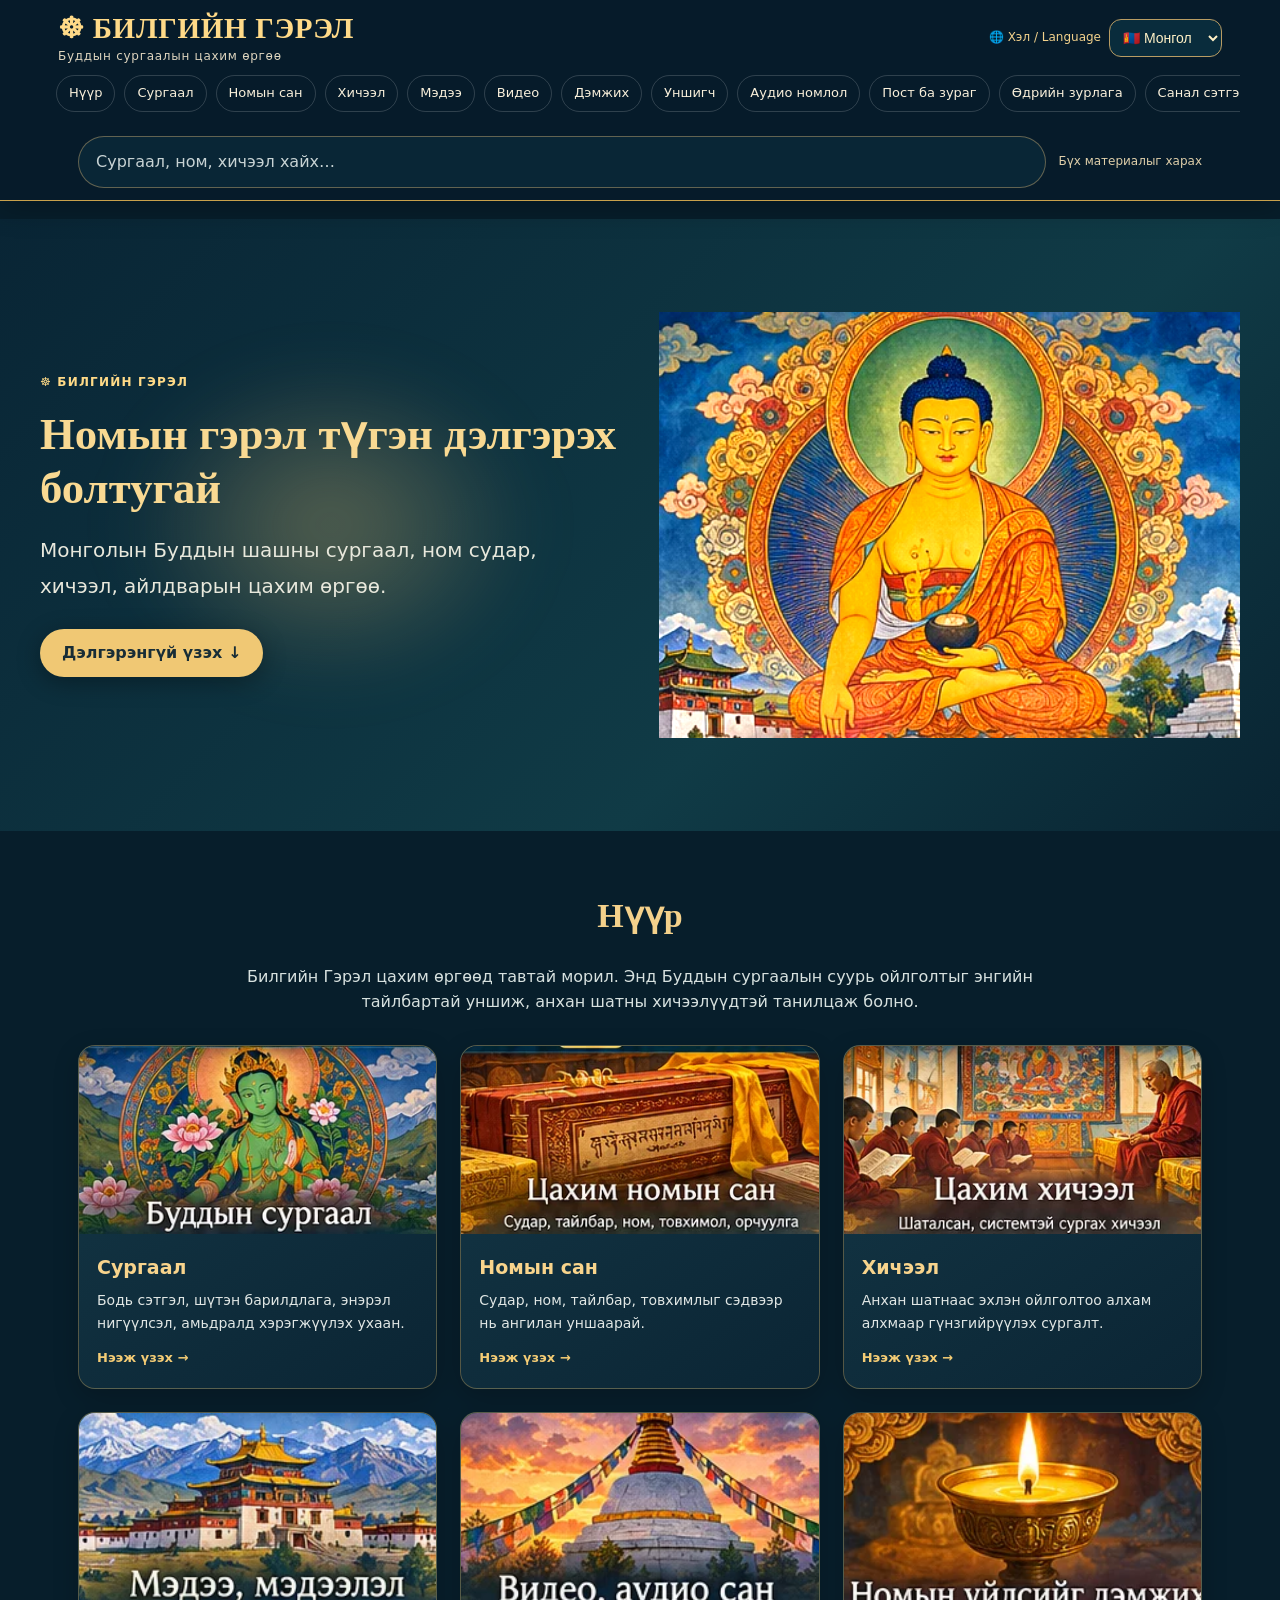
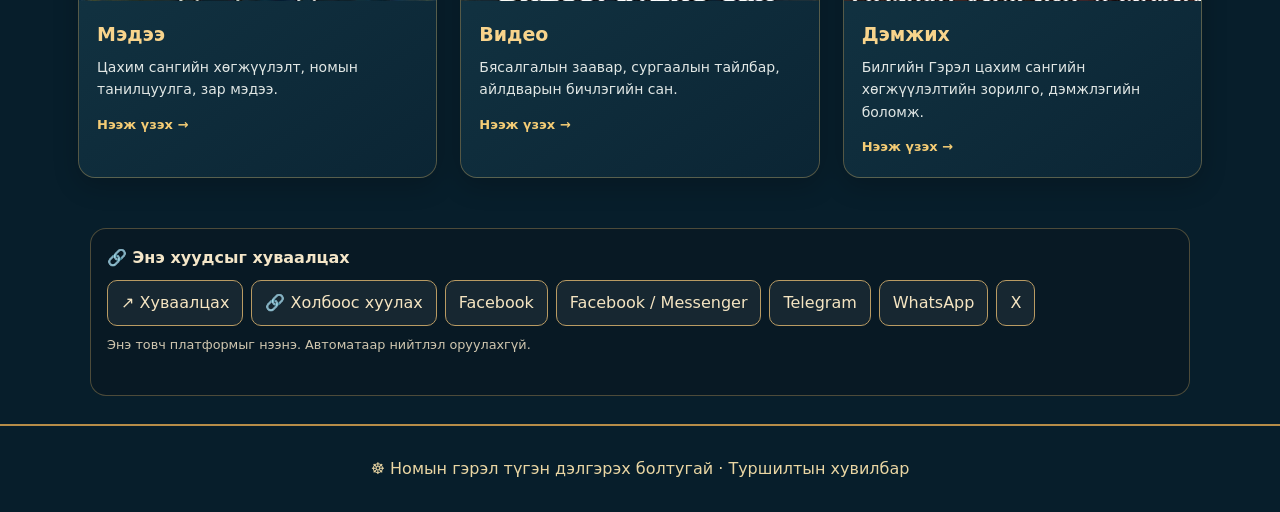
<file: index.html>
<!DOCTYPE html>

<html lang="mn"><head><meta charset="utf-8"/><meta content="width=device-width,initial-scale=1" name="viewport"/><meta content="#071e2b" name="theme-color"/><title>Билгийн Гэрэл — Буддын сургаалын цахим өргөө</title><style>*{box-sizing:border-box}html{scroll-behavior:smooth}body{margin:0;background:#071e2b;color:#f9f0db;font-family:system-ui,-apple-system,"Segoe UI",Arial,sans-serif;line-height:1.6}a{color:inherit}a:focus-visible{outline:3px solid #f8cb6c;outline-offset:4px}header{position:sticky;top:0;z-index:20;background:#071c2bf2;border-bottom:1px solid #c9a14c;backdrop-filter:blur(12px)}.head{max-width:1200px;margin:auto;display:flex;align-items:center;justify-content:space-between;gap:12px;padding:12px 18px}.brand{text-decoration:none;color:#ffda88;font:bold clamp(20px,3vw,29px) Georgia,serif;line-height:1.15}.brand small{display:block;color:#ded5bf;font:12px system-ui;margin-top:4px}.nav{display:flex;gap:5px;flex-wrap:wrap;justify-content:center;max-width:1200px;margin:auto;padding:0 10px 11px}.nav a{text-decoration:none;border:1px solid #ffffff2a;border-radius:999px;padding:7px 12px;font-size:13px}.nav a:hover,.nav a[aria-current=page]{background:#efc977;color:#142c37;border-color:#efc977}.hero{min-height:clamp(330px,48vw,570px);position:relative;display:grid;place-items:center;text-align:center;isolation:isolate;overflow:hidden;background:#1d4553}.hero:before{content:"";position:absolute;inset:0;z-index:-2;background-image:linear-gradient(180deg,#04152242,#05152280 55%,#061b2bee),var(--hero);background-position:center;background-size:cover;animation:reveal 1.1s ease both,zoom 24s ease-in-out infinite alternate}.hero:after{content:"";position:absolute;inset:0;z-index:-1;background:radial-gradient(ellipse,#061c2a24 0%,#04162270 90%)}.hero-inner{padding:38px 18px;max-width:900px;text-shadow:0 3px 14px #000}.eyebrow{color:#ffda87;font-weight:700;letter-spacing:.1em;font-size:12px}.hero h1{font:bold clamp(30px,6vw,60px) Georgia,serif;color:#ffdc91;line-height:1.16;margin:13px auto}.hero p{font-size:clamp(14px,2vw,20px);max-width:680px;margin:0 auto}.cta{display:inline-block;text-decoration:none;background:#f0c874;color:#182d36;border-radius:30px;padding:11px 22px;font-weight:750;margin-top:22px;box-shadow:0 5px 25px #0005}.container{max-width:1160px;margin:auto;padding:36px 18px 64px}.intro{max-width:820px;margin:0 auto 30px;text-align:center}.intro h2{font:700 clamp(23px,4vw,34px) Georgia,serif;color:#f4d18b}.intro p{color:#d7e1df}.grid{display:grid;grid-template-columns:repeat(3,minmax(0,1fr));gap:18px}.card{display:block;text-decoration:none;background:#102f3d;border:1px solid #ad8c4a78;border-radius:17px;overflow:hidden;box-shadow:0 8px 26px #0003;transition:transform .25s,box-shadow .25s}.card:hover{transform:translateY(-5px);box-shadow:0 14px 30px #0007}.card img{width:100%;aspect-ratio:16/9;object-fit:cover;display:block}.card .content{padding:18px}.card h3{margin:0 0 7px;color:#f8d48c;font-size:19px}.card p{font-size:14px;color:#e1e7e5;margin:0 0 10px}.more{color:#f4cc75;font-weight:700;font-size:13px}.article{max-width:800px;margin:auto;background:#102d3b;border:1px solid #c5a35c69;border-radius:18px;padding:clamp(20px,5vw,45px)}.article h2{color:#f5d18b;font:700 clamp(24px,4vw,36px) Georgia,serif}.article p{white-space:pre-line;font-size:16px;line-height:1.95}.back{display:inline-block;margin-bottom:12px;color:#f4cf80}.notice{border-left:3px solid #e8c77d;padding:14px 18px;background:#1d3a44;color:#e6dfc9;border-radius:6px;margin-top:22px}.foot{background:#061724;border-top:1px solid #947641;padding:28px 16px;text-align:center;color:#d8cbaa;font-size:13px}.foot b{color:#f6d38b}.section-tiles{margin-top:24px}.tag{color:#f0cc86;font-size:12px;letter-spacing:.06em}@keyframes reveal{from{opacity:.35}to{opacity:1}}@keyframes zoom{from{transform:scale(1)}to{transform:scale(1.08)}}@media(max-width:800px){.grid{grid-template-columns:repeat(2,minmax(0,1fr))}.nav{flex-wrap:nowrap;justify-content:flex-start;overflow-x:auto;scrollbar-width:thin;padding-bottom:10px}.nav a{white-space:nowrap;flex:none}.hero{min-height:370px}}@media(max-width:520px){.grid{grid-template-columns:1fr}.head{padding:11px 14px}.hero{min-height:350px}.hero-inner{padding:25px 16px}.container{padding:25px 14px 45px}.card img{aspect-ratio:2/1}}@media(prefers-reduced-motion:reduce){*,*:before,*:after{animation:none!important;transition:none!important;scroll-behavior:auto!important}}

.page-section{scroll-margin-top:116px;border-bottom:2px solid #b68c48;min-height:55vh} .page-section:not(:first-child){padding-top:18px}.page-section:not(:first-child) .hero{min-height:290px} .page-section:target{animation:pageIn .55s ease both}@keyframes pageIn{from{opacity:.45;transform:translateY(15px)}to{opacity:1;transform:translateY(0)}} .nav{overflow-x:auto;flex-wrap:nowrap;justify-content:flex-start;scrollbar-width:thin}.nav a{white-space:nowrap;flex:none} .page-section .container{padding-bottom:32px} @media(prefers-reduced-motion:reduce){*,*:before,*:after{animation:none!important;scroll-behavior:auto!important}}
/* 2026 design refresh */
:root{color-scheme:dark;--gold:#f4d18b;--ink:#071e2b}body{overflow-x:hidden}html{scroll-padding-top:128px}header{box-shadow:0 6px 28px #0004}.head{min-height:68px}.brand{letter-spacing:.025em}.nav{gap:9px;padding:0 16px 12px}.nav a{transition:background .2s,transform .2s}.nav a:active{transform:scale(.96)}.card{background:linear-gradient(145deg,#143746,#0b2534);border-color:#d4af635c}.card img{background:#1b4350}.card .content{min-height:125px}.article{box-shadow:0 20px 70px #0003}.article p{overflow-wrap:anywhere}.hero:after{pointer-events:none}.tool-row{max-width:1160px;margin:0 auto;padding:12px 18px;display:flex;align-items:center;gap:12px;flex-wrap:wrap}.search-input{flex:1;min-width:180px;border:1px solid #bba06d80;border-radius:999px;background:#092636;color:#fff;padding:12px 17px;font:inherit}.search-input::placeholder{color:#c8d3d4}.tool-note{font-size:12px;color:#dfcfaa}.quick-btn{border:1px solid #caa65d;border-radius:999px;background:#163947;color:#f9dda0;padding:9px 14px;cursor:pointer;font:inherit}.lesson-actions{display:flex;gap:8px;flex-wrap:wrap;margin-top:14px}.lesson-btn{border:1px solid #cba763;border-radius:10px;padding:9px 12px;color:#ffe4a7;background:#173c48;cursor:pointer;font:inherit}.lesson-btn[aria-pressed=true]{background:#f1ce86;color:#08202c}.reading-guide{background:#0b2b39;border:1px solid #bda06755;border-radius:16px;padding:20px;margin:22px auto;max-width:800px}.reading-guide h3{color:#f4d18b;margin-top:0}.reading-guide p{margin:9px 0}.search-empty{padding:16px;color:#f2d69b}.mobile-top{display:none}.skip-link{position:absolute;left:-999px;top:0;background:#f4d18b;color:#081d29;padding:10px;z-index:100}.skip-link:focus{left:8px}@media(max-width:640px){.head{min-height:58px}.brand{font-size:20px}.mobile-top{display:flex;align-items:center;gap:9px}.nav{scroll-snap-type:x proximity}.nav a{scroll-snap-align:start;min-height:39px;display:inline-flex;align-items:center}.hero{min-height:320px}.hero h1{font-size:clamp(29px,9vw,42px)}.card .content{padding:16px}.article{border-radius:12px;padding:20px 17px}.tool-row{padding:10px 14px}.page-section{scroll-margin-top:112px}}@media(min-width:1200px){.grid{gap:23px}.card img{aspect-ratio:1.9}}
.card[hidden]{display:none!important}
/* Билгийн Гэрэл · хөдөлгөөнт, дасан зохицох загвар */
.menu-toggle{display:none;align-items:center;gap:9px;background:#173c4b;color:#ffe0a0;border:1px solid #d9b66b;border-radius:12px;padding:10px 14px;font-weight:750;font-size:15px;cursor:pointer}
.menu-toggle svg{width:22px;height:22px;stroke:currentColor;fill:none;stroke-width:2;stroke-linecap:round}
.hero:before{animation:reveal 1.1s ease both,zoom 32s ease-in-out infinite alternate;background-position:center 43%;filter:saturate(1.08) brightness(1.1)}
.hero:after{background:radial-gradient(ellipse at 50% 38%,transparent 0%,#04182742 64%,#041827b3 100%)}
.hero-inner{position:relative;z-index:1;animation:heroRise .8s ease both}
.hero .cta{transition:transform .25s ease,box-shadow .25s ease}
.hero .cta:hover{transform:translateY(-3px);box-shadow:0 10px 28px #0007}
.card{transition:transform .35s ease,box-shadow .35s ease,border-color .35s ease}
.card:hover{transform:translateY(-6px);box-shadow:0 16px 36px #0005}
@keyframes heroRise{from{opacity:0;transform:translateY(16px)}to{opacity:1;transform:translateY(0)}}
@keyframes softGlow{0%,100%{opacity:.25;transform:scale(.96)}50%{opacity:.5;transform:scale(1.06)}}
.hero .hero-inner:before{content:"";position:absolute;inset:3% 14%;z-index:-1;pointer-events:none;background:radial-gradient(ellipse,#f3ca7655,transparent 68%);filter:blur(34px);animation:softGlow 9s ease-in-out infinite}
.reveal-on-scroll{opacity:0;transform:translateY(17px);transition:opacity .65s ease,transform .65s ease}
.reveal-on-scroll.is-visible{opacity:1;transform:none}
@media(max-width:720px){
 .head{padding:12px 16px;min-height:76px}.brand{font-size:clamp(20px,5.2vw,25px)}
 .menu-toggle{display:inline-flex;flex-shrink:0}
 header .nav{display:grid;grid-template-columns:repeat(2,minmax(0,1fr));gap:9px;max-height:0;overflow:hidden;visibility:hidden;opacity:0;padding:0 16px;margin:0;transition:max-height .36s ease,opacity .3s ease,padding .3s ease,visibility .3s}
 header.menu-open .nav{max-height:400px;visibility:visible;opacity:1;padding:10px 16px 16px}
 header .nav a{font-size:15px;text-align:center;padding:12px 8px;background:#103545;border-radius:12px}
 .hero{min-height:clamp(380px,75svh,570px)}
 .hero h1{font-size:clamp(29px,8.4vw,43px);line-height:1.16;max-width:580px}
 .hero-inner{padding:34px 20px 40px}
 .hero p{font-size:clamp(14px,3.8vw,17px);line-height:1.55}
 .hero:before{background-position:center 40%}
 .hero .cta{font-size:16px;padding:11px 20px}
}
@media(max-width:390px){.brand{font-size:19px}.brand small{font-size:10px}.menu-toggle{padding:9px 11px;font-size:14px}}
@media(prefers-reduced-motion:reduce){html{scroll-behavior:auto}.hero:before,.hero-inner,.hero .hero-inner:before{animation:none!important}.reveal-on-scroll{opacity:1;transform:none;transition:none}.card,.hero .cta{transition:none}}

/* International library extension — keeps existing layout and content */
.head{flex-wrap:wrap}.locale-control{display:flex;align-items:center;gap:8px;margin-left:auto}.locale-control label{font-size:12px;color:#f3d28c}.locale-control select{max-width:160px;background:#092c3c;color:#fff1c6;border:1px solid #b89c63;border-radius:12px;padding:9px;font-size:14px}.world-library{max-width:1150px;margin:32px auto 60px;padding:26px;border:1px solid #b08a4b;border-radius:22px;background:linear-gradient(135deg,#0d3442,#071f2c);box-shadow:0 16px 44px #0003}.world-head{text-align:center}.world-head>span{letter-spacing:.17em;color:#c9aa70;font-size:11px}.world-head h2{font-size:clamp(25px,4vw,38px);color:#f2d28b;margin:12px 0}.world-head p{max-width:750px;margin:0 auto 24px;line-height:1.65}.world-filters{display:grid;grid-template-columns:2fr 1fr;gap:12px;margin:20px 0}.world-filters input,.world-filters select{width:100%;min-width:0;background:#082432;color:#f6e9ce;border:1px solid #9b8357;border-radius:12px;padding:14px}.world-grid{display:grid;grid-template-columns:repeat(3,minmax(0,1fr));gap:16px}.world-card{border:1px solid #5b6670;border-radius:17px;background:#103b49;padding:22px;min-width:0;transition:transform .25s ease,border-color .25s ease}.world-card:hover{transform:translateY(-4px);border-color:#e2bd76}.world-symbol{font-size:29px}.world-card h3{color:#f3d28c;margin:12px 0 4px;font-size:20px}.world-card small{color:#b8cbd0}.world-card p{line-height:1.6}.world-status{display:inline-block;color:#d7c7a5;border:1px solid #857554;border-radius:99px;padding:5px 9px;font-size:11px}.world-disclaimer{font-size:13px;color:#c6c8c4;margin:20px 0 0}@media(max-width:740px){.head{gap:10px}.locale-control{order:3;width:100%;justify-content:flex-end}.world-library{padding:16px;margin:24px 12px}.world-grid{grid-template-columns:repeat(2,minmax(0,1fr))}.world-filters{grid-template-columns:1fr}.world-card{padding:15px}.world-card h3{font-size:17px}}@media(max-width:420px){.world-grid{grid-template-columns:1fr}}@media(prefers-reduced-motion:reduce){.world-card{transition:none}.world-card:hover{transform:none}}
</style><style>
/* Нэг удаад нэг үндсэн хуудас */
.page-section{display:none!important}
.page-section.active-page{display:block!important;animation:pageEnter .35s ease both}
@keyframes pageEnter{from{opacity:.5;transform:translateY(10px)}to{opacity:1;transform:none}}
.nav a[aria-current="page"]{color:#ffe0a0;border-color:#d7ac66}
@media(prefers-reduced-motion:reduce){.page-section.active-page{animation:none}}
</style><meta content="Билгийн Гэрэл — Буддын сургаал, хичээл, олон улсын номын сан, мэдээ, видео номлолын цахим өргөө." name="description"/><meta content="website" property="og:type"/><meta content="Билгийн Гэрэл" property="og:site_name"/><meta content="Билгийн Гэрэл — Буддын сургаалын цахим өргөө" property="og:title"/><meta content="Буддын сургаал, номын сан, хичээл, мэдээ, видео номлолыг нэг дороос." property="og:description"/><meta content="https://bilgiin-gerel.vercel.app/" property="og:url"/><meta content="summary" name="twitter:card"/><meta content="Буддын сургаал, номын сан, хичээл, мэдээ, видео номлолыг нэг дороос." name="twitter:description"/><meta content="mn_MN" property="og:locale"/><meta content="Билгийн Гэрэл" name="twitter:title"/><link href="https://bilgiin-gerel.vercel.app/" rel="canonical"/><style>
.bg-share{margin:18px auto 28px;max-width:1100px;padding:16px;border:1px solid rgba(203,169,98,.35);border-radius:16px;background:rgba(10,25,35,.75);color:#f4e6c8}
.bg-share-title{font-size:1rem;font-weight:700;margin-bottom:10px}.bg-share-links{display:flex;flex-wrap:wrap;gap:8px}
.bg-share button,.bg-share a{display:inline-flex;align-items:center;justify-content:center;gap:5px;min-height:42px;padding:9px 13px;border:1px solid #b99b63;border-radius:10px;background:rgba(255,255,255,.06);color:#f5e5c2;text-decoration:none;font:inherit;cursor:pointer}
.bg-share button:focus-visible,.bg-share a:focus-visible{outline:3px solid #fff;outline-offset:2px}
.bg-share-note{font-size:.8rem;opacity:.85;margin-top:9px}.bg-share-feedback{font-size:.85rem;min-height:1.4em;margin-top:5px}
</style><style>
.skip-to-content{position:absolute;left:12px;top:-90px;z-index:999;background:#f3ce79;color:#132938;padding:12px 18px;border-radius:8px}
.skip-to-content:focus{top:10px}
button:focus-visible,select:focus-visible,input:focus-visible{outline:3px solid #f5d077;outline-offset:3px}
@media(prefers-reduced-motion:reduce){*,*::before,*::after{scroll-behavior:auto!important;animation-duration:.01ms!important;transition-duration:.01ms!important}}
</style><link href="/favicon.svg" rel="icon" type="image/svg+xml"/><link href="/site.webmanifest" rel="manifest"/><style>
/* Нүүр хуудасны бүтэн дүр: зургийг огт тайрахгүй */
#nuur .hero-home-full{display:grid;grid-template-columns:minmax(0,1fr) minmax(360px,1fr);align-items:center;min-height:520px;gap:clamp(12px,3vw,44px);padding:clamp(22px,4vw,56px) max(20px,calc((100vw - 1200px)/2));overflow:hidden;background:linear-gradient(135deg,#092535,#103b46 65%,#092432);isolation:isolate}
#nuur .hero-home-full::before{content:"";position:relative;inset:auto;z-index:auto;display:block;width:100%;height:min(66vw,510px);min-height:360px;background-image:var(--hero);background-repeat:no-repeat;background-size:contain;background-position:center;animation:homeImageEnter .7s ease-out both;grid-column:2;grid-row:1}
#nuur .hero-home-full::after{display:none}
#nuur .hero-home-full .hero-inner{grid-column:1;grid-row:1;text-align:left;padding:24px 0;max-width:620px;text-shadow:none}
#nuur .hero-home-full h1{font-size:clamp(31px,3.5vw,54px);line-height:1.2;margin:16px 0;color:#f9d992}
#nuur .hero-home-full p{margin:0;max-width:570px;color:#e8e8dc;line-height:1.8}
#nuur .hero-home-full .cta{margin-top:25px}
@keyframes homeImageEnter{from{opacity:.3;transform:translateY(12px)}to{opacity:1;transform:none}}
@media(max-width:800px){
 #nuur .hero-home-full{grid-template-columns:minmax(0,1fr);gap:4px;min-height:0;padding:24px 18px 38px}
 #nuur .hero-home-full::before{grid-column:1;grid-row:1;width:100%;height:auto;min-height:0;aspect-ratio:450/330;background-size:contain}
 #nuur .hero-home-full .hero-inner{grid-column:1;grid-row:2;text-align:center;padding:14px 0 0;max-width:100%}
 #nuur .hero-home-full h1{font-size:clamp(28px,6.2vw,42px);margin:12px auto}
 #nuur .hero-home-full p{margin:auto}
}
@media(prefers-reduced-motion:reduce){#nuur .hero-home-full::before{animation:none}}
</style><link rel="stylesheet" href="site-enhancements.css"></head><body><a class="skip-to-content" href="#main-content">Үндсэн агуулга руу шилжих</a><header><div class="head"><a class="brand" href="#nuur">☸ БИЛГИЙН ГЭРЭЛ<small>Буддын сургаалын цахим өргөө</small></a><button aria-controls="main-nav" aria-expanded="false" class="menu-toggle" id="mobile-menu-toggle" type="button"><svg aria-hidden="true" viewbox="0 0 24 24"><path d="M4 6h16M4 12h16M4 18h16"></path></svg><span>Цэс</span></button><div class="locale-control"><label for="site-language">🌐 <span id="lang-label">Хэл / Language</span></label><select aria-label="Сайтын хэл сонгох" id="site-language"><option value="mn">🇲🇳 Монгол</option><option value="en">🇬🇧 English</option><option value="bo">🏔️ བོད་སྐད།</option><option value="zh">🇨🇳 中文</option><option value="ja">🇯🇵 日本語</option><option value="ko">🇰🇷 한국어</option><option value="ru">🇷🇺 Русский</option></select></div></div><nav aria-label="Үндсэн цэс" class="nav" id="main-nav"><a href="#nuur">Нүүр</a><a href="#surgaal">Сургаал</a><a href="#nom">Номын сан</a><a href="#hicheel">Хичээл</a><a href="#medee">Мэдээ</a><a href="#video">Видео</a><a href="#demjih">Дэмжих</a></nav><div class="tool-row" role="search"><input aria-label="Сайтын материал хайх" class="search-input" id="site-search" placeholder="Сургаал, ном, хичээл хайх…" type="search"/><span aria-live="polite" class="tool-note" id="search-status">Бүх материалыг харах</span></div></header><main id="main-content" tabindex="-1"><section class="page-section" id="nuur"><section class="hero hero-home-full" style="--hero:url(79958f220a.webp)"><div class="hero-inner"><div class="eyebrow">☸ БИЛГИЙН ГЭРЭЛ</div><h1>Номын гэрэл түгэн дэлгэрэх болтугай</h1><p>Монголын Буддын шашны сургаал, ном судар, хичээл, айлдварын цахим өргөө.</p><a class="cta" href="#nuur-aguulga">Дэлгэрэнгүй үзэх ↓</a></div></section><section class="container" id="nuur-aguulga"><div class="intro"><h2>Нүүр</h2><p>Билгийн Гэрэл цахим өргөөд тавтай морил. Энд Буддын сургаалын суурь ойлголтыг энгийн тайлбартай уншиж, анхан шатны хичээлүүдтэй танилцаж болно.</p></div><div class="grid section-tiles"><a class="card" href="#surgaal"><img alt="Сургаал хэсгийн дүрслэл" decoding="async" loading="lazy" src="531368ead0.webp"/><div class="content"><h3>Сургаал</h3><p>Бодь сэтгэл, шүтэн барилдлага, энэрэл нигүүлсэл, амьдралд хэрэгжүүлэх ухаан.</p><span class="more">Нээж үзэх →</span></div></a><a class="card" href="#nom"><img alt="Номын сан хэсгийн дүрслэл" decoding="async" loading="lazy" src="d9f9c46c89.webp"/><div class="content"><h3>Номын сан</h3><p>Судар, ном, тайлбар, товхимлыг сэдвээр нь ангилан уншаарай.</p><span class="more">Нээж үзэх →</span></div></a><a class="card" href="#hicheel"><img alt="Хичээл хэсгийн дүрслэл" decoding="async" loading="lazy" src="152317cc2b.webp"/><div class="content"><h3>Хичээл</h3><p>Анхан шатнаас эхлэн ойлголтоо алхам алхмаар гүнзгийрүүлэх сургалт.</p><span class="more">Нээж үзэх →</span></div></a><a class="card" href="#medee"><img alt="Мэдээ хэсгийн дүрслэл" decoding="async" loading="lazy" src="92716e11ae.webp"/><div class="content"><h3>Мэдээ</h3><p>Цахим сангийн хөгжүүлэлт, номын танилцуулга, зар мэдээ.</p><span class="more">Нээж үзэх →</span></div></a><a class="card" href="#video"><img alt="Видео хэсгийн дүрслэл" decoding="async" loading="lazy" src="8efbda7714.webp"/><div class="content"><h3>Видео</h3><p>Бясалгалын заавар, сургаалын тайлбар, айлдварын бичлэгийн сан.</p><span class="more">Нээж үзэх →</span></div></a><a class="card" href="#demjih"><img alt="Дэмжих хэсгийн дүрслэл" decoding="async" loading="lazy" src="f03031e0bd.webp"/><div class="content"><h3>Дэмжих</h3><p>Билгийн Гэрэл цахим сангийн хөгжүүлэлтийн зорилго, дэмжлэгийн боломж.</p><span class="more">Нээж үзэх →</span></div></a></div></section><div class="bg-share" data-share-section="nuur"><div class="bg-share-title">🔗 Энэ хуудсыг хуваалцах</div><div class="bg-share-links"><button data-share="native" type="button">↗ Хуваалцах</button><button data-share="copy" type="button">🔗 Холбоос хуулах</button><button data-share="facebook" type="button">Facebook</button><button data-share="messenger" title="Facebook-ийн хуваалцах цонх нээнэ; Messenger-ийг тэндээс сонгож болно" type="button">Facebook / Messenger</button><button data-share="telegram" type="button">Telegram</button><button data-share="whatsapp" type="button">WhatsApp</button><button data-share="x" type="button">X</button></div><div class="bg-share-note">Хуваалцах товч нь сонгосон платформыг нээнэ. Автоматаар нийтлэл оруулахгүй.</div><div aria-live="polite" class="bg-share-feedback" role="status"></div></div></section><section class="page-section" id="surgaal"><section class="hero" style="--hero:url(531368ead0.webp)"><div class="hero-inner"><div class="eyebrow">☸ БИЛГИЙН ГЭРЭЛ</div><h1>Буддын сургаал</h1><p>Бодь сэтгэл, шүтэн барилдлага, энэрэл нигүүлсэл, амьдралд хэрэгжүүлэх ухаан.</p><a class="cta" href="#surgaal-aguulga">Дэлгэрэнгүй үзэх ↓</a></div></section><section class="container" id="surgaal-aguulga"><div class="intro"><h2>Сургаал</h2><p>Сургаалын гол ойлголтуудыг эхлэгчдэд зориулан хураангуйллаа. Эдгээр нь уламжлалт судрын бүрэн орчуулга бус, танин мэдэхүйн тайлбар юм.</p></div><div class="grid section-tiles"><a class="card" href="#unshih-1"><img alt="Хутагтын дөрвөн үнэн сэдвийн дүрслэл" decoding="async" loading="lazy" src="531368ead0.webp"/><div class="content"><span class="tag">Сургаал</span><h3>Хутагтын дөрвөн үнэн</h3><p>Зовлон, түүний шалтгаан, гэтлэхүй, гэтлэх мөр.</p><span class="more">Дэлгэрэнгүй унших →</span></div></a><a class="card" href="#unshih-2"><img alt="Бодь сэтгэл сэдвийн дүрслэл" decoding="async" loading="lazy" src="531368ead0.webp"/><div class="content"><span class="tag">Сургаал</span><h3>Бодь сэтгэл</h3><p>Хамаг амьтны тусын тулд гэгээрэлд тэмүүлэх эрхэм сэтгэл.</p><span class="more">Дэлгэрэнгүй унших →</span></div></a><a class="card" href="#unshih-3"><img alt="Шүтэн барилдлага сэдвийн дүрслэл" decoding="async" loading="lazy" src="531368ead0.webp"/><div class="content"><span class="tag">Сургаал</span><h3>Шүтэн барилдлага</h3><p>Аливаа үзэгдэл шалтгаан, нөхцөлөөс хамааран үүсдэг.</p><span class="more">Дэлгэрэнгүй унших →</span></div></a><a class="card" href="#unshih-4"><img alt="Арван хар нүгэл ба арван цагаан буян сэдвийн дүрслэл" decoding="async" loading="lazy" src="531368ead0.webp"/><div class="content"><span class="tag">Сургаал</span><h3>Арван хар нүгэл ба арван цагаан буян</h3><p>Бие, хэл, сэтгэлийн үйлээ хянах тухай.</p><span class="more">Дэлгэрэнгүй унших →</span></div></a></div></section><div class="bg-share" data-share-section="surgaal"><div class="bg-share-title">🔗 Энэ хуудсыг хуваалцах</div><div class="bg-share-links"><button data-share="native" type="button">↗ Хуваалцах</button><button data-share="copy" type="button">🔗 Холбоос хуулах</button><button data-share="facebook" type="button">Facebook</button><button data-share="messenger" title="Facebook-ийн хуваалцах цонх нээнэ; Messenger-ийг тэндээс сонгож болно" type="button">Facebook / Messenger</button><button data-share="telegram" type="button">Telegram</button><button data-share="whatsapp" type="button">WhatsApp</button><button data-share="x" type="button">X</button></div><div class="bg-share-note">Хуваалцах товч нь сонгосон платформыг нээнэ. Автоматаар нийтлэл оруулахгүй.</div><div aria-live="polite" class="bg-share-feedback" role="status"></div></div></section><section class="page-section" id="nom"><section class="hero" style="--hero:url(d9f9c46c89.webp)"><div class="hero-inner"><div class="eyebrow">☸ БИЛГИЙН ГЭРЭЛ</div><h1>Цахим номын сан</h1><p>Судар, ном, тайлбар, товхимлыг сэдвээр нь ангилан уншаарай.</p><a class="cta" href="#nom-aguulga">Дэлгэрэнгүй үзэх ↓</a></div></section><section class="container" id="nom-aguulga"><div class="intro"><h2>Номын сан</h2><p>Номын сангийн туршилтын хэсэгт зохиогчийн эрхийн асуудалгүй, шинээр бичсэн товч тайлбаруудыг байршуулсан. Баталгаажуулсан эх судруудыг цаашид нэмж болно.</p></div><div class="grid section-tiles"><a class="card" href="#unshih-5"><img alt="Гурван эрдэнийн тухай товч уншлага сэдвийн дүрслэл" decoding="async" loading="lazy" src="d9f9c46c89.webp"/><div class="content"><span class="tag">Номын сан</span><h3>Гурван эрдэнийн тухай товч уншлага</h3><p>Бурхан, Ном, Хувраг гурвын утга.</p><span class="more">Дэлгэрэнгүй унших →</span></div></a><a class="card" href="#unshih-6"><img alt="Өдөр тутмын бясалгалын товхимол сэдвийн дүрслэл" decoding="async" loading="lazy" src="d9f9c46c89.webp"/><div class="content"><span class="tag">Номын сан</span><h3>Өдөр тутмын бясалгалын товхимол</h3><p>Анхаарал, амьсгал, эргэцүүллийн энгийн дадал.</p><span class="more">Дэлгэрэнгүй унших →</span></div></a><a class="card" href="#unshih-7"><img alt="Шантидэвагийн сургаалтай танилцах нь сэдвийн дүрслэл" decoding="async" loading="lazy" src="d9f9c46c89.webp"/><div class="content"><span class="tag">Номын сан</span><h3>Шантидэвагийн сургаалтай танилцах нь</h3><p>«Бодьсадвын явдалд орохуй» бүтээлийн сэдэвчилсэн танилцуулга.</p><span class="more">Дэлгэрэнгүй унших →</span></div></a></div><section class="world-library" id="world-library"><div class="world-head"><span>☸ INTERNATIONAL LIBRARY</span><h2 id="world-title">Олон улсын номын сан</h2><p id="world-note">Энэ хэсэгт дэлхийн олон орны эх судар, тайлбар, орчуулгыг эх сурвалж болон зохиогчийн эрхийг нягталсны дараа нэмнэ.</p></div><div class="world-filters"><input aria-label="Номын сангийн хайлт" id="world-search" placeholder="Номын нэр, хэл, сэдвээр хайх" type="search"/><select aria-label="Номын сангийн төрөл" id="world-filter"><option value="all">Бүх сан</option><option value="mn">Монгол номын сан</option><option value="bo">Төвөд номын сан</option><option value="pi">Пали судрын сан</option><option value="sa">Санскрит судрын сан</option><option value="zh">Хятад судрын сан</option><option value="other">Дэлхийн бусад орны сан</option></select></div><div class="world-grid"><article class="world-card" data-coll="mn" data-search="Монгол номын сан Mongolian texts Монгол хэл дээрх сургаал, тайлбар, ном судар"><span class="world-symbol">☸</span><h3>Монгол номын сан</h3><small>Mongolian texts</small><p>Монгол хэл дээрх сургаал, тайлбар, ном судар</p><span class="world-status">Материал нэмэхээр төлөвлөсөн</span></article><article class="world-card" data-coll="bo" data-search="Төвөд номын сан Tibetan texts Канжуур, Данжуур, төвөд хэлний тайлбар зохиол"><span class="world-symbol">📜</span><h3>Төвөд номын сан</h3><small>Tibetan texts</small><p>Канжуур, Данжуур, төвөд хэлний тайлбар зохиол</p><span class="world-status">Материал нэмэхээр төлөвлөсөн</span></article><article class="world-card" data-coll="pi" data-search="Пали судрын сан Pali Canon Типитака, Никая болон тайлбарууд"><span class="world-symbol">🍃</span><h3>Пали судрын сан</h3><small>Pali Canon</small><p>Типитака, Никая болон тайлбарууд</p><span class="world-status">Материал нэмэхээр төлөвлөсөн</span></article><article class="world-card" data-coll="sa" data-search="Санскрит судрын сан Sanskrit texts Их хөлгөний судар, шастирын эх сурвалж"><span class="world-symbol">🪷</span><h3>Санскрит судрын сан</h3><small>Sanskrit texts</small><p>Их хөлгөний судар, шастирын эх сурвалж</p><span class="world-status">Материал нэмэхээр төлөвлөсөн</span></article><article class="world-card" data-coll="zh" data-search="Хятад судрын сан Chinese texts Хятад хэлний Буддын судар, тайлбар"><span class="world-symbol">📖</span><h3>Хятад судрын сан</h3><small>Chinese texts</small><p>Хятад хэлний Буддын судар, тайлбар</p><span class="world-status">Материал нэмэхээр төлөвлөсөн</span></article><article class="world-card" data-coll="other" data-search="Дэлхийн бусад орны сан World collections Англи, Япон, Солонгос, Орос болон бусад хэл"><span class="world-symbol">🌏</span><h3>Дэлхийн бусад орны сан</h3><small>World collections</small><p>Англи, Япон, Солонгос, Орос болон бусад хэл</p><span class="world-status">Материал нэмэхээр төлөвлөсөн</span></article></div><p hidden="" id="world-empty">Илэрц олдсонгүй.</p><p class="world-disclaimer" id="world-disclaimer">Одоогоор эдгээр нь номын сангийн ангилал юм. Бодит судар, PDF болон орчуулгыг эх сурвалж, зөвшөөрлийг баталгаажуулсны дараа байршуулна.</p></section></section><div class="bg-share" data-share-section="nom"><div class="bg-share-title">🔗 Энэ хуудсыг хуваалцах</div><div class="bg-share-links"><button data-share="native" type="button">↗ Хуваалцах</button><button data-share="copy" type="button">🔗 Холбоос хуулах</button><button data-share="facebook" type="button">Facebook</button><button data-share="messenger" title="Facebook-ийн хуваалцах цонх нээнэ; Messenger-ийг тэндээс сонгож болно" type="button">Facebook / Messenger</button><button data-share="telegram" type="button">Telegram</button><button data-share="whatsapp" type="button">WhatsApp</button><button data-share="x" type="button">X</button></div><div class="bg-share-note">Хуваалцах товч нь сонгосон платформыг нээнэ. Автоматаар нийтлэл оруулахгүй.</div><div aria-live="polite" class="bg-share-feedback" role="status"></div></div></section><section class="page-section" id="hicheel"><section class="hero" style="--hero:url(152317cc2b.webp)"><div class="hero-inner"><div class="eyebrow">☸ БИЛГИЙН ГЭРЭЛ</div><h1>Цахим хичээл</h1><p>Анхан шатнаас эхлэн ойлголтоо алхам алхмаар гүнзгийрүүлэх сургалт.</p><a class="cta" href="#hicheel-aguulga">Дэлгэрэнгүй үзэх ↓</a></div></section><section class="container" id="hicheel-aguulga"><div class="intro"><h2>Хичээл</h2><p>Хичээл бүр зорилго, товч тайлбар, өөрийгөө шалгах асуулттай. Дуусгасан хичээлийг энэ төхөөрөмж дээр түр тэмдэглэж болно.</p></div><div class="grid section-tiles"><a class="card" href="#unshih-8"><img alt="Хичээл 1 — Гурван эрдэнэ сэдвийн дүрслэл" decoding="async" loading="lazy" src="152317cc2b.webp"/><div class="content"><span class="tag">Хичээл</span><h3>Хичээл 1 — Гурван эрдэнэ</h3><p>Анхан шат • 10 минут</p><span class="more">Дэлгэрэнгүй унших →</span></div></a><a class="card" href="#unshih-9"><img alt="Хичээл 2 — Үйл ба үр сэдвийн дүрслэл" decoding="async" loading="lazy" src="152317cc2b.webp"/><div class="content"><span class="tag">Хичээл</span><h3>Хичээл 2 — Үйл ба үр</h3><p>Анхан шат • 12 минут</p><span class="more">Дэлгэрэнгүй унших →</span></div></a><a class="card" href="#unshih-10"><img alt="Хичээл 3 — Энэрэл нигүүлсэл сэдвийн дүрслэл" decoding="async" loading="lazy" src="152317cc2b.webp"/><div class="content"><span class="tag">Хичээл</span><h3>Хичээл 3 — Энэрэл нигүүлсэл</h3><p>Анхан шат • 15 минут</p><span class="more">Дэлгэрэнгүй унших →</span></div></a><a class="card" href="#unshih-11"><img alt="Хичээл 4 — Шүтэн барилдлага сэдвийн дүрслэл" decoding="async" loading="lazy" src="152317cc2b.webp"/><div class="content"><span class="tag">Хичээл</span><h3>Хичээл 4 — Шүтэн барилдлага</h3><p>Дунд шатны эхлэл • 18 минут</p><span class="more">Дэлгэрэнгүй унших →</span></div></a></div></section><div class="bg-share" data-share-section="hicheel"><div class="bg-share-title">🔗 Энэ хуудсыг хуваалцах</div><div class="bg-share-links"><button data-share="native" type="button">↗ Хуваалцах</button><button data-share="copy" type="button">🔗 Холбоос хуулах</button><button data-share="facebook" type="button">Facebook</button><button data-share="messenger" title="Facebook-ийн хуваалцах цонх нээнэ; Messenger-ийг тэндээс сонгож болно" type="button">Facebook / Messenger</button><button data-share="telegram" type="button">Telegram</button><button data-share="whatsapp" type="button">WhatsApp</button><button data-share="x" type="button">X</button></div><div class="bg-share-note">Хуваалцах товч нь сонгосон платформыг нээнэ. Автоматаар нийтлэл оруулахгүй.</div><div aria-live="polite" class="bg-share-feedback" role="status"></div></div></section><section class="page-section" id="medee"><section class="hero" style="--hero:url(92716e11ae.webp)"><div class="hero-inner"><div class="eyebrow">☸ БИЛГИЙН ГЭРЭЛ</div><h1>Мэдээ, мэдээлэл</h1><p>Цахим сангийн хөгжүүлэлт, номын танилцуулга, зар мэдээ.</p><a class="cta" href="#medee-aguulga">Дэлгэрэнгүй үзэх ↓</a></div></section><section class="container" id="medee-aguulga"><div class="intro"><h2>Мэдээ</h2><p>Энэ хэсгийн нийтлэлүүд нь сайтын жишиг агуулга бөгөөд бодит хийд, байгууллагын албан ёсны мэдээ биш.</p></div><div class="grid section-tiles"><a class="card" href="#unshih-12"><img alt="Цахим номын өргөөний туршилтын хувилбар сэдвийн дүрслэл" decoding="async" loading="lazy" src="92716e11ae.webp"/><div class="content"><span class="tag">Мэдээ</span><h3>Цахим номын өргөөний туршилтын хувилбар</h3><p>Сайтын хөгжүүлэлтийн тэмдэглэл</p><span class="more">Дэлгэрэнгүй унших →</span></div></a><a class="card" href="#unshih-13"><img alt="Номын сангийн агуулгыг баяжуулах төлөвлөгөө сэдвийн дүрслэл" decoding="async" loading="lazy" src="92716e11ae.webp"/><div class="content"><span class="tag">Мэдээ</span><h3>Номын сангийн агуулгыг баяжуулах төлөвлөгөө</h3><p>Цаашдын ажлын танилцуулга</p><span class="more">Дэлгэрэнгүй унших →</span></div></a></div></section><div class="bg-share" data-share-section="medee"><div class="bg-share-title">🔗 Энэ хуудсыг хуваалцах</div><div class="bg-share-links"><button data-share="native" type="button">↗ Хуваалцах</button><button data-share="copy" type="button">🔗 Холбоос хуулах</button><button data-share="facebook" type="button">Facebook</button><button data-share="messenger" title="Facebook-ийн хуваалцах цонх нээнэ; Messenger-ийг тэндээс сонгож болно" type="button">Facebook / Messenger</button><button data-share="telegram" type="button">Telegram</button><button data-share="whatsapp" type="button">WhatsApp</button><button data-share="x" type="button">X</button></div><div class="bg-share-note">Хуваалцах товч нь сонгосон платформыг нээнэ. Автоматаар нийтлэл оруулахгүй.</div><div aria-live="polite" class="bg-share-feedback" role="status"></div></div></section><section class="page-section" id="video"><section class="hero" style="--hero:url(8efbda7714.webp)"><div class="hero-inner"><div class="eyebrow">☸ БИЛГИЙН ГЭРЭЛ</div><h1>Видео, аудио сан</h1><p>Бясалгалын заавар, сургаалын тайлбар, айлдварын бичлэгийн сан.</p><a class="cta" href="#video-aguulga">Дэлгэрэнгүй үзэх ↓</a></div></section><section class="container" id="video-aguulga"><div class="intro"><h2>Видео</h2><p>Одоогоор бодит видео файл холбогдоогүй. Доорх картуудад цаашид хийх бичлэгүүдийн агуулга, хугацаа, зохиолын төлөвлөгөөг харууллаа.</p></div><div class="grid section-tiles"><a class="card" href="#unshih-14"><img alt="5 минутын анхаарал төвлөрүүлэх дадал сэдвийн дүрслэл" decoding="async" loading="lazy" src="8efbda7714.webp"/><div class="content"><span class="tag">Видео</span><h3>5 минутын анхаарал төвлөрүүлэх дадал</h3><p>Видео зохиол • 5 минут</p><span class="more">Дэлгэрэнгүй унших →</span></div></a><a class="card" href="#unshih-15"><img alt="Бодь сэтгэлийн тухай богино тайлбар сэдвийн дүрслэл" decoding="async" loading="lazy" src="8efbda7714.webp"/><div class="content"><span class="tag">Видео</span><h3>Бодь сэтгэлийн тухай богино тайлбар</h3><p>Reels зохиол • 45 секунд</p><span class="more">Дэлгэрэнгүй унших →</span></div></a></div></section><div class="bg-share" data-share-section="video"><div class="bg-share-title">🔗 Энэ хуудсыг хуваалцах</div><div class="bg-share-links"><button data-share="native" type="button">↗ Хуваалцах</button><button data-share="copy" type="button">🔗 Холбоос хуулах</button><button data-share="facebook" type="button">Facebook</button><button data-share="messenger" title="Facebook-ийн хуваалцах цонх нээнэ; Messenger-ийг тэндээс сонгож болно" type="button">Facebook / Messenger</button><button data-share="telegram" type="button">Telegram</button><button data-share="whatsapp" type="button">WhatsApp</button><button data-share="x" type="button">X</button></div><div class="bg-share-note">Хуваалцах товч нь сонгосон платформыг нээнэ. Автоматаар нийтлэл оруулахгүй.</div><div aria-live="polite" class="bg-share-feedback" role="status"></div></div></section><section class="page-section" id="demjih"><section class="hero" style="--hero:url(f03031e0bd.webp)"><div class="hero-inner"><div class="eyebrow">☸ БИЛГИЙН ГЭРЭЛ</div><h1>Номын үйлсийг дэмжих</h1><p>Билгийн Гэрэл цахим сангийн хөгжүүлэлтийн зорилго, дэмжлэгийн боломж.</p><a class="cta" href="#demjih-aguulga">Дэлгэрэнгүй үзэх ↓</a></div></section><section class="container" id="demjih-aguulga"><div class="intro"><h2>Дэмжих</h2><p>Номын санг баяжуулах, хичээл бэлтгэх, аудио, видео бүтээх ажилд дэмжлэг хэрэгтэй. Энэ туршилтын хувилбарт төлбөр, хандивын систем холбогдоогүй.</p></div><div class="article"><h2>Дэмжлэгийн боломж</h2><p>Билгийн Гэрэл цахим санг олон нийтэд нээлттэй, эх сурвалжтай, хүртээмжтэй болгохоор хөгжүүлж байна. Цаашид ном судар, цахим сургалт, видео айлдвар болон уншлагын санг баяжуулах зорилготой.</p><div class="notice">Одоогоор хандив, төлбөрийн систем холбогдоогүй. Энэ хуудсаар төлбөр шилжүүлэх боломжгүй.</div></div></section><div class="bg-share" data-share-section="demjih"><div class="bg-share-title">🔗 Энэ хуудсыг хуваалцах</div><div class="bg-share-links"><button data-share="native" type="button">↗ Хуваалцах</button><button data-share="copy" type="button">🔗 Холбоос хуулах</button><button data-share="facebook" type="button">Facebook</button><button data-share="messenger" title="Facebook-ийн хуваалцах цонх нээнэ; Messenger-ийг тэндээс сонгож болно" type="button">Facebook / Messenger</button><button data-share="telegram" type="button">Telegram</button><button data-share="whatsapp" type="button">WhatsApp</button><button data-share="x" type="button">X</button></div><div class="bg-share-note">Хуваалцах товч нь сонгосон платформыг нээнэ. Автоматаар нийтлэл оруулахгүй.</div><div aria-live="polite" class="bg-share-feedback" role="status"></div></div></section><section class="page-section" id="unshih-1" data-teacher="Бурхан багш"><section class="hero" style="--hero:url(531368ead0.webp)"><div class="hero-inner"><div class="eyebrow">Сургаал</div><h1>Хутагтын дөрвөн үнэн</h1><p>Зовлон, түүний шалтгаан, гэтлэхүй, гэтлэх мөр.</p></div></section><section class="container"><article class="article"><a class="back" href="#surgaal">← Сургаал хэсэгт буцах</a><h2>Хутагтын дөрвөн үнэн</h2><p>Зовлонгийн үнэн: нөхцөлдсөн амьдралд ханамжгүй байдал, өөрчлөлт, зовлон оршино.

Зовлонгийн шалтгааны үнэн: хүсэл шунал, зууралдал болон мунхагийн нөлөөгөөр зовлон үүснэ.

Зовлонгоос гэтлэхүйн үнэн: зовлонгийн шалтгаан арилах боломжтой.

Гэтлэх мөрийн үнэн: хутагтын найман гишүүнт мөрийг даган хэрэгжүүлнэ.

Эргэцүүлэх нь: Миний өнөөдрийн бухимдал ямар нөхцөлөөс үүсэв?</p><div class="notice">Энэ нь танин мэдэхүйн зориулалттай товч тайлбар бөгөөд эх судрын бүрэн орчуулга биш.</div><div class="reading-guide"><h3>Өдөр тутам хэрэгжүүлэх нь</h3><p>Зовлонг танихдаа зөвхөн биеийн өвдөлтийг бус, өөрчлөгдөх зүйлээс байнгын ханамж эрэх сэтгэлийг ажиглана. Шалтгааныг нь ойлгох нь буруутан хайхаас илүү тустай. Найман гишүүнт мөр нь зөв үзэл, зөв бодол, зөв үг, зөв үйл, зөв амьжиргаа, зөв хичээл зүтгэл, зөв дурдал, зөв төвлөрлөөс бүрдэнэ.</p><p>Эх сурвалжийн чиглэл: Дхаммачаккаппаваттана сутта (SN 56.11). Энд эх сурвалжийг үгчлэн орчуулаагүй.</p></div></article></section></section><section class="page-section" id="unshih-2"><section class="hero" style="--hero:url(531368ead0.webp)"><div class="hero-inner"><div class="eyebrow">Сургаал</div><h1>Бодь сэтгэл</h1><p>Хамаг амьтны тусын тулд гэгээрэлд тэмүүлэх эрхэм сэтгэл.</p></div></section><section class="container"><article class="article"><a class="back" href="#surgaal">← Сургаал хэсэгт буцах</a><h2>Бодь сэтгэл</h2><p>Бодь сэтгэл гэдэг нь зөвхөн өөрийн амар амгаланг бус, хамаг амьтны тусын тулд төгс гэгээрэлд хүрэхийг зорьсон сэтгэл юм.

Өдөр тутмын дадал: «Өнөөдөр миний үг, үйл бусдад тустай байх болтугай» гэж өглөө бүр санаарай.

Энэрэл нигүүлсэл нь бодь сэтгэлийг хөгжүүлэх чухал үндэс болдог.</p><div class="notice">Энэ нь танин мэдэхүйн зориулалттай товч тайлбар бөгөөд эх судрын бүрэн орчуулга биш.</div><div class="reading-guide"><h3>Бодь сэтгэлийн хоёр тал</h3><p>Хүсэмжит бодь сэтгэл нь хамаг амьтны тусын тулд гэгээрэхийг чин сэтгэлээсээ зорих явдал. Үйл хэрэгт орсон бодь сэтгэл нь тэрхүү зорилгоо өглөг, ёс суртахуун, тэвчээр, хичээл зүтгэл, бясалгал, билгүүн ухааны дадлаар хэрэгжүүлэхийг хэлнэ.</p><p>Унших чиглэл: Шантидэва, «Бодьсадвын явдалд орохуй», I–III бүлгийн сэдвүүд.</p></div></article></section></section><section class="page-section" id="unshih-3"><section class="hero" style="--hero:url(531368ead0.webp)"><div class="hero-inner"><div class="eyebrow">Сургаал</div><h1>Шүтэн барилдлага</h1><p>Аливаа үзэгдэл шалтгаан, нөхцөлөөс хамааран үүсдэг.</p></div></section><section class="container"><article class="article"><a class="back" href="#surgaal">← Сургаал хэсэгт буцах</a><h2>Шүтэн барилдлага</h2><p>Юмс үзэгдэл бие даан, бусдаас үл хамааран оршихгүй; шалтгаан нөхцөл бүрдэхэд үүсэж, нөхцөл өөрчлөгдөхөд хувирна.

Үр, хөрс, ус, дулаан бүрдэхэд ургамал ургах нь энгийн жишээ юм.

Шүтэн барилдлагыг ойлгох нь юмсыг туйлшран баримтлах сэтгэлийг зөөлрүүлэхэд тусална.</p><div class="notice">Энэ нь танин мэдэхүйн зориулалттай товч тайлбар бөгөөд эх судрын бүрэн орчуулга биш.</div><div class="reading-guide"><h3>Энгийн жишээ ба анхаарах зүйл</h3><p>Нэг аяга цай ус, цайны навч, дулаан, хүний хөдөлмөр зэрэг олон нөхцөлд тулгуурлан бий болдог. Үүнтэй адил бидний сэтгэлийн төлөв ч шалтгаан, нөхцөлөөс хамааран өөрчлөгдөнө. Шүтэн барилдлага нь «юу ч байхгүй» гэсэн үг биш; харин юмс өөрөөсөө, бусдаас үл хамаарах мөн чанартай оршдоггүйг эргэцүүлэх үндэс юм.</p><p>Унших чиглэл: Шүтэн барилдлагын тухай Буддын эх сурвалжууд; гүнзгий тайлбарыг мэргэшсэн багшаас лавлана.</p></div></article></section></section><section class="page-section" id="unshih-4"><section class="hero" style="--hero:url(531368ead0.webp)"><div class="hero-inner"><div class="eyebrow">Сургаал</div><h1>Арван хар нүгэл ба арван цагаан буян</h1><p>Бие, хэл, сэтгэлийн үйлээ хянах тухай.</p></div></section><section class="container"><article class="article"><a class="back" href="#surgaal">← Сургаал хэсэгт буцах</a><h2>Арван хар нүгэл ба арван цагаан буян</h2><p>Биеэр үйлдэх гурван хар нүгэл: амь таслах, эс өгснийг авах, буруу хурьцах.

Хэлээр үйлдэх дөрвөн хар нүгэл: худал хэлэх, хов хэлэх, ширүүн үг хэлэх, дэмий чалчих.

Сэтгэлээр үйлдэх гурван хар нүгэл: шунах, хорлох сэтгэл, буруу үзэл.

Эдгээрийг цээрлэж, эсрэг сайн үйлсийг бүтээх нь арван цагаан буяны дадал болно.</p><div class="notice">Энэ нь танин мэдэхүйн зориулалттай товч тайлбар бөгөөд эх судрын бүрэн орчуулга биш.</div><div class="reading-guide"><h3>Арван цагаан буяныг дадуулах нь</h3><p>Амьтны амийг хамгаалах, бусдын өмчийг хүндэтгэх, харилцаанд хариуцлагатай байх нь биеийн сайн үйл. Үнэн үг хэлэх, эвийг эрхэмлэх, эелдэг бөгөөд утгатай ярих нь хэлний сайн үйл. Бусдын сайн сайханд баярлах, энэрэнгүй сэтгэл төрүүлэх, үйл ба үрийг зөв эргэцүүлэх нь сэтгэлийн сайн дадал юм.</p><p>Энэ нь уламжлалт арван буянт үйлийн танин мэдэхүйн хураангуй тайлбар.</p></div></article></section></section><section class="page-section" id="unshih-5"><section class="hero" style="--hero:url(d9f9c46c89.webp)"><div class="hero-inner"><div class="eyebrow">Номын сан</div><h1>Гурван эрдэнийн тухай товч уншлага</h1><p>Бурхан, Ном, Хувраг гурвын утга.</p></div></section><section class="container"><article class="article"><a class="back" href="#nom">← Номын сан хэсэгт буцах</a><h2>Гурван эрдэнийн тухай товч уншлага</h2><p>Буддын шашинд Бурхан, Ном, Хувраг гурвыг Гурван эрдэнэ хэмээн нэрлэдэг.

Бурхан нь төгс гэгээрсэн багш; Ном нь гэгээрэлд хүргэх сургаал, хэрэгжүүлэх мөр; Хувраг нь номын мөрийг хэрэгжүүлэгч ариун чуулган юм.

Энэ бол шинээр найруулсан танилцуулга бөгөөд уламжлалт судрын эх текст биш.</p><div class="notice">Энэ нь танин мэдэхүйн зориулалттай товч тайлбар бөгөөд эх судрын бүрэн орчуулга биш.</div></article></section></section><section class="page-section" id="unshih-6"><section class="hero" style="--hero:url(d9f9c46c89.webp)"><div class="hero-inner"><div class="eyebrow">Номын сан</div><h1>Өдөр тутмын бясалгалын товхимол</h1><p>Анхаарал, амьсгал, эргэцүүллийн энгийн дадал.</p></div></section><section class="container"><article class="article"><a class="back" href="#nom">← Номын сан хэсэгт буцах</a><h2>Өдөр тутмын бясалгалын товхимол</h2><p>1. Тайван сууж, биеэ суллана.
2. Амьсгалаа хүчлэхгүй ажиглана.
3. Анхаарал сарнихад зөөлөн буцаана.
4. Өөртөө болон бусдад сайн сайхныг хүснэ.
5. Өдрийн үйлээ эргэцүүлнэ.

Эхлээд 3–5 минут дадлага хийж болно.</p><div class="notice">Энэ нь танин мэдэхүйн зориулалттай товч тайлбар бөгөөд эх судрын бүрэн орчуулга биш.</div></article></section></section><section class="page-section" id="unshih-7" data-teacher="Шантидева"><section class="hero" style="--hero:url(d9f9c46c89.webp)"><div class="hero-inner"><div class="eyebrow">Номын сан</div><h1>Шантидэвагийн сургаалтай танилцах нь</h1><p>«Бодьсадвын явдалд орохуй» бүтээлийн сэдэвчилсэн танилцуулга.</p></div></section><section class="container"><article class="article"><a class="back" href="#nom">← Номын сан хэсэгт буцах</a><h2>Шантидэвагийн сургаалтай танилцах нь</h2><p>Шантидэвагийн «Бодьсадвын явдалд орохуй» бүтээл нь бодь сэтгэл төрүүлэх, сахих, тэвчээр, хичээл зүтгэл, бясалгал, билгүүн ухааны тухай өгүүлдэг.

Энд эх зохиолын орчуулгыг хуулбарлаагүй, зөвхөн сэдэвчилсэн танилцуулга өгч байна.</p><div class="notice">Энэ нь танин мэдэхүйн зориулалттай товч тайлбар бөгөөд эх судрын бүрэн орчуулга биш.</div></article></section></section><section class="page-section" id="unshih-8"><section class="hero" style="--hero:url(152317cc2b.webp)"><div class="hero-inner"><div class="eyebrow">Хичээл</div><h1>Хичээл 1 — Гурван эрдэнэ</h1><p>Анхан шат • 10 минут</p></div></section><section class="container"><article class="article"><a class="back" href="#hicheel">← Хичээл хэсэгт буцах</a><h2>Хичээл 1 — Гурван эрдэнэ</h2><p>Зорилго: Гурван эрдэнийн утгыг ялгаж ойлгох.

Бурхан — гэгээрлийн үлгэр дуурайл.
Ном — гэтлэхүйн замыг заах сургаал.
Хувраг — тэрхүү сургаалыг хэрэгжүүлэгч ариун чуулган.

Дасгал: Гурван эрдэнэ тус бүрийн утгыг өөрийн үгээр тайлбарлаарай.</p><div class="reading-guide"><h3>Өөрийгөө шалгах</h3><p>1. Бурхан, Ном, Хувраг гурвыг яагаад «эрдэнэ» гэж нэрлэдэг вэ? 2. Номыг зөвхөн уншихаас гадна амьдралд хэрхэн хэрэгжүүлж болох вэ?</p><p>Дадал: Өнөөдөр нэг сайн үйлийг ухамсартайгаар хийж тэмдэглээрэй.</p></div><div class="lesson-actions"><button aria-pressed="false" class="lesson-btn" data-lesson="unshih-8" type="button">✓ Хичээлээ дуусгасан гэж тэмдэглэх</button></div></article></section></section><section class="page-section" id="unshih-9"><section class="hero" style="--hero:url(152317cc2b.webp)"><div class="hero-inner"><div class="eyebrow">Хичээл</div><h1>Хичээл 2 — Үйл ба үр</h1><p>Анхан шат • 12 минут</p></div></section><section class="container"><article class="article"><a class="back" href="#hicheel">← Хичээл хэсэгт буцах</a><h2>Хичээл 2 — Үйл ба үр</h2><p>Зорилго: Санаатай үйл ба түүний үр дагаврыг ойлгох.

Буддын сургаалд үйл нь санаа зорилготой бие, хэл, сэтгэлийн үйлдлийг голлон заадаг.

Дасгал: Өнөөдөр бусдад тустай нэг үг хэлж, нэг сайн үйл хийгээд үр нөлөөг нь ажиглаарай.</p><div class="reading-guide"><h3>Өөрийгөө шалгах</h3><p>1. Санаа зорилго үйлдлийн ёс суртахууны үнэлгээнд ямар нөлөөтэй вэ? 2. Өнөөдрийн нэг үг бусдад ямар үр дагавар авчирсан бэ?</p><p>Дадал: Өдрийн төгсгөлд бие, хэл, сэтгэлийн нэг үйлээ эргэцүүлээрэй.</p></div><div class="lesson-actions"><button aria-pressed="false" class="lesson-btn" data-lesson="unshih-9" type="button">✓ Хичээлээ дуусгасан гэж тэмдэглэх</button></div></article></section></section><section class="page-section" id="unshih-10"><section class="hero" style="--hero:url(152317cc2b.webp)"><div class="hero-inner"><div class="eyebrow">Хичээл</div><h1>Хичээл 3 — Энэрэл нигүүлсэл</h1><p>Анхан шат • 15 минут</p></div></section><section class="container"><article class="article"><a class="back" href="#hicheel">← Хичээл хэсэгт буцах</a><h2>Хичээл 3 — Энэрэл нигүүлсэл</h2><p>Зорилго: Бусдын сайн сайхныг хүсэх, зовлонгоос ангижрахыг хүсэх сэтгэлийг хөгжүүлэх.

Дасгал: Өөртөө, дотнын хүндээ, танихгүй нэгэнд сайн сайхныг хүсэх сэтгэл төрүүлж үзээрэй.

Асуулт: Энэрэнгүй үг бусдад ямар нөлөө үзүүлдэг вэ?</p><div class="reading-guide"><h3>Өөрийгөө шалгах</h3><p>1. Бусдыг жаргалтай байгаасай гэж хүсэх, зовлонгоос ангижраасай гэж хүсэх хоёрын ялгаа юу вэ? 2. Хэцүү нөхцөлд энэрэнгүй үг хэлэх ямар боломж байна вэ?</p><p>Дадал: Танихгүй нэг хүнд ч сайн сайхныг чин сэтгэлээсээ хүсээрэй.</p></div><div class="lesson-actions"><button aria-pressed="false" class="lesson-btn" data-lesson="unshih-10" type="button">✓ Хичээлээ дуусгасан гэж тэмдэглэх</button></div></article></section></section><section class="page-section" id="unshih-11"><section class="hero" style="--hero:url(152317cc2b.webp)"><div class="hero-inner"><div class="eyebrow">Хичээл</div><h1>Хичээл 4 — Шүтэн барилдлага</h1><p>Дунд шатны эхлэл • 18 минут</p></div></section><section class="container"><article class="article"><a class="back" href="#hicheel">← Хичээл хэсэгт буцах</a><h2>Хичээл 4 — Шүтэн барилдлага</h2><p>Зорилго: Шалтгаан ба нөхцөлийн хамаарлыг өдөр тутмын жишээгээр ойлгох.

Нэг аяга цай хүртэл ус, цайны навч, дулаан, хүний хөдөлмөр зэрэг олон нөхцөлөөс хамаардаг.

Дасгал: Өнөөдрийн хэрэглэсэн нэг зүйлийн үүсэх нөхцөлүүдийг бичээрэй.</p><div class="reading-guide"><h3>Өөрийгөө шалгах</h3><p>1. Өнөөдрийн сэтгэл санаанд нөлөөлсөн гурван нөхцөлийг нэрлээрэй. 2. Нөхцөлийг өөрчилснөөр үр дүн өөрчлөгдөж болох уу?</p><p>Дадал: Өөрчлөгдөж буй нэг үзэгдлийг шүүмжлэлгүй ажиглаарай.</p></div><div class="lesson-actions"><button aria-pressed="false" class="lesson-btn" data-lesson="unshih-11" type="button">✓ Хичээлээ дуусгасан гэж тэмдэглэх</button></div></article></section></section><section class="page-section" id="unshih-12"><section class="hero" style="--hero:url(92716e11ae.webp)"><div class="hero-inner"><div class="eyebrow">Мэдээ</div><h1>Цахим номын өргөөний туршилтын хувилбар</h1><p>Сайтын хөгжүүлэлтийн тэмдэглэл</p></div></section><section class="container"><article class="article"><a class="back" href="#medee">← Мэдээ хэсэгт буцах</a><h2>Цахим номын өргөөний туршилтын хувилбар</h2><p>Билгийн Гэрэл цахим сангийн туршилтын хувилбарт үндсэн цэсүүд, унших материал, хичээлийн карт, хайлт, дэлгэцэд дасан зохицох загварыг оруулав.

Энэ нь нийтэд зориулсан албан ёсны мэдээ бус, хөгжүүлэлтийн танилцуулга юм.</p></article></section></section><section class="page-section" id="unshih-13"><section class="hero" style="--hero:url(92716e11ae.webp)"><div class="hero-inner"><div class="eyebrow">Мэдээ</div><h1>Номын сангийн агуулгыг баяжуулах төлөвлөгөө</h1><p>Цаашдын ажлын танилцуулга</p></div></section><section class="container"><article class="article"><a class="back" href="#medee">← Мэдээ хэсэгт буцах</a><h2>Номын сангийн агуулгыг баяжуулах төлөвлөгөө</h2><p>Номын санг баталгаатай эх сурвалж, зохиогчийн зөвшөөрөлтэй бүтээл, эх сурвалжийн тодорхой тэмдэглэлтэйгээр баяжуулахыг зорьж байна.

Монгол, төвөд нэр томьёоны галиг болон орчуулгыг тусгайлан нягтална.</p></article></section></section><section class="page-section" id="unshih-14"><section class="hero" style="--hero:url(8efbda7714.webp)"><div class="hero-inner"><div class="eyebrow">Видео</div><h1>5 минутын анхаарал төвлөрүүлэх дадал</h1><p>Видео зохиол • 5 минут</p></div></section><section class="container"><article class="article"><a class="back" href="#video">← Видео хэсэгт буцах</a><h2>5 минутын анхаарал төвлөрүүлэх дадал</h2><p>0:00–0:30 — Тайван сууж, амьсгалаа ажиглах.
0:30–3:30 — Анхаарлаа амьсгалдаа зөөлөн төвлөрүүлэх.
3:30–4:30 — Сэтгэлийн хөдөлгөөнөө ажиглах.
4:30–5:00 — Бусдад тустай байх санаа төрүүлэх.

Энэ нь бодит видео биш, бичлэг бүтээх зохиол юм.</p></article></section></section><section class="page-section" id="unshih-15"><section class="hero" style="--hero:url(8efbda7714.webp)"><div class="hero-inner"><div class="eyebrow">Видео</div><h1>Бодь сэтгэлийн тухай богино тайлбар</h1><p>Reels зохиол • 45 секунд</p></div></section><section class="container"><article class="article"><a class="back" href="#video">← Видео хэсэгт буцах</a><h2>Бодь сэтгэлийн тухай богино тайлбар</h2><p>Дүрслэл: Монголын уулс, уламжлалт танка зургийн элементүүд.

Дуу оруулалт: “Бодь сэтгэл бол зөвхөн өөрийн амгаланг хүсэхээс цааш, хамаг амьтны тусын тулд гэгээрэлд тэмүүлэх эрхэм сэтгэл юм.”

Энэ нь видео бэлтгэх жишиг зохиол.</p></article></section></section><section class="page-section" id="unshih-16"><section class="hero" style="--hero:url(f03031e0bd.webp)"><div class="hero-inner"><div class="eyebrow">Дэмжих</div><h1>Цахим сангийн хөгжүүлэлтийн зорилго</h1><p>Сайн дурын дэмжлэгийн тухай</p></div></section><section class="container"><article class="article"><a class="back" href="#demjih">← Дэмжих хэсэгт буцах</a><h2>Цахим сангийн хөгжүүлэлтийн зорилго</h2><p>Номын эх сурвалж нягтлах, орчуулга хянах, зураг боловсруулах, хичээл бэлтгэх, сайт арчлах ажлуудыг үе шаттай хэрэгжүүлнэ.

Одоогоор төлбөрийн холбоос, банкны данс, QPay систем холбогдоогүй. Ямар нэг төлбөр шилжүүлэх шаардлагагүй.</p></article></section></section></main><footer style="text-align:center;padding:30px 12px;color:#ead6a3">☸ Номын гэрэл түгэн дэлгэрэх болтугай · Туршилтын хувилбар</footer><script>
(function(){
 const pages={nuur:'index.html',surgaal:'surgaal.html',nom:'nom.html',hicheel:'hicheel.html',medee:'medee.html',video:'video.html',demjih:'demjih.html'};
 const name=location.pathname.split('/').pop().replace(/\.html$/,'')||'nuur';
 const current=name==='index'?'nuur':name;
 if(!location.hash && pages[current])history.replaceState(null,'',location.pathname+location.search+'#'+current);
 document.addEventListener('DOMContentLoaded',function(){
   document.querySelectorAll('#main-nav a').forEach(a=>{
     const id=(a.getAttribute('href')||'').replace('#','');
     if(pages[id])a.href=pages[id];
     if(id===current)a.setAttribute('aria-current','page');
   });
   document.querySelectorAll('a[href^="#"]').forEach(a=>{
     const id=a.getAttribute('href').slice(1);
     if(pages[id] && !a.closest('#main-nav'))a.href=pages[id];
   });
 });
})();
</script>
<script>
(()=>{const input=document.getElementById('site-search'),status=document.getElementById('search-status');const cards=[...document.querySelectorAll('.card')];if(input){input.addEventListener('input',()=>{const q=input.value.trim().toLocaleLowerCase('mn');let shown=0;cards.forEach(c=>{const match=!q||c.textContent.toLocaleLowerCase('mn').includes(q);c.hidden=!match;if(match&&c.closest('.active-page'))shown++});status.textContent=q?`${shown} материал олдлоо`:'Бүх материалыг харах';});}const key='bilgiin-gerel-completed-v1';let saved=[];try{saved=JSON.parse(localStorage.getItem(key)||'[]')}catch(e){}document.querySelectorAll('[data-lesson]').forEach(btn=>{const id=btn.dataset.lesson;const render=()=>{const done=saved.includes(id);btn.setAttribute('aria-pressed',String(done));btn.textContent=done?'✓ Дуусгасан · Буцаах':'✓ Хичээлээ дуусгасан гэж тэмдэглэх'};render();btn.addEventListener('click',()=>{saved=saved.includes(id)?saved.filter(x=>x!==id):[...saved,id];try{localStorage.setItem(key,JSON.stringify(saved))}catch(e){}render()})});})();
</script><script>
(()=>{
 const header=document.querySelector('header'),toggle=document.getElementById('mobile-menu-toggle'),nav=document.getElementById('main-nav');
 if(toggle&&nav){const close=()=>{header.classList.remove('menu-open');toggle.setAttribute('aria-expanded','false')};toggle.addEventListener('click',()=>{const open=header.classList.toggle('menu-open');toggle.setAttribute('aria-expanded',String(open))});nav.querySelectorAll('a').forEach(a=>a.addEventListener('click',close));document.addEventListener('keydown',e=>{if(e.key==='Escape')close()});document.addEventListener('click',e=>{if(!header.contains(e.target))close()});window.matchMedia('(min-width:721px)').addEventListener('change',close)}
 if('IntersectionObserver' in window&&!window.matchMedia('(prefers-reduced-motion: reduce)').matches){const observer=new IntersectionObserver(entries=>entries.forEach(e=>{if(e.isIntersecting){e.target.classList.add('is-visible');observer.unobserve(e.target)}}),{threshold:.08,rootMargin:'0px 0px 35px 0px'});document.querySelectorAll('.card,.intro').forEach(el=>{el.classList.add('reveal-on-scroll');observer.observe(el)})}
})();
</script><script>
(()=>{
 function show(){
   const nav=document.querySelectorAll('#main-nav a');
   const pages=[...document.querySelectorAll('section.page-section[id]')];
   const byId=new Map(pages.map(p=>[p.id,p]));
   const id=decodeURIComponent(location.hash.slice(1))||'nuur';
   const target=document.getElementById(id);
   const page=byId.get(id)||(target&&target.closest('.page-section'))||byId.get('nuur');
   if(!page)return;
   pages.forEach(p=>{const active=p===page;p.classList.toggle('active-page',active);p.setAttribute('aria-hidden',String(!active))});
   nav.forEach(a=>{if(a.getAttribute('href')==='#'+page.id)a.setAttribute('aria-current','page');else a.removeAttribute('aria-current')});
   document.title=(page.querySelector('h1,h2')?.textContent?.trim()||'Билгийн Гэрэл')+' — Билгийн Гэрэл';
   requestAnimationFrame(()=>{
     if(target&&target!==page&&page.contains(target))target.scrollIntoView({behavior:'instant',block:'start'});
     else window.scrollTo({top:0,behavior:'instant'});
   });
 }
 window.addEventListener('hashchange',show);
 document.addEventListener('DOMContentLoaded',show);
 show();
})();
</script><script>(()=>{
const nav={"mn": ["Нүүр", "Сургаал", "Номын сан", "Хичээл", "Мэдээ", "Видео", "Дэмжих"], "en": ["Home", "Teachings", "Library", "Lessons", "News", "Videos", "Support"], "bo": ["གཙོ་ངོས།", "ཆོས་བཤད།", "དཔེ་མཛོད།", "སློབ་ཚན།", "གསར་འགྱུར།", "བརྙན་ཕྲིན།", "རམ་འདེགས།"], "zh": ["首页", "佛教教义", "图书馆", "课程", "新闻", "视频", "支持"], "ja": ["ホーム", "教え", "図書館", "講座", "ニュース", "動画", "支援"], "ko": ["홈", "가르침", "도서관", "강의", "소식", "동영상", "후원"], "ru": ["Главная", "Учения", "Библиотека", "Уроки", "Новости", "Видео", "Поддержка"]},heads={"mn": ["Номын гэрэл түгэн дэлгэрэх болтугай", "Буддын сургаал", "Цахим номын сан", "Цахим хичээл", "Мэдээ, мэдээлэл", "Видео, аудио сан", "Номын үйлсийг дэмжих"], "en": ["May the light of Dharma spread everywhere", "Buddhist Teachings", "Digital Library", "Online Lessons", "News and Updates", "Video and Audio", "Support the Dharma"], "bo": ["ཆོས་ཀྱི་འོད་སྣང་ཀུན་ཏུ་ཁྱབ་པར་ཤོག", "ནང་ཆོས་ཀྱི་གསུང་རབ།", "དྲ་ཐོག་དཔེ་མཛོད།", "དྲ་ཐོག་སློབ་ཚན།", "གསར་འགྱུར།", "བརྙན་དང་སྒྲ།", "ཆོས་ལ་རམ་འདེགས།"], "zh": ["愿佛法之光遍照四方", "佛教教义", "数字图书馆", "在线课程", "新闻资讯", "影音资料", "支持佛法事业"], "ja": ["仏法の光が広く届きますように", "仏教の教え", "電子図書館", "オンライン講座", "お知らせ", "動画・音声", "活動を支援"], "ko": ["불법의 빛이 널리 퍼지기를", "불교의 가르침", "디지털 도서관", "온라인 강의", "소식", "영상 및 음성", "불법 활동 후원"], "ru": ["Пусть свет Дхармы распространяется повсюду", "Буддийские учения", "Электронная библиотека", "Онлайн-уроки", "Новости", "Видео и аудио", "Поддержать Дхарму"]},collections={"mn": ["Монгол номын сан", "Төвөд номын сан", "Пали судрын сан", "Санскрит судрын сан", "Хятад судрын сан", "Дэлхийн бусад орны сан"], "en": ["Mongolian Collection", "Tibetan Collection", "Pali Canon", "Sanskrit Texts", "Chinese Collection", "Other World Collections"], "bo": ["སོག་ཡིག་དཔེ་མཛོད།", "བོད་ཡིག་དཔེ་མཛོད།", "པཱ་ལིའི་གསུང་རབ།", "ལེགས་སྦྱར་གསུང་རབ།", "རྒྱ་ཡིག་དཔེ་མཛོད།", "རྒྱལ་ཁབ་གཞན་གྱི་དཔེ་མཛོད།"], "zh": ["蒙古文典籍", "藏文典籍", "巴利经典", "梵文经典", "汉文典籍", "其他国家典籍"], "ja": ["モンゴル語資料", "チベット語資料", "パーリ語経典", "サンスクリット語経典", "中国語資料", "その他の国の資料"], "ko": ["몽골어 자료", "티베트어 자료", "팔리어 경전", "산스크리트어 경전", "중국어 자료", "기타 국가 자료"], "ru": ["Монгольские тексты", "Тибетские тексты", "Палийский канон", "Санскритские тексты", "Китайские тексты", "Другие собрания"]},common={"mn": ["Цэс", "Олон улсын номын сан", "Номын нэр, хэл, сэдвээр хайх", "Бүх сан", "Материал нэмэхээр төлөвлөсөн", "Энэ хэсгийн бүрэн орчуулга хараахан бэлэн болоогүй. Эх монгол бичвэрийг харуулж байна."], "en": ["Menu", "International Buddhist Library", "Search title, language or topic", "All collections", "Materials planned", "A full translation of this section is not yet available. Original Mongolian content is shown."], "bo": ["དཀར་ཆག", "རྒྱལ་སྤྱིའི་ནང་ཆོས་དཔེ་མཛོད།", "དཔེ་ཆ་དང་སྐད་ཡིག་འཚོལ།", "དཔེ་མཛོད་ཚང་མ།", "དཔེ་ཆ་ཁ་སྣོན་བྱ་རྒྱུ།", "ཚན་པ་འདིའི་སྐད་སྒྱུར་ཆ་ཚང་ད་དུང་མེད། སོག་སྐད་ཀྱི་མ་ཡིག་སྟོན་ཡོད།"], "zh": ["菜单", "国际佛教图书馆", "按书名、语言或主题搜索", "全部馆藏", "资料待添加", "此部分尚无完整译文，目前显示蒙古语原文。"], "ja": ["メニュー", "国際仏教図書館", "書名・言語・テーマで検索", "すべての資料", "資料追加予定", "この部分の翻訳はまだ完成していません。モンゴル語の原文を表示しています。"], "ko": ["메뉴", "국제 불교 도서관", "제목, 언어 또는 주제로 검색", "전체 자료", "자료 추가 예정", "이 부분의 번역은 아직 준비되지 않았습니다. 몽골어 원문을 표시합니다."], "ru": ["Меню", "Международная буддийская библиотека", "Поиск по названию, языку или теме", "Все собрания", "Материалы будут добавлены", "Полный перевод этого раздела пока не готов. Показан оригинальный монгольский текст."]};
const sel=document.getElementById('site-language');if(!sel)return;
const ids=['nuur','surgaal','nom','hicheel','medee','video','demjih'];
const headings=ids.map(id=>document.querySelector('section.page-section[id="'+id+'"] h1,section.page-section[id="'+id+'"] h2'));
const navLinks=[...document.querySelectorAll('#main-nav a')];
const cards=[...document.querySelectorAll('.world-card')];
const cardOriginal=cards.map(c=>c.dataset.search||c.textContent);
const title=document.getElementById('world-title'),search=document.getElementById('world-search'),filter=document.getElementById('world-filter'),disclaimer=document.getElementById('world-disclaimer'),toggle=document.querySelector('#mobile-menu-toggle span');
const notice=document.createElement('p');notice.id='translation-notice';notice.style.cssText='display:none;padding:12px 16px;margin:12px auto;max-width:1000px;border:1px solid #bba675;border-radius:10px;font-size:14px;line-height:1.7';
const main=document.querySelector('main');if(main)main.prepend(notice);
function apply(){const code=Object.hasOwn(nav,sel.value)?sel.value:'mn';document.documentElement.lang=code;document.documentElement.dir='ltr';
navLinks.slice(0,7).forEach((a,i)=>a.textContent=nav[code][i]);headings.forEach((h,i)=>{if(h)h.textContent=heads[code][i]});
if(toggle)toggle.textContent=common[code][0];if(title)title.textContent=common[code][1];if(search)search.placeholder=common[code][2];
if(filter){filter.options[0].textContent=common[code][3];for(let i=1;i<filter.options.length&&i<=6;i++)filter.options[i].textContent=collections[code][i-1]}
cards.forEach((c,i)=>{const h=c.querySelector('h3'),status=c.querySelector('.world-status');if(h)h.textContent=collections[code][i];if(status)status.textContent=common[code][4];c.dataset.search=cardOriginal[i]+' '+collections[code][i]});
if(disclaimer)disclaimer.textContent=common[code][4];notice.textContent=common[code][5];notice.style.display=code==='mn'?'none':'block';
try{localStorage.setItem('bilgiin-lang',code)}catch(e){}
window.dispatchEvent(new Event('resize'));}
function filterCards(){if(!search||!filter)return;const q=search.value.trim().toLocaleLowerCase(),f=filter.value;let n=0;cards.forEach(c=>{const ok=(f==='all'||c.dataset.coll===f)&&c.dataset.search.toLocaleLowerCase().includes(q);c.hidden=!ok;if(ok)n++});const empty=document.getElementById('world-empty');if(empty)empty.hidden=n!==0;}
sel.addEventListener('change',()=>{apply();filterCards()});if(search)search.addEventListener('input',filterCards);if(filter)filter.addEventListener('change',filterCards);
try{const saved=localStorage.getItem('bilgiin-lang');if(Object.hasOwn(nav,saved))sel.value=saved}catch(e){}apply();filterCards();
})();</script><script>
(()=>{
 const labels={mn:['🔗 Энэ хуудсыг хуваалцах','↗ Хуваалцах','🔗 Холбоос хуулах','Холбоос хуулагдлаа','Холбоосыг хуулж чадсангүй','Энэ товч платформыг нээнэ. Автоматаар нийтлэл оруулахгүй.'],en:['🔗 Share this page','↗ Share','🔗 Copy link','Link copied','Could not copy the link','Opens the selected platform; does not post automatically.'],bo:['🔗 དྲ་ངོས་འདི་བརྒྱུད་སྤེལ།','↗ བརྒྱུད་སྤེལ།','🔗 དྲ་ཐག་འདྲ་བཤུས།','དྲ་ཐག་འདྲ་བཤུས་བྱས།','འདྲ་བཤུས་བྱེད་མ་ཐུབ།','རང་འགུལ་གྱིས་སྤེལ་བ་མིན།'],zh:['🔗 分享此页面','↗ 分享','🔗 复制链接','链接已复制','无法复制链接','打开平台，不会自动发布。'],ja:['🔗 このページを共有','↗ 共有','🔗 リンクをコピー','コピーしました','コピーできませんでした','プラットフォームを開きます。自動投稿はしません。'],ko:['🔗 이 페이지 공유','↗ 공유','🔗 링크 복사','링크 복사됨','링크 복사 실패','플랫폼을 엽니다. 자동 게시하지 않습니다.'],ru:['🔗 Поделиться страницей','↗ Поделиться','🔗 Копировать ссылку','Ссылка скопирована','Не удалось скопировать','Открывает платформу, но не публикует автоматически.']};
 const root='https://bilgiin-gerel.vercel.app/';
 const lang=()=>document.querySelector('#site-language,#language-select,select[id*=lang],select[aria-label*=lang]')?.value||document.documentElement.lang||'mn';
 function refresh(){const l=labels[lang()]||labels.mn;document.querySelectorAll('.bg-share').forEach(w=>{w.querySelector('.bg-share-title').textContent=l[0];w.querySelector('[data-share="native"]').textContent=l[1];w.querySelector('[data-share="copy"]').textContent=l[2];w.querySelector('.bg-share-note').textContent=l[5]})}
 document.addEventListener('click',async e=>{
  const b=e.target.closest('[data-share]');if(!b)return;
  const w=b.closest('[data-share-section]');if(!w)return;
  const id=w.dataset.shareSection,url=root+'#'+encodeURIComponent(id),title=document.title;
  const status=w.querySelector('.bg-share-feedback'),l=labels[lang()]||labels.mn;
  const a=b.dataset.share,enc=encodeURIComponent;
  if(a==='copy'){
   try{if(navigator.clipboard&&window.isSecureContext)await navigator.clipboard.writeText(url);else{const t=document.createElement('textarea');t.value=url;t.style.position='fixed';t.style.opacity='0';document.body.appendChild(t);t.select();if(!document.execCommand('copy'))throw Error('copy');t.remove()}status.textContent=l[3]}catch(err){status.textContent=l[4]+': '+url}return;
  }
  if(a==='native'&&navigator.share){try{await navigator.share({title,url});status.textContent=''}catch(err){if(err.name!=='AbortError')status.textContent=url}return;}
  const destinations={native:'https://www.facebook.com/sharer/sharer.php?u='+enc(url),facebook:'https://www.facebook.com/sharer/sharer.php?u='+enc(url),messenger:'https://www.facebook.com/sharer/sharer.php?u='+enc(url),telegram:'https://t.me/share/url?url='+enc(url)+'&text='+enc(title),whatsapp:'https://api.whatsapp.com/send?text='+enc(title+' '+url),x:'https://twitter.com/intent/tweet?url='+enc(url)+'&text='+enc(title)};
  const dest=destinations[a];if(dest){const win=window.open(dest,'_blank','noopener,noreferrer');if(!win)window.location.href=dest;}
 });
 document.addEventListener('change',e=>{if(e.target.matches('select'))refresh()});
 document.addEventListener('DOMContentLoaded',refresh);refresh();
})();
</script><script defer src="site-enhancements.js"></script></body></html>
</file>
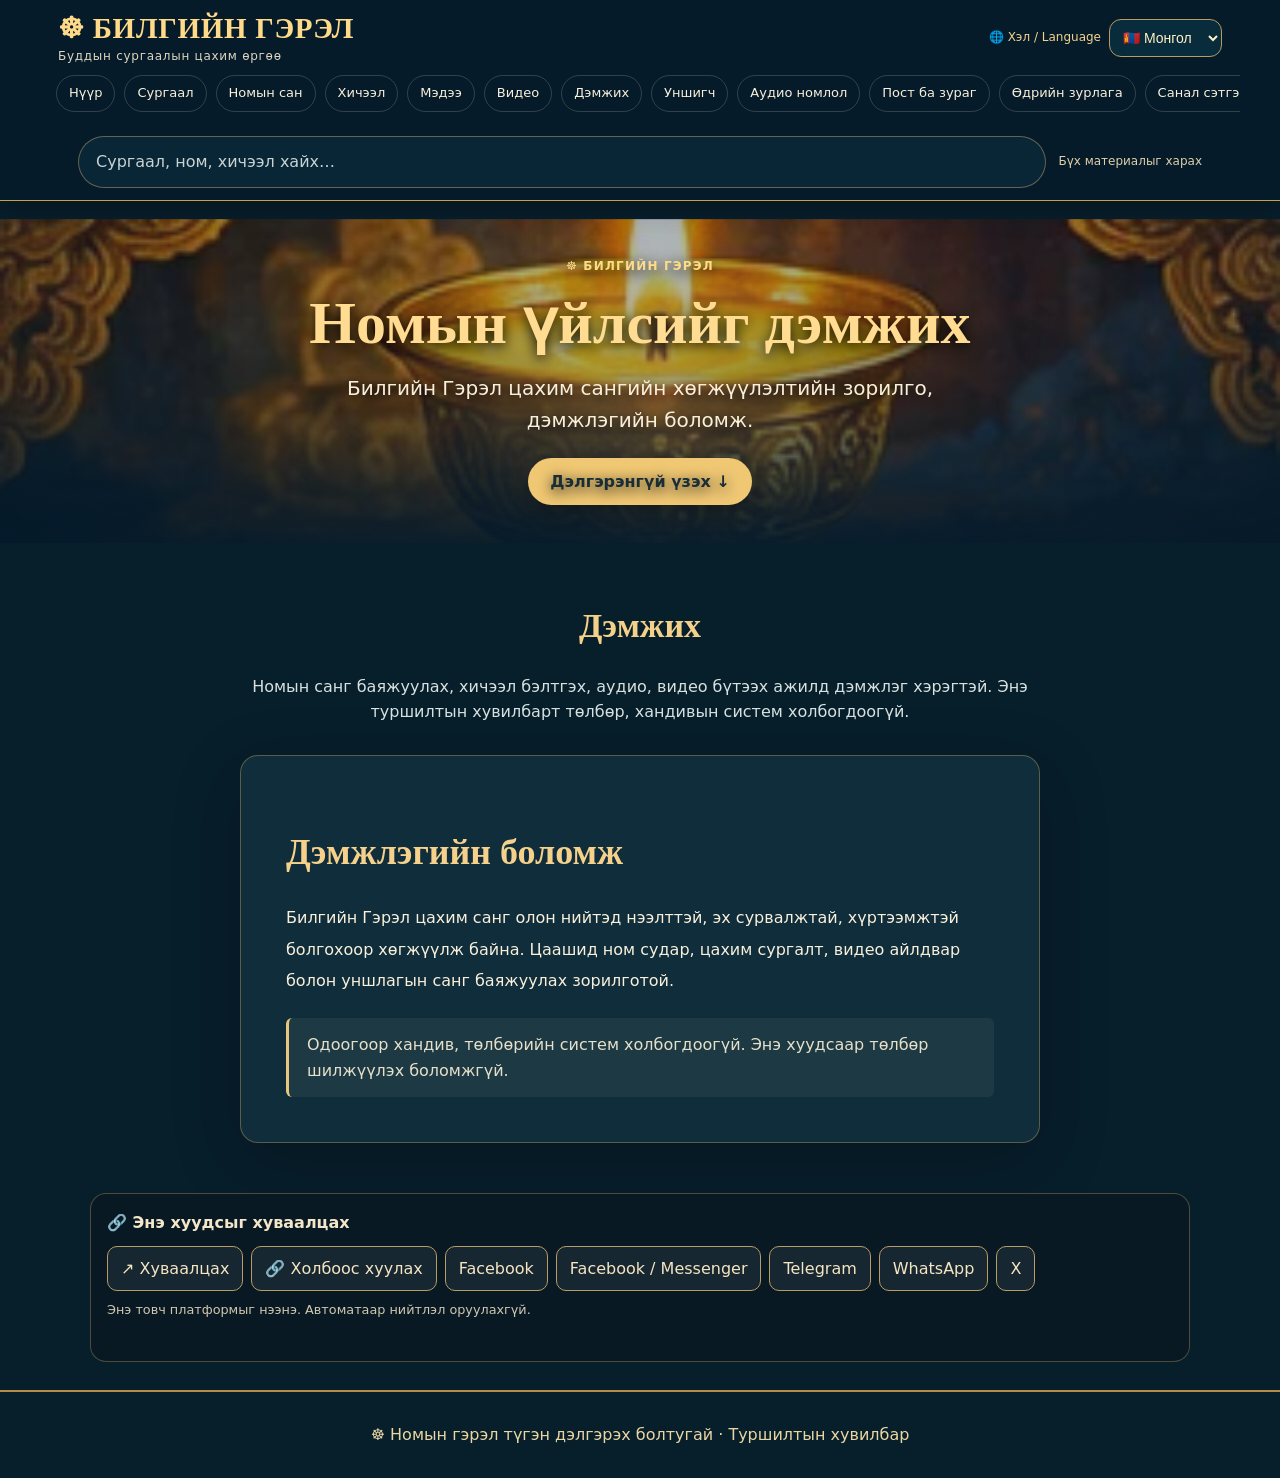
<file: demjih.html>
<!DOCTYPE html>

<html lang="mn"><head><meta charset="utf-8"/><meta content="width=device-width,initial-scale=1" name="viewport"/><meta content="#071e2b" name="theme-color"/><title>Дэмжих — Билгийн Гэрэл</title><style>*{box-sizing:border-box}html{scroll-behavior:smooth}body{margin:0;background:#071e2b;color:#f9f0db;font-family:system-ui,-apple-system,"Segoe UI",Arial,sans-serif;line-height:1.6}a{color:inherit}a:focus-visible{outline:3px solid #f8cb6c;outline-offset:4px}header{position:sticky;top:0;z-index:20;background:#071c2bf2;border-bottom:1px solid #c9a14c;backdrop-filter:blur(12px)}.head{max-width:1200px;margin:auto;display:flex;align-items:center;justify-content:space-between;gap:12px;padding:12px 18px}.brand{text-decoration:none;color:#ffda88;font:bold clamp(20px,3vw,29px) Georgia,serif;line-height:1.15}.brand small{display:block;color:#ded5bf;font:12px system-ui;margin-top:4px}.nav{display:flex;gap:5px;flex-wrap:wrap;justify-content:center;max-width:1200px;margin:auto;padding:0 10px 11px}.nav a{text-decoration:none;border:1px solid #ffffff2a;border-radius:999px;padding:7px 12px;font-size:13px}.nav a:hover,.nav a[aria-current=page]{background:#efc977;color:#142c37;border-color:#efc977}.hero{min-height:clamp(330px,48vw,570px);position:relative;display:grid;place-items:center;text-align:center;isolation:isolate;overflow:hidden;background:#1d4553}.hero:before{content:"";position:absolute;inset:0;z-index:-2;background-image:linear-gradient(180deg,#04152242,#05152280 55%,#061b2bee),var(--hero);background-position:center;background-size:cover;animation:reveal 1.1s ease both,zoom 24s ease-in-out infinite alternate}.hero:after{content:"";position:absolute;inset:0;z-index:-1;background:radial-gradient(ellipse,#061c2a24 0%,#04162270 90%)}.hero-inner{padding:38px 18px;max-width:900px;text-shadow:0 3px 14px #000}.eyebrow{color:#ffda87;font-weight:700;letter-spacing:.1em;font-size:12px}.hero h1{font:bold clamp(30px,6vw,60px) Georgia,serif;color:#ffdc91;line-height:1.16;margin:13px auto}.hero p{font-size:clamp(14px,2vw,20px);max-width:680px;margin:0 auto}.cta{display:inline-block;text-decoration:none;background:#f0c874;color:#182d36;border-radius:30px;padding:11px 22px;font-weight:750;margin-top:22px;box-shadow:0 5px 25px #0005}.container{max-width:1160px;margin:auto;padding:36px 18px 64px}.intro{max-width:820px;margin:0 auto 30px;text-align:center}.intro h2{font:700 clamp(23px,4vw,34px) Georgia,serif;color:#f4d18b}.intro p{color:#d7e1df}.grid{display:grid;grid-template-columns:repeat(3,minmax(0,1fr));gap:18px}.card{display:block;text-decoration:none;background:#102f3d;border:1px solid #ad8c4a78;border-radius:17px;overflow:hidden;box-shadow:0 8px 26px #0003;transition:transform .25s,box-shadow .25s}.card:hover{transform:translateY(-5px);box-shadow:0 14px 30px #0007}.card img{width:100%;aspect-ratio:16/9;object-fit:cover;display:block}.card .content{padding:18px}.card h3{margin:0 0 7px;color:#f8d48c;font-size:19px}.card p{font-size:14px;color:#e1e7e5;margin:0 0 10px}.more{color:#f4cc75;font-weight:700;font-size:13px}.article{max-width:800px;margin:auto;background:#102d3b;border:1px solid #c5a35c69;border-radius:18px;padding:clamp(20px,5vw,45px)}.article h2{color:#f5d18b;font:700 clamp(24px,4vw,36px) Georgia,serif}.article p{white-space:pre-line;font-size:16px;line-height:1.95}.back{display:inline-block;margin-bottom:12px;color:#f4cf80}.notice{border-left:3px solid #e8c77d;padding:14px 18px;background:#1d3a44;color:#e6dfc9;border-radius:6px;margin-top:22px}.foot{background:#061724;border-top:1px solid #947641;padding:28px 16px;text-align:center;color:#d8cbaa;font-size:13px}.foot b{color:#f6d38b}.section-tiles{margin-top:24px}.tag{color:#f0cc86;font-size:12px;letter-spacing:.06em}@keyframes reveal{from{opacity:.35}to{opacity:1}}@keyframes zoom{from{transform:scale(1)}to{transform:scale(1.08)}}@media(max-width:800px){.grid{grid-template-columns:repeat(2,minmax(0,1fr))}.nav{flex-wrap:nowrap;justify-content:flex-start;overflow-x:auto;scrollbar-width:thin;padding-bottom:10px}.nav a{white-space:nowrap;flex:none}.hero{min-height:370px}}@media(max-width:520px){.grid{grid-template-columns:1fr}.head{padding:11px 14px}.hero{min-height:350px}.hero-inner{padding:25px 16px}.container{padding:25px 14px 45px}.card img{aspect-ratio:2/1}}@media(prefers-reduced-motion:reduce){*,*:before,*:after{animation:none!important;transition:none!important;scroll-behavior:auto!important}}

.page-section{scroll-margin-top:116px;border-bottom:2px solid #b68c48;min-height:55vh} .page-section:not(:first-child){padding-top:18px}.page-section:not(:first-child) .hero{min-height:290px} .page-section:target{animation:pageIn .55s ease both}@keyframes pageIn{from{opacity:.45;transform:translateY(15px)}to{opacity:1;transform:translateY(0)}} .nav{overflow-x:auto;flex-wrap:nowrap;justify-content:flex-start;scrollbar-width:thin}.nav a{white-space:nowrap;flex:none} .page-section .container{padding-bottom:32px} @media(prefers-reduced-motion:reduce){*,*:before,*:after{animation:none!important;scroll-behavior:auto!important}}
/* 2026 design refresh */
:root{color-scheme:dark;--gold:#f4d18b;--ink:#071e2b}body{overflow-x:hidden}html{scroll-padding-top:128px}header{box-shadow:0 6px 28px #0004}.head{min-height:68px}.brand{letter-spacing:.025em}.nav{gap:9px;padding:0 16px 12px}.nav a{transition:background .2s,transform .2s}.nav a:active{transform:scale(.96)}.card{background:linear-gradient(145deg,#143746,#0b2534);border-color:#d4af635c}.card img{background:#1b4350}.card .content{min-height:125px}.article{box-shadow:0 20px 70px #0003}.article p{overflow-wrap:anywhere}.hero:after{pointer-events:none}.tool-row{max-width:1160px;margin:0 auto;padding:12px 18px;display:flex;align-items:center;gap:12px;flex-wrap:wrap}.search-input{flex:1;min-width:180px;border:1px solid #bba06d80;border-radius:999px;background:#092636;color:#fff;padding:12px 17px;font:inherit}.search-input::placeholder{color:#c8d3d4}.tool-note{font-size:12px;color:#dfcfaa}.quick-btn{border:1px solid #caa65d;border-radius:999px;background:#163947;color:#f9dda0;padding:9px 14px;cursor:pointer;font:inherit}.lesson-actions{display:flex;gap:8px;flex-wrap:wrap;margin-top:14px}.lesson-btn{border:1px solid #cba763;border-radius:10px;padding:9px 12px;color:#ffe4a7;background:#173c48;cursor:pointer;font:inherit}.lesson-btn[aria-pressed=true]{background:#f1ce86;color:#08202c}.reading-guide{background:#0b2b39;border:1px solid #bda06755;border-radius:16px;padding:20px;margin:22px auto;max-width:800px}.reading-guide h3{color:#f4d18b;margin-top:0}.reading-guide p{margin:9px 0}.search-empty{padding:16px;color:#f2d69b}.mobile-top{display:none}.skip-link{position:absolute;left:-999px;top:0;background:#f4d18b;color:#081d29;padding:10px;z-index:100}.skip-link:focus{left:8px}@media(max-width:640px){.head{min-height:58px}.brand{font-size:20px}.mobile-top{display:flex;align-items:center;gap:9px}.nav{scroll-snap-type:x proximity}.nav a{scroll-snap-align:start;min-height:39px;display:inline-flex;align-items:center}.hero{min-height:320px}.hero h1{font-size:clamp(29px,9vw,42px)}.card .content{padding:16px}.article{border-radius:12px;padding:20px 17px}.tool-row{padding:10px 14px}.page-section{scroll-margin-top:112px}}@media(min-width:1200px){.grid{gap:23px}.card img{aspect-ratio:1.9}}
.card[hidden]{display:none!important}
/* Билгийн Гэрэл · хөдөлгөөнт, дасан зохицох загвар */
.menu-toggle{display:none;align-items:center;gap:9px;background:#173c4b;color:#ffe0a0;border:1px solid #d9b66b;border-radius:12px;padding:10px 14px;font-weight:750;font-size:15px;cursor:pointer}
.menu-toggle svg{width:22px;height:22px;stroke:currentColor;fill:none;stroke-width:2;stroke-linecap:round}
.hero:before{animation:reveal 1.1s ease both,zoom 32s ease-in-out infinite alternate;background-position:center 43%;filter:saturate(1.08) brightness(1.1)}
.hero:after{background:radial-gradient(ellipse at 50% 38%,transparent 0%,#04182742 64%,#041827b3 100%)}
.hero-inner{position:relative;z-index:1;animation:heroRise .8s ease both}
.hero .cta{transition:transform .25s ease,box-shadow .25s ease}
.hero .cta:hover{transform:translateY(-3px);box-shadow:0 10px 28px #0007}
.card{transition:transform .35s ease,box-shadow .35s ease,border-color .35s ease}
.card:hover{transform:translateY(-6px);box-shadow:0 16px 36px #0005}
@keyframes heroRise{from{opacity:0;transform:translateY(16px)}to{opacity:1;transform:translateY(0)}}
@keyframes softGlow{0%,100%{opacity:.25;transform:scale(.96)}50%{opacity:.5;transform:scale(1.06)}}
.hero .hero-inner:before{content:"";position:absolute;inset:3% 14%;z-index:-1;pointer-events:none;background:radial-gradient(ellipse,#f3ca7655,transparent 68%);filter:blur(34px);animation:softGlow 9s ease-in-out infinite}
.reveal-on-scroll{opacity:0;transform:translateY(17px);transition:opacity .65s ease,transform .65s ease}
.reveal-on-scroll.is-visible{opacity:1;transform:none}
@media(max-width:720px){
 .head{padding:12px 16px;min-height:76px}.brand{font-size:clamp(20px,5.2vw,25px)}
 .menu-toggle{display:inline-flex;flex-shrink:0}
 header .nav{display:grid;grid-template-columns:repeat(2,minmax(0,1fr));gap:9px;max-height:0;overflow:hidden;visibility:hidden;opacity:0;padding:0 16px;margin:0;transition:max-height .36s ease,opacity .3s ease,padding .3s ease,visibility .3s}
 header.menu-open .nav{max-height:400px;visibility:visible;opacity:1;padding:10px 16px 16px}
 header .nav a{font-size:15px;text-align:center;padding:12px 8px;background:#103545;border-radius:12px}
 .hero{min-height:clamp(380px,75svh,570px)}
 .hero h1{font-size:clamp(29px,8.4vw,43px);line-height:1.16;max-width:580px}
 .hero-inner{padding:34px 20px 40px}
 .hero p{font-size:clamp(14px,3.8vw,17px);line-height:1.55}
 .hero:before{background-position:center 40%}
 .hero .cta{font-size:16px;padding:11px 20px}
}
@media(max-width:390px){.brand{font-size:19px}.brand small{font-size:10px}.menu-toggle{padding:9px 11px;font-size:14px}}
@media(prefers-reduced-motion:reduce){html{scroll-behavior:auto}.hero:before,.hero-inner,.hero .hero-inner:before{animation:none!important}.reveal-on-scroll{opacity:1;transform:none;transition:none}.card,.hero .cta{transition:none}}

/* International library extension — keeps existing layout and content */
.head{flex-wrap:wrap}.locale-control{display:flex;align-items:center;gap:8px;margin-left:auto}.locale-control label{font-size:12px;color:#f3d28c}.locale-control select{max-width:160px;background:#092c3c;color:#fff1c6;border:1px solid #b89c63;border-radius:12px;padding:9px;font-size:14px}.world-library{max-width:1150px;margin:32px auto 60px;padding:26px;border:1px solid #b08a4b;border-radius:22px;background:linear-gradient(135deg,#0d3442,#071f2c);box-shadow:0 16px 44px #0003}.world-head{text-align:center}.world-head>span{letter-spacing:.17em;color:#c9aa70;font-size:11px}.world-head h2{font-size:clamp(25px,4vw,38px);color:#f2d28b;margin:12px 0}.world-head p{max-width:750px;margin:0 auto 24px;line-height:1.65}.world-filters{display:grid;grid-template-columns:2fr 1fr;gap:12px;margin:20px 0}.world-filters input,.world-filters select{width:100%;min-width:0;background:#082432;color:#f6e9ce;border:1px solid #9b8357;border-radius:12px;padding:14px}.world-grid{display:grid;grid-template-columns:repeat(3,minmax(0,1fr));gap:16px}.world-card{border:1px solid #5b6670;border-radius:17px;background:#103b49;padding:22px;min-width:0;transition:transform .25s ease,border-color .25s ease}.world-card:hover{transform:translateY(-4px);border-color:#e2bd76}.world-symbol{font-size:29px}.world-card h3{color:#f3d28c;margin:12px 0 4px;font-size:20px}.world-card small{color:#b8cbd0}.world-card p{line-height:1.6}.world-status{display:inline-block;color:#d7c7a5;border:1px solid #857554;border-radius:99px;padding:5px 9px;font-size:11px}.world-disclaimer{font-size:13px;color:#c6c8c4;margin:20px 0 0}@media(max-width:740px){.head{gap:10px}.locale-control{order:3;width:100%;justify-content:flex-end}.world-library{padding:16px;margin:24px 12px}.world-grid{grid-template-columns:repeat(2,minmax(0,1fr))}.world-filters{grid-template-columns:1fr}.world-card{padding:15px}.world-card h3{font-size:17px}}@media(max-width:420px){.world-grid{grid-template-columns:1fr}}@media(prefers-reduced-motion:reduce){.world-card{transition:none}.world-card:hover{transform:none}}
</style><style>
/* Нэг удаад нэг үндсэн хуудас */
.page-section{display:none!important}
.page-section.active-page{display:block!important;animation:pageEnter .35s ease both}
@keyframes pageEnter{from{opacity:.5;transform:translateY(10px)}to{opacity:1;transform:none}}
.nav a[aria-current="page"]{color:#ffe0a0;border-color:#d7ac66}
@media(prefers-reduced-motion:reduce){.page-section.active-page{animation:none}}
</style><meta content="Билгийн Гэрэл — Буддын сургаал, хичээл, олон улсын номын сан, мэдээ, видео номлолын цахим өргөө." name="description"/><meta content="website" property="og:type"/><meta content="Билгийн Гэрэл" property="og:site_name"/><meta content="Билгийн Гэрэл — Буддын сургаалын цахим өргөө" property="og:title"/><meta content="Буддын сургаал, номын сан, хичээл, мэдээ, видео номлолыг нэг дороос." property="og:description"/><meta content="https://bilgiin-gerel.vercel.app/demjih.html" property="og:url"/><meta content="summary" name="twitter:card"/><meta content="Буддын сургаал, номын сан, хичээл, мэдээ, видео номлолыг нэг дороос." name="twitter:description"/><meta content="mn_MN" property="og:locale"/><meta content="Билгийн Гэрэл" name="twitter:title"/><link href="https://bilgiin-gerel.vercel.app/demjih.html" rel="canonical"/><style>
.bg-share{margin:18px auto 28px;max-width:1100px;padding:16px;border:1px solid rgba(203,169,98,.35);border-radius:16px;background:rgba(10,25,35,.75);color:#f4e6c8}
.bg-share-title{font-size:1rem;font-weight:700;margin-bottom:10px}.bg-share-links{display:flex;flex-wrap:wrap;gap:8px}
.bg-share button,.bg-share a{display:inline-flex;align-items:center;justify-content:center;gap:5px;min-height:42px;padding:9px 13px;border:1px solid #b99b63;border-radius:10px;background:rgba(255,255,255,.06);color:#f5e5c2;text-decoration:none;font:inherit;cursor:pointer}
.bg-share button:focus-visible,.bg-share a:focus-visible{outline:3px solid #fff;outline-offset:2px}
.bg-share-note{font-size:.8rem;opacity:.85;margin-top:9px}.bg-share-feedback{font-size:.85rem;min-height:1.4em;margin-top:5px}
</style><style>
.skip-to-content{position:absolute;left:12px;top:-90px;z-index:999;background:#f3ce79;color:#132938;padding:12px 18px;border-radius:8px}
.skip-to-content:focus{top:10px}
button:focus-visible,select:focus-visible,input:focus-visible{outline:3px solid #f5d077;outline-offset:3px}
@media(prefers-reduced-motion:reduce){*,*::before,*::after{scroll-behavior:auto!important;animation-duration:.01ms!important;transition-duration:.01ms!important}}
</style><link href="/favicon.svg" rel="icon" type="image/svg+xml"/><link href="/site.webmanifest" rel="manifest"/><style>
/* Нүүр хуудасны бүтэн дүр: зургийг огт тайрахгүй */
#nuur .hero-home-full{display:grid;grid-template-columns:minmax(0,1fr) minmax(360px,1fr);align-items:center;min-height:520px;gap:clamp(12px,3vw,44px);padding:clamp(22px,4vw,56px) max(20px,calc((100vw - 1200px)/2));overflow:hidden;background:linear-gradient(135deg,#092535,#103b46 65%,#092432);isolation:isolate}
#nuur .hero-home-full::before{content:"";position:relative;inset:auto;z-index:auto;display:block;width:100%;height:min(66vw,510px);min-height:360px;background-image:var(--hero);background-repeat:no-repeat;background-size:contain;background-position:center;animation:homeImageEnter .7s ease-out both;grid-column:2;grid-row:1}
#nuur .hero-home-full::after{display:none}
#nuur .hero-home-full .hero-inner{grid-column:1;grid-row:1;text-align:left;padding:24px 0;max-width:620px;text-shadow:none}
#nuur .hero-home-full h1{font-size:clamp(31px,3.5vw,54px);line-height:1.2;margin:16px 0;color:#f9d992}
#nuur .hero-home-full p{margin:0;max-width:570px;color:#e8e8dc;line-height:1.8}
#nuur .hero-home-full .cta{margin-top:25px}
@keyframes homeImageEnter{from{opacity:.3;transform:translateY(12px)}to{opacity:1;transform:none}}
@media(max-width:800px){
 #nuur .hero-home-full{grid-template-columns:minmax(0,1fr);gap:4px;min-height:0;padding:24px 18px 38px}
 #nuur .hero-home-full::before{grid-column:1;grid-row:1;width:100%;height:auto;min-height:0;aspect-ratio:450/330;background-size:contain}
 #nuur .hero-home-full .hero-inner{grid-column:1;grid-row:2;text-align:center;padding:14px 0 0;max-width:100%}
 #nuur .hero-home-full h1{font-size:clamp(28px,6.2vw,42px);margin:12px auto}
 #nuur .hero-home-full p{margin:auto}
}
@media(prefers-reduced-motion:reduce){#nuur .hero-home-full::before{animation:none}}
</style><link rel="stylesheet" href="site-enhancements.css"></head><body><a class="skip-to-content" href="#main-content">Үндсэн агуулга руу шилжих</a><header><div class="head"><a class="brand" href="#nuur">☸ БИЛГИЙН ГЭРЭЛ<small>Буддын сургаалын цахим өргөө</small></a><button aria-controls="main-nav" aria-expanded="false" class="menu-toggle" id="mobile-menu-toggle" type="button"><svg aria-hidden="true" viewbox="0 0 24 24"><path d="M4 6h16M4 12h16M4 18h16"></path></svg><span>Цэс</span></button><div class="locale-control"><label for="site-language">🌐 <span id="lang-label">Хэл / Language</span></label><select aria-label="Сайтын хэл сонгох" id="site-language"><option value="mn">🇲🇳 Монгол</option><option value="en">🇬🇧 English</option><option value="bo">🏔️ བོད་སྐད།</option><option value="zh">🇨🇳 中文</option><option value="ja">🇯🇵 日本語</option><option value="ko">🇰🇷 한국어</option><option value="ru">🇷🇺 Русский</option></select></div></div><nav aria-label="Үндсэн цэс" class="nav" id="main-nav"><a href="#nuur">Нүүр</a><a href="#surgaal">Сургаал</a><a href="#nom">Номын сан</a><a href="#hicheel">Хичээл</a><a href="#medee">Мэдээ</a><a href="#video">Видео</a><a href="#demjih">Дэмжих</a></nav><div class="tool-row" role="search"><input aria-label="Сайтын материал хайх" class="search-input" id="site-search" placeholder="Сургаал, ном, хичээл хайх…" type="search"/><span aria-live="polite" class="tool-note" id="search-status">Бүх материалыг харах</span></div></header><main id="main-content" tabindex="-1"><section class="page-section" id="nuur"><section class="hero hero-home-full" style="--hero:url(79958f220a.webp)"><div class="hero-inner"><div class="eyebrow">☸ БИЛГИЙН ГЭРЭЛ</div><h1>Номын гэрэл түгэн дэлгэрэх болтугай</h1><p>Монголын Буддын шашны сургаал, ном судар, хичээл, айлдварын цахим өргөө.</p><a class="cta" href="#nuur-aguulga">Дэлгэрэнгүй үзэх ↓</a></div></section><section class="container" id="nuur-aguulga"><div class="intro"><h2>Нүүр</h2><p>Билгийн Гэрэл цахим өргөөд тавтай морил. Энд Буддын сургаалын суурь ойлголтыг энгийн тайлбартай уншиж, анхан шатны хичээлүүдтэй танилцаж болно.</p></div><div class="grid section-tiles"><a class="card" href="#surgaal"><img alt="Сургаал хэсгийн дүрслэл" decoding="async" loading="lazy" src="531368ead0.webp"/><div class="content"><h3>Сургаал</h3><p>Бодь сэтгэл, шүтэн барилдлага, энэрэл нигүүлсэл, амьдралд хэрэгжүүлэх ухаан.</p><span class="more">Нээж үзэх →</span></div></a><a class="card" href="#nom"><img alt="Номын сан хэсгийн дүрслэл" decoding="async" loading="lazy" src="d9f9c46c89.webp"/><div class="content"><h3>Номын сан</h3><p>Судар, ном, тайлбар, товхимлыг сэдвээр нь ангилан уншаарай.</p><span class="more">Нээж үзэх →</span></div></a><a class="card" href="#hicheel"><img alt="Хичээл хэсгийн дүрслэл" decoding="async" loading="lazy" src="152317cc2b.webp"/><div class="content"><h3>Хичээл</h3><p>Анхан шатнаас эхлэн ойлголтоо алхам алхмаар гүнзгийрүүлэх сургалт.</p><span class="more">Нээж үзэх →</span></div></a><a class="card" href="#medee"><img alt="Мэдээ хэсгийн дүрслэл" decoding="async" loading="lazy" src="92716e11ae.webp"/><div class="content"><h3>Мэдээ</h3><p>Цахим сангийн хөгжүүлэлт, номын танилцуулга, зар мэдээ.</p><span class="more">Нээж үзэх →</span></div></a><a class="card" href="#video"><img alt="Видео хэсгийн дүрслэл" decoding="async" loading="lazy" src="8efbda7714.webp"/><div class="content"><h3>Видео</h3><p>Бясалгалын заавар, сургаалын тайлбар, айлдварын бичлэгийн сан.</p><span class="more">Нээж үзэх →</span></div></a><a class="card" href="#demjih"><img alt="Дэмжих хэсгийн дүрслэл" decoding="async" loading="lazy" src="f03031e0bd.webp"/><div class="content"><h3>Дэмжих</h3><p>Билгийн Гэрэл цахим сангийн хөгжүүлэлтийн зорилго, дэмжлэгийн боломж.</p><span class="more">Нээж үзэх →</span></div></a></div></section><div class="bg-share" data-share-section="nuur"><div class="bg-share-title">🔗 Энэ хуудсыг хуваалцах</div><div class="bg-share-links"><button data-share="native" type="button">↗ Хуваалцах</button><button data-share="copy" type="button">🔗 Холбоос хуулах</button><button data-share="facebook" type="button">Facebook</button><button data-share="messenger" title="Facebook-ийн хуваалцах цонх нээнэ; Messenger-ийг тэндээс сонгож болно" type="button">Facebook / Messenger</button><button data-share="telegram" type="button">Telegram</button><button data-share="whatsapp" type="button">WhatsApp</button><button data-share="x" type="button">X</button></div><div class="bg-share-note">Хуваалцах товч нь сонгосон платформыг нээнэ. Автоматаар нийтлэл оруулахгүй.</div><div aria-live="polite" class="bg-share-feedback" role="status"></div></div></section><section class="page-section" id="surgaal"><section class="hero" style="--hero:url(531368ead0.webp)"><div class="hero-inner"><div class="eyebrow">☸ БИЛГИЙН ГЭРЭЛ</div><h1>Буддын сургаал</h1><p>Бодь сэтгэл, шүтэн барилдлага, энэрэл нигүүлсэл, амьдралд хэрэгжүүлэх ухаан.</p><a class="cta" href="#surgaal-aguulga">Дэлгэрэнгүй үзэх ↓</a></div></section><section class="container" id="surgaal-aguulga"><div class="intro"><h2>Сургаал</h2><p>Сургаалын гол ойлголтуудыг эхлэгчдэд зориулан хураангуйллаа. Эдгээр нь уламжлалт судрын бүрэн орчуулга бус, танин мэдэхүйн тайлбар юм.</p></div><div class="grid section-tiles"><a class="card" href="#unshih-1"><img alt="Хутагтын дөрвөн үнэн сэдвийн дүрслэл" decoding="async" loading="lazy" src="531368ead0.webp"/><div class="content"><span class="tag">Сургаал</span><h3>Хутагтын дөрвөн үнэн</h3><p>Зовлон, түүний шалтгаан, гэтлэхүй, гэтлэх мөр.</p><span class="more">Дэлгэрэнгүй унших →</span></div></a><a class="card" href="#unshih-2"><img alt="Бодь сэтгэл сэдвийн дүрслэл" decoding="async" loading="lazy" src="531368ead0.webp"/><div class="content"><span class="tag">Сургаал</span><h3>Бодь сэтгэл</h3><p>Хамаг амьтны тусын тулд гэгээрэлд тэмүүлэх эрхэм сэтгэл.</p><span class="more">Дэлгэрэнгүй унших →</span></div></a><a class="card" href="#unshih-3"><img alt="Шүтэн барилдлага сэдвийн дүрслэл" decoding="async" loading="lazy" src="531368ead0.webp"/><div class="content"><span class="tag">Сургаал</span><h3>Шүтэн барилдлага</h3><p>Аливаа үзэгдэл шалтгаан, нөхцөлөөс хамааран үүсдэг.</p><span class="more">Дэлгэрэнгүй унших →</span></div></a><a class="card" href="#unshih-4"><img alt="Арван хар нүгэл ба арван цагаан буян сэдвийн дүрслэл" decoding="async" loading="lazy" src="531368ead0.webp"/><div class="content"><span class="tag">Сургаал</span><h3>Арван хар нүгэл ба арван цагаан буян</h3><p>Бие, хэл, сэтгэлийн үйлээ хянах тухай.</p><span class="more">Дэлгэрэнгүй унших →</span></div></a></div></section><div class="bg-share" data-share-section="surgaal"><div class="bg-share-title">🔗 Энэ хуудсыг хуваалцах</div><div class="bg-share-links"><button data-share="native" type="button">↗ Хуваалцах</button><button data-share="copy" type="button">🔗 Холбоос хуулах</button><button data-share="facebook" type="button">Facebook</button><button data-share="messenger" title="Facebook-ийн хуваалцах цонх нээнэ; Messenger-ийг тэндээс сонгож болно" type="button">Facebook / Messenger</button><button data-share="telegram" type="button">Telegram</button><button data-share="whatsapp" type="button">WhatsApp</button><button data-share="x" type="button">X</button></div><div class="bg-share-note">Хуваалцах товч нь сонгосон платформыг нээнэ. Автоматаар нийтлэл оруулахгүй.</div><div aria-live="polite" class="bg-share-feedback" role="status"></div></div></section><section class="page-section" id="nom"><section class="hero" style="--hero:url(d9f9c46c89.webp)"><div class="hero-inner"><div class="eyebrow">☸ БИЛГИЙН ГЭРЭЛ</div><h1>Цахим номын сан</h1><p>Судар, ном, тайлбар, товхимлыг сэдвээр нь ангилан уншаарай.</p><a class="cta" href="#nom-aguulga">Дэлгэрэнгүй үзэх ↓</a></div></section><section class="container" id="nom-aguulga"><div class="intro"><h2>Номын сан</h2><p>Номын сангийн туршилтын хэсэгт зохиогчийн эрхийн асуудалгүй, шинээр бичсэн товч тайлбаруудыг байршуулсан. Баталгаажуулсан эх судруудыг цаашид нэмж болно.</p></div><div class="grid section-tiles"><a class="card" href="#unshih-5"><img alt="Гурван эрдэнийн тухай товч уншлага сэдвийн дүрслэл" decoding="async" loading="lazy" src="d9f9c46c89.webp"/><div class="content"><span class="tag">Номын сан</span><h3>Гурван эрдэнийн тухай товч уншлага</h3><p>Бурхан, Ном, Хувраг гурвын утга.</p><span class="more">Дэлгэрэнгүй унших →</span></div></a><a class="card" href="#unshih-6"><img alt="Өдөр тутмын бясалгалын товхимол сэдвийн дүрслэл" decoding="async" loading="lazy" src="d9f9c46c89.webp"/><div class="content"><span class="tag">Номын сан</span><h3>Өдөр тутмын бясалгалын товхимол</h3><p>Анхаарал, амьсгал, эргэцүүллийн энгийн дадал.</p><span class="more">Дэлгэрэнгүй унших →</span></div></a><a class="card" href="#unshih-7"><img alt="Шантидэвагийн сургаалтай танилцах нь сэдвийн дүрслэл" decoding="async" loading="lazy" src="d9f9c46c89.webp"/><div class="content"><span class="tag">Номын сан</span><h3>Шантидэвагийн сургаалтай танилцах нь</h3><p>«Бодьсадвын явдалд орохуй» бүтээлийн сэдэвчилсэн танилцуулга.</p><span class="more">Дэлгэрэнгүй унших →</span></div></a></div><section class="world-library" id="world-library"><div class="world-head"><span>☸ INTERNATIONAL LIBRARY</span><h2 id="world-title">Олон улсын номын сан</h2><p id="world-note">Энэ хэсэгт дэлхийн олон орны эх судар, тайлбар, орчуулгыг эх сурвалж болон зохиогчийн эрхийг нягталсны дараа нэмнэ.</p></div><div class="world-filters"><input aria-label="Номын сангийн хайлт" id="world-search" placeholder="Номын нэр, хэл, сэдвээр хайх" type="search"/><select aria-label="Номын сангийн төрөл" id="world-filter"><option value="all">Бүх сан</option><option value="mn">Монгол номын сан</option><option value="bo">Төвөд номын сан</option><option value="pi">Пали судрын сан</option><option value="sa">Санскрит судрын сан</option><option value="zh">Хятад судрын сан</option><option value="other">Дэлхийн бусад орны сан</option></select></div><div class="world-grid"><article class="world-card" data-coll="mn" data-search="Монгол номын сан Mongolian texts Монгол хэл дээрх сургаал, тайлбар, ном судар"><span class="world-symbol">☸</span><h3>Монгол номын сан</h3><small>Mongolian texts</small><p>Монгол хэл дээрх сургаал, тайлбар, ном судар</p><span class="world-status">Материал нэмэхээр төлөвлөсөн</span></article><article class="world-card" data-coll="bo" data-search="Төвөд номын сан Tibetan texts Канжуур, Данжуур, төвөд хэлний тайлбар зохиол"><span class="world-symbol">📜</span><h3>Төвөд номын сан</h3><small>Tibetan texts</small><p>Канжуур, Данжуур, төвөд хэлний тайлбар зохиол</p><span class="world-status">Материал нэмэхээр төлөвлөсөн</span></article><article class="world-card" data-coll="pi" data-search="Пали судрын сан Pali Canon Типитака, Никая болон тайлбарууд"><span class="world-symbol">🍃</span><h3>Пали судрын сан</h3><small>Pali Canon</small><p>Типитака, Никая болон тайлбарууд</p><span class="world-status">Материал нэмэхээр төлөвлөсөн</span></article><article class="world-card" data-coll="sa" data-search="Санскрит судрын сан Sanskrit texts Их хөлгөний судар, шастирын эх сурвалж"><span class="world-symbol">🪷</span><h3>Санскрит судрын сан</h3><small>Sanskrit texts</small><p>Их хөлгөний судар, шастирын эх сурвалж</p><span class="world-status">Материал нэмэхээр төлөвлөсөн</span></article><article class="world-card" data-coll="zh" data-search="Хятад судрын сан Chinese texts Хятад хэлний Буддын судар, тайлбар"><span class="world-symbol">📖</span><h3>Хятад судрын сан</h3><small>Chinese texts</small><p>Хятад хэлний Буддын судар, тайлбар</p><span class="world-status">Материал нэмэхээр төлөвлөсөн</span></article><article class="world-card" data-coll="other" data-search="Дэлхийн бусад орны сан World collections Англи, Япон, Солонгос, Орос болон бусад хэл"><span class="world-symbol">🌏</span><h3>Дэлхийн бусад орны сан</h3><small>World collections</small><p>Англи, Япон, Солонгос, Орос болон бусад хэл</p><span class="world-status">Материал нэмэхээр төлөвлөсөн</span></article></div><p hidden="" id="world-empty">Илэрц олдсонгүй.</p><p class="world-disclaimer" id="world-disclaimer">Одоогоор эдгээр нь номын сангийн ангилал юм. Бодит судар, PDF болон орчуулгыг эх сурвалж, зөвшөөрлийг баталгаажуулсны дараа байршуулна.</p></section></section><div class="bg-share" data-share-section="nom"><div class="bg-share-title">🔗 Энэ хуудсыг хуваалцах</div><div class="bg-share-links"><button data-share="native" type="button">↗ Хуваалцах</button><button data-share="copy" type="button">🔗 Холбоос хуулах</button><button data-share="facebook" type="button">Facebook</button><button data-share="messenger" title="Facebook-ийн хуваалцах цонх нээнэ; Messenger-ийг тэндээс сонгож болно" type="button">Facebook / Messenger</button><button data-share="telegram" type="button">Telegram</button><button data-share="whatsapp" type="button">WhatsApp</button><button data-share="x" type="button">X</button></div><div class="bg-share-note">Хуваалцах товч нь сонгосон платформыг нээнэ. Автоматаар нийтлэл оруулахгүй.</div><div aria-live="polite" class="bg-share-feedback" role="status"></div></div></section><section class="page-section" id="hicheel"><section class="hero" style="--hero:url(152317cc2b.webp)"><div class="hero-inner"><div class="eyebrow">☸ БИЛГИЙН ГЭРЭЛ</div><h1>Цахим хичээл</h1><p>Анхан шатнаас эхлэн ойлголтоо алхам алхмаар гүнзгийрүүлэх сургалт.</p><a class="cta" href="#hicheel-aguulga">Дэлгэрэнгүй үзэх ↓</a></div></section><section class="container" id="hicheel-aguulga"><div class="intro"><h2>Хичээл</h2><p>Хичээл бүр зорилго, товч тайлбар, өөрийгөө шалгах асуулттай. Дуусгасан хичээлийг энэ төхөөрөмж дээр түр тэмдэглэж болно.</p></div><div class="grid section-tiles"><a class="card" href="#unshih-8"><img alt="Хичээл 1 — Гурван эрдэнэ сэдвийн дүрслэл" decoding="async" loading="lazy" src="152317cc2b.webp"/><div class="content"><span class="tag">Хичээл</span><h3>Хичээл 1 — Гурван эрдэнэ</h3><p>Анхан шат • 10 минут</p><span class="more">Дэлгэрэнгүй унших →</span></div></a><a class="card" href="#unshih-9"><img alt="Хичээл 2 — Үйл ба үр сэдвийн дүрслэл" decoding="async" loading="lazy" src="152317cc2b.webp"/><div class="content"><span class="tag">Хичээл</span><h3>Хичээл 2 — Үйл ба үр</h3><p>Анхан шат • 12 минут</p><span class="more">Дэлгэрэнгүй унших →</span></div></a><a class="card" href="#unshih-10"><img alt="Хичээл 3 — Энэрэл нигүүлсэл сэдвийн дүрслэл" decoding="async" loading="lazy" src="152317cc2b.webp"/><div class="content"><span class="tag">Хичээл</span><h3>Хичээл 3 — Энэрэл нигүүлсэл</h3><p>Анхан шат • 15 минут</p><span class="more">Дэлгэрэнгүй унших →</span></div></a><a class="card" href="#unshih-11"><img alt="Хичээл 4 — Шүтэн барилдлага сэдвийн дүрслэл" decoding="async" loading="lazy" src="152317cc2b.webp"/><div class="content"><span class="tag">Хичээл</span><h3>Хичээл 4 — Шүтэн барилдлага</h3><p>Дунд шатны эхлэл • 18 минут</p><span class="more">Дэлгэрэнгүй унших →</span></div></a></div></section><div class="bg-share" data-share-section="hicheel"><div class="bg-share-title">🔗 Энэ хуудсыг хуваалцах</div><div class="bg-share-links"><button data-share="native" type="button">↗ Хуваалцах</button><button data-share="copy" type="button">🔗 Холбоос хуулах</button><button data-share="facebook" type="button">Facebook</button><button data-share="messenger" title="Facebook-ийн хуваалцах цонх нээнэ; Messenger-ийг тэндээс сонгож болно" type="button">Facebook / Messenger</button><button data-share="telegram" type="button">Telegram</button><button data-share="whatsapp" type="button">WhatsApp</button><button data-share="x" type="button">X</button></div><div class="bg-share-note">Хуваалцах товч нь сонгосон платформыг нээнэ. Автоматаар нийтлэл оруулахгүй.</div><div aria-live="polite" class="bg-share-feedback" role="status"></div></div></section><section class="page-section" id="medee"><section class="hero" style="--hero:url(92716e11ae.webp)"><div class="hero-inner"><div class="eyebrow">☸ БИЛГИЙН ГЭРЭЛ</div><h1>Мэдээ, мэдээлэл</h1><p>Цахим сангийн хөгжүүлэлт, номын танилцуулга, зар мэдээ.</p><a class="cta" href="#medee-aguulga">Дэлгэрэнгүй үзэх ↓</a></div></section><section class="container" id="medee-aguulga"><div class="intro"><h2>Мэдээ</h2><p>Энэ хэсгийн нийтлэлүүд нь сайтын жишиг агуулга бөгөөд бодит хийд, байгууллагын албан ёсны мэдээ биш.</p></div><div class="grid section-tiles"><a class="card" href="#unshih-12"><img alt="Цахим номын өргөөний туршилтын хувилбар сэдвийн дүрслэл" decoding="async" loading="lazy" src="92716e11ae.webp"/><div class="content"><span class="tag">Мэдээ</span><h3>Цахим номын өргөөний туршилтын хувилбар</h3><p>Сайтын хөгжүүлэлтийн тэмдэглэл</p><span class="more">Дэлгэрэнгүй унших →</span></div></a><a class="card" href="#unshih-13"><img alt="Номын сангийн агуулгыг баяжуулах төлөвлөгөө сэдвийн дүрслэл" decoding="async" loading="lazy" src="92716e11ae.webp"/><div class="content"><span class="tag">Мэдээ</span><h3>Номын сангийн агуулгыг баяжуулах төлөвлөгөө</h3><p>Цаашдын ажлын танилцуулга</p><span class="more">Дэлгэрэнгүй унших →</span></div></a></div></section><div class="bg-share" data-share-section="medee"><div class="bg-share-title">🔗 Энэ хуудсыг хуваалцах</div><div class="bg-share-links"><button data-share="native" type="button">↗ Хуваалцах</button><button data-share="copy" type="button">🔗 Холбоос хуулах</button><button data-share="facebook" type="button">Facebook</button><button data-share="messenger" title="Facebook-ийн хуваалцах цонх нээнэ; Messenger-ийг тэндээс сонгож болно" type="button">Facebook / Messenger</button><button data-share="telegram" type="button">Telegram</button><button data-share="whatsapp" type="button">WhatsApp</button><button data-share="x" type="button">X</button></div><div class="bg-share-note">Хуваалцах товч нь сонгосон платформыг нээнэ. Автоматаар нийтлэл оруулахгүй.</div><div aria-live="polite" class="bg-share-feedback" role="status"></div></div></section><section class="page-section" id="video"><section class="hero" style="--hero:url(8efbda7714.webp)"><div class="hero-inner"><div class="eyebrow">☸ БИЛГИЙН ГЭРЭЛ</div><h1>Видео, аудио сан</h1><p>Бясалгалын заавар, сургаалын тайлбар, айлдварын бичлэгийн сан.</p><a class="cta" href="#video-aguulga">Дэлгэрэнгүй үзэх ↓</a></div></section><section class="container" id="video-aguulga"><div class="intro"><h2>Видео</h2><p>Одоогоор бодит видео файл холбогдоогүй. Доорх картуудад цаашид хийх бичлэгүүдийн агуулга, хугацаа, зохиолын төлөвлөгөөг харууллаа.</p></div><div class="grid section-tiles"><a class="card" href="#unshih-14"><img alt="5 минутын анхаарал төвлөрүүлэх дадал сэдвийн дүрслэл" decoding="async" loading="lazy" src="8efbda7714.webp"/><div class="content"><span class="tag">Видео</span><h3>5 минутын анхаарал төвлөрүүлэх дадал</h3><p>Видео зохиол • 5 минут</p><span class="more">Дэлгэрэнгүй унших →</span></div></a><a class="card" href="#unshih-15"><img alt="Бодь сэтгэлийн тухай богино тайлбар сэдвийн дүрслэл" decoding="async" loading="lazy" src="8efbda7714.webp"/><div class="content"><span class="tag">Видео</span><h3>Бодь сэтгэлийн тухай богино тайлбар</h3><p>Reels зохиол • 45 секунд</p><span class="more">Дэлгэрэнгүй унших →</span></div></a></div></section><div class="bg-share" data-share-section="video"><div class="bg-share-title">🔗 Энэ хуудсыг хуваалцах</div><div class="bg-share-links"><button data-share="native" type="button">↗ Хуваалцах</button><button data-share="copy" type="button">🔗 Холбоос хуулах</button><button data-share="facebook" type="button">Facebook</button><button data-share="messenger" title="Facebook-ийн хуваалцах цонх нээнэ; Messenger-ийг тэндээс сонгож болно" type="button">Facebook / Messenger</button><button data-share="telegram" type="button">Telegram</button><button data-share="whatsapp" type="button">WhatsApp</button><button data-share="x" type="button">X</button></div><div class="bg-share-note">Хуваалцах товч нь сонгосон платформыг нээнэ. Автоматаар нийтлэл оруулахгүй.</div><div aria-live="polite" class="bg-share-feedback" role="status"></div></div></section><section class="page-section" id="demjih"><section class="hero" style="--hero:url(f03031e0bd.webp)"><div class="hero-inner"><div class="eyebrow">☸ БИЛГИЙН ГЭРЭЛ</div><h1>Номын үйлсийг дэмжих</h1><p>Билгийн Гэрэл цахим сангийн хөгжүүлэлтийн зорилго, дэмжлэгийн боломж.</p><a class="cta" href="#demjih-aguulga">Дэлгэрэнгүй үзэх ↓</a></div></section><section class="container" id="demjih-aguulga"><div class="intro"><h2>Дэмжих</h2><p>Номын санг баяжуулах, хичээл бэлтгэх, аудио, видео бүтээх ажилд дэмжлэг хэрэгтэй. Энэ туршилтын хувилбарт төлбөр, хандивын систем холбогдоогүй.</p></div><div class="article"><h2>Дэмжлэгийн боломж</h2><p>Билгийн Гэрэл цахим санг олон нийтэд нээлттэй, эх сурвалжтай, хүртээмжтэй болгохоор хөгжүүлж байна. Цаашид ном судар, цахим сургалт, видео айлдвар болон уншлагын санг баяжуулах зорилготой.</p><div class="notice">Одоогоор хандив, төлбөрийн систем холбогдоогүй. Энэ хуудсаар төлбөр шилжүүлэх боломжгүй.</div></div></section><div class="bg-share" data-share-section="demjih"><div class="bg-share-title">🔗 Энэ хуудсыг хуваалцах</div><div class="bg-share-links"><button data-share="native" type="button">↗ Хуваалцах</button><button data-share="copy" type="button">🔗 Холбоос хуулах</button><button data-share="facebook" type="button">Facebook</button><button data-share="messenger" title="Facebook-ийн хуваалцах цонх нээнэ; Messenger-ийг тэндээс сонгож болно" type="button">Facebook / Messenger</button><button data-share="telegram" type="button">Telegram</button><button data-share="whatsapp" type="button">WhatsApp</button><button data-share="x" type="button">X</button></div><div class="bg-share-note">Хуваалцах товч нь сонгосон платформыг нээнэ. Автоматаар нийтлэл оруулахгүй.</div><div aria-live="polite" class="bg-share-feedback" role="status"></div></div></section><section class="page-section" id="unshih-1" data-teacher="Бурхан багш"><section class="hero" style="--hero:url(531368ead0.webp)"><div class="hero-inner"><div class="eyebrow">Сургаал</div><h1>Хутагтын дөрвөн үнэн</h1><p>Зовлон, түүний шалтгаан, гэтлэхүй, гэтлэх мөр.</p></div></section><section class="container"><article class="article"><a class="back" href="#surgaal">← Сургаал хэсэгт буцах</a><h2>Хутагтын дөрвөн үнэн</h2><p>Зовлонгийн үнэн: нөхцөлдсөн амьдралд ханамжгүй байдал, өөрчлөлт, зовлон оршино.

Зовлонгийн шалтгааны үнэн: хүсэл шунал, зууралдал болон мунхагийн нөлөөгөөр зовлон үүснэ.

Зовлонгоос гэтлэхүйн үнэн: зовлонгийн шалтгаан арилах боломжтой.

Гэтлэх мөрийн үнэн: хутагтын найман гишүүнт мөрийг даган хэрэгжүүлнэ.

Эргэцүүлэх нь: Миний өнөөдрийн бухимдал ямар нөхцөлөөс үүсэв?</p><div class="notice">Энэ нь танин мэдэхүйн зориулалттай товч тайлбар бөгөөд эх судрын бүрэн орчуулга биш.</div><div class="reading-guide"><h3>Өдөр тутам хэрэгжүүлэх нь</h3><p>Зовлонг танихдаа зөвхөн биеийн өвдөлтийг бус, өөрчлөгдөх зүйлээс байнгын ханамж эрэх сэтгэлийг ажиглана. Шалтгааныг нь ойлгох нь буруутан хайхаас илүү тустай. Найман гишүүнт мөр нь зөв үзэл, зөв бодол, зөв үг, зөв үйл, зөв амьжиргаа, зөв хичээл зүтгэл, зөв дурдал, зөв төвлөрлөөс бүрдэнэ.</p><p>Эх сурвалжийн чиглэл: Дхаммачаккаппаваттана сутта (SN 56.11). Энд эх сурвалжийг үгчлэн орчуулаагүй.</p></div></article></section></section><section class="page-section" id="unshih-2"><section class="hero" style="--hero:url(531368ead0.webp)"><div class="hero-inner"><div class="eyebrow">Сургаал</div><h1>Бодь сэтгэл</h1><p>Хамаг амьтны тусын тулд гэгээрэлд тэмүүлэх эрхэм сэтгэл.</p></div></section><section class="container"><article class="article"><a class="back" href="#surgaal">← Сургаал хэсэгт буцах</a><h2>Бодь сэтгэл</h2><p>Бодь сэтгэл гэдэг нь зөвхөн өөрийн амар амгаланг бус, хамаг амьтны тусын тулд төгс гэгээрэлд хүрэхийг зорьсон сэтгэл юм.

Өдөр тутмын дадал: «Өнөөдөр миний үг, үйл бусдад тустай байх болтугай» гэж өглөө бүр санаарай.

Энэрэл нигүүлсэл нь бодь сэтгэлийг хөгжүүлэх чухал үндэс болдог.</p><div class="notice">Энэ нь танин мэдэхүйн зориулалттай товч тайлбар бөгөөд эх судрын бүрэн орчуулга биш.</div><div class="reading-guide"><h3>Бодь сэтгэлийн хоёр тал</h3><p>Хүсэмжит бодь сэтгэл нь хамаг амьтны тусын тулд гэгээрэхийг чин сэтгэлээсээ зорих явдал. Үйл хэрэгт орсон бодь сэтгэл нь тэрхүү зорилгоо өглөг, ёс суртахуун, тэвчээр, хичээл зүтгэл, бясалгал, билгүүн ухааны дадлаар хэрэгжүүлэхийг хэлнэ.</p><p>Унших чиглэл: Шантидэва, «Бодьсадвын явдалд орохуй», I–III бүлгийн сэдвүүд.</p></div></article></section></section><section class="page-section" id="unshih-3"><section class="hero" style="--hero:url(531368ead0.webp)"><div class="hero-inner"><div class="eyebrow">Сургаал</div><h1>Шүтэн барилдлага</h1><p>Аливаа үзэгдэл шалтгаан, нөхцөлөөс хамааран үүсдэг.</p></div></section><section class="container"><article class="article"><a class="back" href="#surgaal">← Сургаал хэсэгт буцах</a><h2>Шүтэн барилдлага</h2><p>Юмс үзэгдэл бие даан, бусдаас үл хамааран оршихгүй; шалтгаан нөхцөл бүрдэхэд үүсэж, нөхцөл өөрчлөгдөхөд хувирна.

Үр, хөрс, ус, дулаан бүрдэхэд ургамал ургах нь энгийн жишээ юм.

Шүтэн барилдлагыг ойлгох нь юмсыг туйлшран баримтлах сэтгэлийг зөөлрүүлэхэд тусална.</p><div class="notice">Энэ нь танин мэдэхүйн зориулалттай товч тайлбар бөгөөд эх судрын бүрэн орчуулга биш.</div><div class="reading-guide"><h3>Энгийн жишээ ба анхаарах зүйл</h3><p>Нэг аяга цай ус, цайны навч, дулаан, хүний хөдөлмөр зэрэг олон нөхцөлд тулгуурлан бий болдог. Үүнтэй адил бидний сэтгэлийн төлөв ч шалтгаан, нөхцөлөөс хамааран өөрчлөгдөнө. Шүтэн барилдлага нь «юу ч байхгүй» гэсэн үг биш; харин юмс өөрөөсөө, бусдаас үл хамаарах мөн чанартай оршдоггүйг эргэцүүлэх үндэс юм.</p><p>Унших чиглэл: Шүтэн барилдлагын тухай Буддын эх сурвалжууд; гүнзгий тайлбарыг мэргэшсэн багшаас лавлана.</p></div></article></section></section><section class="page-section" id="unshih-4"><section class="hero" style="--hero:url(531368ead0.webp)"><div class="hero-inner"><div class="eyebrow">Сургаал</div><h1>Арван хар нүгэл ба арван цагаан буян</h1><p>Бие, хэл, сэтгэлийн үйлээ хянах тухай.</p></div></section><section class="container"><article class="article"><a class="back" href="#surgaal">← Сургаал хэсэгт буцах</a><h2>Арван хар нүгэл ба арван цагаан буян</h2><p>Биеэр үйлдэх гурван хар нүгэл: амь таслах, эс өгснийг авах, буруу хурьцах.

Хэлээр үйлдэх дөрвөн хар нүгэл: худал хэлэх, хов хэлэх, ширүүн үг хэлэх, дэмий чалчих.

Сэтгэлээр үйлдэх гурван хар нүгэл: шунах, хорлох сэтгэл, буруу үзэл.

Эдгээрийг цээрлэж, эсрэг сайн үйлсийг бүтээх нь арван цагаан буяны дадал болно.</p><div class="notice">Энэ нь танин мэдэхүйн зориулалттай товч тайлбар бөгөөд эх судрын бүрэн орчуулга биш.</div><div class="reading-guide"><h3>Арван цагаан буяныг дадуулах нь</h3><p>Амьтны амийг хамгаалах, бусдын өмчийг хүндэтгэх, харилцаанд хариуцлагатай байх нь биеийн сайн үйл. Үнэн үг хэлэх, эвийг эрхэмлэх, эелдэг бөгөөд утгатай ярих нь хэлний сайн үйл. Бусдын сайн сайханд баярлах, энэрэнгүй сэтгэл төрүүлэх, үйл ба үрийг зөв эргэцүүлэх нь сэтгэлийн сайн дадал юм.</p><p>Энэ нь уламжлалт арван буянт үйлийн танин мэдэхүйн хураангуй тайлбар.</p></div></article></section></section><section class="page-section" id="unshih-5"><section class="hero" style="--hero:url(d9f9c46c89.webp)"><div class="hero-inner"><div class="eyebrow">Номын сан</div><h1>Гурван эрдэнийн тухай товч уншлага</h1><p>Бурхан, Ном, Хувраг гурвын утга.</p></div></section><section class="container"><article class="article"><a class="back" href="#nom">← Номын сан хэсэгт буцах</a><h2>Гурван эрдэнийн тухай товч уншлага</h2><p>Буддын шашинд Бурхан, Ном, Хувраг гурвыг Гурван эрдэнэ хэмээн нэрлэдэг.

Бурхан нь төгс гэгээрсэн багш; Ном нь гэгээрэлд хүргэх сургаал, хэрэгжүүлэх мөр; Хувраг нь номын мөрийг хэрэгжүүлэгч ариун чуулган юм.

Энэ бол шинээр найруулсан танилцуулга бөгөөд уламжлалт судрын эх текст биш.</p><div class="notice">Энэ нь танин мэдэхүйн зориулалттай товч тайлбар бөгөөд эх судрын бүрэн орчуулга биш.</div></article></section></section><section class="page-section" id="unshih-6"><section class="hero" style="--hero:url(d9f9c46c89.webp)"><div class="hero-inner"><div class="eyebrow">Номын сан</div><h1>Өдөр тутмын бясалгалын товхимол</h1><p>Анхаарал, амьсгал, эргэцүүллийн энгийн дадал.</p></div></section><section class="container"><article class="article"><a class="back" href="#nom">← Номын сан хэсэгт буцах</a><h2>Өдөр тутмын бясалгалын товхимол</h2><p>1. Тайван сууж, биеэ суллана.
2. Амьсгалаа хүчлэхгүй ажиглана.
3. Анхаарал сарнихад зөөлөн буцаана.
4. Өөртөө болон бусдад сайн сайхныг хүснэ.
5. Өдрийн үйлээ эргэцүүлнэ.

Эхлээд 3–5 минут дадлага хийж болно.</p><div class="notice">Энэ нь танин мэдэхүйн зориулалттай товч тайлбар бөгөөд эх судрын бүрэн орчуулга биш.</div></article></section></section><section class="page-section" id="unshih-7" data-teacher="Шантидева"><section class="hero" style="--hero:url(d9f9c46c89.webp)"><div class="hero-inner"><div class="eyebrow">Номын сан</div><h1>Шантидэвагийн сургаалтай танилцах нь</h1><p>«Бодьсадвын явдалд орохуй» бүтээлийн сэдэвчилсэн танилцуулга.</p></div></section><section class="container"><article class="article"><a class="back" href="#nom">← Номын сан хэсэгт буцах</a><h2>Шантидэвагийн сургаалтай танилцах нь</h2><p>Шантидэвагийн «Бодьсадвын явдалд орохуй» бүтээл нь бодь сэтгэл төрүүлэх, сахих, тэвчээр, хичээл зүтгэл, бясалгал, билгүүн ухааны тухай өгүүлдэг.

Энд эх зохиолын орчуулгыг хуулбарлаагүй, зөвхөн сэдэвчилсэн танилцуулга өгч байна.</p><div class="notice">Энэ нь танин мэдэхүйн зориулалттай товч тайлбар бөгөөд эх судрын бүрэн орчуулга биш.</div></article></section></section><section class="page-section" id="unshih-8"><section class="hero" style="--hero:url(152317cc2b.webp)"><div class="hero-inner"><div class="eyebrow">Хичээл</div><h1>Хичээл 1 — Гурван эрдэнэ</h1><p>Анхан шат • 10 минут</p></div></section><section class="container"><article class="article"><a class="back" href="#hicheel">← Хичээл хэсэгт буцах</a><h2>Хичээл 1 — Гурван эрдэнэ</h2><p>Зорилго: Гурван эрдэнийн утгыг ялгаж ойлгох.

Бурхан — гэгээрлийн үлгэр дуурайл.
Ном — гэтлэхүйн замыг заах сургаал.
Хувраг — тэрхүү сургаалыг хэрэгжүүлэгч ариун чуулган.

Дасгал: Гурван эрдэнэ тус бүрийн утгыг өөрийн үгээр тайлбарлаарай.</p><div class="reading-guide"><h3>Өөрийгөө шалгах</h3><p>1. Бурхан, Ном, Хувраг гурвыг яагаад «эрдэнэ» гэж нэрлэдэг вэ? 2. Номыг зөвхөн уншихаас гадна амьдралд хэрхэн хэрэгжүүлж болох вэ?</p><p>Дадал: Өнөөдөр нэг сайн үйлийг ухамсартайгаар хийж тэмдэглээрэй.</p></div><div class="lesson-actions"><button aria-pressed="false" class="lesson-btn" data-lesson="unshih-8" type="button">✓ Хичээлээ дуусгасан гэж тэмдэглэх</button></div></article></section></section><section class="page-section" id="unshih-9"><section class="hero" style="--hero:url(152317cc2b.webp)"><div class="hero-inner"><div class="eyebrow">Хичээл</div><h1>Хичээл 2 — Үйл ба үр</h1><p>Анхан шат • 12 минут</p></div></section><section class="container"><article class="article"><a class="back" href="#hicheel">← Хичээл хэсэгт буцах</a><h2>Хичээл 2 — Үйл ба үр</h2><p>Зорилго: Санаатай үйл ба түүний үр дагаврыг ойлгох.

Буддын сургаалд үйл нь санаа зорилготой бие, хэл, сэтгэлийн үйлдлийг голлон заадаг.

Дасгал: Өнөөдөр бусдад тустай нэг үг хэлж, нэг сайн үйл хийгээд үр нөлөөг нь ажиглаарай.</p><div class="reading-guide"><h3>Өөрийгөө шалгах</h3><p>1. Санаа зорилго үйлдлийн ёс суртахууны үнэлгээнд ямар нөлөөтэй вэ? 2. Өнөөдрийн нэг үг бусдад ямар үр дагавар авчирсан бэ?</p><p>Дадал: Өдрийн төгсгөлд бие, хэл, сэтгэлийн нэг үйлээ эргэцүүлээрэй.</p></div><div class="lesson-actions"><button aria-pressed="false" class="lesson-btn" data-lesson="unshih-9" type="button">✓ Хичээлээ дуусгасан гэж тэмдэглэх</button></div></article></section></section><section class="page-section" id="unshih-10"><section class="hero" style="--hero:url(152317cc2b.webp)"><div class="hero-inner"><div class="eyebrow">Хичээл</div><h1>Хичээл 3 — Энэрэл нигүүлсэл</h1><p>Анхан шат • 15 минут</p></div></section><section class="container"><article class="article"><a class="back" href="#hicheel">← Хичээл хэсэгт буцах</a><h2>Хичээл 3 — Энэрэл нигүүлсэл</h2><p>Зорилго: Бусдын сайн сайхныг хүсэх, зовлонгоос ангижрахыг хүсэх сэтгэлийг хөгжүүлэх.

Дасгал: Өөртөө, дотнын хүндээ, танихгүй нэгэнд сайн сайхныг хүсэх сэтгэл төрүүлж үзээрэй.

Асуулт: Энэрэнгүй үг бусдад ямар нөлөө үзүүлдэг вэ?</p><div class="reading-guide"><h3>Өөрийгөө шалгах</h3><p>1. Бусдыг жаргалтай байгаасай гэж хүсэх, зовлонгоос ангижраасай гэж хүсэх хоёрын ялгаа юу вэ? 2. Хэцүү нөхцөлд энэрэнгүй үг хэлэх ямар боломж байна вэ?</p><p>Дадал: Танихгүй нэг хүнд ч сайн сайхныг чин сэтгэлээсээ хүсээрэй.</p></div><div class="lesson-actions"><button aria-pressed="false" class="lesson-btn" data-lesson="unshih-10" type="button">✓ Хичээлээ дуусгасан гэж тэмдэглэх</button></div></article></section></section><section class="page-section" id="unshih-11"><section class="hero" style="--hero:url(152317cc2b.webp)"><div class="hero-inner"><div class="eyebrow">Хичээл</div><h1>Хичээл 4 — Шүтэн барилдлага</h1><p>Дунд шатны эхлэл • 18 минут</p></div></section><section class="container"><article class="article"><a class="back" href="#hicheel">← Хичээл хэсэгт буцах</a><h2>Хичээл 4 — Шүтэн барилдлага</h2><p>Зорилго: Шалтгаан ба нөхцөлийн хамаарлыг өдөр тутмын жишээгээр ойлгох.

Нэг аяга цай хүртэл ус, цайны навч, дулаан, хүний хөдөлмөр зэрэг олон нөхцөлөөс хамаардаг.

Дасгал: Өнөөдрийн хэрэглэсэн нэг зүйлийн үүсэх нөхцөлүүдийг бичээрэй.</p><div class="reading-guide"><h3>Өөрийгөө шалгах</h3><p>1. Өнөөдрийн сэтгэл санаанд нөлөөлсөн гурван нөхцөлийг нэрлээрэй. 2. Нөхцөлийг өөрчилснөөр үр дүн өөрчлөгдөж болох уу?</p><p>Дадал: Өөрчлөгдөж буй нэг үзэгдлийг шүүмжлэлгүй ажиглаарай.</p></div><div class="lesson-actions"><button aria-pressed="false" class="lesson-btn" data-lesson="unshih-11" type="button">✓ Хичээлээ дуусгасан гэж тэмдэглэх</button></div></article></section></section><section class="page-section" id="unshih-12"><section class="hero" style="--hero:url(92716e11ae.webp)"><div class="hero-inner"><div class="eyebrow">Мэдээ</div><h1>Цахим номын өргөөний туршилтын хувилбар</h1><p>Сайтын хөгжүүлэлтийн тэмдэглэл</p></div></section><section class="container"><article class="article"><a class="back" href="#medee">← Мэдээ хэсэгт буцах</a><h2>Цахим номын өргөөний туршилтын хувилбар</h2><p>Билгийн Гэрэл цахим сангийн туршилтын хувилбарт үндсэн цэсүүд, унших материал, хичээлийн карт, хайлт, дэлгэцэд дасан зохицох загварыг оруулав.

Энэ нь нийтэд зориулсан албан ёсны мэдээ бус, хөгжүүлэлтийн танилцуулга юм.</p></article></section></section><section class="page-section" id="unshih-13"><section class="hero" style="--hero:url(92716e11ae.webp)"><div class="hero-inner"><div class="eyebrow">Мэдээ</div><h1>Номын сангийн агуулгыг баяжуулах төлөвлөгөө</h1><p>Цаашдын ажлын танилцуулга</p></div></section><section class="container"><article class="article"><a class="back" href="#medee">← Мэдээ хэсэгт буцах</a><h2>Номын сангийн агуулгыг баяжуулах төлөвлөгөө</h2><p>Номын санг баталгаатай эх сурвалж, зохиогчийн зөвшөөрөлтэй бүтээл, эх сурвалжийн тодорхой тэмдэглэлтэйгээр баяжуулахыг зорьж байна.

Монгол, төвөд нэр томьёоны галиг болон орчуулгыг тусгайлан нягтална.</p></article></section></section><section class="page-section" id="unshih-14"><section class="hero" style="--hero:url(8efbda7714.webp)"><div class="hero-inner"><div class="eyebrow">Видео</div><h1>5 минутын анхаарал төвлөрүүлэх дадал</h1><p>Видео зохиол • 5 минут</p></div></section><section class="container"><article class="article"><a class="back" href="#video">← Видео хэсэгт буцах</a><h2>5 минутын анхаарал төвлөрүүлэх дадал</h2><p>0:00–0:30 — Тайван сууж, амьсгалаа ажиглах.
0:30–3:30 — Анхаарлаа амьсгалдаа зөөлөн төвлөрүүлэх.
3:30–4:30 — Сэтгэлийн хөдөлгөөнөө ажиглах.
4:30–5:00 — Бусдад тустай байх санаа төрүүлэх.

Энэ нь бодит видео биш, бичлэг бүтээх зохиол юм.</p></article></section></section><section class="page-section" id="unshih-15"><section class="hero" style="--hero:url(8efbda7714.webp)"><div class="hero-inner"><div class="eyebrow">Видео</div><h1>Бодь сэтгэлийн тухай богино тайлбар</h1><p>Reels зохиол • 45 секунд</p></div></section><section class="container"><article class="article"><a class="back" href="#video">← Видео хэсэгт буцах</a><h2>Бодь сэтгэлийн тухай богино тайлбар</h2><p>Дүрслэл: Монголын уулс, уламжлалт танка зургийн элементүүд.

Дуу оруулалт: “Бодь сэтгэл бол зөвхөн өөрийн амгаланг хүсэхээс цааш, хамаг амьтны тусын тулд гэгээрэлд тэмүүлэх эрхэм сэтгэл юм.”

Энэ нь видео бэлтгэх жишиг зохиол.</p></article></section></section><section class="page-section" id="unshih-16"><section class="hero" style="--hero:url(f03031e0bd.webp)"><div class="hero-inner"><div class="eyebrow">Дэмжих</div><h1>Цахим сангийн хөгжүүлэлтийн зорилго</h1><p>Сайн дурын дэмжлэгийн тухай</p></div></section><section class="container"><article class="article"><a class="back" href="#demjih">← Дэмжих хэсэгт буцах</a><h2>Цахим сангийн хөгжүүлэлтийн зорилго</h2><p>Номын эх сурвалж нягтлах, орчуулга хянах, зураг боловсруулах, хичээл бэлтгэх, сайт арчлах ажлуудыг үе шаттай хэрэгжүүлнэ.

Одоогоор төлбөрийн холбоос, банкны данс, QPay систем холбогдоогүй. Ямар нэг төлбөр шилжүүлэх шаардлагагүй.</p></article></section></section></main><footer style="text-align:center;padding:30px 12px;color:#ead6a3">☸ Номын гэрэл түгэн дэлгэрэх болтугай · Туршилтын хувилбар</footer><script>
(function(){
 const pages={nuur:'index.html',surgaal:'surgaal.html',nom:'nom.html',hicheel:'hicheel.html',medee:'medee.html',video:'video.html',demjih:'demjih.html'};
 const name=location.pathname.split('/').pop().replace(/\.html$/,'')||'nuur';
 const current=name==='index'?'nuur':name;
 if(!location.hash && pages[current])history.replaceState(null,'',location.pathname+location.search+'#'+current);
 document.addEventListener('DOMContentLoaded',function(){
   document.querySelectorAll('#main-nav a').forEach(a=>{
     const id=(a.getAttribute('href')||'').replace('#','');
     if(pages[id])a.href=pages[id];
     if(id===current)a.setAttribute('aria-current','page');
   });
   document.querySelectorAll('a[href^="#"]').forEach(a=>{
     const id=a.getAttribute('href').slice(1);
     if(pages[id] && !a.closest('#main-nav'))a.href=pages[id];
   });
 });
})();
</script>
<script>
(()=>{const input=document.getElementById('site-search'),status=document.getElementById('search-status');const cards=[...document.querySelectorAll('.card')];if(input){input.addEventListener('input',()=>{const q=input.value.trim().toLocaleLowerCase('mn');let shown=0;cards.forEach(c=>{const match=!q||c.textContent.toLocaleLowerCase('mn').includes(q);c.hidden=!match;if(match&&c.closest('.active-page'))shown++});status.textContent=q?`${shown} материал олдлоо`:'Бүх материалыг харах';});}const key='bilgiin-gerel-completed-v1';let saved=[];try{saved=JSON.parse(localStorage.getItem(key)||'[]')}catch(e){}document.querySelectorAll('[data-lesson]').forEach(btn=>{const id=btn.dataset.lesson;const render=()=>{const done=saved.includes(id);btn.setAttribute('aria-pressed',String(done));btn.textContent=done?'✓ Дуусгасан · Буцаах':'✓ Хичээлээ дуусгасан гэж тэмдэглэх'};render();btn.addEventListener('click',()=>{saved=saved.includes(id)?saved.filter(x=>x!==id):[...saved,id];try{localStorage.setItem(key,JSON.stringify(saved))}catch(e){}render()})});})();
</script><script>
(()=>{
 const header=document.querySelector('header'),toggle=document.getElementById('mobile-menu-toggle'),nav=document.getElementById('main-nav');
 if(toggle&&nav){const close=()=>{header.classList.remove('menu-open');toggle.setAttribute('aria-expanded','false')};toggle.addEventListener('click',()=>{const open=header.classList.toggle('menu-open');toggle.setAttribute('aria-expanded',String(open))});nav.querySelectorAll('a').forEach(a=>a.addEventListener('click',close));document.addEventListener('keydown',e=>{if(e.key==='Escape')close()});document.addEventListener('click',e=>{if(!header.contains(e.target))close()});window.matchMedia('(min-width:721px)').addEventListener('change',close)}
 if('IntersectionObserver' in window&&!window.matchMedia('(prefers-reduced-motion: reduce)').matches){const observer=new IntersectionObserver(entries=>entries.forEach(e=>{if(e.isIntersecting){e.target.classList.add('is-visible');observer.unobserve(e.target)}}),{threshold:.08,rootMargin:'0px 0px 35px 0px'});document.querySelectorAll('.card,.intro').forEach(el=>{el.classList.add('reveal-on-scroll');observer.observe(el)})}
})();
</script><script>
(()=>{
 function show(){
   const nav=document.querySelectorAll('#main-nav a');
   const pages=[...document.querySelectorAll('section.page-section[id]')];
   const byId=new Map(pages.map(p=>[p.id,p]));
   const id=decodeURIComponent(location.hash.slice(1))||'nuur';
   const target=document.getElementById(id);
   const page=byId.get(id)||(target&&target.closest('.page-section'))||byId.get('nuur');
   if(!page)return;
   pages.forEach(p=>{const active=p===page;p.classList.toggle('active-page',active);p.setAttribute('aria-hidden',String(!active))});
   nav.forEach(a=>{if(a.getAttribute('href')==='#'+page.id)a.setAttribute('aria-current','page');else a.removeAttribute('aria-current')});
   document.title=(page.querySelector('h1,h2')?.textContent?.trim()||'Билгийн Гэрэл')+' — Билгийн Гэрэл';
   requestAnimationFrame(()=>{
     if(target&&target!==page&&page.contains(target))target.scrollIntoView({behavior:'instant',block:'start'});
     else window.scrollTo({top:0,behavior:'instant'});
   });
 }
 window.addEventListener('hashchange',show);
 document.addEventListener('DOMContentLoaded',show);
 show();
})();
</script><script>(()=>{
const nav={"mn": ["Нүүр", "Сургаал", "Номын сан", "Хичээл", "Мэдээ", "Видео", "Дэмжих"], "en": ["Home", "Teachings", "Library", "Lessons", "News", "Videos", "Support"], "bo": ["གཙོ་ངོས།", "ཆོས་བཤད།", "དཔེ་མཛོད།", "སློབ་ཚན།", "གསར་འགྱུར།", "བརྙན་ཕྲིན།", "རམ་འདེགས།"], "zh": ["首页", "佛教教义", "图书馆", "课程", "新闻", "视频", "支持"], "ja": ["ホーム", "教え", "図書館", "講座", "ニュース", "動画", "支援"], "ko": ["홈", "가르침", "도서관", "강의", "소식", "동영상", "후원"], "ru": ["Главная", "Учения", "Библиотека", "Уроки", "Новости", "Видео", "Поддержка"]},heads={"mn": ["Номын гэрэл түгэн дэлгэрэх болтугай", "Буддын сургаал", "Цахим номын сан", "Цахим хичээл", "Мэдээ, мэдээлэл", "Видео, аудио сан", "Номын үйлсийг дэмжих"], "en": ["May the light of Dharma spread everywhere", "Buddhist Teachings", "Digital Library", "Online Lessons", "News and Updates", "Video and Audio", "Support the Dharma"], "bo": ["ཆོས་ཀྱི་འོད་སྣང་ཀུན་ཏུ་ཁྱབ་པར་ཤོག", "ནང་ཆོས་ཀྱི་གསུང་རབ།", "དྲ་ཐོག་དཔེ་མཛོད།", "དྲ་ཐོག་སློབ་ཚན།", "གསར་འགྱུར།", "བརྙན་དང་སྒྲ།", "ཆོས་ལ་རམ་འདེགས།"], "zh": ["愿佛法之光遍照四方", "佛教教义", "数字图书馆", "在线课程", "新闻资讯", "影音资料", "支持佛法事业"], "ja": ["仏法の光が広く届きますように", "仏教の教え", "電子図書館", "オンライン講座", "お知らせ", "動画・音声", "活動を支援"], "ko": ["불법의 빛이 널리 퍼지기를", "불교의 가르침", "디지털 도서관", "온라인 강의", "소식", "영상 및 음성", "불법 활동 후원"], "ru": ["Пусть свет Дхармы распространяется повсюду", "Буддийские учения", "Электронная библиотека", "Онлайн-уроки", "Новости", "Видео и аудио", "Поддержать Дхарму"]},collections={"mn": ["Монгол номын сан", "Төвөд номын сан", "Пали судрын сан", "Санскрит судрын сан", "Хятад судрын сан", "Дэлхийн бусад орны сан"], "en": ["Mongolian Collection", "Tibetan Collection", "Pali Canon", "Sanskrit Texts", "Chinese Collection", "Other World Collections"], "bo": ["སོག་ཡིག་དཔེ་མཛོད།", "བོད་ཡིག་དཔེ་མཛོད།", "པཱ་ལིའི་གསུང་རབ།", "ལེགས་སྦྱར་གསུང་རབ།", "རྒྱ་ཡིག་དཔེ་མཛོད།", "རྒྱལ་ཁབ་གཞན་གྱི་དཔེ་མཛོད།"], "zh": ["蒙古文典籍", "藏文典籍", "巴利经典", "梵文经典", "汉文典籍", "其他国家典籍"], "ja": ["モンゴル語資料", "チベット語資料", "パーリ語経典", "サンスクリット語経典", "中国語資料", "その他の国の資料"], "ko": ["몽골어 자료", "티베트어 자료", "팔리어 경전", "산스크리트어 경전", "중국어 자료", "기타 국가 자료"], "ru": ["Монгольские тексты", "Тибетские тексты", "Палийский канон", "Санскритские тексты", "Китайские тексты", "Другие собрания"]},common={"mn": ["Цэс", "Олон улсын номын сан", "Номын нэр, хэл, сэдвээр хайх", "Бүх сан", "Материал нэмэхээр төлөвлөсөн", "Энэ хэсгийн бүрэн орчуулга хараахан бэлэн болоогүй. Эх монгол бичвэрийг харуулж байна."], "en": ["Menu", "International Buddhist Library", "Search title, language or topic", "All collections", "Materials planned", "A full translation of this section is not yet available. Original Mongolian content is shown."], "bo": ["དཀར་ཆག", "རྒྱལ་སྤྱིའི་ནང་ཆོས་དཔེ་མཛོད།", "དཔེ་ཆ་དང་སྐད་ཡིག་འཚོལ།", "དཔེ་མཛོད་ཚང་མ།", "དཔེ་ཆ་ཁ་སྣོན་བྱ་རྒྱུ།", "ཚན་པ་འདིའི་སྐད་སྒྱུར་ཆ་ཚང་ད་དུང་མེད། སོག་སྐད་ཀྱི་མ་ཡིག་སྟོན་ཡོད།"], "zh": ["菜单", "国际佛教图书馆", "按书名、语言或主题搜索", "全部馆藏", "资料待添加", "此部分尚无完整译文，目前显示蒙古语原文。"], "ja": ["メニュー", "国際仏教図書館", "書名・言語・テーマで検索", "すべての資料", "資料追加予定", "この部分の翻訳はまだ完成していません。モンゴル語の原文を表示しています。"], "ko": ["메뉴", "국제 불교 도서관", "제목, 언어 또는 주제로 검색", "전체 자료", "자료 추가 예정", "이 부분의 번역은 아직 준비되지 않았습니다. 몽골어 원문을 표시합니다."], "ru": ["Меню", "Международная буддийская библиотека", "Поиск по названию, языку или теме", "Все собрания", "Материалы будут добавлены", "Полный перевод этого раздела пока не готов. Показан оригинальный монгольский текст."]};
const sel=document.getElementById('site-language');if(!sel)return;
const ids=['nuur','surgaal','nom','hicheel','medee','video','demjih'];
const headings=ids.map(id=>document.querySelector('section.page-section[id="'+id+'"] h1,section.page-section[id="'+id+'"] h2'));
const navLinks=[...document.querySelectorAll('#main-nav a')];
const cards=[...document.querySelectorAll('.world-card')];
const cardOriginal=cards.map(c=>c.dataset.search||c.textContent);
const title=document.getElementById('world-title'),search=document.getElementById('world-search'),filter=document.getElementById('world-filter'),disclaimer=document.getElementById('world-disclaimer'),toggle=document.querySelector('#mobile-menu-toggle span');
const notice=document.createElement('p');notice.id='translation-notice';notice.style.cssText='display:none;padding:12px 16px;margin:12px auto;max-width:1000px;border:1px solid #bba675;border-radius:10px;font-size:14px;line-height:1.7';
const main=document.querySelector('main');if(main)main.prepend(notice);
function apply(){const code=Object.hasOwn(nav,sel.value)?sel.value:'mn';document.documentElement.lang=code;document.documentElement.dir='ltr';
navLinks.slice(0,7).forEach((a,i)=>a.textContent=nav[code][i]);headings.forEach((h,i)=>{if(h)h.textContent=heads[code][i]});
if(toggle)toggle.textContent=common[code][0];if(title)title.textContent=common[code][1];if(search)search.placeholder=common[code][2];
if(filter){filter.options[0].textContent=common[code][3];for(let i=1;i<filter.options.length&&i<=6;i++)filter.options[i].textContent=collections[code][i-1]}
cards.forEach((c,i)=>{const h=c.querySelector('h3'),status=c.querySelector('.world-status');if(h)h.textContent=collections[code][i];if(status)status.textContent=common[code][4];c.dataset.search=cardOriginal[i]+' '+collections[code][i]});
if(disclaimer)disclaimer.textContent=common[code][4];notice.textContent=common[code][5];notice.style.display=code==='mn'?'none':'block';
try{localStorage.setItem('bilgiin-lang',code)}catch(e){}
window.dispatchEvent(new Event('resize'));}
function filterCards(){if(!search||!filter)return;const q=search.value.trim().toLocaleLowerCase(),f=filter.value;let n=0;cards.forEach(c=>{const ok=(f==='all'||c.dataset.coll===f)&&c.dataset.search.toLocaleLowerCase().includes(q);c.hidden=!ok;if(ok)n++});const empty=document.getElementById('world-empty');if(empty)empty.hidden=n!==0;}
sel.addEventListener('change',()=>{apply();filterCards()});if(search)search.addEventListener('input',filterCards);if(filter)filter.addEventListener('change',filterCards);
try{const saved=localStorage.getItem('bilgiin-lang');if(Object.hasOwn(nav,saved))sel.value=saved}catch(e){}apply();filterCards();
})();</script><script>
(()=>{
 const labels={mn:['🔗 Энэ хуудсыг хуваалцах','↗ Хуваалцах','🔗 Холбоос хуулах','Холбоос хуулагдлаа','Холбоосыг хуулж чадсангүй','Энэ товч платформыг нээнэ. Автоматаар нийтлэл оруулахгүй.'],en:['🔗 Share this page','↗ Share','🔗 Copy link','Link copied','Could not copy the link','Opens the selected platform; does not post automatically.'],bo:['🔗 དྲ་ངོས་འདི་བརྒྱུད་སྤེལ།','↗ བརྒྱུད་སྤེལ།','🔗 དྲ་ཐག་འདྲ་བཤུས།','དྲ་ཐག་འདྲ་བཤུས་བྱས།','འདྲ་བཤུས་བྱེད་མ་ཐུབ།','རང་འགུལ་གྱིས་སྤེལ་བ་མིན།'],zh:['🔗 分享此页面','↗ 分享','🔗 复制链接','链接已复制','无法复制链接','打开平台，不会自动发布。'],ja:['🔗 このページを共有','↗ 共有','🔗 リンクをコピー','コピーしました','コピーできませんでした','プラットフォームを開きます。自動投稿はしません。'],ko:['🔗 이 페이지 공유','↗ 공유','🔗 링크 복사','링크 복사됨','링크 복사 실패','플랫폼을 엽니다. 자동 게시하지 않습니다.'],ru:['🔗 Поделиться страницей','↗ Поделиться','🔗 Копировать ссылку','Ссылка скопирована','Не удалось скопировать','Открывает платформу, но не публикует автоматически.']};
 const root='https://bilgiin-gerel.vercel.app/';
 const lang=()=>document.querySelector('#site-language,#language-select,select[id*=lang],select[aria-label*=lang]')?.value||document.documentElement.lang||'mn';
 function refresh(){const l=labels[lang()]||labels.mn;document.querySelectorAll('.bg-share').forEach(w=>{w.querySelector('.bg-share-title').textContent=l[0];w.querySelector('[data-share="native"]').textContent=l[1];w.querySelector('[data-share="copy"]').textContent=l[2];w.querySelector('.bg-share-note').textContent=l[5]})}
 document.addEventListener('click',async e=>{
  const b=e.target.closest('[data-share]');if(!b)return;
  const w=b.closest('[data-share-section]');if(!w)return;
  const id=w.dataset.shareSection,url=root+'#'+encodeURIComponent(id),title=document.title;
  const status=w.querySelector('.bg-share-feedback'),l=labels[lang()]||labels.mn;
  const a=b.dataset.share,enc=encodeURIComponent;
  if(a==='copy'){
   try{if(navigator.clipboard&&window.isSecureContext)await navigator.clipboard.writeText(url);else{const t=document.createElement('textarea');t.value=url;t.style.position='fixed';t.style.opacity='0';document.body.appendChild(t);t.select();if(!document.execCommand('copy'))throw Error('copy');t.remove()}status.textContent=l[3]}catch(err){status.textContent=l[4]+': '+url}return;
  }
  if(a==='native'&&navigator.share){try{await navigator.share({title,url});status.textContent=''}catch(err){if(err.name!=='AbortError')status.textContent=url}return;}
  const destinations={native:'https://www.facebook.com/sharer/sharer.php?u='+enc(url),facebook:'https://www.facebook.com/sharer/sharer.php?u='+enc(url),messenger:'https://www.facebook.com/sharer/sharer.php?u='+enc(url),telegram:'https://t.me/share/url?url='+enc(url)+'&text='+enc(title),whatsapp:'https://api.whatsapp.com/send?text='+enc(title+' '+url),x:'https://twitter.com/intent/tweet?url='+enc(url)+'&text='+enc(title)};
  const dest=destinations[a];if(dest){const win=window.open(dest,'_blank','noopener,noreferrer');if(!win)window.location.href=dest;}
 });
 document.addEventListener('change',e=>{if(e.target.matches('select'))refresh()});
 document.addEventListener('DOMContentLoaded',refresh);refresh();
})();
</script><script defer src="site-enhancements.js"></script></body></html>
</file>
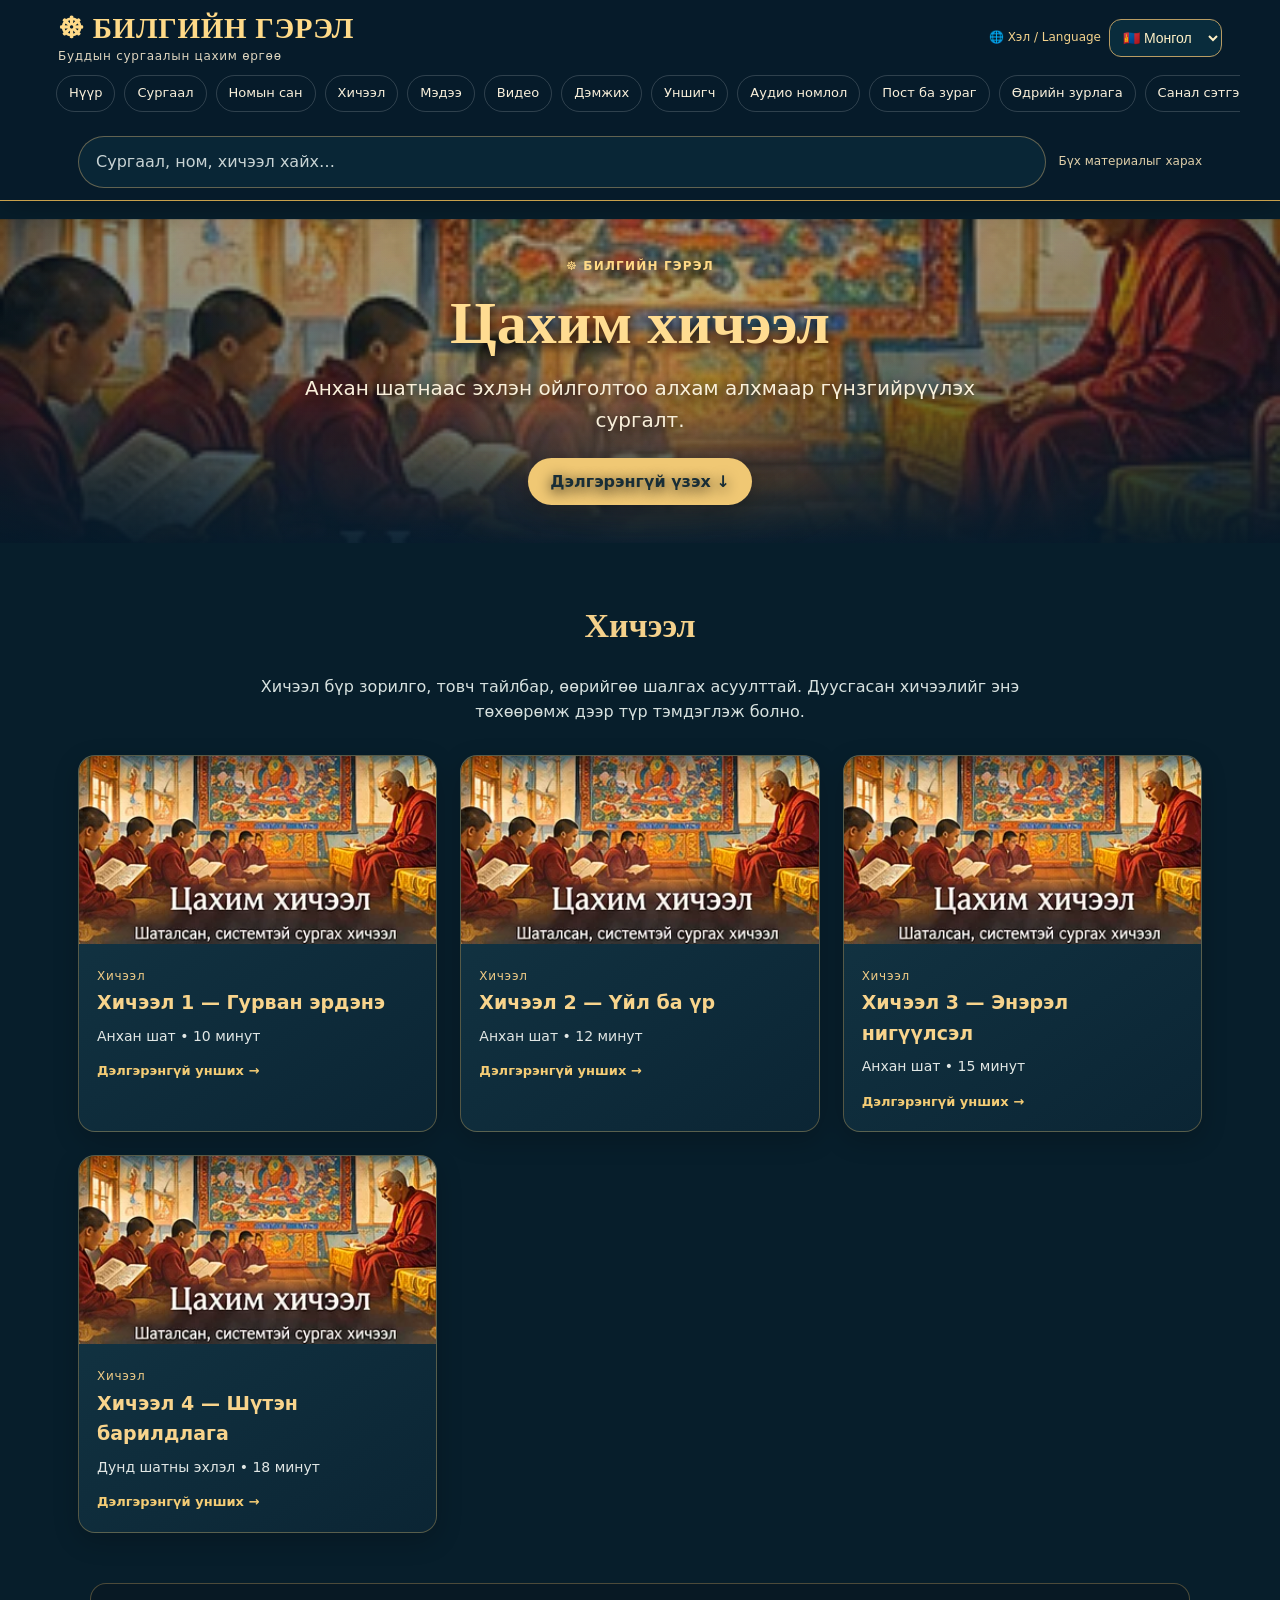
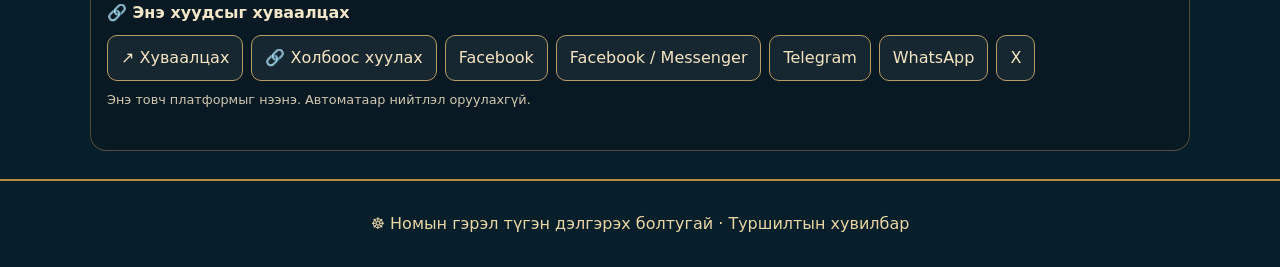
<file: hicheel.html>
<!DOCTYPE html>

<html lang="mn"><head><meta charset="utf-8"/><meta content="width=device-width,initial-scale=1" name="viewport"/><meta content="#071e2b" name="theme-color"/><title>Хичээл — Билгийн Гэрэл</title><style>*{box-sizing:border-box}html{scroll-behavior:smooth}body{margin:0;background:#071e2b;color:#f9f0db;font-family:system-ui,-apple-system,"Segoe UI",Arial,sans-serif;line-height:1.6}a{color:inherit}a:focus-visible{outline:3px solid #f8cb6c;outline-offset:4px}header{position:sticky;top:0;z-index:20;background:#071c2bf2;border-bottom:1px solid #c9a14c;backdrop-filter:blur(12px)}.head{max-width:1200px;margin:auto;display:flex;align-items:center;justify-content:space-between;gap:12px;padding:12px 18px}.brand{text-decoration:none;color:#ffda88;font:bold clamp(20px,3vw,29px) Georgia,serif;line-height:1.15}.brand small{display:block;color:#ded5bf;font:12px system-ui;margin-top:4px}.nav{display:flex;gap:5px;flex-wrap:wrap;justify-content:center;max-width:1200px;margin:auto;padding:0 10px 11px}.nav a{text-decoration:none;border:1px solid #ffffff2a;border-radius:999px;padding:7px 12px;font-size:13px}.nav a:hover,.nav a[aria-current=page]{background:#efc977;color:#142c37;border-color:#efc977}.hero{min-height:clamp(330px,48vw,570px);position:relative;display:grid;place-items:center;text-align:center;isolation:isolate;overflow:hidden;background:#1d4553}.hero:before{content:"";position:absolute;inset:0;z-index:-2;background-image:linear-gradient(180deg,#04152242,#05152280 55%,#061b2bee),var(--hero);background-position:center;background-size:cover;animation:reveal 1.1s ease both,zoom 24s ease-in-out infinite alternate}.hero:after{content:"";position:absolute;inset:0;z-index:-1;background:radial-gradient(ellipse,#061c2a24 0%,#04162270 90%)}.hero-inner{padding:38px 18px;max-width:900px;text-shadow:0 3px 14px #000}.eyebrow{color:#ffda87;font-weight:700;letter-spacing:.1em;font-size:12px}.hero h1{font:bold clamp(30px,6vw,60px) Georgia,serif;color:#ffdc91;line-height:1.16;margin:13px auto}.hero p{font-size:clamp(14px,2vw,20px);max-width:680px;margin:0 auto}.cta{display:inline-block;text-decoration:none;background:#f0c874;color:#182d36;border-radius:30px;padding:11px 22px;font-weight:750;margin-top:22px;box-shadow:0 5px 25px #0005}.container{max-width:1160px;margin:auto;padding:36px 18px 64px}.intro{max-width:820px;margin:0 auto 30px;text-align:center}.intro h2{font:700 clamp(23px,4vw,34px) Georgia,serif;color:#f4d18b}.intro p{color:#d7e1df}.grid{display:grid;grid-template-columns:repeat(3,minmax(0,1fr));gap:18px}.card{display:block;text-decoration:none;background:#102f3d;border:1px solid #ad8c4a78;border-radius:17px;overflow:hidden;box-shadow:0 8px 26px #0003;transition:transform .25s,box-shadow .25s}.card:hover{transform:translateY(-5px);box-shadow:0 14px 30px #0007}.card img{width:100%;aspect-ratio:16/9;object-fit:cover;display:block}.card .content{padding:18px}.card h3{margin:0 0 7px;color:#f8d48c;font-size:19px}.card p{font-size:14px;color:#e1e7e5;margin:0 0 10px}.more{color:#f4cc75;font-weight:700;font-size:13px}.article{max-width:800px;margin:auto;background:#102d3b;border:1px solid #c5a35c69;border-radius:18px;padding:clamp(20px,5vw,45px)}.article h2{color:#f5d18b;font:700 clamp(24px,4vw,36px) Georgia,serif}.article p{white-space:pre-line;font-size:16px;line-height:1.95}.back{display:inline-block;margin-bottom:12px;color:#f4cf80}.notice{border-left:3px solid #e8c77d;padding:14px 18px;background:#1d3a44;color:#e6dfc9;border-radius:6px;margin-top:22px}.foot{background:#061724;border-top:1px solid #947641;padding:28px 16px;text-align:center;color:#d8cbaa;font-size:13px}.foot b{color:#f6d38b}.section-tiles{margin-top:24px}.tag{color:#f0cc86;font-size:12px;letter-spacing:.06em}@keyframes reveal{from{opacity:.35}to{opacity:1}}@keyframes zoom{from{transform:scale(1)}to{transform:scale(1.08)}}@media(max-width:800px){.grid{grid-template-columns:repeat(2,minmax(0,1fr))}.nav{flex-wrap:nowrap;justify-content:flex-start;overflow-x:auto;scrollbar-width:thin;padding-bottom:10px}.nav a{white-space:nowrap;flex:none}.hero{min-height:370px}}@media(max-width:520px){.grid{grid-template-columns:1fr}.head{padding:11px 14px}.hero{min-height:350px}.hero-inner{padding:25px 16px}.container{padding:25px 14px 45px}.card img{aspect-ratio:2/1}}@media(prefers-reduced-motion:reduce){*,*:before,*:after{animation:none!important;transition:none!important;scroll-behavior:auto!important}}

.page-section{scroll-margin-top:116px;border-bottom:2px solid #b68c48;min-height:55vh} .page-section:not(:first-child){padding-top:18px}.page-section:not(:first-child) .hero{min-height:290px} .page-section:target{animation:pageIn .55s ease both}@keyframes pageIn{from{opacity:.45;transform:translateY(15px)}to{opacity:1;transform:translateY(0)}} .nav{overflow-x:auto;flex-wrap:nowrap;justify-content:flex-start;scrollbar-width:thin}.nav a{white-space:nowrap;flex:none} .page-section .container{padding-bottom:32px} @media(prefers-reduced-motion:reduce){*,*:before,*:after{animation:none!important;scroll-behavior:auto!important}}
/* 2026 design refresh */
:root{color-scheme:dark;--gold:#f4d18b;--ink:#071e2b}body{overflow-x:hidden}html{scroll-padding-top:128px}header{box-shadow:0 6px 28px #0004}.head{min-height:68px}.brand{letter-spacing:.025em}.nav{gap:9px;padding:0 16px 12px}.nav a{transition:background .2s,transform .2s}.nav a:active{transform:scale(.96)}.card{background:linear-gradient(145deg,#143746,#0b2534);border-color:#d4af635c}.card img{background:#1b4350}.card .content{min-height:125px}.article{box-shadow:0 20px 70px #0003}.article p{overflow-wrap:anywhere}.hero:after{pointer-events:none}.tool-row{max-width:1160px;margin:0 auto;padding:12px 18px;display:flex;align-items:center;gap:12px;flex-wrap:wrap}.search-input{flex:1;min-width:180px;border:1px solid #bba06d80;border-radius:999px;background:#092636;color:#fff;padding:12px 17px;font:inherit}.search-input::placeholder{color:#c8d3d4}.tool-note{font-size:12px;color:#dfcfaa}.quick-btn{border:1px solid #caa65d;border-radius:999px;background:#163947;color:#f9dda0;padding:9px 14px;cursor:pointer;font:inherit}.lesson-actions{display:flex;gap:8px;flex-wrap:wrap;margin-top:14px}.lesson-btn{border:1px solid #cba763;border-radius:10px;padding:9px 12px;color:#ffe4a7;background:#173c48;cursor:pointer;font:inherit}.lesson-btn[aria-pressed=true]{background:#f1ce86;color:#08202c}.reading-guide{background:#0b2b39;border:1px solid #bda06755;border-radius:16px;padding:20px;margin:22px auto;max-width:800px}.reading-guide h3{color:#f4d18b;margin-top:0}.reading-guide p{margin:9px 0}.search-empty{padding:16px;color:#f2d69b}.mobile-top{display:none}.skip-link{position:absolute;left:-999px;top:0;background:#f4d18b;color:#081d29;padding:10px;z-index:100}.skip-link:focus{left:8px}@media(max-width:640px){.head{min-height:58px}.brand{font-size:20px}.mobile-top{display:flex;align-items:center;gap:9px}.nav{scroll-snap-type:x proximity}.nav a{scroll-snap-align:start;min-height:39px;display:inline-flex;align-items:center}.hero{min-height:320px}.hero h1{font-size:clamp(29px,9vw,42px)}.card .content{padding:16px}.article{border-radius:12px;padding:20px 17px}.tool-row{padding:10px 14px}.page-section{scroll-margin-top:112px}}@media(min-width:1200px){.grid{gap:23px}.card img{aspect-ratio:1.9}}
.card[hidden]{display:none!important}
/* Билгийн Гэрэл · хөдөлгөөнт, дасан зохицох загвар */
.menu-toggle{display:none;align-items:center;gap:9px;background:#173c4b;color:#ffe0a0;border:1px solid #d9b66b;border-radius:12px;padding:10px 14px;font-weight:750;font-size:15px;cursor:pointer}
.menu-toggle svg{width:22px;height:22px;stroke:currentColor;fill:none;stroke-width:2;stroke-linecap:round}
.hero:before{animation:reveal 1.1s ease both,zoom 32s ease-in-out infinite alternate;background-position:center 43%;filter:saturate(1.08) brightness(1.1)}
.hero:after{background:radial-gradient(ellipse at 50% 38%,transparent 0%,#04182742 64%,#041827b3 100%)}
.hero-inner{position:relative;z-index:1;animation:heroRise .8s ease both}
.hero .cta{transition:transform .25s ease,box-shadow .25s ease}
.hero .cta:hover{transform:translateY(-3px);box-shadow:0 10px 28px #0007}
.card{transition:transform .35s ease,box-shadow .35s ease,border-color .35s ease}
.card:hover{transform:translateY(-6px);box-shadow:0 16px 36px #0005}
@keyframes heroRise{from{opacity:0;transform:translateY(16px)}to{opacity:1;transform:translateY(0)}}
@keyframes softGlow{0%,100%{opacity:.25;transform:scale(.96)}50%{opacity:.5;transform:scale(1.06)}}
.hero .hero-inner:before{content:"";position:absolute;inset:3% 14%;z-index:-1;pointer-events:none;background:radial-gradient(ellipse,#f3ca7655,transparent 68%);filter:blur(34px);animation:softGlow 9s ease-in-out infinite}
.reveal-on-scroll{opacity:0;transform:translateY(17px);transition:opacity .65s ease,transform .65s ease}
.reveal-on-scroll.is-visible{opacity:1;transform:none}
@media(max-width:720px){
 .head{padding:12px 16px;min-height:76px}.brand{font-size:clamp(20px,5.2vw,25px)}
 .menu-toggle{display:inline-flex;flex-shrink:0}
 header .nav{display:grid;grid-template-columns:repeat(2,minmax(0,1fr));gap:9px;max-height:0;overflow:hidden;visibility:hidden;opacity:0;padding:0 16px;margin:0;transition:max-height .36s ease,opacity .3s ease,padding .3s ease,visibility .3s}
 header.menu-open .nav{max-height:400px;visibility:visible;opacity:1;padding:10px 16px 16px}
 header .nav a{font-size:15px;text-align:center;padding:12px 8px;background:#103545;border-radius:12px}
 .hero{min-height:clamp(380px,75svh,570px)}
 .hero h1{font-size:clamp(29px,8.4vw,43px);line-height:1.16;max-width:580px}
 .hero-inner{padding:34px 20px 40px}
 .hero p{font-size:clamp(14px,3.8vw,17px);line-height:1.55}
 .hero:before{background-position:center 40%}
 .hero .cta{font-size:16px;padding:11px 20px}
}
@media(max-width:390px){.brand{font-size:19px}.brand small{font-size:10px}.menu-toggle{padding:9px 11px;font-size:14px}}
@media(prefers-reduced-motion:reduce){html{scroll-behavior:auto}.hero:before,.hero-inner,.hero .hero-inner:before{animation:none!important}.reveal-on-scroll{opacity:1;transform:none;transition:none}.card,.hero .cta{transition:none}}

/* International library extension — keeps existing layout and content */
.head{flex-wrap:wrap}.locale-control{display:flex;align-items:center;gap:8px;margin-left:auto}.locale-control label{font-size:12px;color:#f3d28c}.locale-control select{max-width:160px;background:#092c3c;color:#fff1c6;border:1px solid #b89c63;border-radius:12px;padding:9px;font-size:14px}.world-library{max-width:1150px;margin:32px auto 60px;padding:26px;border:1px solid #b08a4b;border-radius:22px;background:linear-gradient(135deg,#0d3442,#071f2c);box-shadow:0 16px 44px #0003}.world-head{text-align:center}.world-head>span{letter-spacing:.17em;color:#c9aa70;font-size:11px}.world-head h2{font-size:clamp(25px,4vw,38px);color:#f2d28b;margin:12px 0}.world-head p{max-width:750px;margin:0 auto 24px;line-height:1.65}.world-filters{display:grid;grid-template-columns:2fr 1fr;gap:12px;margin:20px 0}.world-filters input,.world-filters select{width:100%;min-width:0;background:#082432;color:#f6e9ce;border:1px solid #9b8357;border-radius:12px;padding:14px}.world-grid{display:grid;grid-template-columns:repeat(3,minmax(0,1fr));gap:16px}.world-card{border:1px solid #5b6670;border-radius:17px;background:#103b49;padding:22px;min-width:0;transition:transform .25s ease,border-color .25s ease}.world-card:hover{transform:translateY(-4px);border-color:#e2bd76}.world-symbol{font-size:29px}.world-card h3{color:#f3d28c;margin:12px 0 4px;font-size:20px}.world-card small{color:#b8cbd0}.world-card p{line-height:1.6}.world-status{display:inline-block;color:#d7c7a5;border:1px solid #857554;border-radius:99px;padding:5px 9px;font-size:11px}.world-disclaimer{font-size:13px;color:#c6c8c4;margin:20px 0 0}@media(max-width:740px){.head{gap:10px}.locale-control{order:3;width:100%;justify-content:flex-end}.world-library{padding:16px;margin:24px 12px}.world-grid{grid-template-columns:repeat(2,minmax(0,1fr))}.world-filters{grid-template-columns:1fr}.world-card{padding:15px}.world-card h3{font-size:17px}}@media(max-width:420px){.world-grid{grid-template-columns:1fr}}@media(prefers-reduced-motion:reduce){.world-card{transition:none}.world-card:hover{transform:none}}
</style><style>
/* Нэг удаад нэг үндсэн хуудас */
.page-section{display:none!important}
.page-section.active-page{display:block!important;animation:pageEnter .35s ease both}
@keyframes pageEnter{from{opacity:.5;transform:translateY(10px)}to{opacity:1;transform:none}}
.nav a[aria-current="page"]{color:#ffe0a0;border-color:#d7ac66}
@media(prefers-reduced-motion:reduce){.page-section.active-page{animation:none}}
</style><meta content="Билгийн Гэрэл — Буддын сургаал, хичээл, олон улсын номын сан, мэдээ, видео номлолын цахим өргөө." name="description"/><meta content="website" property="og:type"/><meta content="Билгийн Гэрэл" property="og:site_name"/><meta content="Билгийн Гэрэл — Буддын сургаалын цахим өргөө" property="og:title"/><meta content="Буддын сургаал, номын сан, хичээл, мэдээ, видео номлолыг нэг дороос." property="og:description"/><meta content="https://bilgiin-gerel.vercel.app/hicheel.html" property="og:url"/><meta content="summary" name="twitter:card"/><meta content="Буддын сургаал, номын сан, хичээл, мэдээ, видео номлолыг нэг дороос." name="twitter:description"/><meta content="mn_MN" property="og:locale"/><meta content="Билгийн Гэрэл" name="twitter:title"/><link href="https://bilgiin-gerel.vercel.app/hicheel.html" rel="canonical"/><style>
.bg-share{margin:18px auto 28px;max-width:1100px;padding:16px;border:1px solid rgba(203,169,98,.35);border-radius:16px;background:rgba(10,25,35,.75);color:#f4e6c8}
.bg-share-title{font-size:1rem;font-weight:700;margin-bottom:10px}.bg-share-links{display:flex;flex-wrap:wrap;gap:8px}
.bg-share button,.bg-share a{display:inline-flex;align-items:center;justify-content:center;gap:5px;min-height:42px;padding:9px 13px;border:1px solid #b99b63;border-radius:10px;background:rgba(255,255,255,.06);color:#f5e5c2;text-decoration:none;font:inherit;cursor:pointer}
.bg-share button:focus-visible,.bg-share a:focus-visible{outline:3px solid #fff;outline-offset:2px}
.bg-share-note{font-size:.8rem;opacity:.85;margin-top:9px}.bg-share-feedback{font-size:.85rem;min-height:1.4em;margin-top:5px}
</style><style>
.skip-to-content{position:absolute;left:12px;top:-90px;z-index:999;background:#f3ce79;color:#132938;padding:12px 18px;border-radius:8px}
.skip-to-content:focus{top:10px}
button:focus-visible,select:focus-visible,input:focus-visible{outline:3px solid #f5d077;outline-offset:3px}
@media(prefers-reduced-motion:reduce){*,*::before,*::after{scroll-behavior:auto!important;animation-duration:.01ms!important;transition-duration:.01ms!important}}
</style><link href="/favicon.svg" rel="icon" type="image/svg+xml"/><link href="/site.webmanifest" rel="manifest"/><style>
/* Нүүр хуудасны бүтэн дүр: зургийг огт тайрахгүй */
#nuur .hero-home-full{display:grid;grid-template-columns:minmax(0,1fr) minmax(360px,1fr);align-items:center;min-height:520px;gap:clamp(12px,3vw,44px);padding:clamp(22px,4vw,56px) max(20px,calc((100vw - 1200px)/2));overflow:hidden;background:linear-gradient(135deg,#092535,#103b46 65%,#092432);isolation:isolate}
#nuur .hero-home-full::before{content:"";position:relative;inset:auto;z-index:auto;display:block;width:100%;height:min(66vw,510px);min-height:360px;background-image:var(--hero);background-repeat:no-repeat;background-size:contain;background-position:center;animation:homeImageEnter .7s ease-out both;grid-column:2;grid-row:1}
#nuur .hero-home-full::after{display:none}
#nuur .hero-home-full .hero-inner{grid-column:1;grid-row:1;text-align:left;padding:24px 0;max-width:620px;text-shadow:none}
#nuur .hero-home-full h1{font-size:clamp(31px,3.5vw,54px);line-height:1.2;margin:16px 0;color:#f9d992}
#nuur .hero-home-full p{margin:0;max-width:570px;color:#e8e8dc;line-height:1.8}
#nuur .hero-home-full .cta{margin-top:25px}
@keyframes homeImageEnter{from{opacity:.3;transform:translateY(12px)}to{opacity:1;transform:none}}
@media(max-width:800px){
 #nuur .hero-home-full{grid-template-columns:minmax(0,1fr);gap:4px;min-height:0;padding:24px 18px 38px}
 #nuur .hero-home-full::before{grid-column:1;grid-row:1;width:100%;height:auto;min-height:0;aspect-ratio:450/330;background-size:contain}
 #nuur .hero-home-full .hero-inner{grid-column:1;grid-row:2;text-align:center;padding:14px 0 0;max-width:100%}
 #nuur .hero-home-full h1{font-size:clamp(28px,6.2vw,42px);margin:12px auto}
 #nuur .hero-home-full p{margin:auto}
}
@media(prefers-reduced-motion:reduce){#nuur .hero-home-full::before{animation:none}}
</style><link rel="stylesheet" href="site-enhancements.css"></head><body><a class="skip-to-content" href="#main-content">Үндсэн агуулга руу шилжих</a><header><div class="head"><a class="brand" href="#nuur">☸ БИЛГИЙН ГЭРЭЛ<small>Буддын сургаалын цахим өргөө</small></a><button aria-controls="main-nav" aria-expanded="false" class="menu-toggle" id="mobile-menu-toggle" type="button"><svg aria-hidden="true" viewbox="0 0 24 24"><path d="M4 6h16M4 12h16M4 18h16"></path></svg><span>Цэс</span></button><div class="locale-control"><label for="site-language">🌐 <span id="lang-label">Хэл / Language</span></label><select aria-label="Сайтын хэл сонгох" id="site-language"><option value="mn">🇲🇳 Монгол</option><option value="en">🇬🇧 English</option><option value="bo">🏔️ བོད་སྐད།</option><option value="zh">🇨🇳 中文</option><option value="ja">🇯🇵 日本語</option><option value="ko">🇰🇷 한국어</option><option value="ru">🇷🇺 Русский</option></select></div></div><nav aria-label="Үндсэн цэс" class="nav" id="main-nav"><a href="#nuur">Нүүр</a><a href="#surgaal">Сургаал</a><a href="#nom">Номын сан</a><a href="#hicheel">Хичээл</a><a href="#medee">Мэдээ</a><a href="#video">Видео</a><a href="#demjih">Дэмжих</a></nav><div class="tool-row" role="search"><input aria-label="Сайтын материал хайх" class="search-input" id="site-search" placeholder="Сургаал, ном, хичээл хайх…" type="search"/><span aria-live="polite" class="tool-note" id="search-status">Бүх материалыг харах</span></div></header><main id="main-content" tabindex="-1"><section class="page-section" id="nuur"><section class="hero hero-home-full" style="--hero:url(79958f220a.webp)"><div class="hero-inner"><div class="eyebrow">☸ БИЛГИЙН ГЭРЭЛ</div><h1>Номын гэрэл түгэн дэлгэрэх болтугай</h1><p>Монголын Буддын шашны сургаал, ном судар, хичээл, айлдварын цахим өргөө.</p><a class="cta" href="#nuur-aguulga">Дэлгэрэнгүй үзэх ↓</a></div></section><section class="container" id="nuur-aguulga"><div class="intro"><h2>Нүүр</h2><p>Билгийн Гэрэл цахим өргөөд тавтай морил. Энд Буддын сургаалын суурь ойлголтыг энгийн тайлбартай уншиж, анхан шатны хичээлүүдтэй танилцаж болно.</p></div><div class="grid section-tiles"><a class="card" href="#surgaal"><img alt="Сургаал хэсгийн дүрслэл" decoding="async" loading="lazy" src="531368ead0.webp"/><div class="content"><h3>Сургаал</h3><p>Бодь сэтгэл, шүтэн барилдлага, энэрэл нигүүлсэл, амьдралд хэрэгжүүлэх ухаан.</p><span class="more">Нээж үзэх →</span></div></a><a class="card" href="#nom"><img alt="Номын сан хэсгийн дүрслэл" decoding="async" loading="lazy" src="d9f9c46c89.webp"/><div class="content"><h3>Номын сан</h3><p>Судар, ном, тайлбар, товхимлыг сэдвээр нь ангилан уншаарай.</p><span class="more">Нээж үзэх →</span></div></a><a class="card" href="#hicheel"><img alt="Хичээл хэсгийн дүрслэл" decoding="async" loading="lazy" src="152317cc2b.webp"/><div class="content"><h3>Хичээл</h3><p>Анхан шатнаас эхлэн ойлголтоо алхам алхмаар гүнзгийрүүлэх сургалт.</p><span class="more">Нээж үзэх →</span></div></a><a class="card" href="#medee"><img alt="Мэдээ хэсгийн дүрслэл" decoding="async" loading="lazy" src="92716e11ae.webp"/><div class="content"><h3>Мэдээ</h3><p>Цахим сангийн хөгжүүлэлт, номын танилцуулга, зар мэдээ.</p><span class="more">Нээж үзэх →</span></div></a><a class="card" href="#video"><img alt="Видео хэсгийн дүрслэл" decoding="async" loading="lazy" src="8efbda7714.webp"/><div class="content"><h3>Видео</h3><p>Бясалгалын заавар, сургаалын тайлбар, айлдварын бичлэгийн сан.</p><span class="more">Нээж үзэх →</span></div></a><a class="card" href="#demjih"><img alt="Дэмжих хэсгийн дүрслэл" decoding="async" loading="lazy" src="f03031e0bd.webp"/><div class="content"><h3>Дэмжих</h3><p>Билгийн Гэрэл цахим сангийн хөгжүүлэлтийн зорилго, дэмжлэгийн боломж.</p><span class="more">Нээж үзэх →</span></div></a></div></section><div class="bg-share" data-share-section="nuur"><div class="bg-share-title">🔗 Энэ хуудсыг хуваалцах</div><div class="bg-share-links"><button data-share="native" type="button">↗ Хуваалцах</button><button data-share="copy" type="button">🔗 Холбоос хуулах</button><button data-share="facebook" type="button">Facebook</button><button data-share="messenger" title="Facebook-ийн хуваалцах цонх нээнэ; Messenger-ийг тэндээс сонгож болно" type="button">Facebook / Messenger</button><button data-share="telegram" type="button">Telegram</button><button data-share="whatsapp" type="button">WhatsApp</button><button data-share="x" type="button">X</button></div><div class="bg-share-note">Хуваалцах товч нь сонгосон платформыг нээнэ. Автоматаар нийтлэл оруулахгүй.</div><div aria-live="polite" class="bg-share-feedback" role="status"></div></div></section><section class="page-section" id="surgaal"><section class="hero" style="--hero:url(531368ead0.webp)"><div class="hero-inner"><div class="eyebrow">☸ БИЛГИЙН ГЭРЭЛ</div><h1>Буддын сургаал</h1><p>Бодь сэтгэл, шүтэн барилдлага, энэрэл нигүүлсэл, амьдралд хэрэгжүүлэх ухаан.</p><a class="cta" href="#surgaal-aguulga">Дэлгэрэнгүй үзэх ↓</a></div></section><section class="container" id="surgaal-aguulga"><div class="intro"><h2>Сургаал</h2><p>Сургаалын гол ойлголтуудыг эхлэгчдэд зориулан хураангуйллаа. Эдгээр нь уламжлалт судрын бүрэн орчуулга бус, танин мэдэхүйн тайлбар юм.</p></div><div class="grid section-tiles"><a class="card" href="#unshih-1"><img alt="Хутагтын дөрвөн үнэн сэдвийн дүрслэл" decoding="async" loading="lazy" src="531368ead0.webp"/><div class="content"><span class="tag">Сургаал</span><h3>Хутагтын дөрвөн үнэн</h3><p>Зовлон, түүний шалтгаан, гэтлэхүй, гэтлэх мөр.</p><span class="more">Дэлгэрэнгүй унших →</span></div></a><a class="card" href="#unshih-2"><img alt="Бодь сэтгэл сэдвийн дүрслэл" decoding="async" loading="lazy" src="531368ead0.webp"/><div class="content"><span class="tag">Сургаал</span><h3>Бодь сэтгэл</h3><p>Хамаг амьтны тусын тулд гэгээрэлд тэмүүлэх эрхэм сэтгэл.</p><span class="more">Дэлгэрэнгүй унших →</span></div></a><a class="card" href="#unshih-3"><img alt="Шүтэн барилдлага сэдвийн дүрслэл" decoding="async" loading="lazy" src="531368ead0.webp"/><div class="content"><span class="tag">Сургаал</span><h3>Шүтэн барилдлага</h3><p>Аливаа үзэгдэл шалтгаан, нөхцөлөөс хамааран үүсдэг.</p><span class="more">Дэлгэрэнгүй унших →</span></div></a><a class="card" href="#unshih-4"><img alt="Арван хар нүгэл ба арван цагаан буян сэдвийн дүрслэл" decoding="async" loading="lazy" src="531368ead0.webp"/><div class="content"><span class="tag">Сургаал</span><h3>Арван хар нүгэл ба арван цагаан буян</h3><p>Бие, хэл, сэтгэлийн үйлээ хянах тухай.</p><span class="more">Дэлгэрэнгүй унших →</span></div></a></div></section><div class="bg-share" data-share-section="surgaal"><div class="bg-share-title">🔗 Энэ хуудсыг хуваалцах</div><div class="bg-share-links"><button data-share="native" type="button">↗ Хуваалцах</button><button data-share="copy" type="button">🔗 Холбоос хуулах</button><button data-share="facebook" type="button">Facebook</button><button data-share="messenger" title="Facebook-ийн хуваалцах цонх нээнэ; Messenger-ийг тэндээс сонгож болно" type="button">Facebook / Messenger</button><button data-share="telegram" type="button">Telegram</button><button data-share="whatsapp" type="button">WhatsApp</button><button data-share="x" type="button">X</button></div><div class="bg-share-note">Хуваалцах товч нь сонгосон платформыг нээнэ. Автоматаар нийтлэл оруулахгүй.</div><div aria-live="polite" class="bg-share-feedback" role="status"></div></div></section><section class="page-section" id="nom"><section class="hero" style="--hero:url(d9f9c46c89.webp)"><div class="hero-inner"><div class="eyebrow">☸ БИЛГИЙН ГЭРЭЛ</div><h1>Цахим номын сан</h1><p>Судар, ном, тайлбар, товхимлыг сэдвээр нь ангилан уншаарай.</p><a class="cta" href="#nom-aguulga">Дэлгэрэнгүй үзэх ↓</a></div></section><section class="container" id="nom-aguulga"><div class="intro"><h2>Номын сан</h2><p>Номын сангийн туршилтын хэсэгт зохиогчийн эрхийн асуудалгүй, шинээр бичсэн товч тайлбаруудыг байршуулсан. Баталгаажуулсан эх судруудыг цаашид нэмж болно.</p></div><div class="grid section-tiles"><a class="card" href="#unshih-5"><img alt="Гурван эрдэнийн тухай товч уншлага сэдвийн дүрслэл" decoding="async" loading="lazy" src="d9f9c46c89.webp"/><div class="content"><span class="tag">Номын сан</span><h3>Гурван эрдэнийн тухай товч уншлага</h3><p>Бурхан, Ном, Хувраг гурвын утга.</p><span class="more">Дэлгэрэнгүй унших →</span></div></a><a class="card" href="#unshih-6"><img alt="Өдөр тутмын бясалгалын товхимол сэдвийн дүрслэл" decoding="async" loading="lazy" src="d9f9c46c89.webp"/><div class="content"><span class="tag">Номын сан</span><h3>Өдөр тутмын бясалгалын товхимол</h3><p>Анхаарал, амьсгал, эргэцүүллийн энгийн дадал.</p><span class="more">Дэлгэрэнгүй унших →</span></div></a><a class="card" href="#unshih-7"><img alt="Шантидэвагийн сургаалтай танилцах нь сэдвийн дүрслэл" decoding="async" loading="lazy" src="d9f9c46c89.webp"/><div class="content"><span class="tag">Номын сан</span><h3>Шантидэвагийн сургаалтай танилцах нь</h3><p>«Бодьсадвын явдалд орохуй» бүтээлийн сэдэвчилсэн танилцуулга.</p><span class="more">Дэлгэрэнгүй унших →</span></div></a></div><section class="world-library" id="world-library"><div class="world-head"><span>☸ INTERNATIONAL LIBRARY</span><h2 id="world-title">Олон улсын номын сан</h2><p id="world-note">Энэ хэсэгт дэлхийн олон орны эх судар, тайлбар, орчуулгыг эх сурвалж болон зохиогчийн эрхийг нягталсны дараа нэмнэ.</p></div><div class="world-filters"><input aria-label="Номын сангийн хайлт" id="world-search" placeholder="Номын нэр, хэл, сэдвээр хайх" type="search"/><select aria-label="Номын сангийн төрөл" id="world-filter"><option value="all">Бүх сан</option><option value="mn">Монгол номын сан</option><option value="bo">Төвөд номын сан</option><option value="pi">Пали судрын сан</option><option value="sa">Санскрит судрын сан</option><option value="zh">Хятад судрын сан</option><option value="other">Дэлхийн бусад орны сан</option></select></div><div class="world-grid"><article class="world-card" data-coll="mn" data-search="Монгол номын сан Mongolian texts Монгол хэл дээрх сургаал, тайлбар, ном судар"><span class="world-symbol">☸</span><h3>Монгол номын сан</h3><small>Mongolian texts</small><p>Монгол хэл дээрх сургаал, тайлбар, ном судар</p><span class="world-status">Материал нэмэхээр төлөвлөсөн</span></article><article class="world-card" data-coll="bo" data-search="Төвөд номын сан Tibetan texts Канжуур, Данжуур, төвөд хэлний тайлбар зохиол"><span class="world-symbol">📜</span><h3>Төвөд номын сан</h3><small>Tibetan texts</small><p>Канжуур, Данжуур, төвөд хэлний тайлбар зохиол</p><span class="world-status">Материал нэмэхээр төлөвлөсөн</span></article><article class="world-card" data-coll="pi" data-search="Пали судрын сан Pali Canon Типитака, Никая болон тайлбарууд"><span class="world-symbol">🍃</span><h3>Пали судрын сан</h3><small>Pali Canon</small><p>Типитака, Никая болон тайлбарууд</p><span class="world-status">Материал нэмэхээр төлөвлөсөн</span></article><article class="world-card" data-coll="sa" data-search="Санскрит судрын сан Sanskrit texts Их хөлгөний судар, шастирын эх сурвалж"><span class="world-symbol">🪷</span><h3>Санскрит судрын сан</h3><small>Sanskrit texts</small><p>Их хөлгөний судар, шастирын эх сурвалж</p><span class="world-status">Материал нэмэхээр төлөвлөсөн</span></article><article class="world-card" data-coll="zh" data-search="Хятад судрын сан Chinese texts Хятад хэлний Буддын судар, тайлбар"><span class="world-symbol">📖</span><h3>Хятад судрын сан</h3><small>Chinese texts</small><p>Хятад хэлний Буддын судар, тайлбар</p><span class="world-status">Материал нэмэхээр төлөвлөсөн</span></article><article class="world-card" data-coll="other" data-search="Дэлхийн бусад орны сан World collections Англи, Япон, Солонгос, Орос болон бусад хэл"><span class="world-symbol">🌏</span><h3>Дэлхийн бусад орны сан</h3><small>World collections</small><p>Англи, Япон, Солонгос, Орос болон бусад хэл</p><span class="world-status">Материал нэмэхээр төлөвлөсөн</span></article></div><p hidden="" id="world-empty">Илэрц олдсонгүй.</p><p class="world-disclaimer" id="world-disclaimer">Одоогоор эдгээр нь номын сангийн ангилал юм. Бодит судар, PDF болон орчуулгыг эх сурвалж, зөвшөөрлийг баталгаажуулсны дараа байршуулна.</p></section></section><div class="bg-share" data-share-section="nom"><div class="bg-share-title">🔗 Энэ хуудсыг хуваалцах</div><div class="bg-share-links"><button data-share="native" type="button">↗ Хуваалцах</button><button data-share="copy" type="button">🔗 Холбоос хуулах</button><button data-share="facebook" type="button">Facebook</button><button data-share="messenger" title="Facebook-ийн хуваалцах цонх нээнэ; Messenger-ийг тэндээс сонгож болно" type="button">Facebook / Messenger</button><button data-share="telegram" type="button">Telegram</button><button data-share="whatsapp" type="button">WhatsApp</button><button data-share="x" type="button">X</button></div><div class="bg-share-note">Хуваалцах товч нь сонгосон платформыг нээнэ. Автоматаар нийтлэл оруулахгүй.</div><div aria-live="polite" class="bg-share-feedback" role="status"></div></div></section><section class="page-section" id="hicheel"><section class="hero" style="--hero:url(152317cc2b.webp)"><div class="hero-inner"><div class="eyebrow">☸ БИЛГИЙН ГЭРЭЛ</div><h1>Цахим хичээл</h1><p>Анхан шатнаас эхлэн ойлголтоо алхам алхмаар гүнзгийрүүлэх сургалт.</p><a class="cta" href="#hicheel-aguulga">Дэлгэрэнгүй үзэх ↓</a></div></section><section class="container" id="hicheel-aguulga"><div class="intro"><h2>Хичээл</h2><p>Хичээл бүр зорилго, товч тайлбар, өөрийгөө шалгах асуулттай. Дуусгасан хичээлийг энэ төхөөрөмж дээр түр тэмдэглэж болно.</p></div><div class="grid section-tiles"><a class="card" href="#unshih-8"><img alt="Хичээл 1 — Гурван эрдэнэ сэдвийн дүрслэл" decoding="async" loading="lazy" src="152317cc2b.webp"/><div class="content"><span class="tag">Хичээл</span><h3>Хичээл 1 — Гурван эрдэнэ</h3><p>Анхан шат • 10 минут</p><span class="more">Дэлгэрэнгүй унших →</span></div></a><a class="card" href="#unshih-9"><img alt="Хичээл 2 — Үйл ба үр сэдвийн дүрслэл" decoding="async" loading="lazy" src="152317cc2b.webp"/><div class="content"><span class="tag">Хичээл</span><h3>Хичээл 2 — Үйл ба үр</h3><p>Анхан шат • 12 минут</p><span class="more">Дэлгэрэнгүй унших →</span></div></a><a class="card" href="#unshih-10"><img alt="Хичээл 3 — Энэрэл нигүүлсэл сэдвийн дүрслэл" decoding="async" loading="lazy" src="152317cc2b.webp"/><div class="content"><span class="tag">Хичээл</span><h3>Хичээл 3 — Энэрэл нигүүлсэл</h3><p>Анхан шат • 15 минут</p><span class="more">Дэлгэрэнгүй унших →</span></div></a><a class="card" href="#unshih-11"><img alt="Хичээл 4 — Шүтэн барилдлага сэдвийн дүрслэл" decoding="async" loading="lazy" src="152317cc2b.webp"/><div class="content"><span class="tag">Хичээл</span><h3>Хичээл 4 — Шүтэн барилдлага</h3><p>Дунд шатны эхлэл • 18 минут</p><span class="more">Дэлгэрэнгүй унших →</span></div></a></div></section><div class="bg-share" data-share-section="hicheel"><div class="bg-share-title">🔗 Энэ хуудсыг хуваалцах</div><div class="bg-share-links"><button data-share="native" type="button">↗ Хуваалцах</button><button data-share="copy" type="button">🔗 Холбоос хуулах</button><button data-share="facebook" type="button">Facebook</button><button data-share="messenger" title="Facebook-ийн хуваалцах цонх нээнэ; Messenger-ийг тэндээс сонгож болно" type="button">Facebook / Messenger</button><button data-share="telegram" type="button">Telegram</button><button data-share="whatsapp" type="button">WhatsApp</button><button data-share="x" type="button">X</button></div><div class="bg-share-note">Хуваалцах товч нь сонгосон платформыг нээнэ. Автоматаар нийтлэл оруулахгүй.</div><div aria-live="polite" class="bg-share-feedback" role="status"></div></div></section><section class="page-section" id="medee"><section class="hero" style="--hero:url(92716e11ae.webp)"><div class="hero-inner"><div class="eyebrow">☸ БИЛГИЙН ГЭРЭЛ</div><h1>Мэдээ, мэдээлэл</h1><p>Цахим сангийн хөгжүүлэлт, номын танилцуулга, зар мэдээ.</p><a class="cta" href="#medee-aguulga">Дэлгэрэнгүй үзэх ↓</a></div></section><section class="container" id="medee-aguulga"><div class="intro"><h2>Мэдээ</h2><p>Энэ хэсгийн нийтлэлүүд нь сайтын жишиг агуулга бөгөөд бодит хийд, байгууллагын албан ёсны мэдээ биш.</p></div><div class="grid section-tiles"><a class="card" href="#unshih-12"><img alt="Цахим номын өргөөний туршилтын хувилбар сэдвийн дүрслэл" decoding="async" loading="lazy" src="92716e11ae.webp"/><div class="content"><span class="tag">Мэдээ</span><h3>Цахим номын өргөөний туршилтын хувилбар</h3><p>Сайтын хөгжүүлэлтийн тэмдэглэл</p><span class="more">Дэлгэрэнгүй унших →</span></div></a><a class="card" href="#unshih-13"><img alt="Номын сангийн агуулгыг баяжуулах төлөвлөгөө сэдвийн дүрслэл" decoding="async" loading="lazy" src="92716e11ae.webp"/><div class="content"><span class="tag">Мэдээ</span><h3>Номын сангийн агуулгыг баяжуулах төлөвлөгөө</h3><p>Цаашдын ажлын танилцуулга</p><span class="more">Дэлгэрэнгүй унших →</span></div></a></div></section><div class="bg-share" data-share-section="medee"><div class="bg-share-title">🔗 Энэ хуудсыг хуваалцах</div><div class="bg-share-links"><button data-share="native" type="button">↗ Хуваалцах</button><button data-share="copy" type="button">🔗 Холбоос хуулах</button><button data-share="facebook" type="button">Facebook</button><button data-share="messenger" title="Facebook-ийн хуваалцах цонх нээнэ; Messenger-ийг тэндээс сонгож болно" type="button">Facebook / Messenger</button><button data-share="telegram" type="button">Telegram</button><button data-share="whatsapp" type="button">WhatsApp</button><button data-share="x" type="button">X</button></div><div class="bg-share-note">Хуваалцах товч нь сонгосон платформыг нээнэ. Автоматаар нийтлэл оруулахгүй.</div><div aria-live="polite" class="bg-share-feedback" role="status"></div></div></section><section class="page-section" id="video"><section class="hero" style="--hero:url(8efbda7714.webp)"><div class="hero-inner"><div class="eyebrow">☸ БИЛГИЙН ГЭРЭЛ</div><h1>Видео, аудио сан</h1><p>Бясалгалын заавар, сургаалын тайлбар, айлдварын бичлэгийн сан.</p><a class="cta" href="#video-aguulga">Дэлгэрэнгүй үзэх ↓</a></div></section><section class="container" id="video-aguulga"><div class="intro"><h2>Видео</h2><p>Одоогоор бодит видео файл холбогдоогүй. Доорх картуудад цаашид хийх бичлэгүүдийн агуулга, хугацаа, зохиолын төлөвлөгөөг харууллаа.</p></div><div class="grid section-tiles"><a class="card" href="#unshih-14"><img alt="5 минутын анхаарал төвлөрүүлэх дадал сэдвийн дүрслэл" decoding="async" loading="lazy" src="8efbda7714.webp"/><div class="content"><span class="tag">Видео</span><h3>5 минутын анхаарал төвлөрүүлэх дадал</h3><p>Видео зохиол • 5 минут</p><span class="more">Дэлгэрэнгүй унших →</span></div></a><a class="card" href="#unshih-15"><img alt="Бодь сэтгэлийн тухай богино тайлбар сэдвийн дүрслэл" decoding="async" loading="lazy" src="8efbda7714.webp"/><div class="content"><span class="tag">Видео</span><h3>Бодь сэтгэлийн тухай богино тайлбар</h3><p>Reels зохиол • 45 секунд</p><span class="more">Дэлгэрэнгүй унших →</span></div></a></div></section><div class="bg-share" data-share-section="video"><div class="bg-share-title">🔗 Энэ хуудсыг хуваалцах</div><div class="bg-share-links"><button data-share="native" type="button">↗ Хуваалцах</button><button data-share="copy" type="button">🔗 Холбоос хуулах</button><button data-share="facebook" type="button">Facebook</button><button data-share="messenger" title="Facebook-ийн хуваалцах цонх нээнэ; Messenger-ийг тэндээс сонгож болно" type="button">Facebook / Messenger</button><button data-share="telegram" type="button">Telegram</button><button data-share="whatsapp" type="button">WhatsApp</button><button data-share="x" type="button">X</button></div><div class="bg-share-note">Хуваалцах товч нь сонгосон платформыг нээнэ. Автоматаар нийтлэл оруулахгүй.</div><div aria-live="polite" class="bg-share-feedback" role="status"></div></div></section><section class="page-section" id="demjih"><section class="hero" style="--hero:url(f03031e0bd.webp)"><div class="hero-inner"><div class="eyebrow">☸ БИЛГИЙН ГЭРЭЛ</div><h1>Номын үйлсийг дэмжих</h1><p>Билгийн Гэрэл цахим сангийн хөгжүүлэлтийн зорилго, дэмжлэгийн боломж.</p><a class="cta" href="#demjih-aguulga">Дэлгэрэнгүй үзэх ↓</a></div></section><section class="container" id="demjih-aguulga"><div class="intro"><h2>Дэмжих</h2><p>Номын санг баяжуулах, хичээл бэлтгэх, аудио, видео бүтээх ажилд дэмжлэг хэрэгтэй. Энэ туршилтын хувилбарт төлбөр, хандивын систем холбогдоогүй.</p></div><div class="article"><h2>Дэмжлэгийн боломж</h2><p>Билгийн Гэрэл цахим санг олон нийтэд нээлттэй, эх сурвалжтай, хүртээмжтэй болгохоор хөгжүүлж байна. Цаашид ном судар, цахим сургалт, видео айлдвар болон уншлагын санг баяжуулах зорилготой.</p><div class="notice">Одоогоор хандив, төлбөрийн систем холбогдоогүй. Энэ хуудсаар төлбөр шилжүүлэх боломжгүй.</div></div></section><div class="bg-share" data-share-section="demjih"><div class="bg-share-title">🔗 Энэ хуудсыг хуваалцах</div><div class="bg-share-links"><button data-share="native" type="button">↗ Хуваалцах</button><button data-share="copy" type="button">🔗 Холбоос хуулах</button><button data-share="facebook" type="button">Facebook</button><button data-share="messenger" title="Facebook-ийн хуваалцах цонх нээнэ; Messenger-ийг тэндээс сонгож болно" type="button">Facebook / Messenger</button><button data-share="telegram" type="button">Telegram</button><button data-share="whatsapp" type="button">WhatsApp</button><button data-share="x" type="button">X</button></div><div class="bg-share-note">Хуваалцах товч нь сонгосон платформыг нээнэ. Автоматаар нийтлэл оруулахгүй.</div><div aria-live="polite" class="bg-share-feedback" role="status"></div></div></section><section class="page-section" id="unshih-1" data-teacher="Бурхан багш"><section class="hero" style="--hero:url(531368ead0.webp)"><div class="hero-inner"><div class="eyebrow">Сургаал</div><h1>Хутагтын дөрвөн үнэн</h1><p>Зовлон, түүний шалтгаан, гэтлэхүй, гэтлэх мөр.</p></div></section><section class="container"><article class="article"><a class="back" href="#surgaal">← Сургаал хэсэгт буцах</a><h2>Хутагтын дөрвөн үнэн</h2><p>Зовлонгийн үнэн: нөхцөлдсөн амьдралд ханамжгүй байдал, өөрчлөлт, зовлон оршино.

Зовлонгийн шалтгааны үнэн: хүсэл шунал, зууралдал болон мунхагийн нөлөөгөөр зовлон үүснэ.

Зовлонгоос гэтлэхүйн үнэн: зовлонгийн шалтгаан арилах боломжтой.

Гэтлэх мөрийн үнэн: хутагтын найман гишүүнт мөрийг даган хэрэгжүүлнэ.

Эргэцүүлэх нь: Миний өнөөдрийн бухимдал ямар нөхцөлөөс үүсэв?</p><div class="notice">Энэ нь танин мэдэхүйн зориулалттай товч тайлбар бөгөөд эх судрын бүрэн орчуулга биш.</div><div class="reading-guide"><h3>Өдөр тутам хэрэгжүүлэх нь</h3><p>Зовлонг танихдаа зөвхөн биеийн өвдөлтийг бус, өөрчлөгдөх зүйлээс байнгын ханамж эрэх сэтгэлийг ажиглана. Шалтгааныг нь ойлгох нь буруутан хайхаас илүү тустай. Найман гишүүнт мөр нь зөв үзэл, зөв бодол, зөв үг, зөв үйл, зөв амьжиргаа, зөв хичээл зүтгэл, зөв дурдал, зөв төвлөрлөөс бүрдэнэ.</p><p>Эх сурвалжийн чиглэл: Дхаммачаккаппаваттана сутта (SN 56.11). Энд эх сурвалжийг үгчлэн орчуулаагүй.</p></div></article></section></section><section class="page-section" id="unshih-2"><section class="hero" style="--hero:url(531368ead0.webp)"><div class="hero-inner"><div class="eyebrow">Сургаал</div><h1>Бодь сэтгэл</h1><p>Хамаг амьтны тусын тулд гэгээрэлд тэмүүлэх эрхэм сэтгэл.</p></div></section><section class="container"><article class="article"><a class="back" href="#surgaal">← Сургаал хэсэгт буцах</a><h2>Бодь сэтгэл</h2><p>Бодь сэтгэл гэдэг нь зөвхөн өөрийн амар амгаланг бус, хамаг амьтны тусын тулд төгс гэгээрэлд хүрэхийг зорьсон сэтгэл юм.

Өдөр тутмын дадал: «Өнөөдөр миний үг, үйл бусдад тустай байх болтугай» гэж өглөө бүр санаарай.

Энэрэл нигүүлсэл нь бодь сэтгэлийг хөгжүүлэх чухал үндэс болдог.</p><div class="notice">Энэ нь танин мэдэхүйн зориулалттай товч тайлбар бөгөөд эх судрын бүрэн орчуулга биш.</div><div class="reading-guide"><h3>Бодь сэтгэлийн хоёр тал</h3><p>Хүсэмжит бодь сэтгэл нь хамаг амьтны тусын тулд гэгээрэхийг чин сэтгэлээсээ зорих явдал. Үйл хэрэгт орсон бодь сэтгэл нь тэрхүү зорилгоо өглөг, ёс суртахуун, тэвчээр, хичээл зүтгэл, бясалгал, билгүүн ухааны дадлаар хэрэгжүүлэхийг хэлнэ.</p><p>Унших чиглэл: Шантидэва, «Бодьсадвын явдалд орохуй», I–III бүлгийн сэдвүүд.</p></div></article></section></section><section class="page-section" id="unshih-3"><section class="hero" style="--hero:url(531368ead0.webp)"><div class="hero-inner"><div class="eyebrow">Сургаал</div><h1>Шүтэн барилдлага</h1><p>Аливаа үзэгдэл шалтгаан, нөхцөлөөс хамааран үүсдэг.</p></div></section><section class="container"><article class="article"><a class="back" href="#surgaal">← Сургаал хэсэгт буцах</a><h2>Шүтэн барилдлага</h2><p>Юмс үзэгдэл бие даан, бусдаас үл хамааран оршихгүй; шалтгаан нөхцөл бүрдэхэд үүсэж, нөхцөл өөрчлөгдөхөд хувирна.

Үр, хөрс, ус, дулаан бүрдэхэд ургамал ургах нь энгийн жишээ юм.

Шүтэн барилдлагыг ойлгох нь юмсыг туйлшран баримтлах сэтгэлийг зөөлрүүлэхэд тусална.</p><div class="notice">Энэ нь танин мэдэхүйн зориулалттай товч тайлбар бөгөөд эх судрын бүрэн орчуулга биш.</div><div class="reading-guide"><h3>Энгийн жишээ ба анхаарах зүйл</h3><p>Нэг аяга цай ус, цайны навч, дулаан, хүний хөдөлмөр зэрэг олон нөхцөлд тулгуурлан бий болдог. Үүнтэй адил бидний сэтгэлийн төлөв ч шалтгаан, нөхцөлөөс хамааран өөрчлөгдөнө. Шүтэн барилдлага нь «юу ч байхгүй» гэсэн үг биш; харин юмс өөрөөсөө, бусдаас үл хамаарах мөн чанартай оршдоггүйг эргэцүүлэх үндэс юм.</p><p>Унших чиглэл: Шүтэн барилдлагын тухай Буддын эх сурвалжууд; гүнзгий тайлбарыг мэргэшсэн багшаас лавлана.</p></div></article></section></section><section class="page-section" id="unshih-4"><section class="hero" style="--hero:url(531368ead0.webp)"><div class="hero-inner"><div class="eyebrow">Сургаал</div><h1>Арван хар нүгэл ба арван цагаан буян</h1><p>Бие, хэл, сэтгэлийн үйлээ хянах тухай.</p></div></section><section class="container"><article class="article"><a class="back" href="#surgaal">← Сургаал хэсэгт буцах</a><h2>Арван хар нүгэл ба арван цагаан буян</h2><p>Биеэр үйлдэх гурван хар нүгэл: амь таслах, эс өгснийг авах, буруу хурьцах.

Хэлээр үйлдэх дөрвөн хар нүгэл: худал хэлэх, хов хэлэх, ширүүн үг хэлэх, дэмий чалчих.

Сэтгэлээр үйлдэх гурван хар нүгэл: шунах, хорлох сэтгэл, буруу үзэл.

Эдгээрийг цээрлэж, эсрэг сайн үйлсийг бүтээх нь арван цагаан буяны дадал болно.</p><div class="notice">Энэ нь танин мэдэхүйн зориулалттай товч тайлбар бөгөөд эх судрын бүрэн орчуулга биш.</div><div class="reading-guide"><h3>Арван цагаан буяныг дадуулах нь</h3><p>Амьтны амийг хамгаалах, бусдын өмчийг хүндэтгэх, харилцаанд хариуцлагатай байх нь биеийн сайн үйл. Үнэн үг хэлэх, эвийг эрхэмлэх, эелдэг бөгөөд утгатай ярих нь хэлний сайн үйл. Бусдын сайн сайханд баярлах, энэрэнгүй сэтгэл төрүүлэх, үйл ба үрийг зөв эргэцүүлэх нь сэтгэлийн сайн дадал юм.</p><p>Энэ нь уламжлалт арван буянт үйлийн танин мэдэхүйн хураангуй тайлбар.</p></div></article></section></section><section class="page-section" id="unshih-5"><section class="hero" style="--hero:url(d9f9c46c89.webp)"><div class="hero-inner"><div class="eyebrow">Номын сан</div><h1>Гурван эрдэнийн тухай товч уншлага</h1><p>Бурхан, Ном, Хувраг гурвын утга.</p></div></section><section class="container"><article class="article"><a class="back" href="#nom">← Номын сан хэсэгт буцах</a><h2>Гурван эрдэнийн тухай товч уншлага</h2><p>Буддын шашинд Бурхан, Ном, Хувраг гурвыг Гурван эрдэнэ хэмээн нэрлэдэг.

Бурхан нь төгс гэгээрсэн багш; Ном нь гэгээрэлд хүргэх сургаал, хэрэгжүүлэх мөр; Хувраг нь номын мөрийг хэрэгжүүлэгч ариун чуулган юм.

Энэ бол шинээр найруулсан танилцуулга бөгөөд уламжлалт судрын эх текст биш.</p><div class="notice">Энэ нь танин мэдэхүйн зориулалттай товч тайлбар бөгөөд эх судрын бүрэн орчуулга биш.</div></article></section></section><section class="page-section" id="unshih-6"><section class="hero" style="--hero:url(d9f9c46c89.webp)"><div class="hero-inner"><div class="eyebrow">Номын сан</div><h1>Өдөр тутмын бясалгалын товхимол</h1><p>Анхаарал, амьсгал, эргэцүүллийн энгийн дадал.</p></div></section><section class="container"><article class="article"><a class="back" href="#nom">← Номын сан хэсэгт буцах</a><h2>Өдөр тутмын бясалгалын товхимол</h2><p>1. Тайван сууж, биеэ суллана.
2. Амьсгалаа хүчлэхгүй ажиглана.
3. Анхаарал сарнихад зөөлөн буцаана.
4. Өөртөө болон бусдад сайн сайхныг хүснэ.
5. Өдрийн үйлээ эргэцүүлнэ.

Эхлээд 3–5 минут дадлага хийж болно.</p><div class="notice">Энэ нь танин мэдэхүйн зориулалттай товч тайлбар бөгөөд эх судрын бүрэн орчуулга биш.</div></article></section></section><section class="page-section" id="unshih-7" data-teacher="Шантидева"><section class="hero" style="--hero:url(d9f9c46c89.webp)"><div class="hero-inner"><div class="eyebrow">Номын сан</div><h1>Шантидэвагийн сургаалтай танилцах нь</h1><p>«Бодьсадвын явдалд орохуй» бүтээлийн сэдэвчилсэн танилцуулга.</p></div></section><section class="container"><article class="article"><a class="back" href="#nom">← Номын сан хэсэгт буцах</a><h2>Шантидэвагийн сургаалтай танилцах нь</h2><p>Шантидэвагийн «Бодьсадвын явдалд орохуй» бүтээл нь бодь сэтгэл төрүүлэх, сахих, тэвчээр, хичээл зүтгэл, бясалгал, билгүүн ухааны тухай өгүүлдэг.

Энд эх зохиолын орчуулгыг хуулбарлаагүй, зөвхөн сэдэвчилсэн танилцуулга өгч байна.</p><div class="notice">Энэ нь танин мэдэхүйн зориулалттай товч тайлбар бөгөөд эх судрын бүрэн орчуулга биш.</div></article></section></section><section class="page-section" id="unshih-8"><section class="hero" style="--hero:url(152317cc2b.webp)"><div class="hero-inner"><div class="eyebrow">Хичээл</div><h1>Хичээл 1 — Гурван эрдэнэ</h1><p>Анхан шат • 10 минут</p></div></section><section class="container"><article class="article"><a class="back" href="#hicheel">← Хичээл хэсэгт буцах</a><h2>Хичээл 1 — Гурван эрдэнэ</h2><p>Зорилго: Гурван эрдэнийн утгыг ялгаж ойлгох.

Бурхан — гэгээрлийн үлгэр дуурайл.
Ном — гэтлэхүйн замыг заах сургаал.
Хувраг — тэрхүү сургаалыг хэрэгжүүлэгч ариун чуулган.

Дасгал: Гурван эрдэнэ тус бүрийн утгыг өөрийн үгээр тайлбарлаарай.</p><div class="reading-guide"><h3>Өөрийгөө шалгах</h3><p>1. Бурхан, Ном, Хувраг гурвыг яагаад «эрдэнэ» гэж нэрлэдэг вэ? 2. Номыг зөвхөн уншихаас гадна амьдралд хэрхэн хэрэгжүүлж болох вэ?</p><p>Дадал: Өнөөдөр нэг сайн үйлийг ухамсартайгаар хийж тэмдэглээрэй.</p></div><div class="lesson-actions"><button aria-pressed="false" class="lesson-btn" data-lesson="unshih-8" type="button">✓ Хичээлээ дуусгасан гэж тэмдэглэх</button></div></article></section></section><section class="page-section" id="unshih-9"><section class="hero" style="--hero:url(152317cc2b.webp)"><div class="hero-inner"><div class="eyebrow">Хичээл</div><h1>Хичээл 2 — Үйл ба үр</h1><p>Анхан шат • 12 минут</p></div></section><section class="container"><article class="article"><a class="back" href="#hicheel">← Хичээл хэсэгт буцах</a><h2>Хичээл 2 — Үйл ба үр</h2><p>Зорилго: Санаатай үйл ба түүний үр дагаврыг ойлгох.

Буддын сургаалд үйл нь санаа зорилготой бие, хэл, сэтгэлийн үйлдлийг голлон заадаг.

Дасгал: Өнөөдөр бусдад тустай нэг үг хэлж, нэг сайн үйл хийгээд үр нөлөөг нь ажиглаарай.</p><div class="reading-guide"><h3>Өөрийгөө шалгах</h3><p>1. Санаа зорилго үйлдлийн ёс суртахууны үнэлгээнд ямар нөлөөтэй вэ? 2. Өнөөдрийн нэг үг бусдад ямар үр дагавар авчирсан бэ?</p><p>Дадал: Өдрийн төгсгөлд бие, хэл, сэтгэлийн нэг үйлээ эргэцүүлээрэй.</p></div><div class="lesson-actions"><button aria-pressed="false" class="lesson-btn" data-lesson="unshih-9" type="button">✓ Хичээлээ дуусгасан гэж тэмдэглэх</button></div></article></section></section><section class="page-section" id="unshih-10"><section class="hero" style="--hero:url(152317cc2b.webp)"><div class="hero-inner"><div class="eyebrow">Хичээл</div><h1>Хичээл 3 — Энэрэл нигүүлсэл</h1><p>Анхан шат • 15 минут</p></div></section><section class="container"><article class="article"><a class="back" href="#hicheel">← Хичээл хэсэгт буцах</a><h2>Хичээл 3 — Энэрэл нигүүлсэл</h2><p>Зорилго: Бусдын сайн сайхныг хүсэх, зовлонгоос ангижрахыг хүсэх сэтгэлийг хөгжүүлэх.

Дасгал: Өөртөө, дотнын хүндээ, танихгүй нэгэнд сайн сайхныг хүсэх сэтгэл төрүүлж үзээрэй.

Асуулт: Энэрэнгүй үг бусдад ямар нөлөө үзүүлдэг вэ?</p><div class="reading-guide"><h3>Өөрийгөө шалгах</h3><p>1. Бусдыг жаргалтай байгаасай гэж хүсэх, зовлонгоос ангижраасай гэж хүсэх хоёрын ялгаа юу вэ? 2. Хэцүү нөхцөлд энэрэнгүй үг хэлэх ямар боломж байна вэ?</p><p>Дадал: Танихгүй нэг хүнд ч сайн сайхныг чин сэтгэлээсээ хүсээрэй.</p></div><div class="lesson-actions"><button aria-pressed="false" class="lesson-btn" data-lesson="unshih-10" type="button">✓ Хичээлээ дуусгасан гэж тэмдэглэх</button></div></article></section></section><section class="page-section" id="unshih-11"><section class="hero" style="--hero:url(152317cc2b.webp)"><div class="hero-inner"><div class="eyebrow">Хичээл</div><h1>Хичээл 4 — Шүтэн барилдлага</h1><p>Дунд шатны эхлэл • 18 минут</p></div></section><section class="container"><article class="article"><a class="back" href="#hicheel">← Хичээл хэсэгт буцах</a><h2>Хичээл 4 — Шүтэн барилдлага</h2><p>Зорилго: Шалтгаан ба нөхцөлийн хамаарлыг өдөр тутмын жишээгээр ойлгох.

Нэг аяга цай хүртэл ус, цайны навч, дулаан, хүний хөдөлмөр зэрэг олон нөхцөлөөс хамаардаг.

Дасгал: Өнөөдрийн хэрэглэсэн нэг зүйлийн үүсэх нөхцөлүүдийг бичээрэй.</p><div class="reading-guide"><h3>Өөрийгөө шалгах</h3><p>1. Өнөөдрийн сэтгэл санаанд нөлөөлсөн гурван нөхцөлийг нэрлээрэй. 2. Нөхцөлийг өөрчилснөөр үр дүн өөрчлөгдөж болох уу?</p><p>Дадал: Өөрчлөгдөж буй нэг үзэгдлийг шүүмжлэлгүй ажиглаарай.</p></div><div class="lesson-actions"><button aria-pressed="false" class="lesson-btn" data-lesson="unshih-11" type="button">✓ Хичээлээ дуусгасан гэж тэмдэглэх</button></div></article></section></section><section class="page-section" id="unshih-12"><section class="hero" style="--hero:url(92716e11ae.webp)"><div class="hero-inner"><div class="eyebrow">Мэдээ</div><h1>Цахим номын өргөөний туршилтын хувилбар</h1><p>Сайтын хөгжүүлэлтийн тэмдэглэл</p></div></section><section class="container"><article class="article"><a class="back" href="#medee">← Мэдээ хэсэгт буцах</a><h2>Цахим номын өргөөний туршилтын хувилбар</h2><p>Билгийн Гэрэл цахим сангийн туршилтын хувилбарт үндсэн цэсүүд, унших материал, хичээлийн карт, хайлт, дэлгэцэд дасан зохицох загварыг оруулав.

Энэ нь нийтэд зориулсан албан ёсны мэдээ бус, хөгжүүлэлтийн танилцуулга юм.</p></article></section></section><section class="page-section" id="unshih-13"><section class="hero" style="--hero:url(92716e11ae.webp)"><div class="hero-inner"><div class="eyebrow">Мэдээ</div><h1>Номын сангийн агуулгыг баяжуулах төлөвлөгөө</h1><p>Цаашдын ажлын танилцуулга</p></div></section><section class="container"><article class="article"><a class="back" href="#medee">← Мэдээ хэсэгт буцах</a><h2>Номын сангийн агуулгыг баяжуулах төлөвлөгөө</h2><p>Номын санг баталгаатай эх сурвалж, зохиогчийн зөвшөөрөлтэй бүтээл, эх сурвалжийн тодорхой тэмдэглэлтэйгээр баяжуулахыг зорьж байна.

Монгол, төвөд нэр томьёоны галиг болон орчуулгыг тусгайлан нягтална.</p></article></section></section><section class="page-section" id="unshih-14"><section class="hero" style="--hero:url(8efbda7714.webp)"><div class="hero-inner"><div class="eyebrow">Видео</div><h1>5 минутын анхаарал төвлөрүүлэх дадал</h1><p>Видео зохиол • 5 минут</p></div></section><section class="container"><article class="article"><a class="back" href="#video">← Видео хэсэгт буцах</a><h2>5 минутын анхаарал төвлөрүүлэх дадал</h2><p>0:00–0:30 — Тайван сууж, амьсгалаа ажиглах.
0:30–3:30 — Анхаарлаа амьсгалдаа зөөлөн төвлөрүүлэх.
3:30–4:30 — Сэтгэлийн хөдөлгөөнөө ажиглах.
4:30–5:00 — Бусдад тустай байх санаа төрүүлэх.

Энэ нь бодит видео биш, бичлэг бүтээх зохиол юм.</p></article></section></section><section class="page-section" id="unshih-15"><section class="hero" style="--hero:url(8efbda7714.webp)"><div class="hero-inner"><div class="eyebrow">Видео</div><h1>Бодь сэтгэлийн тухай богино тайлбар</h1><p>Reels зохиол • 45 секунд</p></div></section><section class="container"><article class="article"><a class="back" href="#video">← Видео хэсэгт буцах</a><h2>Бодь сэтгэлийн тухай богино тайлбар</h2><p>Дүрслэл: Монголын уулс, уламжлалт танка зургийн элементүүд.

Дуу оруулалт: “Бодь сэтгэл бол зөвхөн өөрийн амгаланг хүсэхээс цааш, хамаг амьтны тусын тулд гэгээрэлд тэмүүлэх эрхэм сэтгэл юм.”

Энэ нь видео бэлтгэх жишиг зохиол.</p></article></section></section><section class="page-section" id="unshih-16"><section class="hero" style="--hero:url(f03031e0bd.webp)"><div class="hero-inner"><div class="eyebrow">Дэмжих</div><h1>Цахим сангийн хөгжүүлэлтийн зорилго</h1><p>Сайн дурын дэмжлэгийн тухай</p></div></section><section class="container"><article class="article"><a class="back" href="#demjih">← Дэмжих хэсэгт буцах</a><h2>Цахим сангийн хөгжүүлэлтийн зорилго</h2><p>Номын эх сурвалж нягтлах, орчуулга хянах, зураг боловсруулах, хичээл бэлтгэх, сайт арчлах ажлуудыг үе шаттай хэрэгжүүлнэ.

Одоогоор төлбөрийн холбоос, банкны данс, QPay систем холбогдоогүй. Ямар нэг төлбөр шилжүүлэх шаардлагагүй.</p></article></section></section></main><footer style="text-align:center;padding:30px 12px;color:#ead6a3">☸ Номын гэрэл түгэн дэлгэрэх болтугай · Туршилтын хувилбар</footer><script>
(function(){
 const pages={nuur:'index.html',surgaal:'surgaal.html',nom:'nom.html',hicheel:'hicheel.html',medee:'medee.html',video:'video.html',demjih:'demjih.html'};
 const name=location.pathname.split('/').pop().replace(/\.html$/,'')||'nuur';
 const current=name==='index'?'nuur':name;
 if(!location.hash && pages[current])history.replaceState(null,'',location.pathname+location.search+'#'+current);
 document.addEventListener('DOMContentLoaded',function(){
   document.querySelectorAll('#main-nav a').forEach(a=>{
     const id=(a.getAttribute('href')||'').replace('#','');
     if(pages[id])a.href=pages[id];
     if(id===current)a.setAttribute('aria-current','page');
   });
   document.querySelectorAll('a[href^="#"]').forEach(a=>{
     const id=a.getAttribute('href').slice(1);
     if(pages[id] && !a.closest('#main-nav'))a.href=pages[id];
   });
 });
})();
</script>
<script>
(()=>{const input=document.getElementById('site-search'),status=document.getElementById('search-status');const cards=[...document.querySelectorAll('.card')];if(input){input.addEventListener('input',()=>{const q=input.value.trim().toLocaleLowerCase('mn');let shown=0;cards.forEach(c=>{const match=!q||c.textContent.toLocaleLowerCase('mn').includes(q);c.hidden=!match;if(match&&c.closest('.active-page'))shown++});status.textContent=q?`${shown} материал олдлоо`:'Бүх материалыг харах';});}const key='bilgiin-gerel-completed-v1';let saved=[];try{saved=JSON.parse(localStorage.getItem(key)||'[]')}catch(e){}document.querySelectorAll('[data-lesson]').forEach(btn=>{const id=btn.dataset.lesson;const render=()=>{const done=saved.includes(id);btn.setAttribute('aria-pressed',String(done));btn.textContent=done?'✓ Дуусгасан · Буцаах':'✓ Хичээлээ дуусгасан гэж тэмдэглэх'};render();btn.addEventListener('click',()=>{saved=saved.includes(id)?saved.filter(x=>x!==id):[...saved,id];try{localStorage.setItem(key,JSON.stringify(saved))}catch(e){}render()})});})();
</script><script>
(()=>{
 const header=document.querySelector('header'),toggle=document.getElementById('mobile-menu-toggle'),nav=document.getElementById('main-nav');
 if(toggle&&nav){const close=()=>{header.classList.remove('menu-open');toggle.setAttribute('aria-expanded','false')};toggle.addEventListener('click',()=>{const open=header.classList.toggle('menu-open');toggle.setAttribute('aria-expanded',String(open))});nav.querySelectorAll('a').forEach(a=>a.addEventListener('click',close));document.addEventListener('keydown',e=>{if(e.key==='Escape')close()});document.addEventListener('click',e=>{if(!header.contains(e.target))close()});window.matchMedia('(min-width:721px)').addEventListener('change',close)}
 if('IntersectionObserver' in window&&!window.matchMedia('(prefers-reduced-motion: reduce)').matches){const observer=new IntersectionObserver(entries=>entries.forEach(e=>{if(e.isIntersecting){e.target.classList.add('is-visible');observer.unobserve(e.target)}}),{threshold:.08,rootMargin:'0px 0px 35px 0px'});document.querySelectorAll('.card,.intro').forEach(el=>{el.classList.add('reveal-on-scroll');observer.observe(el)})}
})();
</script><script>
(()=>{
 function show(){
   const nav=document.querySelectorAll('#main-nav a');
   const pages=[...document.querySelectorAll('section.page-section[id]')];
   const byId=new Map(pages.map(p=>[p.id,p]));
   const id=decodeURIComponent(location.hash.slice(1))||'nuur';
   const target=document.getElementById(id);
   const page=byId.get(id)||(target&&target.closest('.page-section'))||byId.get('nuur');
   if(!page)return;
   pages.forEach(p=>{const active=p===page;p.classList.toggle('active-page',active);p.setAttribute('aria-hidden',String(!active))});
   nav.forEach(a=>{if(a.getAttribute('href')==='#'+page.id)a.setAttribute('aria-current','page');else a.removeAttribute('aria-current')});
   document.title=(page.querySelector('h1,h2')?.textContent?.trim()||'Билгийн Гэрэл')+' — Билгийн Гэрэл';
   requestAnimationFrame(()=>{
     if(target&&target!==page&&page.contains(target))target.scrollIntoView({behavior:'instant',block:'start'});
     else window.scrollTo({top:0,behavior:'instant'});
   });
 }
 window.addEventListener('hashchange',show);
 document.addEventListener('DOMContentLoaded',show);
 show();
})();
</script><script>(()=>{
const nav={"mn": ["Нүүр", "Сургаал", "Номын сан", "Хичээл", "Мэдээ", "Видео", "Дэмжих"], "en": ["Home", "Teachings", "Library", "Lessons", "News", "Videos", "Support"], "bo": ["གཙོ་ངོས།", "ཆོས་བཤད།", "དཔེ་མཛོད།", "སློབ་ཚན།", "གསར་འགྱུར།", "བརྙན་ཕྲིན།", "རམ་འདེགས།"], "zh": ["首页", "佛教教义", "图书馆", "课程", "新闻", "视频", "支持"], "ja": ["ホーム", "教え", "図書館", "講座", "ニュース", "動画", "支援"], "ko": ["홈", "가르침", "도서관", "강의", "소식", "동영상", "후원"], "ru": ["Главная", "Учения", "Библиотека", "Уроки", "Новости", "Видео", "Поддержка"]},heads={"mn": ["Номын гэрэл түгэн дэлгэрэх болтугай", "Буддын сургаал", "Цахим номын сан", "Цахим хичээл", "Мэдээ, мэдээлэл", "Видео, аудио сан", "Номын үйлсийг дэмжих"], "en": ["May the light of Dharma spread everywhere", "Buddhist Teachings", "Digital Library", "Online Lessons", "News and Updates", "Video and Audio", "Support the Dharma"], "bo": ["ཆོས་ཀྱི་འོད་སྣང་ཀུན་ཏུ་ཁྱབ་པར་ཤོག", "ནང་ཆོས་ཀྱི་གསུང་རབ།", "དྲ་ཐོག་དཔེ་མཛོད།", "དྲ་ཐོག་སློབ་ཚན།", "གསར་འགྱུར།", "བརྙན་དང་སྒྲ།", "ཆོས་ལ་རམ་འདེགས།"], "zh": ["愿佛法之光遍照四方", "佛教教义", "数字图书馆", "在线课程", "新闻资讯", "影音资料", "支持佛法事业"], "ja": ["仏法の光が広く届きますように", "仏教の教え", "電子図書館", "オンライン講座", "お知らせ", "動画・音声", "活動を支援"], "ko": ["불법의 빛이 널리 퍼지기를", "불교의 가르침", "디지털 도서관", "온라인 강의", "소식", "영상 및 음성", "불법 활동 후원"], "ru": ["Пусть свет Дхармы распространяется повсюду", "Буддийские учения", "Электронная библиотека", "Онлайн-уроки", "Новости", "Видео и аудио", "Поддержать Дхарму"]},collections={"mn": ["Монгол номын сан", "Төвөд номын сан", "Пали судрын сан", "Санскрит судрын сан", "Хятад судрын сан", "Дэлхийн бусад орны сан"], "en": ["Mongolian Collection", "Tibetan Collection", "Pali Canon", "Sanskrit Texts", "Chinese Collection", "Other World Collections"], "bo": ["སོག་ཡིག་དཔེ་མཛོད།", "བོད་ཡིག་དཔེ་མཛོད།", "པཱ་ལིའི་གསུང་རབ།", "ལེགས་སྦྱར་གསུང་རབ།", "རྒྱ་ཡིག་དཔེ་མཛོད།", "རྒྱལ་ཁབ་གཞན་གྱི་དཔེ་མཛོད།"], "zh": ["蒙古文典籍", "藏文典籍", "巴利经典", "梵文经典", "汉文典籍", "其他国家典籍"], "ja": ["モンゴル語資料", "チベット語資料", "パーリ語経典", "サンスクリット語経典", "中国語資料", "その他の国の資料"], "ko": ["몽골어 자료", "티베트어 자료", "팔리어 경전", "산스크리트어 경전", "중국어 자료", "기타 국가 자료"], "ru": ["Монгольские тексты", "Тибетские тексты", "Палийский канон", "Санскритские тексты", "Китайские тексты", "Другие собрания"]},common={"mn": ["Цэс", "Олон улсын номын сан", "Номын нэр, хэл, сэдвээр хайх", "Бүх сан", "Материал нэмэхээр төлөвлөсөн", "Энэ хэсгийн бүрэн орчуулга хараахан бэлэн болоогүй. Эх монгол бичвэрийг харуулж байна."], "en": ["Menu", "International Buddhist Library", "Search title, language or topic", "All collections", "Materials planned", "A full translation of this section is not yet available. Original Mongolian content is shown."], "bo": ["དཀར་ཆག", "རྒྱལ་སྤྱིའི་ནང་ཆོས་དཔེ་མཛོད།", "དཔེ་ཆ་དང་སྐད་ཡིག་འཚོལ།", "དཔེ་མཛོད་ཚང་མ།", "དཔེ་ཆ་ཁ་སྣོན་བྱ་རྒྱུ།", "ཚན་པ་འདིའི་སྐད་སྒྱུར་ཆ་ཚང་ད་དུང་མེད། སོག་སྐད་ཀྱི་མ་ཡིག་སྟོན་ཡོད།"], "zh": ["菜单", "国际佛教图书馆", "按书名、语言或主题搜索", "全部馆藏", "资料待添加", "此部分尚无完整译文，目前显示蒙古语原文。"], "ja": ["メニュー", "国際仏教図書館", "書名・言語・テーマで検索", "すべての資料", "資料追加予定", "この部分の翻訳はまだ完成していません。モンゴル語の原文を表示しています。"], "ko": ["메뉴", "국제 불교 도서관", "제목, 언어 또는 주제로 검색", "전체 자료", "자료 추가 예정", "이 부분의 번역은 아직 준비되지 않았습니다. 몽골어 원문을 표시합니다."], "ru": ["Меню", "Международная буддийская библиотека", "Поиск по названию, языку или теме", "Все собрания", "Материалы будут добавлены", "Полный перевод этого раздела пока не готов. Показан оригинальный монгольский текст."]};
const sel=document.getElementById('site-language');if(!sel)return;
const ids=['nuur','surgaal','nom','hicheel','medee','video','demjih'];
const headings=ids.map(id=>document.querySelector('section.page-section[id="'+id+'"] h1,section.page-section[id="'+id+'"] h2'));
const navLinks=[...document.querySelectorAll('#main-nav a')];
const cards=[...document.querySelectorAll('.world-card')];
const cardOriginal=cards.map(c=>c.dataset.search||c.textContent);
const title=document.getElementById('world-title'),search=document.getElementById('world-search'),filter=document.getElementById('world-filter'),disclaimer=document.getElementById('world-disclaimer'),toggle=document.querySelector('#mobile-menu-toggle span');
const notice=document.createElement('p');notice.id='translation-notice';notice.style.cssText='display:none;padding:12px 16px;margin:12px auto;max-width:1000px;border:1px solid #bba675;border-radius:10px;font-size:14px;line-height:1.7';
const main=document.querySelector('main');if(main)main.prepend(notice);
function apply(){const code=Object.hasOwn(nav,sel.value)?sel.value:'mn';document.documentElement.lang=code;document.documentElement.dir='ltr';
navLinks.slice(0,7).forEach((a,i)=>a.textContent=nav[code][i]);headings.forEach((h,i)=>{if(h)h.textContent=heads[code][i]});
if(toggle)toggle.textContent=common[code][0];if(title)title.textContent=common[code][1];if(search)search.placeholder=common[code][2];
if(filter){filter.options[0].textContent=common[code][3];for(let i=1;i<filter.options.length&&i<=6;i++)filter.options[i].textContent=collections[code][i-1]}
cards.forEach((c,i)=>{const h=c.querySelector('h3'),status=c.querySelector('.world-status');if(h)h.textContent=collections[code][i];if(status)status.textContent=common[code][4];c.dataset.search=cardOriginal[i]+' '+collections[code][i]});
if(disclaimer)disclaimer.textContent=common[code][4];notice.textContent=common[code][5];notice.style.display=code==='mn'?'none':'block';
try{localStorage.setItem('bilgiin-lang',code)}catch(e){}
window.dispatchEvent(new Event('resize'));}
function filterCards(){if(!search||!filter)return;const q=search.value.trim().toLocaleLowerCase(),f=filter.value;let n=0;cards.forEach(c=>{const ok=(f==='all'||c.dataset.coll===f)&&c.dataset.search.toLocaleLowerCase().includes(q);c.hidden=!ok;if(ok)n++});const empty=document.getElementById('world-empty');if(empty)empty.hidden=n!==0;}
sel.addEventListener('change',()=>{apply();filterCards()});if(search)search.addEventListener('input',filterCards);if(filter)filter.addEventListener('change',filterCards);
try{const saved=localStorage.getItem('bilgiin-lang');if(Object.hasOwn(nav,saved))sel.value=saved}catch(e){}apply();filterCards();
})();</script><script>
(()=>{
 const labels={mn:['🔗 Энэ хуудсыг хуваалцах','↗ Хуваалцах','🔗 Холбоос хуулах','Холбоос хуулагдлаа','Холбоосыг хуулж чадсангүй','Энэ товч платформыг нээнэ. Автоматаар нийтлэл оруулахгүй.'],en:['🔗 Share this page','↗ Share','🔗 Copy link','Link copied','Could not copy the link','Opens the selected platform; does not post automatically.'],bo:['🔗 དྲ་ངོས་འདི་བརྒྱུད་སྤེལ།','↗ བརྒྱུད་སྤེལ།','🔗 དྲ་ཐག་འདྲ་བཤུས།','དྲ་ཐག་འདྲ་བཤུས་བྱས།','འདྲ་བཤུས་བྱེད་མ་ཐུབ།','རང་འགུལ་གྱིས་སྤེལ་བ་མིན།'],zh:['🔗 分享此页面','↗ 分享','🔗 复制链接','链接已复制','无法复制链接','打开平台，不会自动发布。'],ja:['🔗 このページを共有','↗ 共有','🔗 リンクをコピー','コピーしました','コピーできませんでした','プラットフォームを開きます。自動投稿はしません。'],ko:['🔗 이 페이지 공유','↗ 공유','🔗 링크 복사','링크 복사됨','링크 복사 실패','플랫폼을 엽니다. 자동 게시하지 않습니다.'],ru:['🔗 Поделиться страницей','↗ Поделиться','🔗 Копировать ссылку','Ссылка скопирована','Не удалось скопировать','Открывает платформу, но не публикует автоматически.']};
 const root='https://bilgiin-gerel.vercel.app/';
 const lang=()=>document.querySelector('#site-language,#language-select,select[id*=lang],select[aria-label*=lang]')?.value||document.documentElement.lang||'mn';
 function refresh(){const l=labels[lang()]||labels.mn;document.querySelectorAll('.bg-share').forEach(w=>{w.querySelector('.bg-share-title').textContent=l[0];w.querySelector('[data-share="native"]').textContent=l[1];w.querySelector('[data-share="copy"]').textContent=l[2];w.querySelector('.bg-share-note').textContent=l[5]})}
 document.addEventListener('click',async e=>{
  const b=e.target.closest('[data-share]');if(!b)return;
  const w=b.closest('[data-share-section]');if(!w)return;
  const id=w.dataset.shareSection,url=root+'#'+encodeURIComponent(id),title=document.title;
  const status=w.querySelector('.bg-share-feedback'),l=labels[lang()]||labels.mn;
  const a=b.dataset.share,enc=encodeURIComponent;
  if(a==='copy'){
   try{if(navigator.clipboard&&window.isSecureContext)await navigator.clipboard.writeText(url);else{const t=document.createElement('textarea');t.value=url;t.style.position='fixed';t.style.opacity='0';document.body.appendChild(t);t.select();if(!document.execCommand('copy'))throw Error('copy');t.remove()}status.textContent=l[3]}catch(err){status.textContent=l[4]+': '+url}return;
  }
  if(a==='native'&&navigator.share){try{await navigator.share({title,url});status.textContent=''}catch(err){if(err.name!=='AbortError')status.textContent=url}return;}
  const destinations={native:'https://www.facebook.com/sharer/sharer.php?u='+enc(url),facebook:'https://www.facebook.com/sharer/sharer.php?u='+enc(url),messenger:'https://www.facebook.com/sharer/sharer.php?u='+enc(url),telegram:'https://t.me/share/url?url='+enc(url)+'&text='+enc(title),whatsapp:'https://api.whatsapp.com/send?text='+enc(title+' '+url),x:'https://twitter.com/intent/tweet?url='+enc(url)+'&text='+enc(title)};
  const dest=destinations[a];if(dest){const win=window.open(dest,'_blank','noopener,noreferrer');if(!win)window.location.href=dest;}
 });
 document.addEventListener('change',e=>{if(e.target.matches('select'))refresh()});
 document.addEventListener('DOMContentLoaded',refresh);refresh();
})();
</script><script defer src="site-enhancements.js"></script></body></html>
</file>
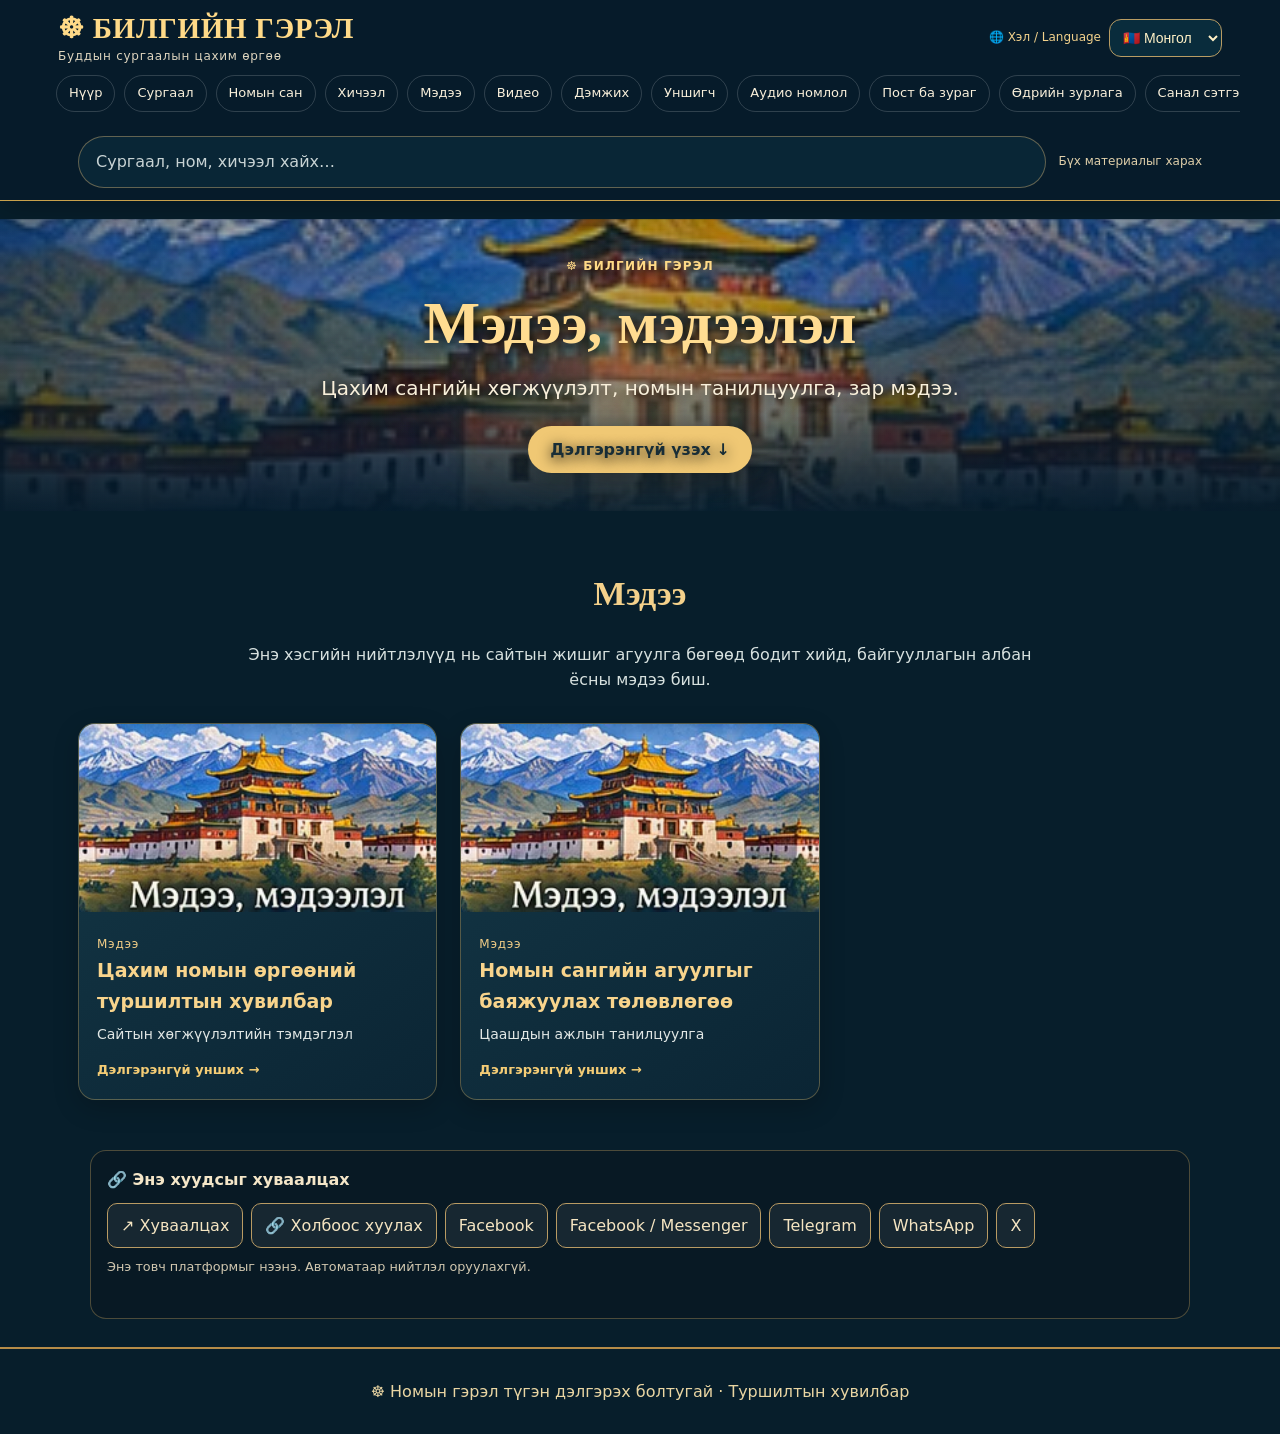
<file: medee.html>
<!DOCTYPE html>

<html lang="mn"><head><meta charset="utf-8"/><meta content="width=device-width,initial-scale=1" name="viewport"/><meta content="#071e2b" name="theme-color"/><title>Мэдээ — Билгийн Гэрэл</title><style>*{box-sizing:border-box}html{scroll-behavior:smooth}body{margin:0;background:#071e2b;color:#f9f0db;font-family:system-ui,-apple-system,"Segoe UI",Arial,sans-serif;line-height:1.6}a{color:inherit}a:focus-visible{outline:3px solid #f8cb6c;outline-offset:4px}header{position:sticky;top:0;z-index:20;background:#071c2bf2;border-bottom:1px solid #c9a14c;backdrop-filter:blur(12px)}.head{max-width:1200px;margin:auto;display:flex;align-items:center;justify-content:space-between;gap:12px;padding:12px 18px}.brand{text-decoration:none;color:#ffda88;font:bold clamp(20px,3vw,29px) Georgia,serif;line-height:1.15}.brand small{display:block;color:#ded5bf;font:12px system-ui;margin-top:4px}.nav{display:flex;gap:5px;flex-wrap:wrap;justify-content:center;max-width:1200px;margin:auto;padding:0 10px 11px}.nav a{text-decoration:none;border:1px solid #ffffff2a;border-radius:999px;padding:7px 12px;font-size:13px}.nav a:hover,.nav a[aria-current=page]{background:#efc977;color:#142c37;border-color:#efc977}.hero{min-height:clamp(330px,48vw,570px);position:relative;display:grid;place-items:center;text-align:center;isolation:isolate;overflow:hidden;background:#1d4553}.hero:before{content:"";position:absolute;inset:0;z-index:-2;background-image:linear-gradient(180deg,#04152242,#05152280 55%,#061b2bee),var(--hero);background-position:center;background-size:cover;animation:reveal 1.1s ease both,zoom 24s ease-in-out infinite alternate}.hero:after{content:"";position:absolute;inset:0;z-index:-1;background:radial-gradient(ellipse,#061c2a24 0%,#04162270 90%)}.hero-inner{padding:38px 18px;max-width:900px;text-shadow:0 3px 14px #000}.eyebrow{color:#ffda87;font-weight:700;letter-spacing:.1em;font-size:12px}.hero h1{font:bold clamp(30px,6vw,60px) Georgia,serif;color:#ffdc91;line-height:1.16;margin:13px auto}.hero p{font-size:clamp(14px,2vw,20px);max-width:680px;margin:0 auto}.cta{display:inline-block;text-decoration:none;background:#f0c874;color:#182d36;border-radius:30px;padding:11px 22px;font-weight:750;margin-top:22px;box-shadow:0 5px 25px #0005}.container{max-width:1160px;margin:auto;padding:36px 18px 64px}.intro{max-width:820px;margin:0 auto 30px;text-align:center}.intro h2{font:700 clamp(23px,4vw,34px) Georgia,serif;color:#f4d18b}.intro p{color:#d7e1df}.grid{display:grid;grid-template-columns:repeat(3,minmax(0,1fr));gap:18px}.card{display:block;text-decoration:none;background:#102f3d;border:1px solid #ad8c4a78;border-radius:17px;overflow:hidden;box-shadow:0 8px 26px #0003;transition:transform .25s,box-shadow .25s}.card:hover{transform:translateY(-5px);box-shadow:0 14px 30px #0007}.card img{width:100%;aspect-ratio:16/9;object-fit:cover;display:block}.card .content{padding:18px}.card h3{margin:0 0 7px;color:#f8d48c;font-size:19px}.card p{font-size:14px;color:#e1e7e5;margin:0 0 10px}.more{color:#f4cc75;font-weight:700;font-size:13px}.article{max-width:800px;margin:auto;background:#102d3b;border:1px solid #c5a35c69;border-radius:18px;padding:clamp(20px,5vw,45px)}.article h2{color:#f5d18b;font:700 clamp(24px,4vw,36px) Georgia,serif}.article p{white-space:pre-line;font-size:16px;line-height:1.95}.back{display:inline-block;margin-bottom:12px;color:#f4cf80}.notice{border-left:3px solid #e8c77d;padding:14px 18px;background:#1d3a44;color:#e6dfc9;border-radius:6px;margin-top:22px}.foot{background:#061724;border-top:1px solid #947641;padding:28px 16px;text-align:center;color:#d8cbaa;font-size:13px}.foot b{color:#f6d38b}.section-tiles{margin-top:24px}.tag{color:#f0cc86;font-size:12px;letter-spacing:.06em}@keyframes reveal{from{opacity:.35}to{opacity:1}}@keyframes zoom{from{transform:scale(1)}to{transform:scale(1.08)}}@media(max-width:800px){.grid{grid-template-columns:repeat(2,minmax(0,1fr))}.nav{flex-wrap:nowrap;justify-content:flex-start;overflow-x:auto;scrollbar-width:thin;padding-bottom:10px}.nav a{white-space:nowrap;flex:none}.hero{min-height:370px}}@media(max-width:520px){.grid{grid-template-columns:1fr}.head{padding:11px 14px}.hero{min-height:350px}.hero-inner{padding:25px 16px}.container{padding:25px 14px 45px}.card img{aspect-ratio:2/1}}@media(prefers-reduced-motion:reduce){*,*:before,*:after{animation:none!important;transition:none!important;scroll-behavior:auto!important}}

.page-section{scroll-margin-top:116px;border-bottom:2px solid #b68c48;min-height:55vh} .page-section:not(:first-child){padding-top:18px}.page-section:not(:first-child) .hero{min-height:290px} .page-section:target{animation:pageIn .55s ease both}@keyframes pageIn{from{opacity:.45;transform:translateY(15px)}to{opacity:1;transform:translateY(0)}} .nav{overflow-x:auto;flex-wrap:nowrap;justify-content:flex-start;scrollbar-width:thin}.nav a{white-space:nowrap;flex:none} .page-section .container{padding-bottom:32px} @media(prefers-reduced-motion:reduce){*,*:before,*:after{animation:none!important;scroll-behavior:auto!important}}
/* 2026 design refresh */
:root{color-scheme:dark;--gold:#f4d18b;--ink:#071e2b}body{overflow-x:hidden}html{scroll-padding-top:128px}header{box-shadow:0 6px 28px #0004}.head{min-height:68px}.brand{letter-spacing:.025em}.nav{gap:9px;padding:0 16px 12px}.nav a{transition:background .2s,transform .2s}.nav a:active{transform:scale(.96)}.card{background:linear-gradient(145deg,#143746,#0b2534);border-color:#d4af635c}.card img{background:#1b4350}.card .content{min-height:125px}.article{box-shadow:0 20px 70px #0003}.article p{overflow-wrap:anywhere}.hero:after{pointer-events:none}.tool-row{max-width:1160px;margin:0 auto;padding:12px 18px;display:flex;align-items:center;gap:12px;flex-wrap:wrap}.search-input{flex:1;min-width:180px;border:1px solid #bba06d80;border-radius:999px;background:#092636;color:#fff;padding:12px 17px;font:inherit}.search-input::placeholder{color:#c8d3d4}.tool-note{font-size:12px;color:#dfcfaa}.quick-btn{border:1px solid #caa65d;border-radius:999px;background:#163947;color:#f9dda0;padding:9px 14px;cursor:pointer;font:inherit}.lesson-actions{display:flex;gap:8px;flex-wrap:wrap;margin-top:14px}.lesson-btn{border:1px solid #cba763;border-radius:10px;padding:9px 12px;color:#ffe4a7;background:#173c48;cursor:pointer;font:inherit}.lesson-btn[aria-pressed=true]{background:#f1ce86;color:#08202c}.reading-guide{background:#0b2b39;border:1px solid #bda06755;border-radius:16px;padding:20px;margin:22px auto;max-width:800px}.reading-guide h3{color:#f4d18b;margin-top:0}.reading-guide p{margin:9px 0}.search-empty{padding:16px;color:#f2d69b}.mobile-top{display:none}.skip-link{position:absolute;left:-999px;top:0;background:#f4d18b;color:#081d29;padding:10px;z-index:100}.skip-link:focus{left:8px}@media(max-width:640px){.head{min-height:58px}.brand{font-size:20px}.mobile-top{display:flex;align-items:center;gap:9px}.nav{scroll-snap-type:x proximity}.nav a{scroll-snap-align:start;min-height:39px;display:inline-flex;align-items:center}.hero{min-height:320px}.hero h1{font-size:clamp(29px,9vw,42px)}.card .content{padding:16px}.article{border-radius:12px;padding:20px 17px}.tool-row{padding:10px 14px}.page-section{scroll-margin-top:112px}}@media(min-width:1200px){.grid{gap:23px}.card img{aspect-ratio:1.9}}
.card[hidden]{display:none!important}
/* Билгийн Гэрэл · хөдөлгөөнт, дасан зохицох загвар */
.menu-toggle{display:none;align-items:center;gap:9px;background:#173c4b;color:#ffe0a0;border:1px solid #d9b66b;border-radius:12px;padding:10px 14px;font-weight:750;font-size:15px;cursor:pointer}
.menu-toggle svg{width:22px;height:22px;stroke:currentColor;fill:none;stroke-width:2;stroke-linecap:round}
.hero:before{animation:reveal 1.1s ease both,zoom 32s ease-in-out infinite alternate;background-position:center 43%;filter:saturate(1.08) brightness(1.1)}
.hero:after{background:radial-gradient(ellipse at 50% 38%,transparent 0%,#04182742 64%,#041827b3 100%)}
.hero-inner{position:relative;z-index:1;animation:heroRise .8s ease both}
.hero .cta{transition:transform .25s ease,box-shadow .25s ease}
.hero .cta:hover{transform:translateY(-3px);box-shadow:0 10px 28px #0007}
.card{transition:transform .35s ease,box-shadow .35s ease,border-color .35s ease}
.card:hover{transform:translateY(-6px);box-shadow:0 16px 36px #0005}
@keyframes heroRise{from{opacity:0;transform:translateY(16px)}to{opacity:1;transform:translateY(0)}}
@keyframes softGlow{0%,100%{opacity:.25;transform:scale(.96)}50%{opacity:.5;transform:scale(1.06)}}
.hero .hero-inner:before{content:"";position:absolute;inset:3% 14%;z-index:-1;pointer-events:none;background:radial-gradient(ellipse,#f3ca7655,transparent 68%);filter:blur(34px);animation:softGlow 9s ease-in-out infinite}
.reveal-on-scroll{opacity:0;transform:translateY(17px);transition:opacity .65s ease,transform .65s ease}
.reveal-on-scroll.is-visible{opacity:1;transform:none}
@media(max-width:720px){
 .head{padding:12px 16px;min-height:76px}.brand{font-size:clamp(20px,5.2vw,25px)}
 .menu-toggle{display:inline-flex;flex-shrink:0}
 header .nav{display:grid;grid-template-columns:repeat(2,minmax(0,1fr));gap:9px;max-height:0;overflow:hidden;visibility:hidden;opacity:0;padding:0 16px;margin:0;transition:max-height .36s ease,opacity .3s ease,padding .3s ease,visibility .3s}
 header.menu-open .nav{max-height:400px;visibility:visible;opacity:1;padding:10px 16px 16px}
 header .nav a{font-size:15px;text-align:center;padding:12px 8px;background:#103545;border-radius:12px}
 .hero{min-height:clamp(380px,75svh,570px)}
 .hero h1{font-size:clamp(29px,8.4vw,43px);line-height:1.16;max-width:580px}
 .hero-inner{padding:34px 20px 40px}
 .hero p{font-size:clamp(14px,3.8vw,17px);line-height:1.55}
 .hero:before{background-position:center 40%}
 .hero .cta{font-size:16px;padding:11px 20px}
}
@media(max-width:390px){.brand{font-size:19px}.brand small{font-size:10px}.menu-toggle{padding:9px 11px;font-size:14px}}
@media(prefers-reduced-motion:reduce){html{scroll-behavior:auto}.hero:before,.hero-inner,.hero .hero-inner:before{animation:none!important}.reveal-on-scroll{opacity:1;transform:none;transition:none}.card,.hero .cta{transition:none}}

/* International library extension — keeps existing layout and content */
.head{flex-wrap:wrap}.locale-control{display:flex;align-items:center;gap:8px;margin-left:auto}.locale-control label{font-size:12px;color:#f3d28c}.locale-control select{max-width:160px;background:#092c3c;color:#fff1c6;border:1px solid #b89c63;border-radius:12px;padding:9px;font-size:14px}.world-library{max-width:1150px;margin:32px auto 60px;padding:26px;border:1px solid #b08a4b;border-radius:22px;background:linear-gradient(135deg,#0d3442,#071f2c);box-shadow:0 16px 44px #0003}.world-head{text-align:center}.world-head>span{letter-spacing:.17em;color:#c9aa70;font-size:11px}.world-head h2{font-size:clamp(25px,4vw,38px);color:#f2d28b;margin:12px 0}.world-head p{max-width:750px;margin:0 auto 24px;line-height:1.65}.world-filters{display:grid;grid-template-columns:2fr 1fr;gap:12px;margin:20px 0}.world-filters input,.world-filters select{width:100%;min-width:0;background:#082432;color:#f6e9ce;border:1px solid #9b8357;border-radius:12px;padding:14px}.world-grid{display:grid;grid-template-columns:repeat(3,minmax(0,1fr));gap:16px}.world-card{border:1px solid #5b6670;border-radius:17px;background:#103b49;padding:22px;min-width:0;transition:transform .25s ease,border-color .25s ease}.world-card:hover{transform:translateY(-4px);border-color:#e2bd76}.world-symbol{font-size:29px}.world-card h3{color:#f3d28c;margin:12px 0 4px;font-size:20px}.world-card small{color:#b8cbd0}.world-card p{line-height:1.6}.world-status{display:inline-block;color:#d7c7a5;border:1px solid #857554;border-radius:99px;padding:5px 9px;font-size:11px}.world-disclaimer{font-size:13px;color:#c6c8c4;margin:20px 0 0}@media(max-width:740px){.head{gap:10px}.locale-control{order:3;width:100%;justify-content:flex-end}.world-library{padding:16px;margin:24px 12px}.world-grid{grid-template-columns:repeat(2,minmax(0,1fr))}.world-filters{grid-template-columns:1fr}.world-card{padding:15px}.world-card h3{font-size:17px}}@media(max-width:420px){.world-grid{grid-template-columns:1fr}}@media(prefers-reduced-motion:reduce){.world-card{transition:none}.world-card:hover{transform:none}}
</style><style>
/* Нэг удаад нэг үндсэн хуудас */
.page-section{display:none!important}
.page-section.active-page{display:block!important;animation:pageEnter .35s ease both}
@keyframes pageEnter{from{opacity:.5;transform:translateY(10px)}to{opacity:1;transform:none}}
.nav a[aria-current="page"]{color:#ffe0a0;border-color:#d7ac66}
@media(prefers-reduced-motion:reduce){.page-section.active-page{animation:none}}
</style><meta content="Билгийн Гэрэл — Буддын сургаал, хичээл, олон улсын номын сан, мэдээ, видео номлолын цахим өргөө." name="description"/><meta content="website" property="og:type"/><meta content="Билгийн Гэрэл" property="og:site_name"/><meta content="Билгийн Гэрэл — Буддын сургаалын цахим өргөө" property="og:title"/><meta content="Буддын сургаал, номын сан, хичээл, мэдээ, видео номлолыг нэг дороос." property="og:description"/><meta content="https://bilgiin-gerel.vercel.app/medee.html" property="og:url"/><meta content="summary" name="twitter:card"/><meta content="Буддын сургаал, номын сан, хичээл, мэдээ, видео номлолыг нэг дороос." name="twitter:description"/><meta content="mn_MN" property="og:locale"/><meta content="Билгийн Гэрэл" name="twitter:title"/><link href="https://bilgiin-gerel.vercel.app/medee.html" rel="canonical"/><style>
.bg-share{margin:18px auto 28px;max-width:1100px;padding:16px;border:1px solid rgba(203,169,98,.35);border-radius:16px;background:rgba(10,25,35,.75);color:#f4e6c8}
.bg-share-title{font-size:1rem;font-weight:700;margin-bottom:10px}.bg-share-links{display:flex;flex-wrap:wrap;gap:8px}
.bg-share button,.bg-share a{display:inline-flex;align-items:center;justify-content:center;gap:5px;min-height:42px;padding:9px 13px;border:1px solid #b99b63;border-radius:10px;background:rgba(255,255,255,.06);color:#f5e5c2;text-decoration:none;font:inherit;cursor:pointer}
.bg-share button:focus-visible,.bg-share a:focus-visible{outline:3px solid #fff;outline-offset:2px}
.bg-share-note{font-size:.8rem;opacity:.85;margin-top:9px}.bg-share-feedback{font-size:.85rem;min-height:1.4em;margin-top:5px}
</style><style>
.skip-to-content{position:absolute;left:12px;top:-90px;z-index:999;background:#f3ce79;color:#132938;padding:12px 18px;border-radius:8px}
.skip-to-content:focus{top:10px}
button:focus-visible,select:focus-visible,input:focus-visible{outline:3px solid #f5d077;outline-offset:3px}
@media(prefers-reduced-motion:reduce){*,*::before,*::after{scroll-behavior:auto!important;animation-duration:.01ms!important;transition-duration:.01ms!important}}
</style><link href="/favicon.svg" rel="icon" type="image/svg+xml"/><link href="/site.webmanifest" rel="manifest"/><style>
/* Нүүр хуудасны бүтэн дүр: зургийг огт тайрахгүй */
#nuur .hero-home-full{display:grid;grid-template-columns:minmax(0,1fr) minmax(360px,1fr);align-items:center;min-height:520px;gap:clamp(12px,3vw,44px);padding:clamp(22px,4vw,56px) max(20px,calc((100vw - 1200px)/2));overflow:hidden;background:linear-gradient(135deg,#092535,#103b46 65%,#092432);isolation:isolate}
#nuur .hero-home-full::before{content:"";position:relative;inset:auto;z-index:auto;display:block;width:100%;height:min(66vw,510px);min-height:360px;background-image:var(--hero);background-repeat:no-repeat;background-size:contain;background-position:center;animation:homeImageEnter .7s ease-out both;grid-column:2;grid-row:1}
#nuur .hero-home-full::after{display:none}
#nuur .hero-home-full .hero-inner{grid-column:1;grid-row:1;text-align:left;padding:24px 0;max-width:620px;text-shadow:none}
#nuur .hero-home-full h1{font-size:clamp(31px,3.5vw,54px);line-height:1.2;margin:16px 0;color:#f9d992}
#nuur .hero-home-full p{margin:0;max-width:570px;color:#e8e8dc;line-height:1.8}
#nuur .hero-home-full .cta{margin-top:25px}
@keyframes homeImageEnter{from{opacity:.3;transform:translateY(12px)}to{opacity:1;transform:none}}
@media(max-width:800px){
 #nuur .hero-home-full{grid-template-columns:minmax(0,1fr);gap:4px;min-height:0;padding:24px 18px 38px}
 #nuur .hero-home-full::before{grid-column:1;grid-row:1;width:100%;height:auto;min-height:0;aspect-ratio:450/330;background-size:contain}
 #nuur .hero-home-full .hero-inner{grid-column:1;grid-row:2;text-align:center;padding:14px 0 0;max-width:100%}
 #nuur .hero-home-full h1{font-size:clamp(28px,6.2vw,42px);margin:12px auto}
 #nuur .hero-home-full p{margin:auto}
}
@media(prefers-reduced-motion:reduce){#nuur .hero-home-full::before{animation:none}}
</style><link rel="stylesheet" href="site-enhancements.css"></head><body><a class="skip-to-content" href="#main-content">Үндсэн агуулга руу шилжих</a><header><div class="head"><a class="brand" href="#nuur">☸ БИЛГИЙН ГЭРЭЛ<small>Буддын сургаалын цахим өргөө</small></a><button aria-controls="main-nav" aria-expanded="false" class="menu-toggle" id="mobile-menu-toggle" type="button"><svg aria-hidden="true" viewbox="0 0 24 24"><path d="M4 6h16M4 12h16M4 18h16"></path></svg><span>Цэс</span></button><div class="locale-control"><label for="site-language">🌐 <span id="lang-label">Хэл / Language</span></label><select aria-label="Сайтын хэл сонгох" id="site-language"><option value="mn">🇲🇳 Монгол</option><option value="en">🇬🇧 English</option><option value="bo">🏔️ བོད་སྐད།</option><option value="zh">🇨🇳 中文</option><option value="ja">🇯🇵 日本語</option><option value="ko">🇰🇷 한국어</option><option value="ru">🇷🇺 Русский</option></select></div></div><nav aria-label="Үндсэн цэс" class="nav" id="main-nav"><a href="#nuur">Нүүр</a><a href="#surgaal">Сургаал</a><a href="#nom">Номын сан</a><a href="#hicheel">Хичээл</a><a href="#medee">Мэдээ</a><a href="#video">Видео</a><a href="#demjih">Дэмжих</a></nav><div class="tool-row" role="search"><input aria-label="Сайтын материал хайх" class="search-input" id="site-search" placeholder="Сургаал, ном, хичээл хайх…" type="search"/><span aria-live="polite" class="tool-note" id="search-status">Бүх материалыг харах</span></div></header><main id="main-content" tabindex="-1"><section class="page-section" id="nuur"><section class="hero hero-home-full" style="--hero:url(79958f220a.webp)"><div class="hero-inner"><div class="eyebrow">☸ БИЛГИЙН ГЭРЭЛ</div><h1>Номын гэрэл түгэн дэлгэрэх болтугай</h1><p>Монголын Буддын шашны сургаал, ном судар, хичээл, айлдварын цахим өргөө.</p><a class="cta" href="#nuur-aguulga">Дэлгэрэнгүй үзэх ↓</a></div></section><section class="container" id="nuur-aguulga"><div class="intro"><h2>Нүүр</h2><p>Билгийн Гэрэл цахим өргөөд тавтай морил. Энд Буддын сургаалын суурь ойлголтыг энгийн тайлбартай уншиж, анхан шатны хичээлүүдтэй танилцаж болно.</p></div><div class="grid section-tiles"><a class="card" href="#surgaal"><img alt="Сургаал хэсгийн дүрслэл" decoding="async" loading="lazy" src="531368ead0.webp"/><div class="content"><h3>Сургаал</h3><p>Бодь сэтгэл, шүтэн барилдлага, энэрэл нигүүлсэл, амьдралд хэрэгжүүлэх ухаан.</p><span class="more">Нээж үзэх →</span></div></a><a class="card" href="#nom"><img alt="Номын сан хэсгийн дүрслэл" decoding="async" loading="lazy" src="d9f9c46c89.webp"/><div class="content"><h3>Номын сан</h3><p>Судар, ном, тайлбар, товхимлыг сэдвээр нь ангилан уншаарай.</p><span class="more">Нээж үзэх →</span></div></a><a class="card" href="#hicheel"><img alt="Хичээл хэсгийн дүрслэл" decoding="async" loading="lazy" src="152317cc2b.webp"/><div class="content"><h3>Хичээл</h3><p>Анхан шатнаас эхлэн ойлголтоо алхам алхмаар гүнзгийрүүлэх сургалт.</p><span class="more">Нээж үзэх →</span></div></a><a class="card" href="#medee"><img alt="Мэдээ хэсгийн дүрслэл" decoding="async" loading="lazy" src="92716e11ae.webp"/><div class="content"><h3>Мэдээ</h3><p>Цахим сангийн хөгжүүлэлт, номын танилцуулга, зар мэдээ.</p><span class="more">Нээж үзэх →</span></div></a><a class="card" href="#video"><img alt="Видео хэсгийн дүрслэл" decoding="async" loading="lazy" src="8efbda7714.webp"/><div class="content"><h3>Видео</h3><p>Бясалгалын заавар, сургаалын тайлбар, айлдварын бичлэгийн сан.</p><span class="more">Нээж үзэх →</span></div></a><a class="card" href="#demjih"><img alt="Дэмжих хэсгийн дүрслэл" decoding="async" loading="lazy" src="f03031e0bd.webp"/><div class="content"><h3>Дэмжих</h3><p>Билгийн Гэрэл цахим сангийн хөгжүүлэлтийн зорилго, дэмжлэгийн боломж.</p><span class="more">Нээж үзэх →</span></div></a></div></section><div class="bg-share" data-share-section="nuur"><div class="bg-share-title">🔗 Энэ хуудсыг хуваалцах</div><div class="bg-share-links"><button data-share="native" type="button">↗ Хуваалцах</button><button data-share="copy" type="button">🔗 Холбоос хуулах</button><button data-share="facebook" type="button">Facebook</button><button data-share="messenger" title="Facebook-ийн хуваалцах цонх нээнэ; Messenger-ийг тэндээс сонгож болно" type="button">Facebook / Messenger</button><button data-share="telegram" type="button">Telegram</button><button data-share="whatsapp" type="button">WhatsApp</button><button data-share="x" type="button">X</button></div><div class="bg-share-note">Хуваалцах товч нь сонгосон платформыг нээнэ. Автоматаар нийтлэл оруулахгүй.</div><div aria-live="polite" class="bg-share-feedback" role="status"></div></div></section><section class="page-section" id="surgaal"><section class="hero" style="--hero:url(531368ead0.webp)"><div class="hero-inner"><div class="eyebrow">☸ БИЛГИЙН ГЭРЭЛ</div><h1>Буддын сургаал</h1><p>Бодь сэтгэл, шүтэн барилдлага, энэрэл нигүүлсэл, амьдралд хэрэгжүүлэх ухаан.</p><a class="cta" href="#surgaal-aguulga">Дэлгэрэнгүй үзэх ↓</a></div></section><section class="container" id="surgaal-aguulga"><div class="intro"><h2>Сургаал</h2><p>Сургаалын гол ойлголтуудыг эхлэгчдэд зориулан хураангуйллаа. Эдгээр нь уламжлалт судрын бүрэн орчуулга бус, танин мэдэхүйн тайлбар юм.</p></div><div class="grid section-tiles"><a class="card" href="#unshih-1"><img alt="Хутагтын дөрвөн үнэн сэдвийн дүрслэл" decoding="async" loading="lazy" src="531368ead0.webp"/><div class="content"><span class="tag">Сургаал</span><h3>Хутагтын дөрвөн үнэн</h3><p>Зовлон, түүний шалтгаан, гэтлэхүй, гэтлэх мөр.</p><span class="more">Дэлгэрэнгүй унших →</span></div></a><a class="card" href="#unshih-2"><img alt="Бодь сэтгэл сэдвийн дүрслэл" decoding="async" loading="lazy" src="531368ead0.webp"/><div class="content"><span class="tag">Сургаал</span><h3>Бодь сэтгэл</h3><p>Хамаг амьтны тусын тулд гэгээрэлд тэмүүлэх эрхэм сэтгэл.</p><span class="more">Дэлгэрэнгүй унших →</span></div></a><a class="card" href="#unshih-3"><img alt="Шүтэн барилдлага сэдвийн дүрслэл" decoding="async" loading="lazy" src="531368ead0.webp"/><div class="content"><span class="tag">Сургаал</span><h3>Шүтэн барилдлага</h3><p>Аливаа үзэгдэл шалтгаан, нөхцөлөөс хамааран үүсдэг.</p><span class="more">Дэлгэрэнгүй унших →</span></div></a><a class="card" href="#unshih-4"><img alt="Арван хар нүгэл ба арван цагаан буян сэдвийн дүрслэл" decoding="async" loading="lazy" src="531368ead0.webp"/><div class="content"><span class="tag">Сургаал</span><h3>Арван хар нүгэл ба арван цагаан буян</h3><p>Бие, хэл, сэтгэлийн үйлээ хянах тухай.</p><span class="more">Дэлгэрэнгүй унших →</span></div></a></div></section><div class="bg-share" data-share-section="surgaal"><div class="bg-share-title">🔗 Энэ хуудсыг хуваалцах</div><div class="bg-share-links"><button data-share="native" type="button">↗ Хуваалцах</button><button data-share="copy" type="button">🔗 Холбоос хуулах</button><button data-share="facebook" type="button">Facebook</button><button data-share="messenger" title="Facebook-ийн хуваалцах цонх нээнэ; Messenger-ийг тэндээс сонгож болно" type="button">Facebook / Messenger</button><button data-share="telegram" type="button">Telegram</button><button data-share="whatsapp" type="button">WhatsApp</button><button data-share="x" type="button">X</button></div><div class="bg-share-note">Хуваалцах товч нь сонгосон платформыг нээнэ. Автоматаар нийтлэл оруулахгүй.</div><div aria-live="polite" class="bg-share-feedback" role="status"></div></div></section><section class="page-section" id="nom"><section class="hero" style="--hero:url(d9f9c46c89.webp)"><div class="hero-inner"><div class="eyebrow">☸ БИЛГИЙН ГЭРЭЛ</div><h1>Цахим номын сан</h1><p>Судар, ном, тайлбар, товхимлыг сэдвээр нь ангилан уншаарай.</p><a class="cta" href="#nom-aguulga">Дэлгэрэнгүй үзэх ↓</a></div></section><section class="container" id="nom-aguulga"><div class="intro"><h2>Номын сан</h2><p>Номын сангийн туршилтын хэсэгт зохиогчийн эрхийн асуудалгүй, шинээр бичсэн товч тайлбаруудыг байршуулсан. Баталгаажуулсан эх судруудыг цаашид нэмж болно.</p></div><div class="grid section-tiles"><a class="card" href="#unshih-5"><img alt="Гурван эрдэнийн тухай товч уншлага сэдвийн дүрслэл" decoding="async" loading="lazy" src="d9f9c46c89.webp"/><div class="content"><span class="tag">Номын сан</span><h3>Гурван эрдэнийн тухай товч уншлага</h3><p>Бурхан, Ном, Хувраг гурвын утга.</p><span class="more">Дэлгэрэнгүй унших →</span></div></a><a class="card" href="#unshih-6"><img alt="Өдөр тутмын бясалгалын товхимол сэдвийн дүрслэл" decoding="async" loading="lazy" src="d9f9c46c89.webp"/><div class="content"><span class="tag">Номын сан</span><h3>Өдөр тутмын бясалгалын товхимол</h3><p>Анхаарал, амьсгал, эргэцүүллийн энгийн дадал.</p><span class="more">Дэлгэрэнгүй унших →</span></div></a><a class="card" href="#unshih-7"><img alt="Шантидэвагийн сургаалтай танилцах нь сэдвийн дүрслэл" decoding="async" loading="lazy" src="d9f9c46c89.webp"/><div class="content"><span class="tag">Номын сан</span><h3>Шантидэвагийн сургаалтай танилцах нь</h3><p>«Бодьсадвын явдалд орохуй» бүтээлийн сэдэвчилсэн танилцуулга.</p><span class="more">Дэлгэрэнгүй унших →</span></div></a></div><section class="world-library" id="world-library"><div class="world-head"><span>☸ INTERNATIONAL LIBRARY</span><h2 id="world-title">Олон улсын номын сан</h2><p id="world-note">Энэ хэсэгт дэлхийн олон орны эх судар, тайлбар, орчуулгыг эх сурвалж болон зохиогчийн эрхийг нягталсны дараа нэмнэ.</p></div><div class="world-filters"><input aria-label="Номын сангийн хайлт" id="world-search" placeholder="Номын нэр, хэл, сэдвээр хайх" type="search"/><select aria-label="Номын сангийн төрөл" id="world-filter"><option value="all">Бүх сан</option><option value="mn">Монгол номын сан</option><option value="bo">Төвөд номын сан</option><option value="pi">Пали судрын сан</option><option value="sa">Санскрит судрын сан</option><option value="zh">Хятад судрын сан</option><option value="other">Дэлхийн бусад орны сан</option></select></div><div class="world-grid"><article class="world-card" data-coll="mn" data-search="Монгол номын сан Mongolian texts Монгол хэл дээрх сургаал, тайлбар, ном судар"><span class="world-symbol">☸</span><h3>Монгол номын сан</h3><small>Mongolian texts</small><p>Монгол хэл дээрх сургаал, тайлбар, ном судар</p><span class="world-status">Материал нэмэхээр төлөвлөсөн</span></article><article class="world-card" data-coll="bo" data-search="Төвөд номын сан Tibetan texts Канжуур, Данжуур, төвөд хэлний тайлбар зохиол"><span class="world-symbol">📜</span><h3>Төвөд номын сан</h3><small>Tibetan texts</small><p>Канжуур, Данжуур, төвөд хэлний тайлбар зохиол</p><span class="world-status">Материал нэмэхээр төлөвлөсөн</span></article><article class="world-card" data-coll="pi" data-search="Пали судрын сан Pali Canon Типитака, Никая болон тайлбарууд"><span class="world-symbol">🍃</span><h3>Пали судрын сан</h3><small>Pali Canon</small><p>Типитака, Никая болон тайлбарууд</p><span class="world-status">Материал нэмэхээр төлөвлөсөн</span></article><article class="world-card" data-coll="sa" data-search="Санскрит судрын сан Sanskrit texts Их хөлгөний судар, шастирын эх сурвалж"><span class="world-symbol">🪷</span><h3>Санскрит судрын сан</h3><small>Sanskrit texts</small><p>Их хөлгөний судар, шастирын эх сурвалж</p><span class="world-status">Материал нэмэхээр төлөвлөсөн</span></article><article class="world-card" data-coll="zh" data-search="Хятад судрын сан Chinese texts Хятад хэлний Буддын судар, тайлбар"><span class="world-symbol">📖</span><h3>Хятад судрын сан</h3><small>Chinese texts</small><p>Хятад хэлний Буддын судар, тайлбар</p><span class="world-status">Материал нэмэхээр төлөвлөсөн</span></article><article class="world-card" data-coll="other" data-search="Дэлхийн бусад орны сан World collections Англи, Япон, Солонгос, Орос болон бусад хэл"><span class="world-symbol">🌏</span><h3>Дэлхийн бусад орны сан</h3><small>World collections</small><p>Англи, Япон, Солонгос, Орос болон бусад хэл</p><span class="world-status">Материал нэмэхээр төлөвлөсөн</span></article></div><p hidden="" id="world-empty">Илэрц олдсонгүй.</p><p class="world-disclaimer" id="world-disclaimer">Одоогоор эдгээр нь номын сангийн ангилал юм. Бодит судар, PDF болон орчуулгыг эх сурвалж, зөвшөөрлийг баталгаажуулсны дараа байршуулна.</p></section></section><div class="bg-share" data-share-section="nom"><div class="bg-share-title">🔗 Энэ хуудсыг хуваалцах</div><div class="bg-share-links"><button data-share="native" type="button">↗ Хуваалцах</button><button data-share="copy" type="button">🔗 Холбоос хуулах</button><button data-share="facebook" type="button">Facebook</button><button data-share="messenger" title="Facebook-ийн хуваалцах цонх нээнэ; Messenger-ийг тэндээс сонгож болно" type="button">Facebook / Messenger</button><button data-share="telegram" type="button">Telegram</button><button data-share="whatsapp" type="button">WhatsApp</button><button data-share="x" type="button">X</button></div><div class="bg-share-note">Хуваалцах товч нь сонгосон платформыг нээнэ. Автоматаар нийтлэл оруулахгүй.</div><div aria-live="polite" class="bg-share-feedback" role="status"></div></div></section><section class="page-section" id="hicheel"><section class="hero" style="--hero:url(152317cc2b.webp)"><div class="hero-inner"><div class="eyebrow">☸ БИЛГИЙН ГЭРЭЛ</div><h1>Цахим хичээл</h1><p>Анхан шатнаас эхлэн ойлголтоо алхам алхмаар гүнзгийрүүлэх сургалт.</p><a class="cta" href="#hicheel-aguulga">Дэлгэрэнгүй үзэх ↓</a></div></section><section class="container" id="hicheel-aguulga"><div class="intro"><h2>Хичээл</h2><p>Хичээл бүр зорилго, товч тайлбар, өөрийгөө шалгах асуулттай. Дуусгасан хичээлийг энэ төхөөрөмж дээр түр тэмдэглэж болно.</p></div><div class="grid section-tiles"><a class="card" href="#unshih-8"><img alt="Хичээл 1 — Гурван эрдэнэ сэдвийн дүрслэл" decoding="async" loading="lazy" src="152317cc2b.webp"/><div class="content"><span class="tag">Хичээл</span><h3>Хичээл 1 — Гурван эрдэнэ</h3><p>Анхан шат • 10 минут</p><span class="more">Дэлгэрэнгүй унших →</span></div></a><a class="card" href="#unshih-9"><img alt="Хичээл 2 — Үйл ба үр сэдвийн дүрслэл" decoding="async" loading="lazy" src="152317cc2b.webp"/><div class="content"><span class="tag">Хичээл</span><h3>Хичээл 2 — Үйл ба үр</h3><p>Анхан шат • 12 минут</p><span class="more">Дэлгэрэнгүй унших →</span></div></a><a class="card" href="#unshih-10"><img alt="Хичээл 3 — Энэрэл нигүүлсэл сэдвийн дүрслэл" decoding="async" loading="lazy" src="152317cc2b.webp"/><div class="content"><span class="tag">Хичээл</span><h3>Хичээл 3 — Энэрэл нигүүлсэл</h3><p>Анхан шат • 15 минут</p><span class="more">Дэлгэрэнгүй унших →</span></div></a><a class="card" href="#unshih-11"><img alt="Хичээл 4 — Шүтэн барилдлага сэдвийн дүрслэл" decoding="async" loading="lazy" src="152317cc2b.webp"/><div class="content"><span class="tag">Хичээл</span><h3>Хичээл 4 — Шүтэн барилдлага</h3><p>Дунд шатны эхлэл • 18 минут</p><span class="more">Дэлгэрэнгүй унших →</span></div></a></div></section><div class="bg-share" data-share-section="hicheel"><div class="bg-share-title">🔗 Энэ хуудсыг хуваалцах</div><div class="bg-share-links"><button data-share="native" type="button">↗ Хуваалцах</button><button data-share="copy" type="button">🔗 Холбоос хуулах</button><button data-share="facebook" type="button">Facebook</button><button data-share="messenger" title="Facebook-ийн хуваалцах цонх нээнэ; Messenger-ийг тэндээс сонгож болно" type="button">Facebook / Messenger</button><button data-share="telegram" type="button">Telegram</button><button data-share="whatsapp" type="button">WhatsApp</button><button data-share="x" type="button">X</button></div><div class="bg-share-note">Хуваалцах товч нь сонгосон платформыг нээнэ. Автоматаар нийтлэл оруулахгүй.</div><div aria-live="polite" class="bg-share-feedback" role="status"></div></div></section><section class="page-section" id="medee"><section class="hero" style="--hero:url(92716e11ae.webp)"><div class="hero-inner"><div class="eyebrow">☸ БИЛГИЙН ГЭРЭЛ</div><h1>Мэдээ, мэдээлэл</h1><p>Цахим сангийн хөгжүүлэлт, номын танилцуулга, зар мэдээ.</p><a class="cta" href="#medee-aguulga">Дэлгэрэнгүй үзэх ↓</a></div></section><section class="container" id="medee-aguulga"><div class="intro"><h2>Мэдээ</h2><p>Энэ хэсгийн нийтлэлүүд нь сайтын жишиг агуулга бөгөөд бодит хийд, байгууллагын албан ёсны мэдээ биш.</p></div><div class="grid section-tiles"><a class="card" href="#unshih-12"><img alt="Цахим номын өргөөний туршилтын хувилбар сэдвийн дүрслэл" decoding="async" loading="lazy" src="92716e11ae.webp"/><div class="content"><span class="tag">Мэдээ</span><h3>Цахим номын өргөөний туршилтын хувилбар</h3><p>Сайтын хөгжүүлэлтийн тэмдэглэл</p><span class="more">Дэлгэрэнгүй унших →</span></div></a><a class="card" href="#unshih-13"><img alt="Номын сангийн агуулгыг баяжуулах төлөвлөгөө сэдвийн дүрслэл" decoding="async" loading="lazy" src="92716e11ae.webp"/><div class="content"><span class="tag">Мэдээ</span><h3>Номын сангийн агуулгыг баяжуулах төлөвлөгөө</h3><p>Цаашдын ажлын танилцуулга</p><span class="more">Дэлгэрэнгүй унших →</span></div></a></div></section><div class="bg-share" data-share-section="medee"><div class="bg-share-title">🔗 Энэ хуудсыг хуваалцах</div><div class="bg-share-links"><button data-share="native" type="button">↗ Хуваалцах</button><button data-share="copy" type="button">🔗 Холбоос хуулах</button><button data-share="facebook" type="button">Facebook</button><button data-share="messenger" title="Facebook-ийн хуваалцах цонх нээнэ; Messenger-ийг тэндээс сонгож болно" type="button">Facebook / Messenger</button><button data-share="telegram" type="button">Telegram</button><button data-share="whatsapp" type="button">WhatsApp</button><button data-share="x" type="button">X</button></div><div class="bg-share-note">Хуваалцах товч нь сонгосон платформыг нээнэ. Автоматаар нийтлэл оруулахгүй.</div><div aria-live="polite" class="bg-share-feedback" role="status"></div></div></section><section class="page-section" id="video"><section class="hero" style="--hero:url(8efbda7714.webp)"><div class="hero-inner"><div class="eyebrow">☸ БИЛГИЙН ГЭРЭЛ</div><h1>Видео, аудио сан</h1><p>Бясалгалын заавар, сургаалын тайлбар, айлдварын бичлэгийн сан.</p><a class="cta" href="#video-aguulga">Дэлгэрэнгүй үзэх ↓</a></div></section><section class="container" id="video-aguulga"><div class="intro"><h2>Видео</h2><p>Одоогоор бодит видео файл холбогдоогүй. Доорх картуудад цаашид хийх бичлэгүүдийн агуулга, хугацаа, зохиолын төлөвлөгөөг харууллаа.</p></div><div class="grid section-tiles"><a class="card" href="#unshih-14"><img alt="5 минутын анхаарал төвлөрүүлэх дадал сэдвийн дүрслэл" decoding="async" loading="lazy" src="8efbda7714.webp"/><div class="content"><span class="tag">Видео</span><h3>5 минутын анхаарал төвлөрүүлэх дадал</h3><p>Видео зохиол • 5 минут</p><span class="more">Дэлгэрэнгүй унших →</span></div></a><a class="card" href="#unshih-15"><img alt="Бодь сэтгэлийн тухай богино тайлбар сэдвийн дүрслэл" decoding="async" loading="lazy" src="8efbda7714.webp"/><div class="content"><span class="tag">Видео</span><h3>Бодь сэтгэлийн тухай богино тайлбар</h3><p>Reels зохиол • 45 секунд</p><span class="more">Дэлгэрэнгүй унших →</span></div></a></div></section><div class="bg-share" data-share-section="video"><div class="bg-share-title">🔗 Энэ хуудсыг хуваалцах</div><div class="bg-share-links"><button data-share="native" type="button">↗ Хуваалцах</button><button data-share="copy" type="button">🔗 Холбоос хуулах</button><button data-share="facebook" type="button">Facebook</button><button data-share="messenger" title="Facebook-ийн хуваалцах цонх нээнэ; Messenger-ийг тэндээс сонгож болно" type="button">Facebook / Messenger</button><button data-share="telegram" type="button">Telegram</button><button data-share="whatsapp" type="button">WhatsApp</button><button data-share="x" type="button">X</button></div><div class="bg-share-note">Хуваалцах товч нь сонгосон платформыг нээнэ. Автоматаар нийтлэл оруулахгүй.</div><div aria-live="polite" class="bg-share-feedback" role="status"></div></div></section><section class="page-section" id="demjih"><section class="hero" style="--hero:url(f03031e0bd.webp)"><div class="hero-inner"><div class="eyebrow">☸ БИЛГИЙН ГЭРЭЛ</div><h1>Номын үйлсийг дэмжих</h1><p>Билгийн Гэрэл цахим сангийн хөгжүүлэлтийн зорилго, дэмжлэгийн боломж.</p><a class="cta" href="#demjih-aguulga">Дэлгэрэнгүй үзэх ↓</a></div></section><section class="container" id="demjih-aguulga"><div class="intro"><h2>Дэмжих</h2><p>Номын санг баяжуулах, хичээл бэлтгэх, аудио, видео бүтээх ажилд дэмжлэг хэрэгтэй. Энэ туршилтын хувилбарт төлбөр, хандивын систем холбогдоогүй.</p></div><div class="article"><h2>Дэмжлэгийн боломж</h2><p>Билгийн Гэрэл цахим санг олон нийтэд нээлттэй, эх сурвалжтай, хүртээмжтэй болгохоор хөгжүүлж байна. Цаашид ном судар, цахим сургалт, видео айлдвар болон уншлагын санг баяжуулах зорилготой.</p><div class="notice">Одоогоор хандив, төлбөрийн систем холбогдоогүй. Энэ хуудсаар төлбөр шилжүүлэх боломжгүй.</div></div></section><div class="bg-share" data-share-section="demjih"><div class="bg-share-title">🔗 Энэ хуудсыг хуваалцах</div><div class="bg-share-links"><button data-share="native" type="button">↗ Хуваалцах</button><button data-share="copy" type="button">🔗 Холбоос хуулах</button><button data-share="facebook" type="button">Facebook</button><button data-share="messenger" title="Facebook-ийн хуваалцах цонх нээнэ; Messenger-ийг тэндээс сонгож болно" type="button">Facebook / Messenger</button><button data-share="telegram" type="button">Telegram</button><button data-share="whatsapp" type="button">WhatsApp</button><button data-share="x" type="button">X</button></div><div class="bg-share-note">Хуваалцах товч нь сонгосон платформыг нээнэ. Автоматаар нийтлэл оруулахгүй.</div><div aria-live="polite" class="bg-share-feedback" role="status"></div></div></section><section class="page-section" id="unshih-1" data-teacher="Бурхан багш"><section class="hero" style="--hero:url(531368ead0.webp)"><div class="hero-inner"><div class="eyebrow">Сургаал</div><h1>Хутагтын дөрвөн үнэн</h1><p>Зовлон, түүний шалтгаан, гэтлэхүй, гэтлэх мөр.</p></div></section><section class="container"><article class="article"><a class="back" href="#surgaal">← Сургаал хэсэгт буцах</a><h2>Хутагтын дөрвөн үнэн</h2><p>Зовлонгийн үнэн: нөхцөлдсөн амьдралд ханамжгүй байдал, өөрчлөлт, зовлон оршино.

Зовлонгийн шалтгааны үнэн: хүсэл шунал, зууралдал болон мунхагийн нөлөөгөөр зовлон үүснэ.

Зовлонгоос гэтлэхүйн үнэн: зовлонгийн шалтгаан арилах боломжтой.

Гэтлэх мөрийн үнэн: хутагтын найман гишүүнт мөрийг даган хэрэгжүүлнэ.

Эргэцүүлэх нь: Миний өнөөдрийн бухимдал ямар нөхцөлөөс үүсэв?</p><div class="notice">Энэ нь танин мэдэхүйн зориулалттай товч тайлбар бөгөөд эх судрын бүрэн орчуулга биш.</div><div class="reading-guide"><h3>Өдөр тутам хэрэгжүүлэх нь</h3><p>Зовлонг танихдаа зөвхөн биеийн өвдөлтийг бус, өөрчлөгдөх зүйлээс байнгын ханамж эрэх сэтгэлийг ажиглана. Шалтгааныг нь ойлгох нь буруутан хайхаас илүү тустай. Найман гишүүнт мөр нь зөв үзэл, зөв бодол, зөв үг, зөв үйл, зөв амьжиргаа, зөв хичээл зүтгэл, зөв дурдал, зөв төвлөрлөөс бүрдэнэ.</p><p>Эх сурвалжийн чиглэл: Дхаммачаккаппаваттана сутта (SN 56.11). Энд эх сурвалжийг үгчлэн орчуулаагүй.</p></div></article></section></section><section class="page-section" id="unshih-2"><section class="hero" style="--hero:url(531368ead0.webp)"><div class="hero-inner"><div class="eyebrow">Сургаал</div><h1>Бодь сэтгэл</h1><p>Хамаг амьтны тусын тулд гэгээрэлд тэмүүлэх эрхэм сэтгэл.</p></div></section><section class="container"><article class="article"><a class="back" href="#surgaal">← Сургаал хэсэгт буцах</a><h2>Бодь сэтгэл</h2><p>Бодь сэтгэл гэдэг нь зөвхөн өөрийн амар амгаланг бус, хамаг амьтны тусын тулд төгс гэгээрэлд хүрэхийг зорьсон сэтгэл юм.

Өдөр тутмын дадал: «Өнөөдөр миний үг, үйл бусдад тустай байх болтугай» гэж өглөө бүр санаарай.

Энэрэл нигүүлсэл нь бодь сэтгэлийг хөгжүүлэх чухал үндэс болдог.</p><div class="notice">Энэ нь танин мэдэхүйн зориулалттай товч тайлбар бөгөөд эх судрын бүрэн орчуулга биш.</div><div class="reading-guide"><h3>Бодь сэтгэлийн хоёр тал</h3><p>Хүсэмжит бодь сэтгэл нь хамаг амьтны тусын тулд гэгээрэхийг чин сэтгэлээсээ зорих явдал. Үйл хэрэгт орсон бодь сэтгэл нь тэрхүү зорилгоо өглөг, ёс суртахуун, тэвчээр, хичээл зүтгэл, бясалгал, билгүүн ухааны дадлаар хэрэгжүүлэхийг хэлнэ.</p><p>Унших чиглэл: Шантидэва, «Бодьсадвын явдалд орохуй», I–III бүлгийн сэдвүүд.</p></div></article></section></section><section class="page-section" id="unshih-3"><section class="hero" style="--hero:url(531368ead0.webp)"><div class="hero-inner"><div class="eyebrow">Сургаал</div><h1>Шүтэн барилдлага</h1><p>Аливаа үзэгдэл шалтгаан, нөхцөлөөс хамааран үүсдэг.</p></div></section><section class="container"><article class="article"><a class="back" href="#surgaal">← Сургаал хэсэгт буцах</a><h2>Шүтэн барилдлага</h2><p>Юмс үзэгдэл бие даан, бусдаас үл хамааран оршихгүй; шалтгаан нөхцөл бүрдэхэд үүсэж, нөхцөл өөрчлөгдөхөд хувирна.

Үр, хөрс, ус, дулаан бүрдэхэд ургамал ургах нь энгийн жишээ юм.

Шүтэн барилдлагыг ойлгох нь юмсыг туйлшран баримтлах сэтгэлийг зөөлрүүлэхэд тусална.</p><div class="notice">Энэ нь танин мэдэхүйн зориулалттай товч тайлбар бөгөөд эх судрын бүрэн орчуулга биш.</div><div class="reading-guide"><h3>Энгийн жишээ ба анхаарах зүйл</h3><p>Нэг аяга цай ус, цайны навч, дулаан, хүний хөдөлмөр зэрэг олон нөхцөлд тулгуурлан бий болдог. Үүнтэй адил бидний сэтгэлийн төлөв ч шалтгаан, нөхцөлөөс хамааран өөрчлөгдөнө. Шүтэн барилдлага нь «юу ч байхгүй» гэсэн үг биш; харин юмс өөрөөсөө, бусдаас үл хамаарах мөн чанартай оршдоггүйг эргэцүүлэх үндэс юм.</p><p>Унших чиглэл: Шүтэн барилдлагын тухай Буддын эх сурвалжууд; гүнзгий тайлбарыг мэргэшсэн багшаас лавлана.</p></div></article></section></section><section class="page-section" id="unshih-4"><section class="hero" style="--hero:url(531368ead0.webp)"><div class="hero-inner"><div class="eyebrow">Сургаал</div><h1>Арван хар нүгэл ба арван цагаан буян</h1><p>Бие, хэл, сэтгэлийн үйлээ хянах тухай.</p></div></section><section class="container"><article class="article"><a class="back" href="#surgaal">← Сургаал хэсэгт буцах</a><h2>Арван хар нүгэл ба арван цагаан буян</h2><p>Биеэр үйлдэх гурван хар нүгэл: амь таслах, эс өгснийг авах, буруу хурьцах.

Хэлээр үйлдэх дөрвөн хар нүгэл: худал хэлэх, хов хэлэх, ширүүн үг хэлэх, дэмий чалчих.

Сэтгэлээр үйлдэх гурван хар нүгэл: шунах, хорлох сэтгэл, буруу үзэл.

Эдгээрийг цээрлэж, эсрэг сайн үйлсийг бүтээх нь арван цагаан буяны дадал болно.</p><div class="notice">Энэ нь танин мэдэхүйн зориулалттай товч тайлбар бөгөөд эх судрын бүрэн орчуулга биш.</div><div class="reading-guide"><h3>Арван цагаан буяныг дадуулах нь</h3><p>Амьтны амийг хамгаалах, бусдын өмчийг хүндэтгэх, харилцаанд хариуцлагатай байх нь биеийн сайн үйл. Үнэн үг хэлэх, эвийг эрхэмлэх, эелдэг бөгөөд утгатай ярих нь хэлний сайн үйл. Бусдын сайн сайханд баярлах, энэрэнгүй сэтгэл төрүүлэх, үйл ба үрийг зөв эргэцүүлэх нь сэтгэлийн сайн дадал юм.</p><p>Энэ нь уламжлалт арван буянт үйлийн танин мэдэхүйн хураангуй тайлбар.</p></div></article></section></section><section class="page-section" id="unshih-5"><section class="hero" style="--hero:url(d9f9c46c89.webp)"><div class="hero-inner"><div class="eyebrow">Номын сан</div><h1>Гурван эрдэнийн тухай товч уншлага</h1><p>Бурхан, Ном, Хувраг гурвын утга.</p></div></section><section class="container"><article class="article"><a class="back" href="#nom">← Номын сан хэсэгт буцах</a><h2>Гурван эрдэнийн тухай товч уншлага</h2><p>Буддын шашинд Бурхан, Ном, Хувраг гурвыг Гурван эрдэнэ хэмээн нэрлэдэг.

Бурхан нь төгс гэгээрсэн багш; Ном нь гэгээрэлд хүргэх сургаал, хэрэгжүүлэх мөр; Хувраг нь номын мөрийг хэрэгжүүлэгч ариун чуулган юм.

Энэ бол шинээр найруулсан танилцуулга бөгөөд уламжлалт судрын эх текст биш.</p><div class="notice">Энэ нь танин мэдэхүйн зориулалттай товч тайлбар бөгөөд эх судрын бүрэн орчуулга биш.</div></article></section></section><section class="page-section" id="unshih-6"><section class="hero" style="--hero:url(d9f9c46c89.webp)"><div class="hero-inner"><div class="eyebrow">Номын сан</div><h1>Өдөр тутмын бясалгалын товхимол</h1><p>Анхаарал, амьсгал, эргэцүүллийн энгийн дадал.</p></div></section><section class="container"><article class="article"><a class="back" href="#nom">← Номын сан хэсэгт буцах</a><h2>Өдөр тутмын бясалгалын товхимол</h2><p>1. Тайван сууж, биеэ суллана.
2. Амьсгалаа хүчлэхгүй ажиглана.
3. Анхаарал сарнихад зөөлөн буцаана.
4. Өөртөө болон бусдад сайн сайхныг хүснэ.
5. Өдрийн үйлээ эргэцүүлнэ.

Эхлээд 3–5 минут дадлага хийж болно.</p><div class="notice">Энэ нь танин мэдэхүйн зориулалттай товч тайлбар бөгөөд эх судрын бүрэн орчуулга биш.</div></article></section></section><section class="page-section" id="unshih-7" data-teacher="Шантидева"><section class="hero" style="--hero:url(d9f9c46c89.webp)"><div class="hero-inner"><div class="eyebrow">Номын сан</div><h1>Шантидэвагийн сургаалтай танилцах нь</h1><p>«Бодьсадвын явдалд орохуй» бүтээлийн сэдэвчилсэн танилцуулга.</p></div></section><section class="container"><article class="article"><a class="back" href="#nom">← Номын сан хэсэгт буцах</a><h2>Шантидэвагийн сургаалтай танилцах нь</h2><p>Шантидэвагийн «Бодьсадвын явдалд орохуй» бүтээл нь бодь сэтгэл төрүүлэх, сахих, тэвчээр, хичээл зүтгэл, бясалгал, билгүүн ухааны тухай өгүүлдэг.

Энд эх зохиолын орчуулгыг хуулбарлаагүй, зөвхөн сэдэвчилсэн танилцуулга өгч байна.</p><div class="notice">Энэ нь танин мэдэхүйн зориулалттай товч тайлбар бөгөөд эх судрын бүрэн орчуулга биш.</div></article></section></section><section class="page-section" id="unshih-8"><section class="hero" style="--hero:url(152317cc2b.webp)"><div class="hero-inner"><div class="eyebrow">Хичээл</div><h1>Хичээл 1 — Гурван эрдэнэ</h1><p>Анхан шат • 10 минут</p></div></section><section class="container"><article class="article"><a class="back" href="#hicheel">← Хичээл хэсэгт буцах</a><h2>Хичээл 1 — Гурван эрдэнэ</h2><p>Зорилго: Гурван эрдэнийн утгыг ялгаж ойлгох.

Бурхан — гэгээрлийн үлгэр дуурайл.
Ном — гэтлэхүйн замыг заах сургаал.
Хувраг — тэрхүү сургаалыг хэрэгжүүлэгч ариун чуулган.

Дасгал: Гурван эрдэнэ тус бүрийн утгыг өөрийн үгээр тайлбарлаарай.</p><div class="reading-guide"><h3>Өөрийгөө шалгах</h3><p>1. Бурхан, Ном, Хувраг гурвыг яагаад «эрдэнэ» гэж нэрлэдэг вэ? 2. Номыг зөвхөн уншихаас гадна амьдралд хэрхэн хэрэгжүүлж болох вэ?</p><p>Дадал: Өнөөдөр нэг сайн үйлийг ухамсартайгаар хийж тэмдэглээрэй.</p></div><div class="lesson-actions"><button aria-pressed="false" class="lesson-btn" data-lesson="unshih-8" type="button">✓ Хичээлээ дуусгасан гэж тэмдэглэх</button></div></article></section></section><section class="page-section" id="unshih-9"><section class="hero" style="--hero:url(152317cc2b.webp)"><div class="hero-inner"><div class="eyebrow">Хичээл</div><h1>Хичээл 2 — Үйл ба үр</h1><p>Анхан шат • 12 минут</p></div></section><section class="container"><article class="article"><a class="back" href="#hicheel">← Хичээл хэсэгт буцах</a><h2>Хичээл 2 — Үйл ба үр</h2><p>Зорилго: Санаатай үйл ба түүний үр дагаврыг ойлгох.

Буддын сургаалд үйл нь санаа зорилготой бие, хэл, сэтгэлийн үйлдлийг голлон заадаг.

Дасгал: Өнөөдөр бусдад тустай нэг үг хэлж, нэг сайн үйл хийгээд үр нөлөөг нь ажиглаарай.</p><div class="reading-guide"><h3>Өөрийгөө шалгах</h3><p>1. Санаа зорилго үйлдлийн ёс суртахууны үнэлгээнд ямар нөлөөтэй вэ? 2. Өнөөдрийн нэг үг бусдад ямар үр дагавар авчирсан бэ?</p><p>Дадал: Өдрийн төгсгөлд бие, хэл, сэтгэлийн нэг үйлээ эргэцүүлээрэй.</p></div><div class="lesson-actions"><button aria-pressed="false" class="lesson-btn" data-lesson="unshih-9" type="button">✓ Хичээлээ дуусгасан гэж тэмдэглэх</button></div></article></section></section><section class="page-section" id="unshih-10"><section class="hero" style="--hero:url(152317cc2b.webp)"><div class="hero-inner"><div class="eyebrow">Хичээл</div><h1>Хичээл 3 — Энэрэл нигүүлсэл</h1><p>Анхан шат • 15 минут</p></div></section><section class="container"><article class="article"><a class="back" href="#hicheel">← Хичээл хэсэгт буцах</a><h2>Хичээл 3 — Энэрэл нигүүлсэл</h2><p>Зорилго: Бусдын сайн сайхныг хүсэх, зовлонгоос ангижрахыг хүсэх сэтгэлийг хөгжүүлэх.

Дасгал: Өөртөө, дотнын хүндээ, танихгүй нэгэнд сайн сайхныг хүсэх сэтгэл төрүүлж үзээрэй.

Асуулт: Энэрэнгүй үг бусдад ямар нөлөө үзүүлдэг вэ?</p><div class="reading-guide"><h3>Өөрийгөө шалгах</h3><p>1. Бусдыг жаргалтай байгаасай гэж хүсэх, зовлонгоос ангижраасай гэж хүсэх хоёрын ялгаа юу вэ? 2. Хэцүү нөхцөлд энэрэнгүй үг хэлэх ямар боломж байна вэ?</p><p>Дадал: Танихгүй нэг хүнд ч сайн сайхныг чин сэтгэлээсээ хүсээрэй.</p></div><div class="lesson-actions"><button aria-pressed="false" class="lesson-btn" data-lesson="unshih-10" type="button">✓ Хичээлээ дуусгасан гэж тэмдэглэх</button></div></article></section></section><section class="page-section" id="unshih-11"><section class="hero" style="--hero:url(152317cc2b.webp)"><div class="hero-inner"><div class="eyebrow">Хичээл</div><h1>Хичээл 4 — Шүтэн барилдлага</h1><p>Дунд шатны эхлэл • 18 минут</p></div></section><section class="container"><article class="article"><a class="back" href="#hicheel">← Хичээл хэсэгт буцах</a><h2>Хичээл 4 — Шүтэн барилдлага</h2><p>Зорилго: Шалтгаан ба нөхцөлийн хамаарлыг өдөр тутмын жишээгээр ойлгох.

Нэг аяга цай хүртэл ус, цайны навч, дулаан, хүний хөдөлмөр зэрэг олон нөхцөлөөс хамаардаг.

Дасгал: Өнөөдрийн хэрэглэсэн нэг зүйлийн үүсэх нөхцөлүүдийг бичээрэй.</p><div class="reading-guide"><h3>Өөрийгөө шалгах</h3><p>1. Өнөөдрийн сэтгэл санаанд нөлөөлсөн гурван нөхцөлийг нэрлээрэй. 2. Нөхцөлийг өөрчилснөөр үр дүн өөрчлөгдөж болох уу?</p><p>Дадал: Өөрчлөгдөж буй нэг үзэгдлийг шүүмжлэлгүй ажиглаарай.</p></div><div class="lesson-actions"><button aria-pressed="false" class="lesson-btn" data-lesson="unshih-11" type="button">✓ Хичээлээ дуусгасан гэж тэмдэглэх</button></div></article></section></section><section class="page-section" id="unshih-12"><section class="hero" style="--hero:url(92716e11ae.webp)"><div class="hero-inner"><div class="eyebrow">Мэдээ</div><h1>Цахим номын өргөөний туршилтын хувилбар</h1><p>Сайтын хөгжүүлэлтийн тэмдэглэл</p></div></section><section class="container"><article class="article"><a class="back" href="#medee">← Мэдээ хэсэгт буцах</a><h2>Цахим номын өргөөний туршилтын хувилбар</h2><p>Билгийн Гэрэл цахим сангийн туршилтын хувилбарт үндсэн цэсүүд, унших материал, хичээлийн карт, хайлт, дэлгэцэд дасан зохицох загварыг оруулав.

Энэ нь нийтэд зориулсан албан ёсны мэдээ бус, хөгжүүлэлтийн танилцуулга юм.</p></article></section></section><section class="page-section" id="unshih-13"><section class="hero" style="--hero:url(92716e11ae.webp)"><div class="hero-inner"><div class="eyebrow">Мэдээ</div><h1>Номын сангийн агуулгыг баяжуулах төлөвлөгөө</h1><p>Цаашдын ажлын танилцуулга</p></div></section><section class="container"><article class="article"><a class="back" href="#medee">← Мэдээ хэсэгт буцах</a><h2>Номын сангийн агуулгыг баяжуулах төлөвлөгөө</h2><p>Номын санг баталгаатай эх сурвалж, зохиогчийн зөвшөөрөлтэй бүтээл, эх сурвалжийн тодорхой тэмдэглэлтэйгээр баяжуулахыг зорьж байна.

Монгол, төвөд нэр томьёоны галиг болон орчуулгыг тусгайлан нягтална.</p></article></section></section><section class="page-section" id="unshih-14"><section class="hero" style="--hero:url(8efbda7714.webp)"><div class="hero-inner"><div class="eyebrow">Видео</div><h1>5 минутын анхаарал төвлөрүүлэх дадал</h1><p>Видео зохиол • 5 минут</p></div></section><section class="container"><article class="article"><a class="back" href="#video">← Видео хэсэгт буцах</a><h2>5 минутын анхаарал төвлөрүүлэх дадал</h2><p>0:00–0:30 — Тайван сууж, амьсгалаа ажиглах.
0:30–3:30 — Анхаарлаа амьсгалдаа зөөлөн төвлөрүүлэх.
3:30–4:30 — Сэтгэлийн хөдөлгөөнөө ажиглах.
4:30–5:00 — Бусдад тустай байх санаа төрүүлэх.

Энэ нь бодит видео биш, бичлэг бүтээх зохиол юм.</p></article></section></section><section class="page-section" id="unshih-15"><section class="hero" style="--hero:url(8efbda7714.webp)"><div class="hero-inner"><div class="eyebrow">Видео</div><h1>Бодь сэтгэлийн тухай богино тайлбар</h1><p>Reels зохиол • 45 секунд</p></div></section><section class="container"><article class="article"><a class="back" href="#video">← Видео хэсэгт буцах</a><h2>Бодь сэтгэлийн тухай богино тайлбар</h2><p>Дүрслэл: Монголын уулс, уламжлалт танка зургийн элементүүд.

Дуу оруулалт: “Бодь сэтгэл бол зөвхөн өөрийн амгаланг хүсэхээс цааш, хамаг амьтны тусын тулд гэгээрэлд тэмүүлэх эрхэм сэтгэл юм.”

Энэ нь видео бэлтгэх жишиг зохиол.</p></article></section></section><section class="page-section" id="unshih-16"><section class="hero" style="--hero:url(f03031e0bd.webp)"><div class="hero-inner"><div class="eyebrow">Дэмжих</div><h1>Цахим сангийн хөгжүүлэлтийн зорилго</h1><p>Сайн дурын дэмжлэгийн тухай</p></div></section><section class="container"><article class="article"><a class="back" href="#demjih">← Дэмжих хэсэгт буцах</a><h2>Цахим сангийн хөгжүүлэлтийн зорилго</h2><p>Номын эх сурвалж нягтлах, орчуулга хянах, зураг боловсруулах, хичээл бэлтгэх, сайт арчлах ажлуудыг үе шаттай хэрэгжүүлнэ.

Одоогоор төлбөрийн холбоос, банкны данс, QPay систем холбогдоогүй. Ямар нэг төлбөр шилжүүлэх шаардлагагүй.</p></article></section></section></main><footer style="text-align:center;padding:30px 12px;color:#ead6a3">☸ Номын гэрэл түгэн дэлгэрэх болтугай · Туршилтын хувилбар</footer><script>
(function(){
 const pages={nuur:'index.html',surgaal:'surgaal.html',nom:'nom.html',hicheel:'hicheel.html',medee:'medee.html',video:'video.html',demjih:'demjih.html'};
 const name=location.pathname.split('/').pop().replace(/\.html$/,'')||'nuur';
 const current=name==='index'?'nuur':name;
 if(!location.hash && pages[current])history.replaceState(null,'',location.pathname+location.search+'#'+current);
 document.addEventListener('DOMContentLoaded',function(){
   document.querySelectorAll('#main-nav a').forEach(a=>{
     const id=(a.getAttribute('href')||'').replace('#','');
     if(pages[id])a.href=pages[id];
     if(id===current)a.setAttribute('aria-current','page');
   });
   document.querySelectorAll('a[href^="#"]').forEach(a=>{
     const id=a.getAttribute('href').slice(1);
     if(pages[id] && !a.closest('#main-nav'))a.href=pages[id];
   });
 });
})();
</script>
<script>
(()=>{const input=document.getElementById('site-search'),status=document.getElementById('search-status');const cards=[...document.querySelectorAll('.card')];if(input){input.addEventListener('input',()=>{const q=input.value.trim().toLocaleLowerCase('mn');let shown=0;cards.forEach(c=>{const match=!q||c.textContent.toLocaleLowerCase('mn').includes(q);c.hidden=!match;if(match&&c.closest('.active-page'))shown++});status.textContent=q?`${shown} материал олдлоо`:'Бүх материалыг харах';});}const key='bilgiin-gerel-completed-v1';let saved=[];try{saved=JSON.parse(localStorage.getItem(key)||'[]')}catch(e){}document.querySelectorAll('[data-lesson]').forEach(btn=>{const id=btn.dataset.lesson;const render=()=>{const done=saved.includes(id);btn.setAttribute('aria-pressed',String(done));btn.textContent=done?'✓ Дуусгасан · Буцаах':'✓ Хичээлээ дуусгасан гэж тэмдэглэх'};render();btn.addEventListener('click',()=>{saved=saved.includes(id)?saved.filter(x=>x!==id):[...saved,id];try{localStorage.setItem(key,JSON.stringify(saved))}catch(e){}render()})});})();
</script><script>
(()=>{
 const header=document.querySelector('header'),toggle=document.getElementById('mobile-menu-toggle'),nav=document.getElementById('main-nav');
 if(toggle&&nav){const close=()=>{header.classList.remove('menu-open');toggle.setAttribute('aria-expanded','false')};toggle.addEventListener('click',()=>{const open=header.classList.toggle('menu-open');toggle.setAttribute('aria-expanded',String(open))});nav.querySelectorAll('a').forEach(a=>a.addEventListener('click',close));document.addEventListener('keydown',e=>{if(e.key==='Escape')close()});document.addEventListener('click',e=>{if(!header.contains(e.target))close()});window.matchMedia('(min-width:721px)').addEventListener('change',close)}
 if('IntersectionObserver' in window&&!window.matchMedia('(prefers-reduced-motion: reduce)').matches){const observer=new IntersectionObserver(entries=>entries.forEach(e=>{if(e.isIntersecting){e.target.classList.add('is-visible');observer.unobserve(e.target)}}),{threshold:.08,rootMargin:'0px 0px 35px 0px'});document.querySelectorAll('.card,.intro').forEach(el=>{el.classList.add('reveal-on-scroll');observer.observe(el)})}
})();
</script><script>
(()=>{
 function show(){
   const nav=document.querySelectorAll('#main-nav a');
   const pages=[...document.querySelectorAll('section.page-section[id]')];
   const byId=new Map(pages.map(p=>[p.id,p]));
   const id=decodeURIComponent(location.hash.slice(1))||'nuur';
   const target=document.getElementById(id);
   const page=byId.get(id)||(target&&target.closest('.page-section'))||byId.get('nuur');
   if(!page)return;
   pages.forEach(p=>{const active=p===page;p.classList.toggle('active-page',active);p.setAttribute('aria-hidden',String(!active))});
   nav.forEach(a=>{if(a.getAttribute('href')==='#'+page.id)a.setAttribute('aria-current','page');else a.removeAttribute('aria-current')});
   document.title=(page.querySelector('h1,h2')?.textContent?.trim()||'Билгийн Гэрэл')+' — Билгийн Гэрэл';
   requestAnimationFrame(()=>{
     if(target&&target!==page&&page.contains(target))target.scrollIntoView({behavior:'instant',block:'start'});
     else window.scrollTo({top:0,behavior:'instant'});
   });
 }
 window.addEventListener('hashchange',show);
 document.addEventListener('DOMContentLoaded',show);
 show();
})();
</script><script>(()=>{
const nav={"mn": ["Нүүр", "Сургаал", "Номын сан", "Хичээл", "Мэдээ", "Видео", "Дэмжих"], "en": ["Home", "Teachings", "Library", "Lessons", "News", "Videos", "Support"], "bo": ["གཙོ་ངོས།", "ཆོས་བཤད།", "དཔེ་མཛོད།", "སློབ་ཚན།", "གསར་འགྱུར།", "བརྙན་ཕྲིན།", "རམ་འདེགས།"], "zh": ["首页", "佛教教义", "图书馆", "课程", "新闻", "视频", "支持"], "ja": ["ホーム", "教え", "図書館", "講座", "ニュース", "動画", "支援"], "ko": ["홈", "가르침", "도서관", "강의", "소식", "동영상", "후원"], "ru": ["Главная", "Учения", "Библиотека", "Уроки", "Новости", "Видео", "Поддержка"]},heads={"mn": ["Номын гэрэл түгэн дэлгэрэх болтугай", "Буддын сургаал", "Цахим номын сан", "Цахим хичээл", "Мэдээ, мэдээлэл", "Видео, аудио сан", "Номын үйлсийг дэмжих"], "en": ["May the light of Dharma spread everywhere", "Buddhist Teachings", "Digital Library", "Online Lessons", "News and Updates", "Video and Audio", "Support the Dharma"], "bo": ["ཆོས་ཀྱི་འོད་སྣང་ཀུན་ཏུ་ཁྱབ་པར་ཤོག", "ནང་ཆོས་ཀྱི་གསུང་རབ།", "དྲ་ཐོག་དཔེ་མཛོད།", "དྲ་ཐོག་སློབ་ཚན།", "གསར་འགྱུར།", "བརྙན་དང་སྒྲ།", "ཆོས་ལ་རམ་འདེགས།"], "zh": ["愿佛法之光遍照四方", "佛教教义", "数字图书馆", "在线课程", "新闻资讯", "影音资料", "支持佛法事业"], "ja": ["仏法の光が広く届きますように", "仏教の教え", "電子図書館", "オンライン講座", "お知らせ", "動画・音声", "活動を支援"], "ko": ["불법의 빛이 널리 퍼지기를", "불교의 가르침", "디지털 도서관", "온라인 강의", "소식", "영상 및 음성", "불법 활동 후원"], "ru": ["Пусть свет Дхармы распространяется повсюду", "Буддийские учения", "Электронная библиотека", "Онлайн-уроки", "Новости", "Видео и аудио", "Поддержать Дхарму"]},collections={"mn": ["Монгол номын сан", "Төвөд номын сан", "Пали судрын сан", "Санскрит судрын сан", "Хятад судрын сан", "Дэлхийн бусад орны сан"], "en": ["Mongolian Collection", "Tibetan Collection", "Pali Canon", "Sanskrit Texts", "Chinese Collection", "Other World Collections"], "bo": ["སོག་ཡིག་དཔེ་མཛོད།", "བོད་ཡིག་དཔེ་མཛོད།", "པཱ་ལིའི་གསུང་རབ།", "ལེགས་སྦྱར་གསུང་རབ།", "རྒྱ་ཡིག་དཔེ་མཛོད།", "རྒྱལ་ཁབ་གཞན་གྱི་དཔེ་མཛོད།"], "zh": ["蒙古文典籍", "藏文典籍", "巴利经典", "梵文经典", "汉文典籍", "其他国家典籍"], "ja": ["モンゴル語資料", "チベット語資料", "パーリ語経典", "サンスクリット語経典", "中国語資料", "その他の国の資料"], "ko": ["몽골어 자료", "티베트어 자료", "팔리어 경전", "산스크리트어 경전", "중국어 자료", "기타 국가 자료"], "ru": ["Монгольские тексты", "Тибетские тексты", "Палийский канон", "Санскритские тексты", "Китайские тексты", "Другие собрания"]},common={"mn": ["Цэс", "Олон улсын номын сан", "Номын нэр, хэл, сэдвээр хайх", "Бүх сан", "Материал нэмэхээр төлөвлөсөн", "Энэ хэсгийн бүрэн орчуулга хараахан бэлэн болоогүй. Эх монгол бичвэрийг харуулж байна."], "en": ["Menu", "International Buddhist Library", "Search title, language or topic", "All collections", "Materials planned", "A full translation of this section is not yet available. Original Mongolian content is shown."], "bo": ["དཀར་ཆག", "རྒྱལ་སྤྱིའི་ནང་ཆོས་དཔེ་མཛོད།", "དཔེ་ཆ་དང་སྐད་ཡིག་འཚོལ།", "དཔེ་མཛོད་ཚང་མ།", "དཔེ་ཆ་ཁ་སྣོན་བྱ་རྒྱུ།", "ཚན་པ་འདིའི་སྐད་སྒྱུར་ཆ་ཚང་ད་དུང་མེད། སོག་སྐད་ཀྱི་མ་ཡིག་སྟོན་ཡོད།"], "zh": ["菜单", "国际佛教图书馆", "按书名、语言或主题搜索", "全部馆藏", "资料待添加", "此部分尚无完整译文，目前显示蒙古语原文。"], "ja": ["メニュー", "国際仏教図書館", "書名・言語・テーマで検索", "すべての資料", "資料追加予定", "この部分の翻訳はまだ完成していません。モンゴル語の原文を表示しています。"], "ko": ["메뉴", "국제 불교 도서관", "제목, 언어 또는 주제로 검색", "전체 자료", "자료 추가 예정", "이 부분의 번역은 아직 준비되지 않았습니다. 몽골어 원문을 표시합니다."], "ru": ["Меню", "Международная буддийская библиотека", "Поиск по названию, языку или теме", "Все собрания", "Материалы будут добавлены", "Полный перевод этого раздела пока не готов. Показан оригинальный монгольский текст."]};
const sel=document.getElementById('site-language');if(!sel)return;
const ids=['nuur','surgaal','nom','hicheel','medee','video','demjih'];
const headings=ids.map(id=>document.querySelector('section.page-section[id="'+id+'"] h1,section.page-section[id="'+id+'"] h2'));
const navLinks=[...document.querySelectorAll('#main-nav a')];
const cards=[...document.querySelectorAll('.world-card')];
const cardOriginal=cards.map(c=>c.dataset.search||c.textContent);
const title=document.getElementById('world-title'),search=document.getElementById('world-search'),filter=document.getElementById('world-filter'),disclaimer=document.getElementById('world-disclaimer'),toggle=document.querySelector('#mobile-menu-toggle span');
const notice=document.createElement('p');notice.id='translation-notice';notice.style.cssText='display:none;padding:12px 16px;margin:12px auto;max-width:1000px;border:1px solid #bba675;border-radius:10px;font-size:14px;line-height:1.7';
const main=document.querySelector('main');if(main)main.prepend(notice);
function apply(){const code=Object.hasOwn(nav,sel.value)?sel.value:'mn';document.documentElement.lang=code;document.documentElement.dir='ltr';
navLinks.slice(0,7).forEach((a,i)=>a.textContent=nav[code][i]);headings.forEach((h,i)=>{if(h)h.textContent=heads[code][i]});
if(toggle)toggle.textContent=common[code][0];if(title)title.textContent=common[code][1];if(search)search.placeholder=common[code][2];
if(filter){filter.options[0].textContent=common[code][3];for(let i=1;i<filter.options.length&&i<=6;i++)filter.options[i].textContent=collections[code][i-1]}
cards.forEach((c,i)=>{const h=c.querySelector('h3'),status=c.querySelector('.world-status');if(h)h.textContent=collections[code][i];if(status)status.textContent=common[code][4];c.dataset.search=cardOriginal[i]+' '+collections[code][i]});
if(disclaimer)disclaimer.textContent=common[code][4];notice.textContent=common[code][5];notice.style.display=code==='mn'?'none':'block';
try{localStorage.setItem('bilgiin-lang',code)}catch(e){}
window.dispatchEvent(new Event('resize'));}
function filterCards(){if(!search||!filter)return;const q=search.value.trim().toLocaleLowerCase(),f=filter.value;let n=0;cards.forEach(c=>{const ok=(f==='all'||c.dataset.coll===f)&&c.dataset.search.toLocaleLowerCase().includes(q);c.hidden=!ok;if(ok)n++});const empty=document.getElementById('world-empty');if(empty)empty.hidden=n!==0;}
sel.addEventListener('change',()=>{apply();filterCards()});if(search)search.addEventListener('input',filterCards);if(filter)filter.addEventListener('change',filterCards);
try{const saved=localStorage.getItem('bilgiin-lang');if(Object.hasOwn(nav,saved))sel.value=saved}catch(e){}apply();filterCards();
})();</script><script>
(()=>{
 const labels={mn:['🔗 Энэ хуудсыг хуваалцах','↗ Хуваалцах','🔗 Холбоос хуулах','Холбоос хуулагдлаа','Холбоосыг хуулж чадсангүй','Энэ товч платформыг нээнэ. Автоматаар нийтлэл оруулахгүй.'],en:['🔗 Share this page','↗ Share','🔗 Copy link','Link copied','Could not copy the link','Opens the selected platform; does not post automatically.'],bo:['🔗 དྲ་ངོས་འདི་བརྒྱུད་སྤེལ།','↗ བརྒྱུད་སྤེལ།','🔗 དྲ་ཐག་འདྲ་བཤུས།','དྲ་ཐག་འདྲ་བཤུས་བྱས།','འདྲ་བཤུས་བྱེད་མ་ཐུབ།','རང་འགུལ་གྱིས་སྤེལ་བ་མིན།'],zh:['🔗 分享此页面','↗ 分享','🔗 复制链接','链接已复制','无法复制链接','打开平台，不会自动发布。'],ja:['🔗 このページを共有','↗ 共有','🔗 リンクをコピー','コピーしました','コピーできませんでした','プラットフォームを開きます。自動投稿はしません。'],ko:['🔗 이 페이지 공유','↗ 공유','🔗 링크 복사','링크 복사됨','링크 복사 실패','플랫폼을 엽니다. 자동 게시하지 않습니다.'],ru:['🔗 Поделиться страницей','↗ Поделиться','🔗 Копировать ссылку','Ссылка скопирована','Не удалось скопировать','Открывает платформу, но не публикует автоматически.']};
 const root='https://bilgiin-gerel.vercel.app/';
 const lang=()=>document.querySelector('#site-language,#language-select,select[id*=lang],select[aria-label*=lang]')?.value||document.documentElement.lang||'mn';
 function refresh(){const l=labels[lang()]||labels.mn;document.querySelectorAll('.bg-share').forEach(w=>{w.querySelector('.bg-share-title').textContent=l[0];w.querySelector('[data-share="native"]').textContent=l[1];w.querySelector('[data-share="copy"]').textContent=l[2];w.querySelector('.bg-share-note').textContent=l[5]})}
 document.addEventListener('click',async e=>{
  const b=e.target.closest('[data-share]');if(!b)return;
  const w=b.closest('[data-share-section]');if(!w)return;
  const id=w.dataset.shareSection,url=root+'#'+encodeURIComponent(id),title=document.title;
  const status=w.querySelector('.bg-share-feedback'),l=labels[lang()]||labels.mn;
  const a=b.dataset.share,enc=encodeURIComponent;
  if(a==='copy'){
   try{if(navigator.clipboard&&window.isSecureContext)await navigator.clipboard.writeText(url);else{const t=document.createElement('textarea');t.value=url;t.style.position='fixed';t.style.opacity='0';document.body.appendChild(t);t.select();if(!document.execCommand('copy'))throw Error('copy');t.remove()}status.textContent=l[3]}catch(err){status.textContent=l[4]+': '+url}return;
  }
  if(a==='native'&&navigator.share){try{await navigator.share({title,url});status.textContent=''}catch(err){if(err.name!=='AbortError')status.textContent=url}return;}
  const destinations={native:'https://www.facebook.com/sharer/sharer.php?u='+enc(url),facebook:'https://www.facebook.com/sharer/sharer.php?u='+enc(url),messenger:'https://www.facebook.com/sharer/sharer.php?u='+enc(url),telegram:'https://t.me/share/url?url='+enc(url)+'&text='+enc(title),whatsapp:'https://api.whatsapp.com/send?text='+enc(title+' '+url),x:'https://twitter.com/intent/tweet?url='+enc(url)+'&text='+enc(title)};
  const dest=destinations[a];if(dest){const win=window.open(dest,'_blank','noopener,noreferrer');if(!win)window.location.href=dest;}
 });
 document.addEventListener('change',e=>{if(e.target.matches('select'))refresh()});
 document.addEventListener('DOMContentLoaded',refresh);refresh();
})();
</script><script defer src="site-enhancements.js"></script></body></html>
</file>
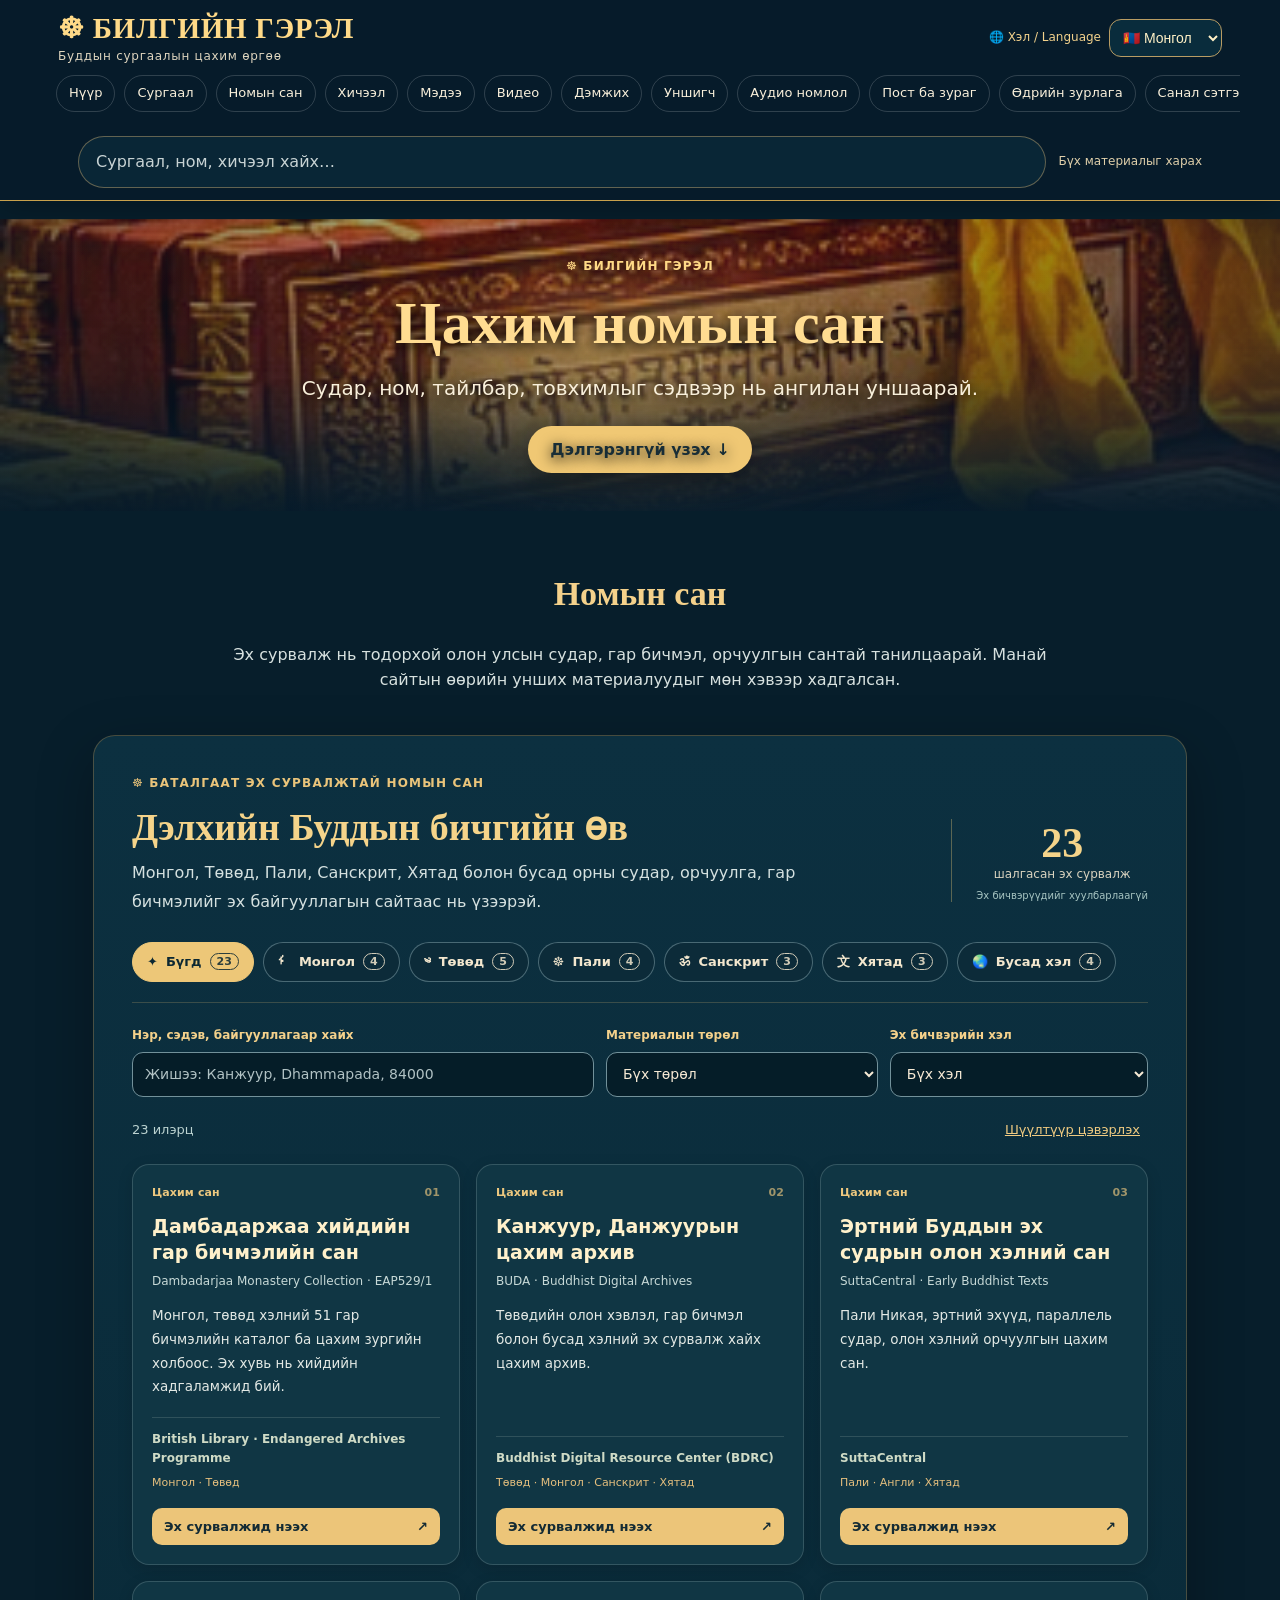
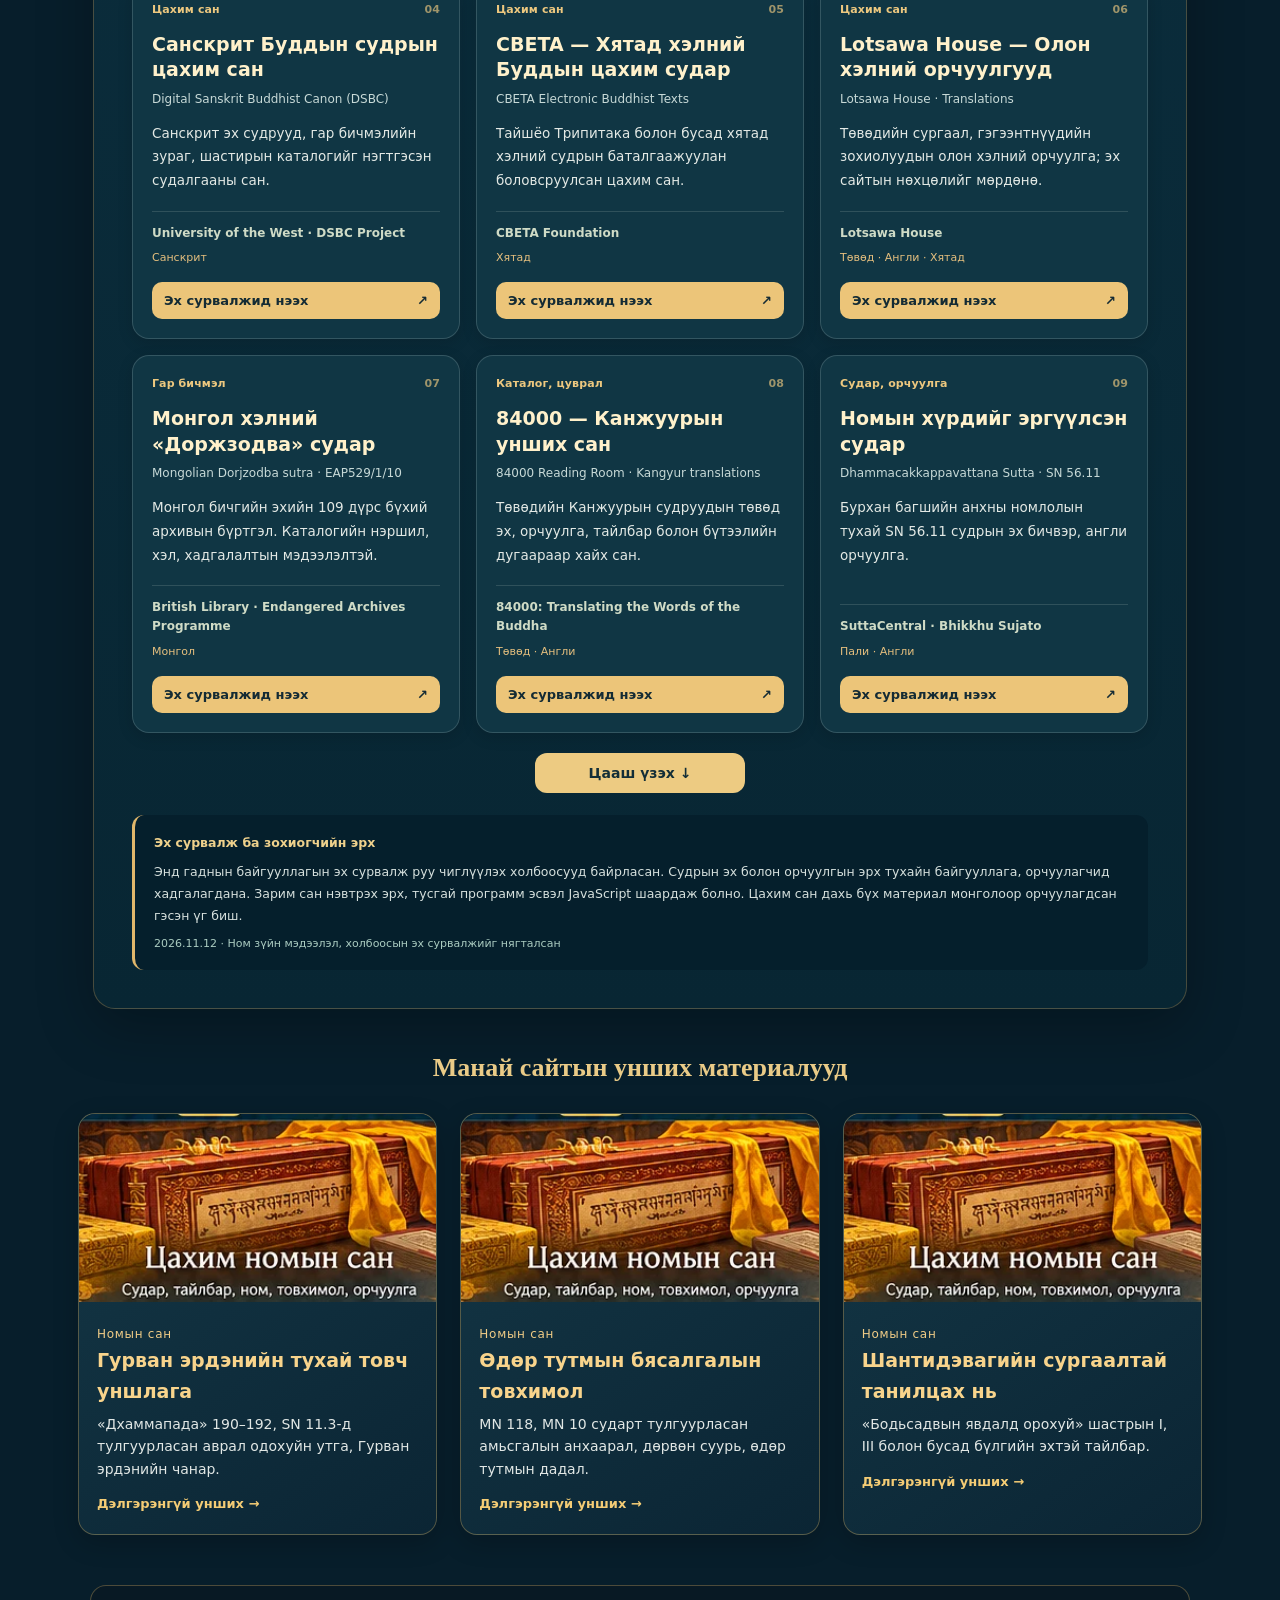
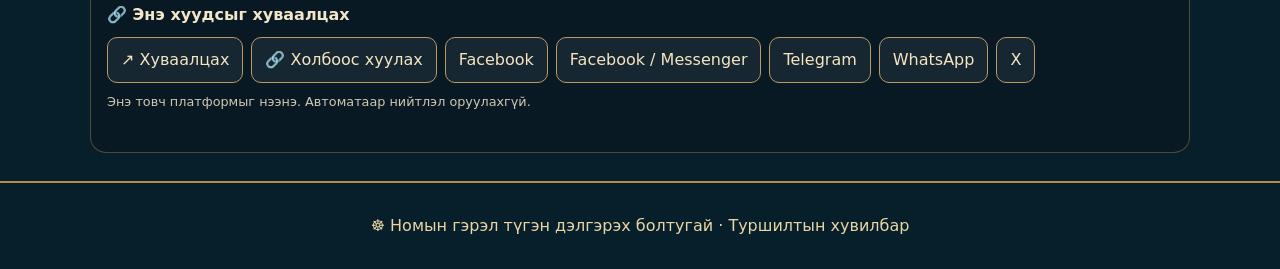
<file: nom.html>
<!DOCTYPE html>

<html lang="mn"><head><meta charset="utf-8"/><meta content="width=device-width,initial-scale=1" name="viewport"/><meta content="#071e2b" name="theme-color"/><title>Номын сан — Билгийн Гэрэл</title><style>*{box-sizing:border-box}html{scroll-behavior:smooth}body{margin:0;background:#071e2b;color:#f9f0db;font-family:system-ui,-apple-system,"Segoe UI",Arial,sans-serif;line-height:1.6}a{color:inherit}a:focus-visible{outline:3px solid #f8cb6c;outline-offset:4px}header{position:sticky;top:0;z-index:20;background:#071c2bf2;border-bottom:1px solid #c9a14c;backdrop-filter:blur(12px)}.head{max-width:1200px;margin:auto;display:flex;align-items:center;justify-content:space-between;gap:12px;padding:12px 18px}.brand{text-decoration:none;color:#ffda88;font:bold clamp(20px,3vw,29px) Georgia,serif;line-height:1.15}.brand small{display:block;color:#ded5bf;font:12px system-ui;margin-top:4px}.nav{display:flex;gap:5px;flex-wrap:wrap;justify-content:center;max-width:1200px;margin:auto;padding:0 10px 11px}.nav a{text-decoration:none;border:1px solid #ffffff2a;border-radius:999px;padding:7px 12px;font-size:13px}.nav a:hover,.nav a[aria-current=page]{background:#efc977;color:#142c37;border-color:#efc977}.hero{min-height:clamp(330px,48vw,570px);position:relative;display:grid;place-items:center;text-align:center;isolation:isolate;overflow:hidden;background:#1d4553}.hero:before{content:"";position:absolute;inset:0;z-index:-2;background-image:linear-gradient(180deg,#04152242,#05152280 55%,#061b2bee),var(--hero);background-position:center;background-size:cover;animation:reveal 1.1s ease both,zoom 24s ease-in-out infinite alternate}.hero:after{content:"";position:absolute;inset:0;z-index:-1;background:radial-gradient(ellipse,#061c2a24 0%,#04162270 90%)}.hero-inner{padding:38px 18px;max-width:900px;text-shadow:0 3px 14px #000}.eyebrow{color:#ffda87;font-weight:700;letter-spacing:.1em;font-size:12px}.hero h1{font:bold clamp(30px,6vw,60px) Georgia,serif;color:#ffdc91;line-height:1.16;margin:13px auto}.hero p{font-size:clamp(14px,2vw,20px);max-width:680px;margin:0 auto}.cta{display:inline-block;text-decoration:none;background:#f0c874;color:#182d36;border-radius:30px;padding:11px 22px;font-weight:750;margin-top:22px;box-shadow:0 5px 25px #0005}.container{max-width:1160px;margin:auto;padding:36px 18px 64px}.intro{max-width:820px;margin:0 auto 30px;text-align:center}.intro h2{font:700 clamp(23px,4vw,34px) Georgia,serif;color:#f4d18b}.intro p{color:#d7e1df}.grid{display:grid;grid-template-columns:repeat(3,minmax(0,1fr));gap:18px}.card{display:block;text-decoration:none;background:#102f3d;border:1px solid #ad8c4a78;border-radius:17px;overflow:hidden;box-shadow:0 8px 26px #0003;transition:transform .25s,box-shadow .25s}.card:hover{transform:translateY(-5px);box-shadow:0 14px 30px #0007}.card img{width:100%;aspect-ratio:16/9;object-fit:cover;display:block}.card .content{padding:18px}.card h3{margin:0 0 7px;color:#f8d48c;font-size:19px}.card p{font-size:14px;color:#e1e7e5;margin:0 0 10px}.more{color:#f4cc75;font-weight:700;font-size:13px}.article{max-width:800px;margin:auto;background:#102d3b;border:1px solid #c5a35c69;border-radius:18px;padding:clamp(20px,5vw,45px)}.article h2{color:#f5d18b;font:700 clamp(24px,4vw,36px) Georgia,serif}.article p{white-space:pre-line;font-size:16px;line-height:1.95}.back{display:inline-block;margin-bottom:12px;color:#f4cf80}.notice{border-left:3px solid #e8c77d;padding:14px 18px;background:#1d3a44;color:#e6dfc9;border-radius:6px;margin-top:22px}.foot{background:#061724;border-top:1px solid #947641;padding:28px 16px;text-align:center;color:#d8cbaa;font-size:13px}.foot b{color:#f6d38b}.section-tiles{margin-top:24px}.tag{color:#f0cc86;font-size:12px;letter-spacing:.06em}@keyframes reveal{from{opacity:.35}to{opacity:1}}@keyframes zoom{from{transform:scale(1)}to{transform:scale(1.08)}}@media(max-width:800px){.grid{grid-template-columns:repeat(2,minmax(0,1fr))}.nav{flex-wrap:nowrap;justify-content:flex-start;overflow-x:auto;scrollbar-width:thin;padding-bottom:10px}.nav a{white-space:nowrap;flex:none}.hero{min-height:370px}}@media(max-width:520px){.grid{grid-template-columns:1fr}.head{padding:11px 14px}.hero{min-height:350px}.hero-inner{padding:25px 16px}.container{padding:25px 14px 45px}.card img{aspect-ratio:2/1}}@media(prefers-reduced-motion:reduce){*,*:before,*:after{animation:none!important;transition:none!important;scroll-behavior:auto!important}}

.page-section{scroll-margin-top:116px;border-bottom:2px solid #b68c48;min-height:55vh} .page-section:not(:first-child){padding-top:18px}.page-section:not(:first-child) .hero{min-height:290px} .page-section:target{animation:pageIn .55s ease both}@keyframes pageIn{from{opacity:.45;transform:translateY(15px)}to{opacity:1;transform:translateY(0)}} .nav{overflow-x:auto;flex-wrap:nowrap;justify-content:flex-start;scrollbar-width:thin}.nav a{white-space:nowrap;flex:none} .page-section .container{padding-bottom:32px} @media(prefers-reduced-motion:reduce){*,*:before,*:after{animation:none!important;scroll-behavior:auto!important}}
/* 2026 design refresh */
:root{color-scheme:dark;--gold:#f4d18b;--ink:#071e2b}body{overflow-x:hidden}html{scroll-padding-top:128px}header{box-shadow:0 6px 28px #0004}.head{min-height:68px}.brand{letter-spacing:.025em}.nav{gap:9px;padding:0 16px 12px}.nav a{transition:background .2s,transform .2s}.nav a:active{transform:scale(.96)}.card{background:linear-gradient(145deg,#143746,#0b2534);border-color:#d4af635c}.card img{background:#1b4350}.card .content{min-height:125px}.article{box-shadow:0 20px 70px #0003}.article p{overflow-wrap:anywhere}.hero:after{pointer-events:none}.tool-row{max-width:1160px;margin:0 auto;padding:12px 18px;display:flex;align-items:center;gap:12px;flex-wrap:wrap}.search-input{flex:1;min-width:180px;border:1px solid #bba06d80;border-radius:999px;background:#092636;color:#fff;padding:12px 17px;font:inherit}.search-input::placeholder{color:#c8d3d4}.tool-note{font-size:12px;color:#dfcfaa}.quick-btn{border:1px solid #caa65d;border-radius:999px;background:#163947;color:#f9dda0;padding:9px 14px;cursor:pointer;font:inherit}.lesson-actions{display:flex;gap:8px;flex-wrap:wrap;margin-top:14px}.lesson-btn{border:1px solid #cba763;border-radius:10px;padding:9px 12px;color:#ffe4a7;background:#173c48;cursor:pointer;font:inherit}.lesson-btn[aria-pressed=true]{background:#f1ce86;color:#08202c}.reading-guide{background:#0b2b39;border:1px solid #bda06755;border-radius:16px;padding:20px;margin:22px auto;max-width:800px}.reading-guide h3{color:#f4d18b;margin-top:0}.reading-guide p{margin:9px 0}.search-empty{padding:16px;color:#f2d69b}.mobile-top{display:none}.skip-link{position:absolute;left:-999px;top:0;background:#f4d18b;color:#081d29;padding:10px;z-index:100}.skip-link:focus{left:8px}@media(max-width:640px){.head{min-height:58px}.brand{font-size:20px}.mobile-top{display:flex;align-items:center;gap:9px}.nav{scroll-snap-type:x proximity}.nav a{scroll-snap-align:start;min-height:39px;display:inline-flex;align-items:center}.hero{min-height:320px}.hero h1{font-size:clamp(29px,9vw,42px)}.card .content{padding:16px}.article{border-radius:12px;padding:20px 17px}.tool-row{padding:10px 14px}.page-section{scroll-margin-top:112px}}@media(min-width:1200px){.grid{gap:23px}.card img{aspect-ratio:1.9}}
.card[hidden]{display:none!important}
/* Билгийн Гэрэл · хөдөлгөөнт, дасан зохицох загвар */
.menu-toggle{display:none;align-items:center;gap:9px;background:#173c4b;color:#ffe0a0;border:1px solid #d9b66b;border-radius:12px;padding:10px 14px;font-weight:750;font-size:15px;cursor:pointer}
.menu-toggle svg{width:22px;height:22px;stroke:currentColor;fill:none;stroke-width:2;stroke-linecap:round}
.hero:before{animation:reveal 1.1s ease both,zoom 32s ease-in-out infinite alternate;background-position:center 43%;filter:saturate(1.08) brightness(1.1)}
.hero:after{background:radial-gradient(ellipse at 50% 38%,transparent 0%,#04182742 64%,#041827b3 100%)}
.hero-inner{position:relative;z-index:1;animation:heroRise .8s ease both}
.hero .cta{transition:transform .25s ease,box-shadow .25s ease}
.hero .cta:hover{transform:translateY(-3px);box-shadow:0 10px 28px #0007}
.card{transition:transform .35s ease,box-shadow .35s ease,border-color .35s ease}
.card:hover{transform:translateY(-6px);box-shadow:0 16px 36px #0005}
@keyframes heroRise{from{opacity:0;transform:translateY(16px)}to{opacity:1;transform:translateY(0)}}
@keyframes softGlow{0%,100%{opacity:.25;transform:scale(.96)}50%{opacity:.5;transform:scale(1.06)}}
.hero .hero-inner:before{content:"";position:absolute;inset:3% 14%;z-index:-1;pointer-events:none;background:radial-gradient(ellipse,#f3ca7655,transparent 68%);filter:blur(34px);animation:softGlow 9s ease-in-out infinite}
.reveal-on-scroll{opacity:0;transform:translateY(17px);transition:opacity .65s ease,transform .65s ease}
.reveal-on-scroll.is-visible{opacity:1;transform:none}
@media(max-width:720px){
 .head{padding:12px 16px;min-height:76px}.brand{font-size:clamp(20px,5.2vw,25px)}
 .menu-toggle{display:inline-flex;flex-shrink:0}
 header .nav{display:grid;grid-template-columns:repeat(2,minmax(0,1fr));gap:9px;max-height:0;overflow:hidden;visibility:hidden;opacity:0;padding:0 16px;margin:0;transition:max-height .36s ease,opacity .3s ease,padding .3s ease,visibility .3s}
 header.menu-open .nav{max-height:400px;visibility:visible;opacity:1;padding:10px 16px 16px}
 header .nav a{font-size:15px;text-align:center;padding:12px 8px;background:#103545;border-radius:12px}
 .hero{min-height:clamp(380px,75svh,570px)}
 .hero h1{font-size:clamp(29px,8.4vw,43px);line-height:1.16;max-width:580px}
 .hero-inner{padding:34px 20px 40px}
 .hero p{font-size:clamp(14px,3.8vw,17px);line-height:1.55}
 .hero:before{background-position:center 40%}
 .hero .cta{font-size:16px;padding:11px 20px}
}
@media(max-width:390px){.brand{font-size:19px}.brand small{font-size:10px}.menu-toggle{padding:9px 11px;font-size:14px}}
@media(prefers-reduced-motion:reduce){html{scroll-behavior:auto}.hero:before,.hero-inner,.hero .hero-inner:before{animation:none!important}.reveal-on-scroll{opacity:1;transform:none;transition:none}.card,.hero .cta{transition:none}}

/* International library extension — keeps existing layout and content */
.head{flex-wrap:wrap}.locale-control{display:flex;align-items:center;gap:8px;margin-left:auto}.locale-control label{font-size:12px;color:#f3d28c}.locale-control select{max-width:160px;background:#092c3c;color:#fff1c6;border:1px solid #b89c63;border-radius:12px;padding:9px;font-size:14px}.world-library{max-width:1150px;margin:32px auto 60px;padding:26px;border:1px solid #b08a4b;border-radius:22px;background:linear-gradient(135deg,#0d3442,#071f2c);box-shadow:0 16px 44px #0003}.world-head{text-align:center}.world-head>span{letter-spacing:.17em;color:#c9aa70;font-size:11px}.world-head h2{font-size:clamp(25px,4vw,38px);color:#f2d28b;margin:12px 0}.world-head p{max-width:750px;margin:0 auto 24px;line-height:1.65}.world-filters{display:grid;grid-template-columns:2fr 1fr;gap:12px;margin:20px 0}.world-filters input,.world-filters select{width:100%;min-width:0;background:#082432;color:#f6e9ce;border:1px solid #9b8357;border-radius:12px;padding:14px}.world-grid{display:grid;grid-template-columns:repeat(3,minmax(0,1fr));gap:16px}.world-card{border:1px solid #5b6670;border-radius:17px;background:#103b49;padding:22px;min-width:0;transition:transform .25s ease,border-color .25s ease}.world-card:hover{transform:translateY(-4px);border-color:#e2bd76}.world-symbol{font-size:29px}.world-card h3{color:#f3d28c;margin:12px 0 4px;font-size:20px}.world-card small{color:#b8cbd0}.world-card p{line-height:1.6}.world-status{display:inline-block;color:#d7c7a5;border:1px solid #857554;border-radius:99px;padding:5px 9px;font-size:11px}.world-disclaimer{font-size:13px;color:#c6c8c4;margin:20px 0 0}@media(max-width:740px){.head{gap:10px}.locale-control{order:3;width:100%;justify-content:flex-end}.world-library{padding:16px;margin:24px 12px}.world-grid{grid-template-columns:repeat(2,minmax(0,1fr))}.world-filters{grid-template-columns:1fr}.world-card{padding:15px}.world-card h3{font-size:17px}}@media(max-width:420px){.world-grid{grid-template-columns:1fr}}@media(prefers-reduced-motion:reduce){.world-card{transition:none}.world-card:hover{transform:none}}
</style><style>
/* Нэг удаад нэг үндсэн хуудас */
.page-section{display:none!important}
.page-section.active-page{display:block!important;animation:pageEnter .35s ease both}
@keyframes pageEnter{from{opacity:.5;transform:translateY(10px)}to{opacity:1;transform:none}}
.nav a[aria-current="page"]{color:#ffe0a0;border-color:#d7ac66}
@media(prefers-reduced-motion:reduce){.page-section.active-page{animation:none}}
</style><meta content="website" property="og:type"/><meta content="Билгийн Гэрэл" property="og:site_name"/><meta content="Билгийн Гэрэл — Буддын сургаалын цахим өргөө" property="og:title"/><meta content="Буддын сургаал, номын сан, хичээл, мэдээ, видео номлолыг нэг дороос." property="og:description"/><meta content="https://bilgiin-gerel.vercel.app/nom.html" property="og:url"/><meta content="summary" name="twitter:card"/><meta content="Буддын сургаал, номын сан, хичээл, мэдээ, видео номлолыг нэг дороос." name="twitter:description"/><meta content="mn_MN" property="og:locale"/><meta content="Билгийн Гэрэл" name="twitter:title"/><link href="https://bilgiin-gerel.vercel.app/nom.html" rel="canonical"/><style>
.bg-share{margin:18px auto 28px;max-width:1100px;padding:16px;border:1px solid rgba(203,169,98,.35);border-radius:16px;background:rgba(10,25,35,.75);color:#f4e6c8}
.bg-share-title{font-size:1rem;font-weight:700;margin-bottom:10px}.bg-share-links{display:flex;flex-wrap:wrap;gap:8px}
.bg-share button,.bg-share a{display:inline-flex;align-items:center;justify-content:center;gap:5px;min-height:42px;padding:9px 13px;border:1px solid #b99b63;border-radius:10px;background:rgba(255,255,255,.06);color:#f5e5c2;text-decoration:none;font:inherit;cursor:pointer}
.bg-share button:focus-visible,.bg-share a:focus-visible{outline:3px solid #fff;outline-offset:2px}
.bg-share-note{font-size:.8rem;opacity:.85;margin-top:9px}.bg-share-feedback{font-size:.85rem;min-height:1.4em;margin-top:5px}
</style><style>
.skip-to-content{position:absolute;left:12px;top:-90px;z-index:999;background:#f3ce79;color:#132938;padding:12px 18px;border-radius:8px}
.skip-to-content:focus{top:10px}
button:focus-visible,select:focus-visible,input:focus-visible{outline:3px solid #f5d077;outline-offset:3px}
@media(prefers-reduced-motion:reduce){*,*::before,*::after{scroll-behavior:auto!important;animation-duration:.01ms!important;transition-duration:.01ms!important}}
</style><link href="/favicon.svg" rel="icon" type="image/svg+xml"/><link href="/site.webmanifest" rel="manifest"/><style>
/* Нүүр хуудасны бүтэн дүр: зургийг огт тайрахгүй */
#nuur .hero-home-full{display:grid;grid-template-columns:minmax(0,1fr) minmax(360px,1fr);align-items:center;min-height:520px;gap:clamp(12px,3vw,44px);padding:clamp(22px,4vw,56px) max(20px,calc((100vw - 1200px)/2));overflow:hidden;background:linear-gradient(135deg,#092535,#103b46 65%,#092432);isolation:isolate}
#nuur .hero-home-full::before{content:"";position:relative;inset:auto;z-index:auto;display:block;width:100%;height:min(66vw,510px);min-height:360px;background-image:var(--hero);background-repeat:no-repeat;background-size:contain;background-position:center;animation:homeImageEnter .7s ease-out both;grid-column:2;grid-row:1}
#nuur .hero-home-full::after{display:none}
#nuur .hero-home-full .hero-inner{grid-column:1;grid-row:1;text-align:left;padding:24px 0;max-width:620px;text-shadow:none}
#nuur .hero-home-full h1{font-size:clamp(31px,3.5vw,54px);line-height:1.2;margin:16px 0;color:#f9d992}
#nuur .hero-home-full p{margin:0;max-width:570px;color:#e8e8dc;line-height:1.8}
#nuur .hero-home-full .cta{margin-top:25px}
@keyframes homeImageEnter{from{opacity:.3;transform:translateY(12px)}to{opacity:1;transform:none}}
@media(max-width:800px){
 #nuur .hero-home-full{grid-template-columns:minmax(0,1fr);gap:4px;min-height:0;padding:24px 18px 38px}
 #nuur .hero-home-full::before{grid-column:1;grid-row:1;width:100%;height:auto;min-height:0;aspect-ratio:450/330;background-size:contain}
 #nuur .hero-home-full .hero-inner{grid-column:1;grid-row:2;text-align:center;padding:14px 0 0;max-width:100%}
 #nuur .hero-home-full h1{font-size:clamp(28px,6.2vw,42px);margin:12px auto}
 #nuur .hero-home-full p{margin:auto}
}
@media(prefers-reduced-motion:reduce){#nuur .hero-home-full::before{animation:none}}
</style><meta content="Билгийн Гэрэл: Монгол, Төвөд, Пали, Санскрит, Хятад болон олон улсын Буддын судрын эх сурвалжтай цахим номын сан." name="description"/><style>
/* Verified international library — isolated styles */
.library-hub{margin:42px auto 32px;max-width:1170px;padding:0 15px;color:#f8eddb}
.lib-wrap{background:linear-gradient(180deg,#0c3040,#082633);border:1px solid #a5834b66;border-radius:22px;padding:clamp(18px,3vw,38px);box-shadow:0 18px 55px #0004}
.lib-topline{color:#eac47a;font-size:12px;font-weight:750;letter-spacing:.1em}
.lib-lead{display:flex;align-items:center;justify-content:space-between;gap:18px;margin:12px 0 25px}
.lib-lead h3{font:bold clamp(26px,3.2vw,38px)/1.16 Georgia,serif;color:#f5d48a;margin:0 0 10px}
.lib-lead p{color:#d5e1e0;margin:0;line-height:1.8;max-width:740px}
.lib-metrics{flex:none;text-align:center;border-left:1px solid #d2b87366;padding-left:24px;display:flex;flex-direction:column;line-height:1.3;min-width:150px;color:#d9d3bf}
.lib-metrics strong{font:700 42px Georgia,serif;color:#f5d48a}
.lib-metrics span{font-size:12px}.lib-metrics small{font-size:10px;color:#a7c5c2;margin-top:6px}
.lib-tabs{display:flex;gap:9px;flex-wrap:wrap;padding:0 0 20px;border-bottom:1px solid #bba36a44}
.lib-tab{background:#0c2b39;border:1px solid #6a8993a8;border-radius:999px;padding:10px 14px;color:#f3e7ce;cursor:pointer;display:inline-flex;gap:8px;align-items:center;font:600 13px system-ui;transition:background .15s,border-color .15s}
.lib-tab:hover,.lib-tab:focus-visible{border-color:#f5d28d;background:#184452}.lib-tab.is-active{background:#edc778;border-color:#edc778;color:#0b2732}.lib-tab-num{font-size:11px;opacity:.85;border:1px solid currentColor;padding:1px 6px;border-radius:18px}
.lib-controls{display:grid;grid-template-columns:minmax(230px,1.7fr) minmax(140px,1fr) minmax(120px,.95fr);gap:12px;padding:23px 0 12px}
.lib-controls label{display:flex;flex-direction:column;gap:7px;min-width:0}.lib-label{font-size:12px;color:#f4d18b;font-weight:650}
.lib-controls input,.lib-controls select{background:#051d28;border:1px solid #72919a;border-radius:11px;width:100%;min-height:45px;padding:11px 12px;color:#f7ead5;font:14px system-ui}
.lib-controls input::placeholder{color:#b1c2c4}.lib-controls input:focus,.lib-controls select:focus{outline:2px solid #f2cb76;outline-offset:2px}
.lib-resultline{display:flex;justify-content:space-between;align-items:center;gap:10px;margin:3px 0 15px;color:#bcd3d1;font-size:13px}.lib-reset{background:transparent;border:0;color:#f0cb81;text-decoration:underline;cursor:pointer;font:inherit;padding:8px}
.lib-grid{display:grid;grid-template-columns:repeat(3,minmax(0,1fr));gap:16px}
.lib-source{min-width:0;display:flex;flex-direction:column;background:#103644;border:1px solid #65828a6a;border-radius:17px;padding:19px;box-shadow:0 4px 15px #0002}
.lib-source:hover{border-color:#e8bc73}.lib-source[hidden]{display:none!important}
.lib-source-overline{display:flex;justify-content:space-between;gap:10px;color:#edc87f;font-size:11px;letter-spacing:.01em;font-weight:700}.lib-number{font-variant-numeric:tabular-nums;opacity:.65}
.lib-source h4{margin:13px 0 7px;color:#fff1cb;font-size:19px;line-height:1.35;font-family:Georgia,system-ui}
.lib-original{margin:0 0 10px;color:#c7d9d7;font-size:12px;line-height:1.5}
.lib-description{color:#e3e9e5;font-size:13.5px;line-height:1.75;flex:1;margin:4px 0 18px}
.lib-bottom{display:flex;flex-direction:column;gap:6px;border-top:1px solid #a2b7b435;padding-top:12px}.lib-origin{color:#cfdbc6;font-size:12px;font-weight:650}.lib-tags{font-size:11px;color:#e5bf7e}
.lib-source-link{display:flex;align-items:center;justify-content:space-between;gap:10px;margin-top:16px;background:#ecc579;color:#142b34!important;text-decoration:none!important;border-radius:10px;padding:11px 12px;font:700 13px system-ui}
.lib-source-link:hover,.lib-source-link:focus-visible{background:#ffdea0;outline:2px solid #fff0c7;outline-offset:2px}
.lib-more{display:block;margin:20px auto 0;min-width:210px;border-radius:12px;background:#edcb82;border:0;color:#132e37;padding:12px 24px;font:bold 14px system-ui;cursor:pointer}.lib-more[hidden]{display:none}
.lib-empty{text-align:center;border:1px dashed #6c99a0;border-radius:12px;padding:40px 15px;color:#d4e3e0}
.lib-disclaimer{margin-top:22px;padding:17px 19px;border-radius:12px;background:#051f2c;border-left:3px solid #e1b76b;color:#d6e0dd;font-size:12.5px;line-height:1.75}.lib-disclaimer strong{color:#efd18c}.lib-disclaimer p{margin:7px 0 0}.lib-verified{font-size:11px;color:#abccc1}
.lib-local-title{color:#eacb87;text-align:center;margin:38px 0 18px;font-family:Georgia,serif;font-size:26px}
@media(max-width:980px){.lib-grid{grid-template-columns:repeat(2,minmax(0,1fr))}.lib-metrics{min-width:130px}}
@media(max-width:700px){.library-hub{margin:25px auto;padding:0 4px}.lib-wrap{padding:18px 13px}.lib-lead{display:block}.lib-metrics{display:flex;flex-direction:row;align-items:center;gap:9px;min-width:0;border:0;padding:12px 0 0;text-align:left}.lib-metrics small{display:none}.lib-metrics strong{font-size:30px}.lib-controls{grid-template-columns:1fr}.lib-tabs{gap:7px}.lib-tab{font-size:12px;padding:9px 11px}.lib-grid{grid-template-columns:1fr}.lib-source{padding:17px}.lib-lead h3{font-size:28px}}
@media(prefers-reduced-motion:reduce){.lib-tab{transition:none}}
</style><style>
/* Номын сан — эх сударт суурилсан урт уншлагын зохиомж */
#unshih-5 .article,#unshih-6 .article,#unshih-7 .article{max-width:920px;background:linear-gradient(145deg,#112f3c,#0b2633);border-color:#ddb96a70;box-shadow:0 18px 42px #0003;padding:clamp(20px,4vw,58px)}
#unshih-5 .article h2,#unshih-6 .article h2,#unshih-7 .article h2{line-height:1.32;margin:0 0 24px}
#unshih-5 .article h3,#unshih-6 .article h3,#unshih-7 .article h3{font-family:Georgia,serif;font-weight:700;font-size:clamp(21px,2.6vw,27px);color:#f5d189;line-height:1.4;margin:36px 0 10px;scroll-margin-top:125px}
#unshih-5 .article p,#unshih-6 .article p,#unshih-7 .article p{white-space:normal;font-size:clamp(15px,1.4vw,17px);line-height:1.95;color:#f1ede2;margin:16px 0}
#unshih-5 .article .article-lead,#unshih-6 .article .article-lead,#unshih-7 .article .article-lead{font-size:clamp(18px,2vw,21px);font-weight:500;color:#fff0c4;line-height:1.83;border-left:4px solid #efc474;padding:4px 0 4px 20px;margin:15px 0 26px}
#unshih-5 .article .source-key,#unshih-6 .article .source-key,#unshih-7 .article .source-key{font-size:14px;background:#1a3a46;border:1px solid #d2ad6e53;border-radius:12px;padding:16px 18px;color:#e9e6df}
.article-toc{display:flex;align-items:center;gap:10px;flex-wrap:wrap;border-bottom:1px solid #d1aa6570;padding:12px 0 20px;margin:20px 0 28px}
.article-toc strong{color:#ffdb91;font-size:14px;margin-right:5px}.article-toc a{color:#ffe1a5;border:1px solid #be98636b;border-radius:999px;padding:5px 11px;text-decoration:none;font-size:13px;background:#183846}
.article-toc a:hover,.article-toc a:focus-visible{background:#315663}
.scripture-meaning{border-left:4px solid #eac67a;background:#1b414e;border-radius:0 14px 14px 0;padding:20px 24px;margin:24px 0}
.scripture-label{font-size:13px;letter-spacing:.015em;font-weight:700;color:#ffda88}.scripture-meaning p{font-family:Georgia,serif;font-size:clamp(19px,2vw,22px)!important;line-height:1.7!important;margin:12px 0!important;color:#ffe7bd!important}
.scripture-meaning small{display:block;color:#d2d6d2;line-height:1.6}
.article .source-list{display:grid;grid-template-columns:repeat(2,minmax(0,1fr));gap:12px;margin:18px 0}
.article .source-list a{background:#173a49;border:1px solid #cfa76170;border-radius:13px;padding:18px;text-decoration:none;display:block;color:#f4d796}
.article .source-list a:hover,.article .source-list a:focus-visible{background:#255263;border-color:#f2cf89}
.article .source-list a b{display:block;font-size:16px;margin-bottom:8px}.article .source-list a span{display:block;color:#d8e3e2;font-size:13px;line-height:1.5}
.article .practice-grid{display:grid;grid-template-columns:repeat(2,minmax(0,1fr));gap:12px;margin:25px 0}
.article .practice-grid>div{border:1px solid #c3a16666;border-radius:12px;padding:18px;background:#193d49}
.article .practice-grid strong{color:#f7d590}.article .practice-grid p{margin:8px 0 0!important;font-size:14px!important;line-height:1.75!important}
.article ol{padding-left:25px;color:#f0eee5}.article li{line-height:1.86;margin:8px 0;padding-left:6px;font-size:16px}
#unshih-5 .article .editorial-disclaimer,#unshih-6 .article .editorial-disclaimer,#unshih-7 .article .editorial-disclaimer{font-size:13px;line-height:1.7;color:#d5d8d1;background:#1b3c49;border-radius:9px;padding:14px 16px;margin-top:26px}
@media(max-width:680px){.article .source-list,.article .practice-grid{grid-template-columns:1fr}.article-toc a{font-size:12px}.scripture-meaning{padding:16px}.article .source-list a{padding:15px}}
@media print{#unshih-5 .article,#unshih-6 .article,#unshih-7 .article{background:white;color:black;box-shadow:none}.article .source-list a{color:blue}}
</style><link rel="stylesheet" href="site-enhancements.css"></head><body><a class="skip-to-content" href="#main-content">Үндсэн агуулга руу шилжих</a><header><div class="head"><a class="brand" href="index.html">☸ БИЛГИЙН ГЭРЭЛ<small>Буддын сургаалын цахим өргөө</small></a><button aria-controls="main-nav" aria-expanded="false" class="menu-toggle" id="mobile-menu-toggle" type="button"><svg aria-hidden="true" viewbox="0 0 24 24"><path d="M4 6h16M4 12h16M4 18h16"></path></svg><span>Цэс</span></button><div class="locale-control"><label for="site-language">🌐 <span id="lang-label">Хэл / Language</span></label><select aria-label="Сайтын хэл сонгох" id="site-language"><option value="mn">🇲🇳 Монгол</option><option value="en">🇬🇧 English</option><option value="bo">🏔️ བོད་སྐད།</option><option value="zh">🇨🇳 中文</option><option value="ja">🇯🇵 日本語</option><option value="ko">🇰🇷 한국어</option><option value="ru">🇷🇺 Русский</option></select></div></div><nav aria-label="Үндсэн цэс" class="nav" id="main-nav"><a href="#nuur">Нүүр</a><a href="#surgaal">Сургаал</a><a href="#nom">Номын сан</a><a href="#hicheel">Хичээл</a><a href="#medee">Мэдээ</a><a href="#video">Видео</a><a href="#demjih">Дэмжих</a></nav><div class="tool-row" role="search"><input aria-label="Сайтын материал хайх" class="search-input" id="site-search" placeholder="Сургаал, ном, хичээл хайх…" type="search"/><span aria-live="polite" class="tool-note" id="search-status">Бүх материалыг харах</span></div></header><main id="main-content" tabindex="-1"><section class="page-section" id="nuur"><section class="hero hero-home-full" style="--hero:url(79958f220a.webp)"><div class="hero-inner"><div class="eyebrow">☸ БИЛГИЙН ГЭРЭЛ</div><h1>Номын гэрэл түгэн дэлгэрэх болтугай</h1><p>Монголын Буддын шашны сургаал, ном судар, хичээл, айлдварын цахим өргөө.</p><a class="cta" href="#nuur-aguulga">Дэлгэрэнгүй үзэх ↓</a></div></section><section class="container" id="nuur-aguulga"><div class="intro"><h2>Нүүр</h2><p>Билгийн Гэрэл цахим өргөөд тавтай морил. Энд Буддын сургаалын суурь ойлголтыг энгийн тайлбартай уншиж, анхан шатны хичээлүүдтэй танилцаж болно.</p></div><div class="grid section-tiles"><a class="card" href="#surgaal"><img alt="Сургаал хэсгийн дүрслэл" decoding="async" loading="lazy" src="531368ead0.webp"/><div class="content"><h3>Сургаал</h3><p>Бодь сэтгэл, шүтэн барилдлага, энэрэл нигүүлсэл, амьдралд хэрэгжүүлэх ухаан.</p><span class="more">Нээж үзэх →</span></div></a><a class="card" href="#nom"><img alt="Номын сан хэсгийн дүрслэл" decoding="async" loading="lazy" src="d9f9c46c89.webp"/><div class="content"><h3>Номын сан</h3><p>Судар, ном, тайлбар, товхимлыг сэдвээр нь ангилан уншаарай.</p><span class="more">Нээж үзэх →</span></div></a><a class="card" href="#hicheel"><img alt="Хичээл хэсгийн дүрслэл" decoding="async" loading="lazy" src="152317cc2b.webp"/><div class="content"><h3>Хичээл</h3><p>Анхан шатнаас эхлэн ойлголтоо алхам алхмаар гүнзгийрүүлэх сургалт.</p><span class="more">Нээж үзэх →</span></div></a><a class="card" href="#medee"><img alt="Мэдээ хэсгийн дүрслэл" decoding="async" loading="lazy" src="92716e11ae.webp"/><div class="content"><h3>Мэдээ</h3><p>Цахим сангийн хөгжүүлэлт, номын танилцуулга, зар мэдээ.</p><span class="more">Нээж үзэх →</span></div></a><a class="card" href="#video"><img alt="Видео хэсгийн дүрслэл" decoding="async" loading="lazy" src="8efbda7714.webp"/><div class="content"><h3>Видео</h3><p>Бясалгалын заавар, сургаалын тайлбар, айлдварын бичлэгийн сан.</p><span class="more">Нээж үзэх →</span></div></a><a class="card" href="#demjih"><img alt="Дэмжих хэсгийн дүрслэл" decoding="async" loading="lazy" src="f03031e0bd.webp"/><div class="content"><h3>Дэмжих</h3><p>Билгийн Гэрэл цахим сангийн хөгжүүлэлтийн зорилго, дэмжлэгийн боломж.</p><span class="more">Нээж үзэх →</span></div></a></div></section><div class="bg-share" data-share-section="nuur"><div class="bg-share-title">🔗 Энэ хуудсыг хуваалцах</div><div class="bg-share-links"><button data-share="native" type="button">↗ Хуваалцах</button><button data-share="copy" type="button">🔗 Холбоос хуулах</button><button data-share="facebook" type="button">Facebook</button><button data-share="messenger" title="Facebook-ийн хуваалцах цонх нээнэ; Messenger-ийг тэндээс сонгож болно" type="button">Facebook / Messenger</button><button data-share="telegram" type="button">Telegram</button><button data-share="whatsapp" type="button">WhatsApp</button><button data-share="x" type="button">X</button></div><div class="bg-share-note">Хуваалцах товч нь сонгосон платформыг нээнэ. Автоматаар нийтлэл оруулахгүй.</div><div aria-live="polite" class="bg-share-feedback" role="status"></div></div></section><section class="page-section" id="surgaal"><section class="hero" style="--hero:url(531368ead0.webp)"><div class="hero-inner"><div class="eyebrow">☸ БИЛГИЙН ГЭРЭЛ</div><h1>Буддын сургаал</h1><p>Бодь сэтгэл, шүтэн барилдлага, энэрэл нигүүлсэл, амьдралд хэрэгжүүлэх ухаан.</p><a class="cta" href="#surgaal-aguulga">Дэлгэрэнгүй үзэх ↓</a></div></section><section class="container" id="surgaal-aguulga"><div class="intro"><h2>Сургаал</h2><p>Сургаалын гол ойлголтуудыг эхлэгчдэд зориулан хураангуйллаа. Эдгээр нь уламжлалт судрын бүрэн орчуулга бус, танин мэдэхүйн тайлбар юм.</p></div><div class="grid section-tiles"><a class="card" href="#unshih-1"><img alt="Хутагтын дөрвөн үнэн сэдвийн дүрслэл" decoding="async" loading="lazy" src="531368ead0.webp"/><div class="content"><span class="tag">Сургаал</span><h3>Хутагтын дөрвөн үнэн</h3><p>Зовлон, түүний шалтгаан, гэтлэхүй, гэтлэх мөр.</p><span class="more">Дэлгэрэнгүй унших →</span></div></a><a class="card" href="#unshih-2"><img alt="Бодь сэтгэл сэдвийн дүрслэл" decoding="async" loading="lazy" src="531368ead0.webp"/><div class="content"><span class="tag">Сургаал</span><h3>Бодь сэтгэл</h3><p>Хамаг амьтны тусын тулд гэгээрэлд тэмүүлэх эрхэм сэтгэл.</p><span class="more">Дэлгэрэнгүй унших →</span></div></a><a class="card" href="#unshih-3"><img alt="Шүтэн барилдлага сэдвийн дүрслэл" decoding="async" loading="lazy" src="531368ead0.webp"/><div class="content"><span class="tag">Сургаал</span><h3>Шүтэн барилдлага</h3><p>Аливаа үзэгдэл шалтгаан, нөхцөлөөс хамааран үүсдэг.</p><span class="more">Дэлгэрэнгүй унших →</span></div></a><a class="card" href="#unshih-4"><img alt="Арван хар нүгэл ба арван цагаан буян сэдвийн дүрслэл" decoding="async" loading="lazy" src="531368ead0.webp"/><div class="content"><span class="tag">Сургаал</span><h3>Арван хар нүгэл ба арван цагаан буян</h3><p>Бие, хэл, сэтгэлийн үйлээ хянах тухай.</p><span class="more">Дэлгэрэнгүй унших →</span></div></a></div></section><div class="bg-share" data-share-section="surgaal"><div class="bg-share-title">🔗 Энэ хуудсыг хуваалцах</div><div class="bg-share-links"><button data-share="native" type="button">↗ Хуваалцах</button><button data-share="copy" type="button">🔗 Холбоос хуулах</button><button data-share="facebook" type="button">Facebook</button><button data-share="messenger" title="Facebook-ийн хуваалцах цонх нээнэ; Messenger-ийг тэндээс сонгож болно" type="button">Facebook / Messenger</button><button data-share="telegram" type="button">Telegram</button><button data-share="whatsapp" type="button">WhatsApp</button><button data-share="x" type="button">X</button></div><div class="bg-share-note">Хуваалцах товч нь сонгосон платформыг нээнэ. Автоматаар нийтлэл оруулахгүй.</div><div aria-live="polite" class="bg-share-feedback" role="status"></div></div></section><section class="page-section" id="nom"><section class="hero" style="--hero:url(d9f9c46c89.webp)"><div class="hero-inner"><div class="eyebrow">☸ БИЛГИЙН ГЭРЭЛ</div><h1>Цахим номын сан</h1><p>Судар, ном, тайлбар, товхимлыг сэдвээр нь ангилан уншаарай.</p><a class="cta" href="#nom-aguulga">Дэлгэрэнгүй үзэх ↓</a></div></section><section class="container" id="nom-aguulga"><div class="intro"><h2>Номын сан</h2><p>Эх сурвалж нь тодорхой олон улсын судар, гар бичмэл, орчуулгын сантай танилцаарай. Манай сайтын өөрийн унших материалуудыг мөн хэвээр хадгалсан.</p></div><section class="library-hub" id="world-library"><div class="lib-wrap">
<div class="lib-topline">☸ <span data-i18n="eyebrow">БАТАЛГААТ ЭХ СУРВАЛЖТАЙ НОМЫН САН</span></div>
<div class="lib-lead"><div><h3 data-i18n="title" id="lib-title">Дэлхийн Буддын бичгийн өв</h3><p data-i18n="intro">Монгол, Төвөд, Пали, Санскрит, Хятад болон бусад орны судар, орчуулга, гар бичмэлийг эх байгууллагын сайтаас нь үзээрэй.</p></div><div class="lib-metrics"><strong>23</strong><span data-i18n="sources">шалгасан эх сурвалж</span><small data-i18n="notHosted">Эх бичвэрүүдийг хуулбарлаагүй</small></div></div>
<div aria-label="Номын сангийн ангилал" class="lib-tabs" role="tablist"><button aria-selected="true" class="lib-tab is-active" data-cat="all" role="tab" title="All" type="button">✦ <span class="lib-tab-label">Бүгд</span><span class="lib-tab-num">23</span></button><button aria-selected="false" class="lib-tab" data-cat="mn" role="tab" title="Mongolian" type="button">ᠮ <span class="lib-tab-label">Монгол</span><span class="lib-tab-num">4</span></button><button aria-selected="false" class="lib-tab" data-cat="bo" role="tab" title="Tibetan" type="button">༄ <span class="lib-tab-label">Төвөд</span><span class="lib-tab-num">5</span></button><button aria-selected="false" class="lib-tab" data-cat="pi" role="tab" title="Pali" type="button">☸ <span class="lib-tab-label">Пали</span><span class="lib-tab-num">4</span></button><button aria-selected="false" class="lib-tab" data-cat="sa" role="tab" title="Sanskrit" type="button">ॐ <span class="lib-tab-label">Санскрит</span><span class="lib-tab-num">3</span></button><button aria-selected="false" class="lib-tab" data-cat="zh" role="tab" title="Chinese" type="button">文 <span class="lib-tab-label">Хятад</span><span class="lib-tab-num">3</span></button><button aria-selected="false" class="lib-tab" data-cat="other" role="tab" title="Other" type="button">🌏 <span class="lib-tab-label">Бусад хэл</span><span class="lib-tab-num">4</span></button></div>
<div class="lib-controls"><label class="lib-search"><span class="lib-label" data-i18n="searchLabel">Нэр, сэдэв, байгууллагаар хайх</span><input aria-label="Номын сангийн эх сурвалж хайх" autocomplete="off" id="lib-query" placeholder="Жишээ: Канжуур, Dhammapada, 84000" type="search"/></label>
<label><span class="lib-label" data-i18n="typeLabel">Материалын төрөл</span><select id="lib-kind"><option data-i18n="typeAll" value="all">Бүх төрөл</option><option data-i18n="typeText" value="text">Судар, орчуулга</option><option data-i18n="typeManuscript" value="manuscript">Гар бичмэл</option><option data-i18n="typeArchive" value="archive">Цахим сан</option><option data-i18n="typeCatalog" value="catalog">Каталог, цуврал</option></select></label>
<label><span class="lib-label" data-i18n="langLabel">Эх бичвэрийн хэл</span><select id="lib-lang"><option data-i18n="langAll" value="all">Бүх хэл</option><option value="mn">Монгол</option><option value="bo">Төвөд</option><option value="pi">Пали</option><option value="sa">Санскрит</option><option value="zh">Хятад</option><option value="en">English</option><option value="ja">日本語</option><option value="ko">한국어</option></select></label></div>
<div class="lib-resultline"><span aria-live="polite" id="lib-count" role="status"></span><button class="lib-reset" data-i18n="reset" id="lib-reset" type="button">Шүүлтүүр цэвэрлэх</button></div>
<div class="lib-grid" id="lib-grid"><article class="lib-source" data-cat="mn" data-haystack="дамбадаржаа хийдийн гар бичмэлийн сан dambadarjaa monastery collection · eap529/1 british library · endangered archives programme монгол, төвөд хэлний 51 гар бичмэлийн каталог ба цахим зургийн холбоос. эх хувь нь хийдийн хадгаламжид бий. catalogue of 51 mongolian and tibetan buddhist manuscripts, with links to digitized images. монгол төвөд" data-kind="archive" data-lang="mn,bo" id="lib-source-1">
<div class="lib-source-overline"><span class="lib-type">Цахим сан</span><span class="lib-number">01</span></div>
<h4>Дамбадаржаа хийдийн гар бичмэлийн сан</h4><p class="lib-original" lang="en">Dambadarjaa Monastery Collection · EAP529/1</p>
<p class="lib-description" data-en="Catalogue of 51 Mongolian and Tibetan Buddhist manuscripts, with links to digitized images." data-mn="Монгол, төвөд хэлний 51 гар бичмэлийн каталог ба цахим зургийн холбоос. Эх хувь нь хийдийн хадгаламжид бий.">Монгол, төвөд хэлний 51 гар бичмэлийн каталог ба цахим зургийн холбоос. Эх хувь нь хийдийн хадгаламжид бий.</p>
<div class="lib-bottom"><span class="lib-origin" title="Эх сурвалж / Institution">British Library · Endangered Archives Programme</span><span class="lib-tags">Монгол · Төвөд</span></div>
<a aria-label="Дамбадаржаа хийдийн гар бичмэлийн сан — албан ёсны эх сурвалжийг нээх" class="lib-source-link" href="https://searcharchives.bl.uk/catalog/032-002714078" rel="noopener noreferrer" target="_blank"><span class="lib-link-label">Эх сурвалжид нээх</span> <span aria-hidden="true">↗</span></a>
</article><article class="lib-source" data-cat="bo" data-haystack="канжуур, данжуурын цахим архив buda · buddhist digital archives buddhist digital resource center (bdrc) төвөдийн олон хэвлэл, гар бичмэл болон бусад хэлний эх сурвалж хайх цахим архив. digital buddhist archive supporting tibetan manuscripts and materials in several other languages. төвөд монгол санскрит хятад" data-kind="archive" data-lang="bo,mn,sa,zh" id="lib-source-2">
<div class="lib-source-overline"><span class="lib-type">Цахим сан</span><span class="lib-number">02</span></div>
<h4>Канжуур, Данжуурын цахим архив</h4><p class="lib-original" lang="en">BUDA · Buddhist Digital Archives</p>
<p class="lib-description" data-en="Digital Buddhist archive supporting Tibetan manuscripts and materials in several other languages." data-mn="Төвөдийн олон хэвлэл, гар бичмэл болон бусад хэлний эх сурвалж хайх цахим архив.">Төвөдийн олон хэвлэл, гар бичмэл болон бусад хэлний эх сурвалж хайх цахим архив.</p>
<div class="lib-bottom"><span class="lib-origin" title="Эх сурвалж / Institution">Buddhist Digital Resource Center (BDRC)</span><span class="lib-tags">Төвөд · Монгол · Санскрит · Хятад</span></div>
<a aria-label="Канжуур, Данжуурын цахим архив — албан ёсны эх сурвалжийг нээх" class="lib-source-link" href="https://www.bdrc.io/buda-archive/" rel="noopener noreferrer" target="_blank"><span class="lib-link-label">Эх сурвалжид нээх</span> <span aria-hidden="true">↗</span></a>
</article><article class="lib-source" data-cat="pi" data-haystack="эртний буддын эх судрын олон хэлний сан suttacentral · early buddhist texts suttacentral пали никая, эртний эхүүд, параллель судар, олон хэлний орчуулгын цахим сан. early buddhist texts, source-language editions, parallels, and translations. пали англи хятад" data-kind="archive" data-lang="pi,en,zh" id="lib-source-3">
<div class="lib-source-overline"><span class="lib-type">Цахим сан</span><span class="lib-number">03</span></div>
<h4>Эртний Буддын эх судрын олон хэлний сан</h4><p class="lib-original" lang="en">SuttaCentral · Early Buddhist Texts</p>
<p class="lib-description" data-en="Early Buddhist texts, source-language editions, parallels, and translations." data-mn="Пали Никая, эртний эхүүд, параллель судар, олон хэлний орчуулгын цахим сан.">Пали Никая, эртний эхүүд, параллель судар, олон хэлний орчуулгын цахим сан.</p>
<div class="lib-bottom"><span class="lib-origin" title="Эх сурвалж / Institution">SuttaCentral</span><span class="lib-tags">Пали · Англи · Хятад</span></div>
<a aria-label="Эртний Буддын эх судрын олон хэлний сан — албан ёсны эх сурвалжийг нээх" class="lib-source-link" href="https://suttacentral.net/" rel="noopener noreferrer" target="_blank"><span class="lib-link-label">Эх сурвалжид нээх</span> <span aria-hidden="true">↗</span></a>
</article><article class="lib-source" data-cat="sa" data-haystack="санскрит буддын судрын цахим сан digital sanskrit buddhist canon (dsbc) university of the west · dsbc project санскрит эх судрууд, гар бичмэлийн зураг, шастирын каталогийг нэгтгэсэн судалгааны сан. digitized buddhist sanskrit scriptures, manuscripts, and study resources. санскрит" data-kind="archive" data-lang="sa" id="lib-source-4">
<div class="lib-source-overline"><span class="lib-type">Цахим сан</span><span class="lib-number">04</span></div>
<h4>Санскрит Буддын судрын цахим сан</h4><p class="lib-original" lang="en">Digital Sanskrit Buddhist Canon (DSBC)</p>
<p class="lib-description" data-en="Digitized Buddhist Sanskrit scriptures, manuscripts, and study resources." data-mn="Санскрит эх судрууд, гар бичмэлийн зураг, шастирын каталогийг нэгтгэсэн судалгааны сан.">Санскрит эх судрууд, гар бичмэлийн зураг, шастирын каталогийг нэгтгэсэн судалгааны сан.</p>
<div class="lib-bottom"><span class="lib-origin" title="Эх сурвалж / Institution">University of the West · DSBC Project</span><span class="lib-tags">Санскрит</span></div>
<a aria-label="Санскрит Буддын судрын цахим сан — албан ёсны эх сурвалжийг нээх" class="lib-source-link" href="https://www.dsbcproject.org/" rel="noopener noreferrer" target="_blank"><span class="lib-link-label">Эх сурвалжид нээх</span> <span aria-hidden="true">↗</span></a>
</article><article class="lib-source" data-cat="zh" data-haystack="cbeta — хятад хэлний буддын цахим судар cbeta electronic buddhist texts cbeta foundation тайшёо трипитака болон бусад хятад хэлний судрын баталгаажуулан боловсруулсан цахим сан. chinese buddhist e-text collections, including the taishō and other canonical editions. хятад" data-kind="archive" data-lang="zh" id="lib-source-5">
<div class="lib-source-overline"><span class="lib-type">Цахим сан</span><span class="lib-number">05</span></div>
<h4>CBETA — Хятад хэлний Буддын цахим судар</h4><p class="lib-original" lang="en">CBETA Electronic Buddhist Texts</p>
<p class="lib-description" data-en="Chinese Buddhist e-text collections, including the Taishō and other canonical editions." data-mn="Тайшёо Трипитака болон бусад хятад хэлний судрын баталгаажуулан боловсруулсан цахим сан.">Тайшёо Трипитака болон бусад хятад хэлний судрын баталгаажуулан боловсруулсан цахим сан.</p>
<div class="lib-bottom"><span class="lib-origin" title="Эх сурвалж / Institution">CBETA Foundation</span><span class="lib-tags">Хятад</span></div>
<a aria-label="CBETA — Хятад хэлний Буддын цахим судар — албан ёсны эх сурвалжийг нээх" class="lib-source-link" href="https://cbeta.org/en/" rel="noopener noreferrer" target="_blank"><span class="lib-link-label">Эх сурвалжид нээх</span> <span aria-hidden="true">↗</span></a>
</article><article class="lib-source" data-cat="other" data-haystack="lotsawa house — олон хэлний орчуулгууд lotsawa house · translations lotsawa house төвөдийн сургаал, гэгээнтнүүдийн зохиолуудын олон хэлний орчуулга; эх сайтын нөхцөлийг мөрдөнө. a multilingual library of tibetan buddhist teachings and translations. төвөд англи хятад" data-kind="archive" data-lang="bo,en,zh" id="lib-source-6">
<div class="lib-source-overline"><span class="lib-type">Цахим сан</span><span class="lib-number">06</span></div>
<h4>Lotsawa House — Олон хэлний орчуулгууд</h4><p class="lib-original" lang="en">Lotsawa House · Translations</p>
<p class="lib-description" data-en="A multilingual library of Tibetan Buddhist teachings and translations." data-mn="Төвөдийн сургаал, гэгээнтнүүдийн зохиолуудын олон хэлний орчуулга; эх сайтын нөхцөлийг мөрдөнө.">Төвөдийн сургаал, гэгээнтнүүдийн зохиолуудын олон хэлний орчуулга; эх сайтын нөхцөлийг мөрдөнө.</p>
<div class="lib-bottom"><span class="lib-origin" title="Эх сурвалж / Institution">Lotsawa House</span><span class="lib-tags">Төвөд · Англи · Хятад</span></div>
<a aria-label="Lotsawa House — Олон хэлний орчуулгууд — албан ёсны эх сурвалжийг нээх" class="lib-source-link" href="https://www.lotsawahouse.org/" rel="noopener noreferrer" target="_blank"><span class="lib-link-label">Эх сурвалжид нээх</span> <span aria-hidden="true">↗</span></a>
</article><article class="lib-source" data-cat="mn" data-haystack="монгол хэлний «доржзодва» судар mongolian dorjzodba sutra · eap529/1/10 british library · endangered archives programme монгол бичгийн эхийн 109 дүрс бүхий архивын бүртгэл. каталогийн нэршил, хэл, хадгалалтын мэдээлэлтэй. archive record for a mongolian-script manuscript comprising 109 digitized images. монгол" data-kind="manuscript" data-lang="mn" id="lib-source-7">
<div class="lib-source-overline"><span class="lib-type">Гар бичмэл</span><span class="lib-number">07</span></div>
<h4>Монгол хэлний «Доржзодва» судар</h4><p class="lib-original" lang="en">Mongolian Dorjzodba sutra · EAP529/1/10</p>
<p class="lib-description" data-en="Archive record for a Mongolian-script manuscript comprising 109 digitized images." data-mn="Монгол бичгийн эхийн 109 дүрс бүхий архивын бүртгэл. Каталогийн нэршил, хэл, хадгалалтын мэдээлэлтэй.">Монгол бичгийн эхийн 109 дүрс бүхий архивын бүртгэл. Каталогийн нэршил, хэл, хадгалалтын мэдээлэлтэй.</p>
<div class="lib-bottom"><span class="lib-origin" title="Эх сурвалж / Institution">British Library · Endangered Archives Programme</span><span class="lib-tags">Монгол</span></div>
<a aria-label="Монгол хэлний «Доржзодва» судар — албан ёсны эх сурвалжийг нээх" class="lib-source-link" href="https://searcharchives.bl.uk/catalog/040-002714088" rel="noopener noreferrer" target="_blank"><span class="lib-link-label">Эх сурвалжид нээх</span> <span aria-hidden="true">↗</span></a>
</article><article class="lib-source" data-cat="bo" data-haystack="84000 — канжуурын унших сан 84000 reading room · kangyur translations 84000: translating the words of the buddha төвөдийн канжуурын судруудын төвөд эх, орчуулга, тайлбар болон бүтээлийн дугаараар хайх сан. reading room for kangyur scriptures, translations, introductions, and toh catalogue references. төвөд англи" data-kind="catalog" data-lang="bo,en" id="lib-source-8">
<div class="lib-source-overline"><span class="lib-type">Каталог / цуврал</span><span class="lib-number">08</span></div>
<h4>84000 — Канжуурын унших сан</h4><p class="lib-original" lang="en">84000 Reading Room · Kangyur translations</p>
<p class="lib-description" data-en="Reading room for Kangyur scriptures, translations, introductions, and Toh catalogue references." data-mn="Төвөдийн Канжуурын судруудын төвөд эх, орчуулга, тайлбар болон бүтээлийн дугаараар хайх сан.">Төвөдийн Канжуурын судруудын төвөд эх, орчуулга, тайлбар болон бүтээлийн дугаараар хайх сан.</p>
<div class="lib-bottom"><span class="lib-origin" title="Эх сурвалж / Institution">84000: Translating the Words of the Buddha</span><span class="lib-tags">Төвөд · Англи</span></div>
<a aria-label="84000 — Канжуурын унших сан — албан ёсны эх сурвалжийг нээх" class="lib-source-link" href="https://84000.co/reading-room" rel="noopener noreferrer" target="_blank"><span class="lib-link-label">Эх сурвалжид нээх</span> <span aria-hidden="true">↗</span></a>
</article><article class="lib-source" data-cat="pi" data-haystack="номын хүрдийг эргүүлсэн судар dhammacakkappavattana sutta · sn 56.11 suttacentral · bhikkhu sujato бурхан багшийн анхны номлолын тухай sn 56.11 судрын эх бичвэр, англи орчуулга. sn 56.11, the buddha’s discourse on the four noble truths and the middle way. пали англи" data-kind="text" data-lang="pi,en" id="lib-source-9">
<div class="lib-source-overline"><span class="lib-type">Бүтэн судар / орчуулга</span><span class="lib-number">09</span></div>
<h4>Номын хүрдийг эргүүлсэн судар</h4><p class="lib-original" lang="en">Dhammacakkappavattana Sutta · SN 56.11</p>
<p class="lib-description" data-en="SN 56.11, the Buddha’s discourse on the Four Noble Truths and the Middle Way." data-mn="Бурхан багшийн анхны номлолын тухай SN 56.11 судрын эх бичвэр, англи орчуулга.">Бурхан багшийн анхны номлолын тухай SN 56.11 судрын эх бичвэр, англи орчуулга.</p>
<div class="lib-bottom"><span class="lib-origin" title="Эх сурвалж / Institution">SuttaCentral · Bhikkhu Sujato</span><span class="lib-tags">Пали · Англи</span></div>
<a aria-label="Номын хүрдийг эргүүлсэн судар — албан ёсны эх сурвалжийг нээх" class="lib-source-link" href="https://suttacentral.net/sn56.11/en/sujato" rel="noopener noreferrer" target="_blank"><span class="lib-link-label">Эх сурвалжид нээх</span> <span aria-hidden="true">↗</span></a>
</article><article class="lib-source" data-cat="sa" data-haystack="төв үзлийн санскрит зохиолууд dsbc · madhyamaka collection university of the west · dsbc project мадхьямака буюу төв үзлийн шастируудын эх бичвэрийн жагсаалт, бүтээлийн нэршил. a catalog of sanskrit madhyamaka treatises and source texts. санскрит" data-kind="catalog" data-lang="sa" id="lib-source-10">
<div class="lib-source-overline"><span class="lib-type">Каталог / цуврал</span><span class="lib-number">10</span></div>
<h4>Төв үзлийн санскрит зохиолууд</h4><p class="lib-original" lang="en">DSBC · Madhyamaka Collection</p>
<p class="lib-description" data-en="A catalog of Sanskrit Madhyamaka treatises and source texts." data-mn="Мадхьямака буюу Төв үзлийн шастируудын эх бичвэрийн жагсаалт, бүтээлийн нэршил.">Мадхьямака буюу Төв үзлийн шастируудын эх бичвэрийн жагсаалт, бүтээлийн нэршил.</p>
<div class="lib-bottom"><span class="lib-origin" title="Эх сурвалж / Institution">University of the West · DSBC Project</span><span class="lib-tags">Санскрит</span></div>
<a aria-label="Төв үзлийн санскрит зохиолууд — албан ёсны эх сурвалжийг нээх" class="lib-source-link" href="https://www.dsbcproject.org/canon-text/list/64" rel="noopener noreferrer" target="_blank"><span class="lib-link-label">Эх сурвалжид нээх</span> <span aria-hidden="true">↗</span></a>
</article><article class="lib-source" data-cat="zh" data-haystack="sat — тайшёо их хөлгөний судрын өгөгдлийн сан sat daizōkyō text database university of tokyo · sat committee японы тайшёо их хөлгөний цоморлогийн эхийг хуудас, дугаар, тайлбартай нь хайх академик сан. university of tokyo database for the taishō buddhist canon and related source references. хятад япон" data-kind="archive" data-lang="zh,ja" id="lib-source-11">
<div class="lib-source-overline"><span class="lib-type">Цахим сан</span><span class="lib-number">11</span></div>
<h4>SAT — Тайшёо их хөлгөний судрын өгөгдлийн сан</h4><p class="lib-original" lang="en">SAT Daizōkyō Text Database</p>
<p class="lib-description" data-en="University of Tokyo database for the Taishō Buddhist canon and related source references." data-mn="Японы Тайшёо их хөлгөний цоморлогийн эхийг хуудас, дугаар, тайлбартай нь хайх академик сан.">Японы Тайшёо их хөлгөний цоморлогийн эхийг хуудас, дугаар, тайлбартай нь хайх академик сан.</p>
<div class="lib-bottom"><span class="lib-origin" title="Эх сурвалж / Institution">University of Tokyo · SAT Committee</span><span class="lib-tags">Хятад · Япон</span></div>
<a aria-label="SAT — Тайшёо их хөлгөний судрын өгөгдлийн сан — албан ёсны эх сурвалжийг нээх" class="lib-source-link" href="https://21dzk.l.u-tokyo.ac.jp/SAT/index_en.html" rel="noopener noreferrer" target="_blank"><span class="lib-link-label">Эх сурвалжид нээх</span> <span aria-hidden="true">↗</span></a>
</article><article class="lib-source" data-cat="other" data-haystack="солонгосын буддын их хөлгөний сан combined buddhist canon · hangul / goryeo dongguk university · academy of buddhist studies солонгос болон ханз эхийг зэрэгцүүлэн судлах дунгук их сургуулийн академик сан. a korean buddhist canon database bringing together goryeo texts and hangeul translations. солонгос хятад" data-kind="archive" data-lang="ko,zh" id="lib-source-12">
<div class="lib-source-overline"><span class="lib-type">Цахим сан</span><span class="lib-number">12</span></div>
<h4>Солонгосын Буддын их хөлгөний сан</h4><p class="lib-original" lang="en">Combined Buddhist Canon · Hangul / Goryeo</p>
<p class="lib-description" data-en="A Korean Buddhist canon database bringing together Goryeo texts and Hangeul translations." data-mn="Солонгос болон ханз эхийг зэрэгцүүлэн судлах Дунгук их сургуулийн академик сан.">Солонгос болон ханз эхийг зэрэгцүүлэн судлах Дунгук их сургуулийн академик сан.</p>
<div class="lib-bottom"><span class="lib-origin" title="Эх сурвалж / Institution">Dongguk University · Academy of Buddhist Studies</span><span class="lib-tags">Солонгос · Хятад</span></div>
<a aria-label="Солонгосын Буддын их хөлгөний сан — албан ёсны эх сурвалжийг нээх" class="lib-source-link" href="https://kabc.dongguk.edu/etc/intro?lang=en&amp;type=02" rel="noopener noreferrer" target="_blank"><span class="lib-link-label">Эх сурвалжид нээх</span> <span aria-hidden="true">↗</span></a>
</article><article class="lib-source" data-cat="mn" data-haystack="«tamiin hurai» судрын монгол эх tamiin hurai sutra · eap529/1/31 british library · endangered archives programme монгол хэлний судрын 259 дүрс бүхий гар бичмэлийн архивын бүртгэл. catalogue record for a mongolian buddhist manuscript comprising 259 digitized images. монгол" data-kind="manuscript" data-lang="mn" id="lib-source-13">
<div class="lib-source-overline"><span class="lib-type">Гар бичмэл</span><span class="lib-number">13</span></div>
<h4>«Tamiin Hurai» судрын монгол эх</h4><p class="lib-original" lang="en">Tamiin Hurai sutra · EAP529/1/31</p>
<p class="lib-description" data-en="Catalogue record for a Mongolian Buddhist manuscript comprising 259 digitized images." data-mn="Монгол хэлний судрын 259 дүрс бүхий гар бичмэлийн архивын бүртгэл.">Монгол хэлний судрын 259 дүрс бүхий гар бичмэлийн архивын бүртгэл.</p>
<div class="lib-bottom"><span class="lib-origin" title="Эх сурвалж / Institution">British Library · Endangered Archives Programme</span><span class="lib-tags">Монгол</span></div>
<a aria-label="«Tamiin Hurai» судрын монгол эх — албан ёсны эх сурвалжийг нээх" class="lib-source-link" href="https://searcharchives.bl.uk/catalog/040-002714109" rel="noopener noreferrer" target="_blank"><span class="lib-link-label">Эх сурвалжид нээх</span> <span aria-hidden="true">↗</span></a>
</article><article class="lib-source" data-cat="bo" data-haystack="билгийн чанад хүрэхүйн зүрхэн судар the heart sūtra · toh 21 84000 · dharmachakra translation committee toh 21. билгийн чанад хүрэхүй, хоосон чанарын тухай судрын англи орчуулга, эх сурвалжийн тэмдэглэл. toh 21. an english translation of the heart sūtra with source notes and bibliography. төвөд англи" data-kind="text" data-lang="bo,en" id="lib-source-14">
<div class="lib-source-overline"><span class="lib-type">Бүтэн судар / орчуулга</span><span class="lib-number">14</span></div>
<h4>Билгийн чанад хүрэхүйн зүрхэн судар</h4><p class="lib-original" lang="en">The Heart Sūtra · Toh 21</p>
<p class="lib-description" data-en="Toh 21. An English translation of the Heart Sūtra with source notes and bibliography." data-mn="Toh 21. Билгийн чанад хүрэхүй, хоосон чанарын тухай судрын англи орчуулга, эх сурвалжийн тэмдэглэл.">Toh 21. Билгийн чанад хүрэхүй, хоосон чанарын тухай судрын англи орчуулга, эх сурвалжийн тэмдэглэл.</p>
<div class="lib-bottom"><span class="lib-origin" title="Эх сурвалж / Institution">84000 · Dharmachakra Translation Committee</span><span class="lib-tags">Төвөд · Англи</span></div>
<a aria-label="Билгийн чанад хүрэхүйн зүрхэн судар — албан ёсны эх сурвалжийг нээх" class="lib-source-link" href="https://84000.co/translation/toh21" rel="noopener noreferrer" target="_blank"><span class="lib-link-label">Эх сурвалжид нээх</span> <span aria-hidden="true">↗</span></a>
</article><article class="lib-source" data-cat="pi" data-haystack="бүх зүйлийн уг үндэс mūlapariyāya sutta · mn 1 suttacentral · bhikkhu sujato мажжхима никая 1. танин мэдэхүй ба баримтлахуйн талаарх эх сурвалжтай орчуулга. mn 1, an early discourse on perception, conceiving, and insight. пали англи" data-kind="text" data-lang="pi,en" id="lib-source-15">
<div class="lib-source-overline"><span class="lib-type">Бүтэн судар / орчуулга</span><span class="lib-number">15</span></div>
<h4>Бүх зүйлийн уг үндэс</h4><p class="lib-original" lang="en">Mūlapariyāya Sutta · MN 1</p>
<p class="lib-description" data-en="MN 1, an early discourse on perception, conceiving, and insight." data-mn="Мажжхима Никая 1. Танин мэдэхүй ба баримтлахуйн талаарх эх сурвалжтай орчуулга.">Мажжхима Никая 1. Танин мэдэхүй ба баримтлахуйн талаарх эх сурвалжтай орчуулга.</p>
<div class="lib-bottom"><span class="lib-origin" title="Эх сурвалж / Institution">SuttaCentral · Bhikkhu Sujato</span><span class="lib-tags">Пали · Англи</span></div>
<a aria-label="Бүх зүйлийн уг үндэс — албан ёсны эх сурвалжийг нээх" class="lib-source-link" href="https://suttacentral.net/mn1/en/sujato" rel="noopener noreferrer" target="_blank"><span class="lib-link-label">Эх сурвалжид нээх</span> <span aria-hidden="true">↗</span></a>
</article><article class="lib-source" data-cat="sa" data-haystack="gretil — санскрит эхийн академик индекс gretil · göttingen register göttingen university library санскрит буддын эх бичвэрийн индекс, xml болон текстэн хувилбарын холбоосууд. academic index of sanskrit buddhist texts with links to digital transcriptions. санскрит" data-kind="archive" data-lang="sa" id="lib-source-16">
<div class="lib-source-overline"><span class="lib-type">Цахим сан</span><span class="lib-number">16</span></div>
<h4>GRETIL — Санскрит эхийн академик индекс</h4><p class="lib-original" lang="en">GRETIL · Göttingen Register</p>
<p class="lib-description" data-en="Academic index of Sanskrit Buddhist texts with links to digital transcriptions." data-mn="Санскрит Буддын эх бичвэрийн индекс, XML болон текстэн хувилбарын холбоосууд.">Санскрит Буддын эх бичвэрийн индекс, XML болон текстэн хувилбарын холбоосууд.</p>
<div class="lib-bottom"><span class="lib-origin" title="Эх сурвалж / Institution">Göttingen University Library</span><span class="lib-tags">Санскрит</span></div>
<a aria-label="GRETIL — Санскрит эхийн академик индекс — албан ёсны эх сурвалжийг нээх" class="lib-source-link" href="https://gretil.sub.uni-goettingen.de/gretil.html" rel="noopener noreferrer" target="_blank"><span class="lib-link-label">Эх сурвалжид нээх</span> <span aria-hidden="true">↗</span></a>
</article><article class="lib-source" data-cat="zh" data-haystack="бдк — англи орчуулгын сан bdk english tripiṭaka bukkyō dendō kyōkai (bdk) хятад эхтэй холбон унших боломжтой буддын судрын англи орчуулгын төсөл, хэвлэлийн мэдээлэл. english translations of buddhist canonical texts linked to the taishō source corpus. хятад англи япон" data-kind="catalog" data-lang="zh,en,ja" id="lib-source-17">
<div class="lib-source-overline"><span class="lib-type">Каталог / цуврал</span><span class="lib-number">17</span></div>
<h4>БДК — Англи орчуулгын сан</h4><p class="lib-original" lang="en">BDK English Tripiṭaka</p>
<p class="lib-description" data-en="English translations of Buddhist canonical texts linked to the Taishō source corpus." data-mn="Хятад эхтэй холбон унших боломжтой Буддын судрын англи орчуулгын төсөл, хэвлэлийн мэдээлэл.">Хятад эхтэй холбон унших боломжтой Буддын судрын англи орчуулгын төсөл, хэвлэлийн мэдээлэл.</p>
<div class="lib-bottom"><span class="lib-origin" title="Эх сурвалж / Institution">Bukkyō Dendō Kyōkai (BDK)</span><span class="lib-tags">Хятад · Англи · Япон</span></div>
<a aria-label="БДК — Англи орчуулгын сан — албан ёсны эх сурвалжийг нээх" class="lib-source-link" href="https://www.bdk.or.jp/english/about/extension.html" rel="noopener noreferrer" target="_blank"><span class="lib-link-label">Эх сурвалжид нээх</span> <span aria-hidden="true">↗</span></a>
</article><article class="lib-source" data-cat="other" data-haystack="японы тайшёо судрын цахим сан sat japanese &amp; east asian buddhist canon university of tokyo · sat committee японы тайшёо каноны онлайн текст, шинжлэх ухааны лавлахтай цахим унших сан. japanese scholarly platform for the taishō buddhist canon and text research. япон хятад" data-kind="archive" data-lang="ja,zh" id="lib-source-18">
<div class="lib-source-overline"><span class="lib-type">Цахим сан</span><span class="lib-number">18</span></div>
<h4>Японы Тайшёо судрын цахим сан</h4><p class="lib-original" lang="en">SAT Japanese &amp; East Asian Buddhist Canon</p>
<p class="lib-description" data-en="Japanese scholarly platform for the Taishō Buddhist canon and text research." data-mn="Японы Тайшёо каноны онлайн текст, шинжлэх ухааны лавлахтай цахим унших сан.">Японы Тайшёо каноны онлайн текст, шинжлэх ухааны лавлахтай цахим унших сан.</p>
<div class="lib-bottom"><span class="lib-origin" title="Эх сурвалж / Institution">University of Tokyo · SAT Committee</span><span class="lib-tags">Япон · Хятад</span></div>
<a aria-label="Японы Тайшёо судрын цахим сан — албан ёсны эх сурвалжийг нээх" class="lib-source-link" href="https://21dzk.l.u-tokyo.ac.jp/SAT/index_en.html" rel="noopener noreferrer" target="_blank"><span class="lib-link-label">Эх сурвалжид нээх</span> <span aria-hidden="true">↗</span></a>
</article><article class="lib-source" data-cat="mn" data-haystack="монголын бичгийн өвийн цахим эх сурвалж mongolian collection: digital collections library of congress · research guide монголын бичгийн өв, түүний дотор шашны болон түүхэн дижитал эхүүдэд хүргэх ану-ын конгрессын номын сангийн лавлах. library of congress guide to digitized mongolian historical and buddhist resources. монгол англи" data-kind="catalog" data-lang="mn,en" id="lib-source-19">
<div class="lib-source-overline"><span class="lib-type">Каталог / цуврал</span><span class="lib-number">19</span></div>
<h4>Монголын бичгийн өвийн цахим эх сурвалж</h4><p class="lib-original" lang="en">Mongolian Collection: Digital Collections</p>
<p class="lib-description" data-en="Library of Congress guide to digitized Mongolian historical and Buddhist resources." data-mn="Монголын бичгийн өв, түүний дотор шашны болон түүхэн дижитал эхүүдэд хүргэх АНУ-ын Конгрессын номын сангийн лавлах.">Монголын бичгийн өв, түүний дотор шашны болон түүхэн дижитал эхүүдэд хүргэх АНУ-ын Конгрессын номын сангийн лавлах.</p>
<div class="lib-bottom"><span class="lib-origin" title="Эх сурвалж / Institution">Library of Congress · Research Guide</span><span class="lib-tags">Монгол · Англи</span></div>
<a aria-label="Монголын бичгийн өвийн цахим эх сурвалж — албан ёсны эх сурвалжийг нээх" class="lib-source-link" href="https://guides.loc.gov/mongolian-collection/digital-collections" rel="noopener noreferrer" target="_blank"><span class="lib-link-label">Эх сурвалжид нээх</span> <span aria-hidden="true">↗</span></a>
</article><article class="lib-source" data-cat="bo" data-haystack="вималакиртийн сургаал the teaching of vimalakīrti · toh 176 84000 · kangyur translation toh 176. их хөлгөний судрын унших эх, орчуулга, ном зүйн дэлгэрэнгүй тэмдэглэл. toh 176. a mahāyāna sūtra with translation, introduction, and bibliography. төвөд англи" data-kind="text" data-lang="bo,en" id="lib-source-20">
<div class="lib-source-overline"><span class="lib-type">Бүтэн судар / орчуулга</span><span class="lib-number">20</span></div>
<h4>Вималакиртийн сургаал</h4><p class="lib-original" lang="en">The Teaching of Vimalakīrti · Toh 176</p>
<p class="lib-description" data-en="Toh 176. A Mahāyāna sūtra with translation, introduction, and bibliography." data-mn="Toh 176. Их хөлгөний судрын унших эх, орчуулга, ном зүйн дэлгэрэнгүй тэмдэглэл.">Toh 176. Их хөлгөний судрын унших эх, орчуулга, ном зүйн дэлгэрэнгүй тэмдэглэл.</p>
<div class="lib-bottom"><span class="lib-origin" title="Эх сурвалж / Institution">84000 · Kangyur Translation</span><span class="lib-tags">Төвөд · Англи</span></div>
<a aria-label="Вималакиртийн сургаал — албан ёсны эх сурвалжийг нээх" class="lib-source-link" href="https://84000.co/translation/toh176" rel="noopener noreferrer" target="_blank"><span class="lib-link-label">Эх сурвалжид нээх</span> <span aria-hidden="true">↗</span></a>
</article><article class="lib-source" data-cat="pi" data-haystack="дхаммапада — сургаалын шүлгүүд sayings of the dhamma · dhammapada suttacentral editions · bhikkhu sujato 423 бадагтай дхаммапада судрын орчуулгыг цахимаар унших, хэвлэмэл болон татах хувилбартай танилцах. a curated dhammapada translation with reading and edition options. пали англи" data-kind="text" data-lang="pi,en" id="lib-source-21">
<div class="lib-source-overline"><span class="lib-type">Бүтэн судар / орчуулга</span><span class="lib-number">21</span></div>
<h4>Дхаммапада — сургаалын шүлгүүд</h4><p class="lib-original" lang="en">Sayings of the Dhamma · Dhammapada</p>
<p class="lib-description" data-en="A curated Dhammapada translation with reading and edition options." data-mn="423 бадагтай Дхаммапада судрын орчуулгыг цахимаар унших, хэвлэмэл болон татах хувилбартай танилцах.">423 бадагтай Дхаммапада судрын орчуулгыг цахимаар унших, хэвлэмэл болон татах хувилбартай танилцах.</p>
<div class="lib-bottom"><span class="lib-origin" title="Эх сурвалж / Institution">SuttaCentral Editions · Bhikkhu Sujato</span><span class="lib-tags">Пали · Англи</span></div>
<a aria-label="Дхаммапада — сургаалын шүлгүүд — албан ёсны эх сурвалжийг нээх" class="lib-source-link" href="https://suttacentral.net/edition/dhp/en/buddharakkhita" rel="noopener noreferrer" target="_blank"><span class="lib-link-label">Эх сурвалжид нээх</span> <span aria-hidden="true">↗</span></a>
</article><article class="lib-source" data-cat="other" data-haystack="англи хэл дээрх номын цуврал suttacentral editions · pdf / epub suttacentral эртний буддын судрын сонгомол англи орчуулгуудыг номын хэлбэрээр унших, pdf болон epub сонголттой. selected early buddhist translations offered as web books, pdfs, and epubs. англи пали" data-kind="catalog" data-lang="en,pi" id="lib-source-22">
<div class="lib-source-overline"><span class="lib-type">Каталог / цуврал</span><span class="lib-number">22</span></div>
<h4>Англи хэл дээрх номын цуврал</h4><p class="lib-original" lang="en">SuttaCentral Editions · PDF / EPUB</p>
<p class="lib-description" data-en="Selected early Buddhist translations offered as web books, PDFs, and EPUBs." data-mn="Эртний Буддын судрын сонгомол англи орчуулгуудыг номын хэлбэрээр унших, PDF болон EPUB сонголттой.">Эртний Буддын судрын сонгомол англи орчуулгуудыг номын хэлбэрээр унших, PDF болон EPUB сонголттой.</p>
<div class="lib-bottom"><span class="lib-origin" title="Эх сурвалж / Institution">SuttaCentral</span><span class="lib-tags">Англи · Пали</span></div>
<a aria-label="Англи хэл дээрх номын цуврал — албан ёсны эх сурвалжийг нээх" class="lib-source-link" href="https://suttacentral.net/edition/" rel="noopener noreferrer" target="_blank"><span class="lib-link-label">Эх сурвалжид нээх</span> <span aria-hidden="true">↗</span></a>
</article><article class="lib-source" data-cat="bo" data-haystack="бодьсадвын явдалд орохуйтай холбоотой эхүүд bodhicaryāvatāra series · śāntideva lotsawa house шантидэвагийн бүтээлийн бүлгүүд, холбогдох тайлбар, төвөд болон бусад хэлний орчуулгын цуглуулга. a collection of chapters and related translations of śāntideva’s bodhicaryāvatāra. төвөд англи" data-kind="catalog" data-lang="bo,en" id="lib-source-23">
<div class="lib-source-overline"><span class="lib-type">Каталог / цуврал</span><span class="lib-number">23</span></div>
<h4>Бодьсадвын явдалд орохуйтай холбоотой эхүүд</h4><p class="lib-original" lang="en">Bodhicaryāvatāra Series · Śāntideva</p>
<p class="lib-description" data-en="A collection of chapters and related translations of Śāntideva’s Bodhicaryāvatāra." data-mn="Шантидэвагийн бүтээлийн бүлгүүд, холбогдох тайлбар, төвөд болон бусад хэлний орчуулгын цуглуулга.">Шантидэвагийн бүтээлийн бүлгүүд, холбогдох тайлбар, төвөд болон бусад хэлний орчуулгын цуглуулга.</p>
<div class="lib-bottom"><span class="lib-origin" title="Эх сурвалж / Institution">Lotsawa House</span><span class="lib-tags">Төвөд · Англи</span></div>
<a aria-label="Бодьсадвын явдалд орохуйтай холбоотой эхүүд — албан ёсны эх сурвалжийг нээх" class="lib-source-link" href="https://www.lotsawahouse.org/topics/bodhicharyavatara/" rel="noopener noreferrer" target="_blank"><span class="lib-link-label">Эх сурвалжид нээх</span> <span aria-hidden="true">↗</span></a>
</article></div>
<p class="lib-empty" data-i18n="empty" hidden="" id="lib-empty">Илэрц олдсонгүй. Өөр үгээр хайж үзээрэй.</p>
<button class="lib-more" hidden="" id="lib-more" type="button"><span data-i18n="more">Цааш үзэх</span> ↓</button>
<div class="lib-disclaimer"><strong data-i18n="integrityTitle">Эх сурвалж ба зохиогчийн эрх</strong><p data-i18n="integrity">Энд гаднын байгууллагын эх сурвалж руу чиглүүлэх холбоосууд байрласан. Судрын эх болон орчуулгын эрх тухайн байгууллага, орчуулагчид хадгалагдана. Зарим сан нэвтрэх эрх, тусгай программ эсвэл JavaScript шаардаж болно. Цахим сан дахь бүх материал монголоор орчуулагдсан гэсэн үг биш.</p><p class="lib-verified">2026.11.12 · <span data-i18n="checked">Ном зүйн мэдээлэл, холбоосын эх сурвалжийг нягталсан</span></p></div>
</div></section><h3 class="lib-local-title">Манай сайтын унших материалууд</h3><div class="grid section-tiles"><a class="card" href="#unshih-5"><img alt="Гурван эрдэнийн тухай товч уншлага сэдвийн дүрслэл" decoding="async" loading="lazy" src="d9f9c46c89.webp"/><div class="content"><span class="tag">Номын сан</span><h3>Гурван эрдэнийн тухай товч уншлага</h3><p>«Дхаммапада» 190–192, SN 11.3-д тулгуурласан аврал одохуйн утга, Гурван эрдэнийн чанар.</p><span class="more">Дэлгэрэнгүй унших →</span></div></a><a class="card" href="#unshih-6"><img alt="Өдөр тутмын бясалгалын товхимол сэдвийн дүрслэл" decoding="async" loading="lazy" src="d9f9c46c89.webp"/><div class="content"><span class="tag">Номын сан</span><h3>Өдөр тутмын бясалгалын товхимол</h3><p>MN 118, MN 10 сударт тулгуурласан амьсгалын анхаарал, дөрвөн суурь, өдөр тутмын дадал.</p><span class="more">Дэлгэрэнгүй унших →</span></div></a><a class="card" href="#unshih-7"><img alt="Шантидэвагийн сургаалтай танилцах нь сэдвийн дүрслэл" decoding="async" loading="lazy" src="d9f9c46c89.webp"/><div class="content"><span class="tag">Номын сан</span><h3>Шантидэвагийн сургаалтай танилцах нь</h3><p>«Бодьсадвын явдалд орохуй» шастрын I, III болон бусад бүлгийн эхтэй тайлбар.</p><span class="more">Дэлгэрэнгүй унших →</span></div></a></div></section><div class="bg-share" data-share-section="nom"><div class="bg-share-title">🔗 Энэ хуудсыг хуваалцах</div><div class="bg-share-links"><button data-share="native" type="button">↗ Хуваалцах</button><button data-share="copy" type="button">🔗 Холбоос хуулах</button><button data-share="facebook" type="button">Facebook</button><button data-share="messenger" title="Facebook-ийн хуваалцах цонх нээнэ; Messenger-ийг тэндээс сонгож болно" type="button">Facebook / Messenger</button><button data-share="telegram" type="button">Telegram</button><button data-share="whatsapp" type="button">WhatsApp</button><button data-share="x" type="button">X</button></div><div class="bg-share-note">Хуваалцах товч нь сонгосон платформыг нээнэ. Автоматаар нийтлэл оруулахгүй.</div><div aria-live="polite" class="bg-share-feedback" role="status"></div></div></section><section class="page-section" id="hicheel"><section class="hero" style="--hero:url(152317cc2b.webp)"><div class="hero-inner"><div class="eyebrow">☸ БИЛГИЙН ГЭРЭЛ</div><h1>Цахим хичээл</h1><p>Анхан шатнаас эхлэн ойлголтоо алхам алхмаар гүнзгийрүүлэх сургалт.</p><a class="cta" href="#hicheel-aguulga">Дэлгэрэнгүй үзэх ↓</a></div></section><section class="container" id="hicheel-aguulga"><div class="intro"><h2>Хичээл</h2><p>Хичээл бүр зорилго, товч тайлбар, өөрийгөө шалгах асуулттай. Дуусгасан хичээлийг энэ төхөөрөмж дээр түр тэмдэглэж болно.</p></div><div class="grid section-tiles"><a class="card" href="#unshih-8"><img alt="Хичээл 1 — Гурван эрдэнэ сэдвийн дүрслэл" decoding="async" loading="lazy" src="152317cc2b.webp"/><div class="content"><span class="tag">Хичээл</span><h3>Хичээл 1 — Гурван эрдэнэ</h3><p>Анхан шат • 10 минут</p><span class="more">Дэлгэрэнгүй унших →</span></div></a><a class="card" href="#unshih-9"><img alt="Хичээл 2 — Үйл ба үр сэдвийн дүрслэл" decoding="async" loading="lazy" src="152317cc2b.webp"/><div class="content"><span class="tag">Хичээл</span><h3>Хичээл 2 — Үйл ба үр</h3><p>Анхан шат • 12 минут</p><span class="more">Дэлгэрэнгүй унших →</span></div></a><a class="card" href="#unshih-10"><img alt="Хичээл 3 — Энэрэл нигүүлсэл сэдвийн дүрслэл" decoding="async" loading="lazy" src="152317cc2b.webp"/><div class="content"><span class="tag">Хичээл</span><h3>Хичээл 3 — Энэрэл нигүүлсэл</h3><p>Анхан шат • 15 минут</p><span class="more">Дэлгэрэнгүй унших →</span></div></a><a class="card" href="#unshih-11"><img alt="Хичээл 4 — Шүтэн барилдлага сэдвийн дүрслэл" decoding="async" loading="lazy" src="152317cc2b.webp"/><div class="content"><span class="tag">Хичээл</span><h3>Хичээл 4 — Шүтэн барилдлага</h3><p>Дунд шатны эхлэл • 18 минут</p><span class="more">Дэлгэрэнгүй унших →</span></div></a></div></section><div class="bg-share" data-share-section="hicheel"><div class="bg-share-title">🔗 Энэ хуудсыг хуваалцах</div><div class="bg-share-links"><button data-share="native" type="button">↗ Хуваалцах</button><button data-share="copy" type="button">🔗 Холбоос хуулах</button><button data-share="facebook" type="button">Facebook</button><button data-share="messenger" title="Facebook-ийн хуваалцах цонх нээнэ; Messenger-ийг тэндээс сонгож болно" type="button">Facebook / Messenger</button><button data-share="telegram" type="button">Telegram</button><button data-share="whatsapp" type="button">WhatsApp</button><button data-share="x" type="button">X</button></div><div class="bg-share-note">Хуваалцах товч нь сонгосон платформыг нээнэ. Автоматаар нийтлэл оруулахгүй.</div><div aria-live="polite" class="bg-share-feedback" role="status"></div></div></section><section class="page-section" id="medee"><section class="hero" style="--hero:url(92716e11ae.webp)"><div class="hero-inner"><div class="eyebrow">☸ БИЛГИЙН ГЭРЭЛ</div><h1>Мэдээ, мэдээлэл</h1><p>Цахим сангийн хөгжүүлэлт, номын танилцуулга, зар мэдээ.</p><a class="cta" href="#medee-aguulga">Дэлгэрэнгүй үзэх ↓</a></div></section><section class="container" id="medee-aguulga"><div class="intro"><h2>Мэдээ</h2><p>Энэ хэсгийн нийтлэлүүд нь сайтын жишиг агуулга бөгөөд бодит хийд, байгууллагын албан ёсны мэдээ биш.</p></div><div class="grid section-tiles"><a class="card" href="#unshih-12"><img alt="Цахим номын өргөөний туршилтын хувилбар сэдвийн дүрслэл" decoding="async" loading="lazy" src="92716e11ae.webp"/><div class="content"><span class="tag">Мэдээ</span><h3>Цахим номын өргөөний туршилтын хувилбар</h3><p>Сайтын хөгжүүлэлтийн тэмдэглэл</p><span class="more">Дэлгэрэнгүй унших →</span></div></a><a class="card" href="#unshih-13"><img alt="Номын сангийн агуулгыг баяжуулах төлөвлөгөө сэдвийн дүрслэл" decoding="async" loading="lazy" src="92716e11ae.webp"/><div class="content"><span class="tag">Мэдээ</span><h3>Номын сангийн агуулгыг баяжуулах төлөвлөгөө</h3><p>Цаашдын ажлын танилцуулга</p><span class="more">Дэлгэрэнгүй унших →</span></div></a></div></section><div class="bg-share" data-share-section="medee"><div class="bg-share-title">🔗 Энэ хуудсыг хуваалцах</div><div class="bg-share-links"><button data-share="native" type="button">↗ Хуваалцах</button><button data-share="copy" type="button">🔗 Холбоос хуулах</button><button data-share="facebook" type="button">Facebook</button><button data-share="messenger" title="Facebook-ийн хуваалцах цонх нээнэ; Messenger-ийг тэндээс сонгож болно" type="button">Facebook / Messenger</button><button data-share="telegram" type="button">Telegram</button><button data-share="whatsapp" type="button">WhatsApp</button><button data-share="x" type="button">X</button></div><div class="bg-share-note">Хуваалцах товч нь сонгосон платформыг нээнэ. Автоматаар нийтлэл оруулахгүй.</div><div aria-live="polite" class="bg-share-feedback" role="status"></div></div></section><section class="page-section" id="video"><section class="hero" style="--hero:url(8efbda7714.webp)"><div class="hero-inner"><div class="eyebrow">☸ БИЛГИЙН ГЭРЭЛ</div><h1>Видео, аудио сан</h1><p>Бясалгалын заавар, сургаалын тайлбар, айлдварын бичлэгийн сан.</p><a class="cta" href="#video-aguulga">Дэлгэрэнгүй үзэх ↓</a></div></section><section class="container" id="video-aguulga"><div class="intro"><h2>Видео</h2><p>Одоогоор бодит видео файл холбогдоогүй. Доорх картуудад цаашид хийх бичлэгүүдийн агуулга, хугацаа, зохиолын төлөвлөгөөг харууллаа.</p></div><div class="grid section-tiles"><a class="card" href="#unshih-14"><img alt="5 минутын анхаарал төвлөрүүлэх дадал сэдвийн дүрслэл" decoding="async" loading="lazy" src="8efbda7714.webp"/><div class="content"><span class="tag">Видео</span><h3>5 минутын анхаарал төвлөрүүлэх дадал</h3><p>Видео зохиол • 5 минут</p><span class="more">Дэлгэрэнгүй унших →</span></div></a><a class="card" href="#unshih-15"><img alt="Бодь сэтгэлийн тухай богино тайлбар сэдвийн дүрслэл" decoding="async" loading="lazy" src="8efbda7714.webp"/><div class="content"><span class="tag">Видео</span><h3>Бодь сэтгэлийн тухай богино тайлбар</h3><p>Reels зохиол • 45 секунд</p><span class="more">Дэлгэрэнгүй унших →</span></div></a></div></section><div class="bg-share" data-share-section="video"><div class="bg-share-title">🔗 Энэ хуудсыг хуваалцах</div><div class="bg-share-links"><button data-share="native" type="button">↗ Хуваалцах</button><button data-share="copy" type="button">🔗 Холбоос хуулах</button><button data-share="facebook" type="button">Facebook</button><button data-share="messenger" title="Facebook-ийн хуваалцах цонх нээнэ; Messenger-ийг тэндээс сонгож болно" type="button">Facebook / Messenger</button><button data-share="telegram" type="button">Telegram</button><button data-share="whatsapp" type="button">WhatsApp</button><button data-share="x" type="button">X</button></div><div class="bg-share-note">Хуваалцах товч нь сонгосон платформыг нээнэ. Автоматаар нийтлэл оруулахгүй.</div><div aria-live="polite" class="bg-share-feedback" role="status"></div></div></section><section class="page-section" id="demjih"><section class="hero" style="--hero:url(f03031e0bd.webp)"><div class="hero-inner"><div class="eyebrow">☸ БИЛГИЙН ГЭРЭЛ</div><h1>Номын үйлсийг дэмжих</h1><p>Билгийн Гэрэл цахим сангийн хөгжүүлэлтийн зорилго, дэмжлэгийн боломж.</p><a class="cta" href="#demjih-aguulga">Дэлгэрэнгүй үзэх ↓</a></div></section><section class="container" id="demjih-aguulga"><div class="intro"><h2>Дэмжих</h2><p>Номын санг баяжуулах, хичээл бэлтгэх, аудио, видео бүтээх ажилд дэмжлэг хэрэгтэй. Энэ туршилтын хувилбарт төлбөр, хандивын систем холбогдоогүй.</p></div><div class="article"><h2>Дэмжлэгийн боломж</h2><p>Билгийн Гэрэл цахим санг олон нийтэд нээлттэй, эх сурвалжтай, хүртээмжтэй болгохоор хөгжүүлж байна. Цаашид ном судар, цахим сургалт, видео айлдвар болон уншлагын санг баяжуулах зорилготой.</p><div class="notice">Одоогоор хандив, төлбөрийн систем холбогдоогүй. Энэ хуудсаар төлбөр шилжүүлэх боломжгүй.</div></div></section><div class="bg-share" data-share-section="demjih"><div class="bg-share-title">🔗 Энэ хуудсыг хуваалцах</div><div class="bg-share-links"><button data-share="native" type="button">↗ Хуваалцах</button><button data-share="copy" type="button">🔗 Холбоос хуулах</button><button data-share="facebook" type="button">Facebook</button><button data-share="messenger" title="Facebook-ийн хуваалцах цонх нээнэ; Messenger-ийг тэндээс сонгож болно" type="button">Facebook / Messenger</button><button data-share="telegram" type="button">Telegram</button><button data-share="whatsapp" type="button">WhatsApp</button><button data-share="x" type="button">X</button></div><div class="bg-share-note">Хуваалцах товч нь сонгосон платформыг нээнэ. Автоматаар нийтлэл оруулахгүй.</div><div aria-live="polite" class="bg-share-feedback" role="status"></div></div></section><section class="page-section" id="unshih-1" data-teacher="Бурхан багш"><section class="hero" style="--hero:url(531368ead0.webp)"><div class="hero-inner"><div class="eyebrow">Сургаал</div><h1>Хутагтын дөрвөн үнэн</h1><p>Зовлон, түүний шалтгаан, гэтлэхүй, гэтлэх мөр.</p></div></section><section class="container"><article class="article"><a class="back" href="#surgaal">← Сургаал хэсэгт буцах</a><h2>Хутагтын дөрвөн үнэн</h2><p>Зовлонгийн үнэн: нөхцөлдсөн амьдралд ханамжгүй байдал, өөрчлөлт, зовлон оршино.

Зовлонгийн шалтгааны үнэн: хүсэл шунал, зууралдал болон мунхагийн нөлөөгөөр зовлон үүснэ.

Зовлонгоос гэтлэхүйн үнэн: зовлонгийн шалтгаан арилах боломжтой.

Гэтлэх мөрийн үнэн: хутагтын найман гишүүнт мөрийг даган хэрэгжүүлнэ.

Эргэцүүлэх нь: Миний өнөөдрийн бухимдал ямар нөхцөлөөс үүсэв?</p><div class="notice">Энэ нь танин мэдэхүйн зориулалттай товч тайлбар бөгөөд эх судрын бүрэн орчуулга биш.</div><div class="reading-guide"><h3>Өдөр тутам хэрэгжүүлэх нь</h3><p>Зовлонг танихдаа зөвхөн биеийн өвдөлтийг бус, өөрчлөгдөх зүйлээс байнгын ханамж эрэх сэтгэлийг ажиглана. Шалтгааныг нь ойлгох нь буруутан хайхаас илүү тустай. Найман гишүүнт мөр нь зөв үзэл, зөв бодол, зөв үг, зөв үйл, зөв амьжиргаа, зөв хичээл зүтгэл, зөв дурдал, зөв төвлөрлөөс бүрдэнэ.</p><p>Эх сурвалжийн чиглэл: Дхаммачаккаппаваттана сутта (SN 56.11). Энд эх сурвалжийг үгчлэн орчуулаагүй.</p></div></article></section></section><section class="page-section" id="unshih-2"><section class="hero" style="--hero:url(531368ead0.webp)"><div class="hero-inner"><div class="eyebrow">Сургаал</div><h1>Бодь сэтгэл</h1><p>Хамаг амьтны тусын тулд гэгээрэлд тэмүүлэх эрхэм сэтгэл.</p></div></section><section class="container"><article class="article"><a class="back" href="#surgaal">← Сургаал хэсэгт буцах</a><h2>Бодь сэтгэл</h2><p>Бодь сэтгэл гэдэг нь зөвхөн өөрийн амар амгаланг бус, хамаг амьтны тусын тулд төгс гэгээрэлд хүрэхийг зорьсон сэтгэл юм.

Өдөр тутмын дадал: «Өнөөдөр миний үг, үйл бусдад тустай байх болтугай» гэж өглөө бүр санаарай.

Энэрэл нигүүлсэл нь бодь сэтгэлийг хөгжүүлэх чухал үндэс болдог.</p><div class="notice">Энэ нь танин мэдэхүйн зориулалттай товч тайлбар бөгөөд эх судрын бүрэн орчуулга биш.</div><div class="reading-guide"><h3>Бодь сэтгэлийн хоёр тал</h3><p>Хүсэмжит бодь сэтгэл нь хамаг амьтны тусын тулд гэгээрэхийг чин сэтгэлээсээ зорих явдал. Үйл хэрэгт орсон бодь сэтгэл нь тэрхүү зорилгоо өглөг, ёс суртахуун, тэвчээр, хичээл зүтгэл, бясалгал, билгүүн ухааны дадлаар хэрэгжүүлэхийг хэлнэ.</p><p>Унших чиглэл: Шантидэва, «Бодьсадвын явдалд орохуй», I–III бүлгийн сэдвүүд.</p></div></article></section></section><section class="page-section" id="unshih-3"><section class="hero" style="--hero:url(531368ead0.webp)"><div class="hero-inner"><div class="eyebrow">Сургаал</div><h1>Шүтэн барилдлага</h1><p>Аливаа үзэгдэл шалтгаан, нөхцөлөөс хамааран үүсдэг.</p></div></section><section class="container"><article class="article"><a class="back" href="#surgaal">← Сургаал хэсэгт буцах</a><h2>Шүтэн барилдлага</h2><p>Юмс үзэгдэл бие даан, бусдаас үл хамааран оршихгүй; шалтгаан нөхцөл бүрдэхэд үүсэж, нөхцөл өөрчлөгдөхөд хувирна.

Үр, хөрс, ус, дулаан бүрдэхэд ургамал ургах нь энгийн жишээ юм.

Шүтэн барилдлагыг ойлгох нь юмсыг туйлшран баримтлах сэтгэлийг зөөлрүүлэхэд тусална.</p><div class="notice">Энэ нь танин мэдэхүйн зориулалттай товч тайлбар бөгөөд эх судрын бүрэн орчуулга биш.</div><div class="reading-guide"><h3>Энгийн жишээ ба анхаарах зүйл</h3><p>Нэг аяга цай ус, цайны навч, дулаан, хүний хөдөлмөр зэрэг олон нөхцөлд тулгуурлан бий болдог. Үүнтэй адил бидний сэтгэлийн төлөв ч шалтгаан, нөхцөлөөс хамааран өөрчлөгдөнө. Шүтэн барилдлага нь «юу ч байхгүй» гэсэн үг биш; харин юмс өөрөөсөө, бусдаас үл хамаарах мөн чанартай оршдоггүйг эргэцүүлэх үндэс юм.</p><p>Унших чиглэл: Шүтэн барилдлагын тухай Буддын эх сурвалжууд; гүнзгий тайлбарыг мэргэшсэн багшаас лавлана.</p></div></article></section></section><section class="page-section" id="unshih-4"><section class="hero" style="--hero:url(531368ead0.webp)"><div class="hero-inner"><div class="eyebrow">Сургаал</div><h1>Арван хар нүгэл ба арван цагаан буян</h1><p>Бие, хэл, сэтгэлийн үйлээ хянах тухай.</p></div></section><section class="container"><article class="article"><a class="back" href="#surgaal">← Сургаал хэсэгт буцах</a><h2>Арван хар нүгэл ба арван цагаан буян</h2><p>Биеэр үйлдэх гурван хар нүгэл: амь таслах, эс өгснийг авах, буруу хурьцах.

Хэлээр үйлдэх дөрвөн хар нүгэл: худал хэлэх, хов хэлэх, ширүүн үг хэлэх, дэмий чалчих.

Сэтгэлээр үйлдэх гурван хар нүгэл: шунах, хорлох сэтгэл, буруу үзэл.

Эдгээрийг цээрлэж, эсрэг сайн үйлсийг бүтээх нь арван цагаан буяны дадал болно.</p><div class="notice">Энэ нь танин мэдэхүйн зориулалттай товч тайлбар бөгөөд эх судрын бүрэн орчуулга биш.</div><div class="reading-guide"><h3>Арван цагаан буяныг дадуулах нь</h3><p>Амьтны амийг хамгаалах, бусдын өмчийг хүндэтгэх, харилцаанд хариуцлагатай байх нь биеийн сайн үйл. Үнэн үг хэлэх, эвийг эрхэмлэх, эелдэг бөгөөд утгатай ярих нь хэлний сайн үйл. Бусдын сайн сайханд баярлах, энэрэнгүй сэтгэл төрүүлэх, үйл ба үрийг зөв эргэцүүлэх нь сэтгэлийн сайн дадал юм.</p><p>Энэ нь уламжлалт арван буянт үйлийн танин мэдэхүйн хураангуй тайлбар.</p></div></article></section></section><section class="page-section" id="unshih-5"><section class="hero" style="--hero:url(d9f9c46c89.webp)"><div class="hero-inner"><div class="eyebrow">Номын сан</div><h1>Гурван эрдэнийн тухай товч уншлага</h1><p>Бурхан, Ном, Хувраг гурвын утга.</p></div></section><section class="container"><article class="article"><a class="back" href="#nom">← Номын сан хэсэгт буцах</a><h2>Гурван эрдэнийн тухай товч уншлага</h2>
<p class="article-lead">Буддын шашинд аврал одохуй нь гурван нэрийг цээжлэх төдий хэрэг биш. Бурхан багшийг замыг заасан эрхэм багш, Номыг хэрэгжүүлэх зам, Хуврагийн чуулганыг тэр замын үр дүнг амьдралаараа гэрчилсэн эрхэм нөхөд хэмээн танин мэдэхээс эхэлнэ.</p>
<p class="source-key">Эх сурвалж: <strong>«Дхаммапада» 188–192</strong>, <strong>«Дхажагга-сутта» (SN 11.3)</strong>. Доорх өгүүлэл бол эдгээр судрын агуулгад түшиглэсэн монгол хэлний тайлбар; эхийн бүрэн орчуулга биш.</p>
<nav aria-label="Өгүүллийн доторх агуулга" class="article-toc"><strong>Энэ өгүүлэлд</strong><a href="#jewel-buddha">Бурхан эрдэнэ</a><a href="#jewel-dharma">Ном эрдэнэ</a><a href="#jewel-sangha">Хувраг эрдэнэ</a><a href="#jewel-refuge">Авралын утга</a><a href="#jewel-sources">Эх судар</a></nav>
<h3 id="jewel-buddha">1. Бурхан эрдэнэ — сэрж гэгээрсэн багш</h3>
<p>«Бурхан» гэхэд зөвхөн шүтээний дүрсийг ойлгох нь хангалтгүй. Шагжамүни Бурхан багш зовлон, түүний учир шалтгаан, зовлонг гэтлэх боломж, гэтлэх мөрийг өөрийн биеэр танин мэдэж, бусдад заасан учраас авралын эрхэм багш мөн. Бурханыг дагахын утга нь гэгээрэлд хүрэх замыг сурч, өөрийн сэтгэл ба үйлдэлдээ хэрэгжүүлэхэд оршино.</p>
<p>«Дхажагга-сутта» (SN 11.3)-д ой мод, хүнгүй газар айдас төрсөн үед Бурхан, Ном, Хуврагийн чанарыг дурсан санах тухай айлддаг. Тэнд Бурхан багшийг шунал, үзэн ядалт, мунхагийн эрхшээлээс ангижирсан хэмээн онцолдог. Ийм учраас Бурханыг санах нь зөвхөн дүрийг төсөөлөх бус, гэгээрлийн чанарыг өөртөө үлгэр болгох утгатай.</p>
<h3 id="jewel-dharma">2. Ном эрдэнэ — сонсож, эргэцүүлж, хэрэгжүүлэх зам</h3>
<p>Ном эрдэнэ нь Бурхан багшийн айлдсан сургаал болон түүний заасан үнэн мөрийг илэрхийлнэ. Үүнийг зөвхөн ном судар эзэмшихтэй адилтгаж болохгүй. Сонссон сургаалаа утгаар нь тунгааж, өөрийн үйл явдал, сэтгэлийн хөдөлгөөнтэй холбон ажиглаж, буруу дадлаа өөрчилж чадвал Номыг амьдралд хэрэгжүүлж байна гэсэн үг.</p>
<p>«Дхаммапада»-гийн 190–191 дүгээр шүлэгт Бурхан, Ном, Хуврагт аврал одохын хамт Хутагтын дөрвөн үнэнийг мэргэн ухаанаар танин мэдэхийг тодруулсан байдаг: зовлонгийн үнэн, зовлонгийн шалтгааны үнэн, зовлонг гэтлэхийн үнэн, зовлонг гэтлэх мөрийн үнэн. Энэ мөр нь Хутагтын найман гишүүнт зам юм.</p>
<div class="scripture-meaning"><span class="scripture-label">Судрын утгын хураангуй · Дхаммапада 190–192</span><p>Гурван эрдэнэд аврал одон, Хутагтын дөрвөн үнэнийг мэргэн ухаанаар үзэх нь жинхэнэ найдвартай авралын зам мөн.</p><small>Энэ нь шүлгийн утгыг монголоор хураангуйлсан найруулга; баталгаат хэвлэлийн үгчилсэн орчуулга биш.</small></div>
<h3 id="jewel-sangha">3. Хувраг эрдэнэ — мөрийг хэрэгжүүлсэн эрхэм чуулган</h3>
<p>Хувраг (сангха) гэх үг ерөнхий утгаараа Буддын шашны лам хувраг, даган суралцагчдын чуулганыг илэрхийлж болох боловч авралын Хувраг эрдэнийг тайлбарлахад илүү нарийн утга бий. «Дхажагга-сутта»-д Бурханы шавь нарын ариун чуулганыг «дөрвөн хос, найман хувь хүн» хэмээн тодорхойлсон. Энэ нь Номын замын үрийг хүртсэн ариун шавь нарын ангиллыг заадаг.</p>
<p>Иймээс Хувраг эрдэнэд итгэн дагана гэдэг нь хэн нэг хүнийг алдаа дутагдалгүй гэж сохроор үзэх биш; сургаалын үрийг бодитоор хэрэгжүүлсэн эрхэм чуулганыг хүндэтгэж, зөв мөрөөр явах сайн нөхөрлөлийн үнэ цэнийг таних явдал юм.</p>
<h3 id="jewel-refuge">4. Аврал одохуй яагаад зөвхөн үг биш вэ?</h3>
<p>Аврал одохдоо «Бурхан багшийг багшаа, Номыг замаа, Хувраг эрдэнийг үлгэр дуурайл, түшиг нөхдөө болгоно» хэмээх утгыг амьдралдаа тогтоохыг зорьдог. Энэ хандлага нь хэн нэгнийг буруутгахад яарахгүй байх, худал хуурмагт автахгүй байх, бусдын зовлонг үл тоомсорлохгүй байх зэрэг өдөр тутмын жижиг сонголтуудад илэрч болно.</p>
<p>Айдас төрөхөд итгэлээ санах, маргаан гарахад сургаалаа санах, эргэлзэхэд үнэн мөрийг хэрэгжүүлсэн багш, сайн нөхдийн үлгэрийг санах — энэ гурав авралын агуулгыг орчин цагийн амьдралтай холбон ойлгох нэгэн арга юм. Эдгээр жишээ нь сайтын тайлбар бөгөөд сударт өгсөн тусгай жагсаалт биш.</p>
<h3>Эргэцүүлэн унших гурван асуулт</h3>
<ol><li>Бурханы ямар чанарыг өөрийн үйл хэрэгт үлгэр болгохыг хүсэж байна вэ?</li><li>Номын ямар нэг сургаалыг өнөөдөр бодитоор хэрэгжүүлж болох вэ?</li><li>Намайг зөв мөрөөр явахад тусалдаг сайн нөхдийн чанар юу вэ?</li></ol>
<h3 id="jewel-sources">Эх сурвалж, шүлэг судлах холбоос</h3>
<div class="source-list"><a href="https://suttacentral.net/dhp" rel="noopener noreferrer" target="_blank"><b>Дхаммапада (Dhammapada), 188–192-р шүлэг</b><span>Авралын тухай шүлгүүд · эх судрын цахим сан</span></a><a href="https://suttacentral.net/sn11.3/en/sujato" rel="noopener noreferrer" target="_blank"><b>Дхажагга-сутта (SN 11.3)</b><span>Бурхан, Ном, Хуврагийн чанарыг дурсан санах сургаал</span></a></div>
<p class="editorial-disclaimer">Эх судрын агуулгад тулгуурласан тайлбар. Зохиомол айлдвар, шинэ судар, баталгаагүй шууд эшлэл оруулаагүй.</p>
</article></section></section><section class="page-section" id="unshih-6"><section class="hero" style="--hero:url(d9f9c46c89.webp)"><div class="hero-inner"><div class="eyebrow">Номын сан</div><h1>Өдөр тутмын бясалгалын товхимол</h1><p>Анхаарал, амьсгал, эргэцүүллийн энгийн дадал.</p></div></section><section class="container"><article class="article"><a class="back" href="#nom">← Номын сан хэсэгт буцах</a><h2>Өдөр тутмын бясалгалын товхимол</h2>
<p class="article-lead">Бясалгалын эхлэл нь бодлоо хүчээр зогсоох, амьсгалаа өөрчлөх явдал биш. Амьсгал орж, гарч байгааг мэдэхээс эхлээд бие, мэдрэмж, сэтгэл, үзэгдлийн өөрчлөлтийг улам тод танихыг Бурхан багшийн «Анапанасати-сутта» тайлбарладаг.</p>
<p class="source-key">Эх сурвалж: <strong>«Анапанасати-сутта» (MN 118)</strong> болон <strong>«Сатипаттхана-сутта» (MN 10)</strong>. Доорх өдөр тутмын хэрэглээний зөвлөмжүүд нь уг эхүүдийн утгад тулгуурласан редакцын тайлбар бөгөөд судрын үгчилсэн орчуулга биш.</p>
<nav aria-label="Өгүүллийн доторх агуулга" class="article-toc"><strong>Энэ өгүүлэлд</strong><a href="#med-breath">Амьсгал ажиглах</a><a href="#med-sixteen">16 шатны зураглал</a><a href="#med-routine">Өдөр тутмын дадал</a><a href="#med-life">Өдөр тутмын анхаарал</a><a href="#med-sources">Эх судар</a></nav>
<h3 id="med-breath">1. Амьсгалаа мэдэх нь бясалгалын үүд</h3>
<p>MN 118-д Бурхан багш амьсгалын анхаарлыг хөгжүүлэхийн ач тусыг айлдаж, анхааралтай амьсгал авах, гаргахаас эхлүүлдэг. Судрын эхний зааварт сууж, биеэ цэхлэн, анхаарлаа тогтоож, амьсгалын орж гарахыг мэдэх тухай өгүүлнэ. Амьсгал урт байвал урт гэж, богино байвал богино гэж мэднэ. Энэ бол амьсгалыг зориуд уртасгах уралдаан бус, болж буйг нь таних дадал юм.</p>
<div class="scripture-meaning"><span class="scripture-label">Судрын утгыг товчилсон нь · MN 118, эхний хоёр шат</span><p>Урт амьсгалж байгаагаа урт гэж, богино амьсгалж байгаагаа богино гэж мэднэ.</p><small>Монгол хэл дээрх утгын хураангуй; албан ёсны үгчилсэн орчуулга биш.</small></div>
<p>Эхэндээ анхаарал сарних нь хэвийн. Сарниснаа мэдсэн тэр агшин өөрөө анзаарах чадвар ажиллаж байгааг харуулна. Өөрийгөө буруутгалгүй амьсгалдаа эргэн хандахыг хялбар дадлын нэгэн зөвлөмж болгож болно. Энэхүү зөвлөмж нь орчин үеийн тайлбар болохоос MN 118-ийн тусгайлсан өгүүлбэр биш.</p>
<h3 id="med-sixteen">2. MN 118-д тайлбарласан арван зургаан шат</h3>
<p>Сударт амьсгалын анхаарлыг дөрөв дөрвөөр нь бүлэглэсэн нийт арван зургаан шат бий. Эдгээр нь зүгээр тоо цээжлэх зориулалттай бус; бие, мэдрэмж, сэтгэл, номын чанарын ажиглалтыг гүнзгийрүүлэх дараалал юм.</p>
<div class="practice-grid"><div><strong>1–4. Биеийн ажиглалт</strong><p>Урт амьсгалыг мэдэх; богино амьсгалыг мэдэх; бүх бие буюу амьсгалын бүх явцыг мэдрэх; биеийн үйл ажиллагааг тайвшруулах.</p></div><div><strong>5–8. Мэдрэмж ба сэтгэлийн үйл</strong><p>Баяслыг мэдрэх; таатай мэдрэмжийг мэдрэх; сэтгэлийн үйлийг таних; түүнийг тайвшруулах.</p></div><div><strong>9–12. Сэтгэлийн ажиглалт</strong><p>Сэтгэлийн байдлыг таних; баясгах; төвлөрүүлэх; чөлөөлөх.</p></div><div><strong>13–16. Үзэгдлийн мөн чанар</strong><p>Мөнх бусыг ажиглах; шунал тачаал намжихыг ажиглах; зогсолтыг ажиглах; тавьж орхихыг ажиглах.</p></div></div>
<p>Энэ жагсаалт нь MN 118-ийн дөрвөн бүлгийг хураангуйлсан тайлбар. «Бүх бие» хэмээх хэллэгийн тайлбарт уламжлал, орчуулгын ялгаа байдаг: зарим нь амьсгалын бүх явц, зарим нь биеийн бүхэл мэдрэмжийг онцолдог. Ахисан шатны дадлыг мэргэшсэн багшийн тайлбартай хамт судлах нь зүйтэй.</p>
<h3 id="med-routine">3. Анхан шатны өдөр тутмын богино дадал</h3>
<p>Дараах дараалал бол MN 118-ийн эхний шатанд түшиглэсэн <strong>сайтын практик зөвлөмж</strong> юм. Сударт заасан яг ийм хугацааны тусгай горим биш.</p>
<ol class="step-list"><li><strong>Эхний нэг минут:</strong> Тохиромжтой, тайван газар сууж, биеийн байрлалаа мэдэр. Амьсгалаа зориуд өөрчлөх шаардлагагүй.</li><li><strong>Дараагийн гурван минут:</strong> Орж буй амьсгал, гарч буй амьсгалыг ажигла. Урт, богино байгааг нь ялган мэд.</li><li><strong>Сүүлийн нэг минут:</strong> Бие, сэтгэлийн одоогийн байдлыг анзаарч, сэтгэлээ яаруулалгүй дадлаа дуусга.</li></ol>
<p>Энэ дадалд онцгой мэдрэмж хүчээр төрүүлэх, амьсгалаа удаан барих шаардлагагүй. Таагүй мэдрэмж төрвөл дадлаа зогсоож, энгийн амьсгалдаа буцаж болно.</p>
<h3 id="med-life">4. Бясалгал зөвхөн сууж байх үеэр хязгаарлагдахгүй</h3>
<p>MN 10-д алхаж байгаагаа алхаж байна гэж, сууж байгаагаа сууж байна гэж мэдэх, мөн явах, ирэх, идэх, ярих зэрэг үйлдэлдээ сэргэг байх тухай өгүүлсэн байдаг. Үүнээс үзвэл анхаарал гэдэг нь орчин тойрноосоо тасрах бус, хийж буй үйлдээ сэрэмжтэй байх чадвар юм.</p>
<p>Хэн нэгэнтэй ярилцахдаа үгийг нь дуустал сонсох, уурлахын өмнө сэтгэлийн хөдөлгөөнөө анзаарах, хооллохдоо яарахгүй байх зэрэг нь энэ санааг өдөр тутмын орчинд эргэцүүлэх боломжтой жишээнүүд. Эдгээр жишээг эх судрын шууд заавар гэж ойлгож болохгүй.</p>
<h3>Дадлаа эргэцүүлэх асуулт</h3>
<p>«Би өнөөдөр хэр удаан суусан бэ?» гэдгээс гадна «Би амьсгалаа мэдэж байсан уу, сэтгэл сарниснаа ажигласан уу, бусдад хандахдаа илүү сэрэмжтэй байж чадсан уу?» гэж өөрөөсөө асууж болно. Тогтвортой, зөөлөн анхаарал нь хүчтэй сэтгэгдлээс илүү чухал.</p>
<h3 id="med-sources">Эх сурвалж, судлах холбоос</h3>
<div class="source-list"><a href="https://suttacentral.net/mn118/en/sujato" rel="noopener noreferrer" target="_blank"><b>Анапанасати-сутта · MN 118</b><span>Амьсгалын анхаарлын 16 шат, дөрвөн суурь, сэрэхүйн хүчин зүйлс</span></a><a href="https://suttacentral.net/mn10/en/sujato" rel="noopener noreferrer" target="_blank"><b>Сатипаттхана-сутта · MN 10</b><span>Бие, мэдрэмж, сэтгэл, номын ажиглалт; өдөр тутмын сэргэг байдал</span></a></div>
<p class="editorial-disclaimer">Энэ нь амьсгалын сударт тулгуурласан танин мэдэхүйн товхимол. Гүн бясалгалын багшийн зааврыг орлохгүй.</p>
</article></section></section><section class="page-section" id="unshih-7" data-teacher="Шантидева"><section class="hero" style="--hero:url(d9f9c46c89.webp)"><div class="hero-inner"><div class="eyebrow">Номын сан</div><h1>Шантидэвагийн сургаалтай танилцах нь</h1><p>«Бодьсадвын явдалд орохуй» бүтээлийн сэдэвчилсэн танилцуулга.</p></div></section><section class="container"><article class="article"><a class="back" href="#nom">← Номын сан хэсэгт буцах</a><h2>Шантидэвагийн сургаалтай танилцах нь</h2>
<p class="article-lead">Өөрийн амар амгаланг эрэхээс гадна бусдын зовлонг арилгахын тулд гэгээрэлд тэмүүлэх сэтгэл хэрхэн төрдөг вэ? Тэр сэтгэлийг төрүүлээд яаж хамгаалж, өдөр тутмын үйлдэл болгох вэ? Энэтхэгийн их багш Шантидэвагийн «Бодьсадвын явдалд орохуй» (Bodhicaryāvatāra) хэмээх шастрын гол асуулт үүнд оршино.</p>
<p class="source-key">Эх сурвалж: <strong>Шантидэва, «Бодьсадвын явдалд орохуй»</strong>, ялангуяа <strong>I, III, IV–VI, IX, X бүлэг</strong>. Доорх хэсгүүд нь шүлгийн дугаартай утгын тайлбар бөгөөд бүрэн эхийн орчуулгыг орлохгүй.</p>
<nav aria-label="Өгүүллийн доторх агуулга" class="article-toc"><strong>Энэ өгүүлэлд</strong><a href="#shant-bodhi">Бодь сэтгэл</a><a href="#shant-ch3">III бүлгийн мөрөөдөл</a><a href="#shant-practice">Сэтгэлээ хамгаалах нь</a><a href="#shant-wisdom">Билгүүн ухаан</a><a href="#shant-sources">Эх шастир</a></nav>
<h3 id="shant-bodhi">1. Бодь сэтгэл яагаад эрхэм вэ?</h3>
<p>«Бодьсадвын явдалд орохуй»-н I бүлэг бодь сэтгэлийн ач тусыг тайлбарладаг. Бодь сэтгэл бол өөрийн зовлонгоос чөлөөлөгдөх хүсэлд хязгаарлагдахгүй, бүх амьтны тусын тулд төгс гэгээрэлд хүрэх зорилгыг агуулсан сэтгэл юм. Ийм сэтгэл төрөх нь өөртөө болон бусдад хандах чиг баримжааг өөрчилдөг хэмээн Шантидэва онцолсон.</p>
<p>I бүлгийн 8–11 дүгээр шүлгүүдэд бусдын зовлонг арилгах, өөрийн амьдралыг эрхэм утгатай болгох хүсэл ба бодь сэтгэлийн үнэ цэнийг магтжээ. Үүний гол санаа нь бусдад туслахыг түр зуурын сэтгэлийн хөөрөл бус, гэгээрэлд тэмүүлэх урт хугацааны зорилго болгоход оршино.</p>
<h3 id="shant-ch3">2. III бүлэг — Бодь сэтгэлийг зөвхөн хүсэл бус, амлалт болгох нь</h3>
<p>III бүлгийн эхэнд бусдын сайн үйлсэд баясан дагах, хамаг амьтны сайн сайхны төлөө буянаа зориулах тухай өгүүлдэг. 8–10 дугаар шүлгүүдэд өвчин зовлонтой, өлсөж цангасан, хэрэгцээ гачигдалтай амьтанд тус болох хүслийг дэлгэрүүлсэн. Энэ нь өөрийгөө ид шидийн хүчтэй гэж зарласан хэрэг бус; бусдын зовлонг дотроосоо чухалчилж, боломжтой тусыг харамлахгүй байх зоригийг дүрсэлсэн мөрүүд юм.</p>
<div class="scripture-meaning"><span class="scripture-label">III бүлэг, 10-р шүлгийн утгыг товчилсон нь</span><p>Гачигдаж зовж буй амьтдад хэрэгтэй зүйлсийнх нь шавхагдашгүй эх сурвалж болохсон.</p><small>Шантидэвагийн шүлгийн утгыг өөрийн үгээр монголоор товчилсон тайлбар; баталгаат үгчилсэн эшлэл биш.</small></div>
<p>III бүлгийн 19–22 дугаар шүлэгт гэрэл хэрэгтэйд дэнлүү, амрах хэрэгтэйд түшиг, амьдрахад хэрэгтэйд тус болох тухай хүсэл өрнөнө. 21–22 дугаар шүлгүүдэд газар, ус зэрэг их махбод болон огторгуйн адил амьтдын амьдралыг тэтгэхийг хүсэх санаа гардаг. Эдгээр зүйрлэл нь бодьсадвын сэтгэлийн цар хүрээг харуулах зорилготой.</p>
<p>III бүлгийн 26–28 дугаар шүлгүүдэд бодь сэтгэл төрснөөр хүний амьдрал утга учиртай болж, тэр эрхэм зорилгод нийцүүлэн бие, хэл, сэтгэлийн үйлээ хамгаалах учиртайг илэрхийлсэн байдаг.</p>
<h3 id="shant-practice">3. Сайхан хүсэл төрснөөр бүх зүйл дуусахгүй</h3>
<p>Шантидэвагийн бүтээл зөвхөн өрөвч сэтгэлийг магтаад өнгөрдөггүй. IV бүлэгт бодь сэтгэлийн амлалтаа хайнга орхихгүй байхыг; V бүлэгт сэтгэлийн хөдөлгөөн, үйлдлээ сэрэмжлэн ажиглахыг; VI бүлэгт уур хилэнгийн эсрэг тэвчээрийг хөгжүүлэхийг тайлбарладаг. Эдгээр нь бодь сэтгэлээ хамгаалах бодит дадал юм.</p>
<p>Энд «тэвчээр» гэдгийг бусдын хор хөнөөлийг зөвшөөрөх эсвэл шударга бус явдлын өмнө дуугүй байхтай адилтгаж болохгүй. Шастрын зорилго нь уурын эрхшээлд автахгүйгээр, үйлээ билгүүнээр сонгох чадварыг хөгжүүлэхэд чиглэдэг. Тэвчээрийн тухай дэлгэрэнгүй судлахад VI бүлгийг эхтэй нь зэрэгцүүлэн унших нь зүйтэй.</p>
<h3 id="shant-wisdom">4. Хичээл зүтгэл, бясалгал, билгүүн ухаан</h3>
<p>VII бүлэгт хичээл зүтгэл, VIII бүлэгт бясалгал, IX бүлэгт билгүүн ухааныг авч үзнэ. Бусдад туслах хүсэл бат бөх болохын тулд зөвхөн сайхан санаа төдий байж болохгүй; анхаарал төвлөрөл, бодит байдлыг зөв таних ухаантай хамт хөгжих шаардлагатай. Билгүүн ухааны бүлэгт үзэгдэл юмсыг бие даасан, хувиршгүй мөн чанартай мэт баримтлах хандлагыг шинжлэх гүнзгий тайлбар бий.</p>
<p>X бүлэг нь буяныг бусдын тусын тулд зориулах тухай. Иймээс бүтээл бүхэлдээ бодь сэтгэл төрүүлэхээс эхлээд түүнийг хамгаалж, өсгөн хөгжүүлж, үр шимийг хамаг амьтанд зориулан төгсдөг.</p>
<h3>Уншигчид эргэцүүлэх нь</h3>
<ol><li>Бусдын баяр баясгаланд үнэн сэтгэлээсээ баясахад надад юу саад болдог вэ?</li><li>Бодь сэтгэлээ хамгаалахын тулд өнөөдөр ямар үг, үйлдлээ анхаарах вэ?</li><li>Уур төрөх үед шууд хариулахын оронд юуг таньж, эргэцүүлж болох вэ?</li></ol>
<p>Эдгээр асуулт нь сайтын редакцын уншлагын хөтөч юм. Шастрын шүлэг гэж үзэхгүй.</p>
<h3 id="shant-sources">Эх шастир, бүлэг, шүлгийн холбоос</h3>
<div class="source-list"><a href="https://www.lotsawahouse.org/indian-masters/shantideva/bodhicharyavatara-1" rel="noopener noreferrer" target="_blank"><b>Бодьсадвын явдалд орохуй — I бүлэг</b><span>Бодь сэтгэлийн ач тус · 8–11-р шүлэг</span></a><a href="https://www.lotsawahouse.org/indian-masters/shantideva/bodhicharyavatara-3" rel="noopener noreferrer" target="_blank"><b>Бодьсадвын явдалд орохуй — III бүлэг</b><span>Бодь сэтгэлийг бүрэн хүлээн авах · 8–10, 19–22, 26–28-р шүлэг</span></a><a href="https://www.lotsawahouse.org/topics/bodhicharyavatara/" rel="noopener noreferrer" target="_blank"><b>Бүтээлийн бүлгүүдийн бүрэн жагсаалт</b><span>IV–X бүлэг, бусад орчуулга ба эх судрыг цааш унших</span></a><a href="https://bodhicitta.tsadra.org/index.php/Texts/Bodhicary%C4%81vat%C4%81ra/Verses" rel="noopener noreferrer" target="_blank"><b>Tsadra Foundation — шүлгийн лавлах</b><span>Бүлэг, шүлгийн дугаар, төвөд эх болон орчуулгын харьцуулалт</span></a></div>
<p class="editorial-disclaimer">Шантидэвагийн эх шастрын бүтэн орчуулгыг энд хуулбарлаагүй. Утгын товчлолыг шууд эшлэлтэй адилтгахгүй; эхийг баталгаатай орчуулга, төвөд хэлний хувилбартай нь зэрэгцүүлэн судлаарай.</p>
</article></section></section><section class="page-section" id="unshih-8"><section class="hero" style="--hero:url(152317cc2b.webp)"><div class="hero-inner"><div class="eyebrow">Хичээл</div><h1>Хичээл 1 — Гурван эрдэнэ</h1><p>Анхан шат • 10 минут</p></div></section><section class="container"><article class="article"><a class="back" href="#hicheel">← Хичээл хэсэгт буцах</a><h2>Хичээл 1 — Гурван эрдэнэ</h2><p>Зорилго: Гурван эрдэнийн утгыг ялгаж ойлгох.

Бурхан — гэгээрлийн үлгэр дуурайл.
Ном — гэтлэхүйн замыг заах сургаал.
Хувраг — тэрхүү сургаалыг хэрэгжүүлэгч ариун чуулган.

Дасгал: Гурван эрдэнэ тус бүрийн утгыг өөрийн үгээр тайлбарлаарай.</p><div class="reading-guide"><h3>Өөрийгөө шалгах</h3><p>1. Бурхан, Ном, Хувраг гурвыг яагаад «эрдэнэ» гэж нэрлэдэг вэ? 2. Номыг зөвхөн уншихаас гадна амьдралд хэрхэн хэрэгжүүлж болох вэ?</p><p>Дадал: Өнөөдөр нэг сайн үйлийг ухамсартайгаар хийж тэмдэглээрэй.</p></div><div class="lesson-actions"><button aria-pressed="false" class="lesson-btn" data-lesson="unshih-8" type="button">✓ Хичээлээ дуусгасан гэж тэмдэглэх</button></div></article></section></section><section class="page-section" id="unshih-9"><section class="hero" style="--hero:url(152317cc2b.webp)"><div class="hero-inner"><div class="eyebrow">Хичээл</div><h1>Хичээл 2 — Үйл ба үр</h1><p>Анхан шат • 12 минут</p></div></section><section class="container"><article class="article"><a class="back" href="#hicheel">← Хичээл хэсэгт буцах</a><h2>Хичээл 2 — Үйл ба үр</h2><p>Зорилго: Санаатай үйл ба түүний үр дагаврыг ойлгох.

Буддын сургаалд үйл нь санаа зорилготой бие, хэл, сэтгэлийн үйлдлийг голлон заадаг.

Дасгал: Өнөөдөр бусдад тустай нэг үг хэлж, нэг сайн үйл хийгээд үр нөлөөг нь ажиглаарай.</p><div class="reading-guide"><h3>Өөрийгөө шалгах</h3><p>1. Санаа зорилго үйлдлийн ёс суртахууны үнэлгээнд ямар нөлөөтэй вэ? 2. Өнөөдрийн нэг үг бусдад ямар үр дагавар авчирсан бэ?</p><p>Дадал: Өдрийн төгсгөлд бие, хэл, сэтгэлийн нэг үйлээ эргэцүүлээрэй.</p></div><div class="lesson-actions"><button aria-pressed="false" class="lesson-btn" data-lesson="unshih-9" type="button">✓ Хичээлээ дуусгасан гэж тэмдэглэх</button></div></article></section></section><section class="page-section" id="unshih-10"><section class="hero" style="--hero:url(152317cc2b.webp)"><div class="hero-inner"><div class="eyebrow">Хичээл</div><h1>Хичээл 3 — Энэрэл нигүүлсэл</h1><p>Анхан шат • 15 минут</p></div></section><section class="container"><article class="article"><a class="back" href="#hicheel">← Хичээл хэсэгт буцах</a><h2>Хичээл 3 — Энэрэл нигүүлсэл</h2><p>Зорилго: Бусдын сайн сайхныг хүсэх, зовлонгоос ангижрахыг хүсэх сэтгэлийг хөгжүүлэх.

Дасгал: Өөртөө, дотнын хүндээ, танихгүй нэгэнд сайн сайхныг хүсэх сэтгэл төрүүлж үзээрэй.

Асуулт: Энэрэнгүй үг бусдад ямар нөлөө үзүүлдэг вэ?</p><div class="reading-guide"><h3>Өөрийгөө шалгах</h3><p>1. Бусдыг жаргалтай байгаасай гэж хүсэх, зовлонгоос ангижраасай гэж хүсэх хоёрын ялгаа юу вэ? 2. Хэцүү нөхцөлд энэрэнгүй үг хэлэх ямар боломж байна вэ?</p><p>Дадал: Танихгүй нэг хүнд ч сайн сайхныг чин сэтгэлээсээ хүсээрэй.</p></div><div class="lesson-actions"><button aria-pressed="false" class="lesson-btn" data-lesson="unshih-10" type="button">✓ Хичээлээ дуусгасан гэж тэмдэглэх</button></div></article></section></section><section class="page-section" id="unshih-11"><section class="hero" style="--hero:url(152317cc2b.webp)"><div class="hero-inner"><div class="eyebrow">Хичээл</div><h1>Хичээл 4 — Шүтэн барилдлага</h1><p>Дунд шатны эхлэл • 18 минут</p></div></section><section class="container"><article class="article"><a class="back" href="#hicheel">← Хичээл хэсэгт буцах</a><h2>Хичээл 4 — Шүтэн барилдлага</h2><p>Зорилго: Шалтгаан ба нөхцөлийн хамаарлыг өдөр тутмын жишээгээр ойлгох.

Нэг аяга цай хүртэл ус, цайны навч, дулаан, хүний хөдөлмөр зэрэг олон нөхцөлөөс хамаардаг.

Дасгал: Өнөөдрийн хэрэглэсэн нэг зүйлийн үүсэх нөхцөлүүдийг бичээрэй.</p><div class="reading-guide"><h3>Өөрийгөө шалгах</h3><p>1. Өнөөдрийн сэтгэл санаанд нөлөөлсөн гурван нөхцөлийг нэрлээрэй. 2. Нөхцөлийг өөрчилснөөр үр дүн өөрчлөгдөж болох уу?</p><p>Дадал: Өөрчлөгдөж буй нэг үзэгдлийг шүүмжлэлгүй ажиглаарай.</p></div><div class="lesson-actions"><button aria-pressed="false" class="lesson-btn" data-lesson="unshih-11" type="button">✓ Хичээлээ дуусгасан гэж тэмдэглэх</button></div></article></section></section><section class="page-section" id="unshih-12"><section class="hero" style="--hero:url(92716e11ae.webp)"><div class="hero-inner"><div class="eyebrow">Мэдээ</div><h1>Цахим номын өргөөний туршилтын хувилбар</h1><p>Сайтын хөгжүүлэлтийн тэмдэглэл</p></div></section><section class="container"><article class="article"><a class="back" href="#medee">← Мэдээ хэсэгт буцах</a><h2>Цахим номын өргөөний туршилтын хувилбар</h2><p>Билгийн Гэрэл цахим сангийн туршилтын хувилбарт үндсэн цэсүүд, унших материал, хичээлийн карт, хайлт, дэлгэцэд дасан зохицох загварыг оруулав.

Энэ нь нийтэд зориулсан албан ёсны мэдээ бус, хөгжүүлэлтийн танилцуулга юм.</p></article></section></section><section class="page-section" id="unshih-13"><section class="hero" style="--hero:url(92716e11ae.webp)"><div class="hero-inner"><div class="eyebrow">Мэдээ</div><h1>Номын сангийн агуулгыг баяжуулах төлөвлөгөө</h1><p>Цаашдын ажлын танилцуулга</p></div></section><section class="container"><article class="article"><a class="back" href="#medee">← Мэдээ хэсэгт буцах</a><h2>Номын сангийн агуулгыг баяжуулах төлөвлөгөө</h2><p>Номын санг баталгаатай эх сурвалж, зохиогчийн зөвшөөрөлтэй бүтээл, эх сурвалжийн тодорхой тэмдэглэлтэйгээр баяжуулахыг зорьж байна.

Монгол, төвөд нэр томьёоны галиг болон орчуулгыг тусгайлан нягтална.</p></article></section></section><section class="page-section" id="unshih-14"><section class="hero" style="--hero:url(8efbda7714.webp)"><div class="hero-inner"><div class="eyebrow">Видео</div><h1>5 минутын анхаарал төвлөрүүлэх дадал</h1><p>Видео зохиол • 5 минут</p></div></section><section class="container"><article class="article"><a class="back" href="#video">← Видео хэсэгт буцах</a><h2>5 минутын анхаарал төвлөрүүлэх дадал</h2><p>0:00–0:30 — Тайван сууж, амьсгалаа ажиглах.
0:30–3:30 — Анхаарлаа амьсгалдаа зөөлөн төвлөрүүлэх.
3:30–4:30 — Сэтгэлийн хөдөлгөөнөө ажиглах.
4:30–5:00 — Бусдад тустай байх санаа төрүүлэх.

Энэ нь бодит видео биш, бичлэг бүтээх зохиол юм.</p></article></section></section><section class="page-section" id="unshih-15"><section class="hero" style="--hero:url(8efbda7714.webp)"><div class="hero-inner"><div class="eyebrow">Видео</div><h1>Бодь сэтгэлийн тухай богино тайлбар</h1><p>Reels зохиол • 45 секунд</p></div></section><section class="container"><article class="article"><a class="back" href="#video">← Видео хэсэгт буцах</a><h2>Бодь сэтгэлийн тухай богино тайлбар</h2><p>Дүрслэл: Монголын уулс, уламжлалт танка зургийн элементүүд.

Дуу оруулалт: “Бодь сэтгэл бол зөвхөн өөрийн амгаланг хүсэхээс цааш, хамаг амьтны тусын тулд гэгээрэлд тэмүүлэх эрхэм сэтгэл юм.”

Энэ нь видео бэлтгэх жишиг зохиол.</p></article></section></section><section class="page-section" id="unshih-16"><section class="hero" style="--hero:url(f03031e0bd.webp)"><div class="hero-inner"><div class="eyebrow">Дэмжих</div><h1>Цахим сангийн хөгжүүлэлтийн зорилго</h1><p>Сайн дурын дэмжлэгийн тухай</p></div></section><section class="container"><article class="article"><a class="back" href="#demjih">← Дэмжих хэсэгт буцах</a><h2>Цахим сангийн хөгжүүлэлтийн зорилго</h2><p>Номын эх сурвалж нягтлах, орчуулга хянах, зураг боловсруулах, хичээл бэлтгэх, сайт арчлах ажлуудыг үе шаттай хэрэгжүүлнэ.

Одоогоор төлбөрийн холбоос, банкны данс, QPay систем холбогдоогүй. Ямар нэг төлбөр шилжүүлэх шаардлагагүй.</p></article></section></section></main><footer style="text-align:center;padding:30px 12px;color:#ead6a3">☸ Номын гэрэл түгэн дэлгэрэх болтугай · Туршилтын хувилбар</footer><script>
(function(){
 const pages={nuur:'index.html',surgaal:'surgaal.html',nom:'nom.html',hicheel:'hicheel.html',medee:'medee.html',video:'video.html',demjih:'demjih.html'};
 const name=location.pathname.split('/').pop().replace(/\.html$/,'')||'nuur';
 const current=name==='index'?'nuur':name;
 if(!location.hash && pages[current])history.replaceState(null,'',location.pathname+location.search+'#'+current);
 document.addEventListener('DOMContentLoaded',function(){
   document.querySelectorAll('#main-nav a').forEach(a=>{
     const id=(a.getAttribute('href')||'').replace('#','');
     if(pages[id])a.href=pages[id];
     if(id===current)a.setAttribute('aria-current','page');
   });
   document.querySelectorAll('a[href^="#"]').forEach(a=>{
     const id=a.getAttribute('href').slice(1);
     if(pages[id] && !a.closest('#main-nav'))a.href=pages[id];
   });
 });
})();
</script>
<script>
(()=>{const input=document.getElementById('site-search'),status=document.getElementById('search-status');const cards=[...document.querySelectorAll('.card')];if(input){input.addEventListener('input',()=>{const q=input.value.trim().toLocaleLowerCase('mn');let shown=0;cards.forEach(c=>{const match=!q||c.textContent.toLocaleLowerCase('mn').includes(q);c.hidden=!match;if(match&&c.closest('.active-page'))shown++});status.textContent=q?`${shown} материал олдлоо`:'Бүх материалыг харах';});}const key='bilgiin-gerel-completed-v1';let saved=[];try{saved=JSON.parse(localStorage.getItem(key)||'[]')}catch(e){}document.querySelectorAll('[data-lesson]').forEach(btn=>{const id=btn.dataset.lesson;const render=()=>{const done=saved.includes(id);btn.setAttribute('aria-pressed',String(done));btn.textContent=done?'✓ Дуусгасан · Буцаах':'✓ Хичээлээ дуусгасан гэж тэмдэглэх'};render();btn.addEventListener('click',()=>{saved=saved.includes(id)?saved.filter(x=>x!==id):[...saved,id];try{localStorage.setItem(key,JSON.stringify(saved))}catch(e){}render()})});})();
</script><script>
(()=>{
 const header=document.querySelector('header'),toggle=document.getElementById('mobile-menu-toggle'),nav=document.getElementById('main-nav');
 if(toggle&&nav){const close=()=>{header.classList.remove('menu-open');toggle.setAttribute('aria-expanded','false')};toggle.addEventListener('click',()=>{const open=header.classList.toggle('menu-open');toggle.setAttribute('aria-expanded',String(open))});nav.querySelectorAll('a').forEach(a=>a.addEventListener('click',close));document.addEventListener('keydown',e=>{if(e.key==='Escape')close()});document.addEventListener('click',e=>{if(!header.contains(e.target))close()});window.matchMedia('(min-width:721px)').addEventListener('change',close)}
 if('IntersectionObserver' in window&&!window.matchMedia('(prefers-reduced-motion: reduce)').matches){const observer=new IntersectionObserver(entries=>entries.forEach(e=>{if(e.isIntersecting){e.target.classList.add('is-visible');observer.unobserve(e.target)}}),{threshold:.08,rootMargin:'0px 0px 35px 0px'});document.querySelectorAll('.card,.intro').forEach(el=>{el.classList.add('reveal-on-scroll');observer.observe(el)})}
})();
</script><script>
(()=>{
 function show(){
   const nav=document.querySelectorAll('#main-nav a');
   const pages=[...document.querySelectorAll('section.page-section[id]')];
   const byId=new Map(pages.map(p=>[p.id,p]));
   const id=decodeURIComponent(location.hash.slice(1))||'nuur';
   const target=document.getElementById(id);
   const page=byId.get(id)||(target&&target.closest('.page-section'))||byId.get('nuur');
   if(!page)return;
   pages.forEach(p=>{const active=p===page;p.classList.toggle('active-page',active);p.setAttribute('aria-hidden',String(!active))});
   nav.forEach(a=>{if(a.getAttribute('href')==='#'+page.id)a.setAttribute('aria-current','page');else a.removeAttribute('aria-current')});
   document.title=(page.querySelector('h1,h2')?.textContent?.trim()||'Билгийн Гэрэл')+' — Билгийн Гэрэл';
   requestAnimationFrame(()=>{
     if(target&&target!==page&&page.contains(target))target.scrollIntoView({behavior:'instant',block:'start'});
     else window.scrollTo({top:0,behavior:'instant'});
   });
 }
 window.addEventListener('hashchange',show);
 document.addEventListener('DOMContentLoaded',show);
 show();
})();
</script><script>(()=>{
const nav={"mn": ["Нүүр", "Сургаал", "Номын сан", "Хичээл", "Мэдээ", "Видео", "Дэмжих"], "en": ["Home", "Teachings", "Library", "Lessons", "News", "Videos", "Support"], "bo": ["གཙོ་ངོས།", "ཆོས་བཤད།", "དཔེ་མཛོད།", "སློབ་ཚན།", "གསར་འགྱུར།", "བརྙན་ཕྲིན།", "རམ་འདེགས།"], "zh": ["首页", "佛教教义", "图书馆", "课程", "新闻", "视频", "支持"], "ja": ["ホーム", "教え", "図書館", "講座", "ニュース", "動画", "支援"], "ko": ["홈", "가르침", "도서관", "강의", "소식", "동영상", "후원"], "ru": ["Главная", "Учения", "Библиотека", "Уроки", "Новости", "Видео", "Поддержка"]},heads={"mn": ["Номын гэрэл түгэн дэлгэрэх болтугай", "Буддын сургаал", "Цахим номын сан", "Цахим хичээл", "Мэдээ, мэдээлэл", "Видео, аудио сан", "Номын үйлсийг дэмжих"], "en": ["May the light of Dharma spread everywhere", "Buddhist Teachings", "Digital Library", "Online Lessons", "News and Updates", "Video and Audio", "Support the Dharma"], "bo": ["ཆོས་ཀྱི་འོད་སྣང་ཀུན་ཏུ་ཁྱབ་པར་ཤོག", "ནང་ཆོས་ཀྱི་གསུང་རབ།", "དྲ་ཐོག་དཔེ་མཛོད།", "དྲ་ཐོག་སློབ་ཚན།", "གསར་འགྱུར།", "བརྙན་དང་སྒྲ།", "ཆོས་ལ་རམ་འདེགས།"], "zh": ["愿佛法之光遍照四方", "佛教教义", "数字图书馆", "在线课程", "新闻资讯", "影音资料", "支持佛法事业"], "ja": ["仏法の光が広く届きますように", "仏教の教え", "電子図書館", "オンライン講座", "お知らせ", "動画・音声", "活動を支援"], "ko": ["불법의 빛이 널리 퍼지기를", "불교의 가르침", "디지털 도서관", "온라인 강의", "소식", "영상 및 음성", "불법 활동 후원"], "ru": ["Пусть свет Дхармы распространяется повсюду", "Буддийские учения", "Электронная библиотека", "Онлайн-уроки", "Новости", "Видео и аудио", "Поддержать Дхарму"]},collections={"mn": ["Монгол номын сан", "Төвөд номын сан", "Пали судрын сан", "Санскрит судрын сан", "Хятад судрын сан", "Дэлхийн бусад орны сан"], "en": ["Mongolian Collection", "Tibetan Collection", "Pali Canon", "Sanskrit Texts", "Chinese Collection", "Other World Collections"], "bo": ["སོག་ཡིག་དཔེ་མཛོད།", "བོད་ཡིག་དཔེ་མཛོད།", "པཱ་ལིའི་གསུང་རབ།", "ལེགས་སྦྱར་གསུང་རབ།", "རྒྱ་ཡིག་དཔེ་མཛོད།", "རྒྱལ་ཁབ་གཞན་གྱི་དཔེ་མཛོད།"], "zh": ["蒙古文典籍", "藏文典籍", "巴利经典", "梵文经典", "汉文典籍", "其他国家典籍"], "ja": ["モンゴル語資料", "チベット語資料", "パーリ語経典", "サンスクリット語経典", "中国語資料", "その他の国の資料"], "ko": ["몽골어 자료", "티베트어 자료", "팔리어 경전", "산스크리트어 경전", "중국어 자료", "기타 국가 자료"], "ru": ["Монгольские тексты", "Тибетские тексты", "Палийский канон", "Санскритские тексты", "Китайские тексты", "Другие собрания"]},common={"mn": ["Цэс", "Олон улсын номын сан", "Номын нэр, хэл, сэдвээр хайх", "Бүх сан", "Материал нэмэхээр төлөвлөсөн", "Энэ хэсгийн бүрэн орчуулга хараахан бэлэн болоогүй. Эх монгол бичвэрийг харуулж байна."], "en": ["Menu", "International Buddhist Library", "Search title, language or topic", "All collections", "Materials planned", "A full translation of this section is not yet available. Original Mongolian content is shown."], "bo": ["དཀར་ཆག", "རྒྱལ་སྤྱིའི་ནང་ཆོས་དཔེ་མཛོད།", "དཔེ་ཆ་དང་སྐད་ཡིག་འཚོལ།", "དཔེ་མཛོད་ཚང་མ།", "དཔེ་ཆ་ཁ་སྣོན་བྱ་རྒྱུ།", "ཚན་པ་འདིའི་སྐད་སྒྱུར་ཆ་ཚང་ད་དུང་མེད། སོག་སྐད་ཀྱི་མ་ཡིག་སྟོན་ཡོད།"], "zh": ["菜单", "国际佛教图书馆", "按书名、语言或主题搜索", "全部馆藏", "资料待添加", "此部分尚无完整译文，目前显示蒙古语原文。"], "ja": ["メニュー", "国際仏教図書館", "書名・言語・テーマで検索", "すべての資料", "資料追加予定", "この部分の翻訳はまだ完成していません。モンゴル語の原文を表示しています。"], "ko": ["메뉴", "국제 불교 도서관", "제목, 언어 또는 주제로 검색", "전체 자료", "자료 추가 예정", "이 부분의 번역은 아직 준비되지 않았습니다. 몽골어 원문을 표시합니다."], "ru": ["Меню", "Международная буддийская библиотека", "Поиск по названию, языку или теме", "Все собрания", "Материалы будут добавлены", "Полный перевод этого раздела пока не готов. Показан оригинальный монгольский текст."]};
const sel=document.getElementById('site-language');if(!sel)return;
const ids=['nuur','surgaal','nom','hicheel','medee','video','demjih'];
const headings=ids.map(id=>document.querySelector('section.page-section[id="'+id+'"] h1,section.page-section[id="'+id+'"] h2'));
const navLinks=[...document.querySelectorAll('#main-nav a')];
const cards=[...document.querySelectorAll('.world-card')];
const cardOriginal=cards.map(c=>c.dataset.search||c.textContent);
const title=document.getElementById('world-title'),search=document.getElementById('world-search'),filter=document.getElementById('world-filter'),disclaimer=document.getElementById('world-disclaimer'),toggle=document.querySelector('#mobile-menu-toggle span');
const notice=document.createElement('p');notice.id='translation-notice';notice.style.cssText='display:none;padding:12px 16px;margin:12px auto;max-width:1000px;border:1px solid #bba675;border-radius:10px;font-size:14px;line-height:1.7';
const main=document.querySelector('main');if(main)main.prepend(notice);
function apply(){const code=Object.hasOwn(nav,sel.value)?sel.value:'mn';document.documentElement.lang=code;document.documentElement.dir='ltr';
navLinks.slice(0,7).forEach((a,i)=>a.textContent=nav[code][i]);headings.forEach((h,i)=>{if(h)h.textContent=heads[code][i]});
if(toggle)toggle.textContent=common[code][0];if(title)title.textContent=common[code][1];if(search)search.placeholder=common[code][2];
if(filter){filter.options[0].textContent=common[code][3];for(let i=1;i<filter.options.length&&i<=6;i++)filter.options[i].textContent=collections[code][i-1]}
cards.forEach((c,i)=>{const h=c.querySelector('h3'),status=c.querySelector('.world-status');if(h)h.textContent=collections[code][i];if(status)status.textContent=common[code][4];c.dataset.search=cardOriginal[i]+' '+collections[code][i]});
if(disclaimer)disclaimer.textContent=common[code][4];notice.textContent=common[code][5];notice.style.display=code==='mn'?'none':'block';
try{localStorage.setItem('bilgiin-lang',code)}catch(e){}
window.dispatchEvent(new Event('resize'));}
function filterCards(){if(!search||!filter)return;const q=search.value.trim().toLocaleLowerCase(),f=filter.value;let n=0;cards.forEach(c=>{const ok=(f==='all'||c.dataset.coll===f)&&c.dataset.search.toLocaleLowerCase().includes(q);c.hidden=!ok;if(ok)n++});const empty=document.getElementById('world-empty');if(empty)empty.hidden=n!==0;}
sel.addEventListener('change',()=>{apply();filterCards()});if(search)search.addEventListener('input',filterCards);if(filter)filter.addEventListener('change',filterCards);
try{const saved=localStorage.getItem('bilgiin-lang');if(Object.hasOwn(nav,saved))sel.value=saved}catch(e){}apply();filterCards();
})();</script><script>
(()=>{
 const labels={mn:['🔗 Энэ хуудсыг хуваалцах','↗ Хуваалцах','🔗 Холбоос хуулах','Холбоос хуулагдлаа','Холбоосыг хуулж чадсангүй','Энэ товч платформыг нээнэ. Автоматаар нийтлэл оруулахгүй.'],en:['🔗 Share this page','↗ Share','🔗 Copy link','Link copied','Could not copy the link','Opens the selected platform; does not post automatically.'],bo:['🔗 དྲ་ངོས་འདི་བརྒྱུད་སྤེལ།','↗ བརྒྱུད་སྤེལ།','🔗 དྲ་ཐག་འདྲ་བཤུས།','དྲ་ཐག་འདྲ་བཤུས་བྱས།','འདྲ་བཤུས་བྱེད་མ་ཐུབ།','རང་འགུལ་གྱིས་སྤེལ་བ་མིན།'],zh:['🔗 分享此页面','↗ 分享','🔗 复制链接','链接已复制','无法复制链接','打开平台，不会自动发布。'],ja:['🔗 このページを共有','↗ 共有','🔗 リンクをコピー','コピーしました','コピーできませんでした','プラットフォームを開きます。自動投稿はしません。'],ko:['🔗 이 페이지 공유','↗ 공유','🔗 링크 복사','링크 복사됨','링크 복사 실패','플랫폼을 엽니다. 자동 게시하지 않습니다.'],ru:['🔗 Поделиться страницей','↗ Поделиться','🔗 Копировать ссылку','Ссылка скопирована','Не удалось скопировать','Открывает платформу, но не публикует автоматически.']};
 const root='https://bilgiin-gerel.vercel.app/';
 const lang=()=>document.querySelector('#site-language,#language-select,select[id*=lang],select[aria-label*=lang]')?.value||document.documentElement.lang||'mn';
 function refresh(){const l=labels[lang()]||labels.mn;document.querySelectorAll('.bg-share').forEach(w=>{w.querySelector('.bg-share-title').textContent=l[0];w.querySelector('[data-share="native"]').textContent=l[1];w.querySelector('[data-share="copy"]').textContent=l[2];w.querySelector('.bg-share-note').textContent=l[5]})}
 document.addEventListener('click',async e=>{
  const b=e.target.closest('[data-share]');if(!b)return;
  const w=b.closest('[data-share-section]');if(!w)return;
  const id=w.dataset.shareSection,url=root+'#'+encodeURIComponent(id),title=document.title;
  const status=w.querySelector('.bg-share-feedback'),l=labels[lang()]||labels.mn;
  const a=b.dataset.share,enc=encodeURIComponent;
  if(a==='copy'){
   try{if(navigator.clipboard&&window.isSecureContext)await navigator.clipboard.writeText(url);else{const t=document.createElement('textarea');t.value=url;t.style.position='fixed';t.style.opacity='0';document.body.appendChild(t);t.select();if(!document.execCommand('copy'))throw Error('copy');t.remove()}status.textContent=l[3]}catch(err){status.textContent=l[4]+': '+url}return;
  }
  if(a==='native'&&navigator.share){try{await navigator.share({title,url});status.textContent=''}catch(err){if(err.name!=='AbortError')status.textContent=url}return;}
  const destinations={native:'https://www.facebook.com/sharer/sharer.php?u='+enc(url),facebook:'https://www.facebook.com/sharer/sharer.php?u='+enc(url),messenger:'https://www.facebook.com/sharer/sharer.php?u='+enc(url),telegram:'https://t.me/share/url?url='+enc(url)+'&text='+enc(title),whatsapp:'https://api.whatsapp.com/send?text='+enc(title+' '+url),x:'https://twitter.com/intent/tweet?url='+enc(url)+'&text='+enc(title)};
  const dest=destinations[a];if(dest){const win=window.open(dest,'_blank','noopener,noreferrer');if(!win)window.location.href=dest;}
 });
 document.addEventListener('change',e=>{if(e.target.matches('select'))refresh()});
 document.addEventListener('DOMContentLoaded',refresh);refresh();
})();
</script><script>(()=>{
'use strict';
const root=document.getElementById('world-library'); if(!root)return;
const tabs=Array.from(root.querySelectorAll('.lib-tab'));
const cards=Array.from(root.querySelectorAll('.lib-source'));
const input=document.getElementById('lib-query');
const kind=document.getElementById('lib-kind');
const lang=document.getElementById('lib-lang');
const more=document.getElementById('lib-more');
const empty=document.getElementById('lib-empty');
const count=document.getElementById('lib-count');
const clear=document.getElementById('lib-reset');
const siteLang=document.getElementById('site-language');
let current='all',limit=9;
const labels={
mn:{eyebrow:'БАТАЛГААТ ЭХ СУРВАЛЖТАЙ НОМЫН САН',title:'Дэлхийн Буддын бичгийн өв',intro:'Монгол, Төвөд, Пали, Санскрит, Хятад болон бусад орны судар, орчуулга, гар бичмэлийг эх байгууллагын сайтаас нь үзээрэй.',sources:'шалгасан эх сурвалж',notHosted:'Эх бичвэрүүдийг хуулбарлаагүй',searchLabel:'Нэр, сэдэв, байгууллагаар хайх',typeLabel:'Материалын төрөл',typeAll:'Бүх төрөл',typeText:'Судар, орчуулга',typeManuscript:'Гар бичмэл',typeArchive:'Цахим сан',typeCatalog:'Каталог, цуврал',langLabel:'Эх бичвэрийн хэл',langAll:'Бүх хэл',reset:'Шүүлтүүр цэвэрлэх',more:'Цааш үзэх',empty:'Илэрц олдсонгүй. Өөр үгээр хайж үзээрэй.',integrityTitle:'Эх сурвалж ба зохиогчийн эрх',integrity:'Энд гаднын байгууллагын эх сурвалж руу чиглүүлэх холбоосууд байрласан. Судрын эх болон орчуулгын эрх тухайн байгууллага, орчуулагчид хадгалагдана. Зарим сан нэвтрэх эрх, тусгай программ эсвэл JavaScript шаардаж болно. Цахим сан дахь бүх материал монголоор орчуулагдсан гэсэн үг биш.',checked:'Ном зүйн мэдээлэл, холбоосын эх сурвалжийг нягталсан',result:'илэрц',open:'Эх сурвалжид нээх',tabs:['Бүгд','Монгол','Төвөд','Пали','Санскрит','Хятад','Бусад хэл']},
en:{eyebrow:'CURATED & VERIFIED SOURCES',title:'World Buddhist Text Collections',intro:'Explore manuscripts, canonical texts, and translations from trusted libraries. Each link opens the source institution.',sources:'curated references',notHosted:'We do not republish source texts',searchLabel:'Search titles, topics, institutions',typeLabel:'Material type',typeAll:'All types',typeText:'Scriptures & translations',typeManuscript:'Manuscripts',typeArchive:'Digital archives',typeCatalog:'Catalogues & series',langLabel:'Source language',langAll:'All languages',reset:'Clear filters',more:'Show more',empty:'No results. Try another search.',integrityTitle:'Sources and copyright',integrity:'Links lead to original institutions. Rights remain with their respective rights holders. Some archives may require scripts, accounts, or additional tools. Not all resources are translated into Mongolian.',checked:'Bibliographic sources reviewed',result:'results',open:'Open source',tabs:['All','Mongolian','Tibetan','Pali','Sanskrit','Chinese','Other languages']},
bo:{eyebrow:'ཁུངས་ལྡན་ཡིག་ཆ།',title:'རྒྱལ་སྤྱིའི་ནང་ཆོས་དཔེ་མཛོད།',intro:'དཔེ་མཛོད་དང་གསུང་རབ་ཀྱི་མ་ཡིག་ཡོད་སའི་དྲ་ཚིགས་ལ་སྦྲེལ་ཡོད།',sources:'ཁུངས་ཡིག',notHosted:'མ་ཡིག་འདིར་བསྐྱར་བཤུས་མེད།',searchLabel:'མིང་དང་སྐད་ཡིག་འཚོལ།',typeLabel:'རིགས།',typeAll:'ཚང་མ།',typeText:'གསུང་རབ་དང་འགྱུར།',typeManuscript:'ལག་བྲིས།',typeArchive:'དཔེ་མཛོད།',typeCatalog:'དཀར་ཆག',langLabel:'སྐད་ཡིག',langAll:'ཚང་མ།',reset:'བསྐྱར་སྒྲིག',more:'དེ་ལས་མང་བ།',empty:'མ་རྙེད།',integrityTitle:'ཁུངས་དང་བཤུས་དབང་།',integrity:'མ་ཡིག་དང་འགྱུར་གྱི་དབང་ཆ་ཁུངས་ཀྱི་ལས་ཁུངས་ལ་ཡོད། གསལ་བཤད་རྣམས་ཁ་ཤས་དབྱིན་སྐད་དུ་ཡོད།',checked:'ཁུངས་བཤེར་ཟིན།',result:'འབྲས་བུ།',open:'ཁུངས་ལ་ལྟ།',tabs:['ཚང་མ།','སོག་སྐད།','བོད་ཡིག','པཱ་ལི།','ལེགས་སྦྱར།','རྒྱ་ཡིག','གཞན།']},
zh:{eyebrow:'已核实的文献资源',title:'世界佛教文献馆',intro:'浏览蒙古文、藏文、巴利文、梵文、汉文等原典及翻译资源。',sources:'项参考资源',notHosted:'不复制原典全文',searchLabel:'按标题、主题或机构搜索',typeLabel:'资源类型',typeAll:'全部类型',typeText:'经典与译本',typeManuscript:'手稿',typeArchive:'数字馆藏',typeCatalog:'书目与系列',langLabel:'原文语言',langAll:'所有语言',reset:'清除筛选',more:'查看更多',empty:'没有搜索结果',integrityTitle:'来源与版权',integrity:'链接指向原机构。原典及译文版权归相应权利人所有。部分资料需要脚本或账户访问。部分描述仅提供英文。',checked:'已核实书目信息',result:'项结果',open:'访问原始来源',tabs:['全部','蒙古文','藏文','巴利文','梵文','汉文','其他语言']},
ja:{eyebrow:'信頼できる出典',title:'世界の仏教文献',intro:'モンゴル語、チベット語、パーリ語、サンスクリット語、中国語などの資料をご案内します。',sources:'件の出典',notHosted:'本文を無断転載しません',searchLabel:'題名・テーマ・機関で検索',typeLabel:'資料種別',typeAll:'すべて',typeText:'経典・翻訳',typeManuscript:'写本',typeArchive:'デジタル資料',typeCatalog:'目録・シリーズ',langLabel:'原典の言語',langAll:'すべての言語',reset:'条件をクリア',more:'さらに表示',empty:'該当する資料がありません',integrityTitle:'出典と著作権',integrity:'リンクは原資料の提供機関に移動します。著作権は各権利者に帰属します。説明文の一部は英語で表示されます。',checked:'出典情報を確認済み',result:'件',open:'原典を開く',tabs:['すべて','モンゴル語','チベット語','パーリ語','サンスクリット語','中国語','その他']},
ko:{eyebrow:'출처가 확인된 자료',title:'세계 불교 문헌 자료실',intro:'몽골어, 티베트어, 팔리어, 산스크리트어, 중국어 등 불교 문헌을 살펴보세요.',sources:'개 자료',notHosted:'원문을 무단 복제하지 않습니다',searchLabel:'제목·주제·기관 검색',typeLabel:'자료 유형',typeAll:'모든 유형',typeText:'경전·번역',typeManuscript:'필사본',typeArchive:'디지털 아카이브',typeCatalog:'목록·시리즈',langLabel:'원전 언어',langAll:'모든 언어',reset:'필터 초기화',more:'더 보기',empty:'검색 결과가 없습니다',integrityTitle:'출처 및 저작권',integrity:'링크는 원 출처의 기관으로 연결됩니다. 원문과 번역물의 권리는 해당 권리자에게 있습니다. 일부 설명은 영어로 제공됩니다.',checked:'출처 정보 확인',result:'건',open:'원 출처 보기',tabs:['전체','몽골어','티베트어','팔리어','산스크리트어','중국어','기타']},
ru:{eyebrow:'ПРОВЕРЕННЫЕ ИСТОЧНИКИ',title:'Мировая библиотека буддийских текстов',intro:'Рукописи, сутры и переводы на монгольском, тибетском, пали, санскрите, китайском и других языках.',sources:'источника',notHosted:'Тексты не перепечатываются',searchLabel:'Поиск по названию, теме, учреждению',typeLabel:'Вид материала',typeAll:'Все виды',typeText:'Сутры и переводы',typeManuscript:'Рукописи',typeArchive:'Цифровые архивы',typeCatalog:'Каталоги',langLabel:'Язык источника',langAll:'Все языки',reset:'Очистить фильтры',more:'Показать ещё',empty:'Ничего не найдено',integrityTitle:'Источники и авторское право',integrity:'Ссылки ведут к оригинальным учреждениям. Права на тексты и переводы принадлежат правообладателям. Часть описаний доступна только на английском.',checked:'Источники проверены',result:'результатов',open:'Открыть источник',tabs:['Все','Монгольский','Тибетский','Пали','Санскрит','Китайский','Другие']}
};
function L(){return labels[siteLang&&labels[siteLang.value]?siteLang.value:'mn']}
function translate(){const l=L();root.querySelectorAll('[data-i18n]').forEach(n=>{const k=n.dataset.i18n;if(l[k])n.textContent=l[k]});
 tabs.forEach((tab,i)=>{tab.querySelector('.lib-tab-label').textContent=l.tabs[i]});
 root.querySelectorAll('.lib-link-label').forEach(n=>n.textContent=l.open);
 const kindKeys={text:'typeText',manuscript:'typeManuscript',archive:'typeArchive',catalog:'typeCatalog'};
 cards.forEach(c=>{const el=c.querySelector('.lib-type');if(el)el.textContent=l[kindKeys[c.dataset.kind]]||el.textContent});
 input.placeholder=(siteLang&&siteLang.value==='mn')?'Жишээ: Канжуур, Dhammapada, 84000':'Example: Kangyur, Dhammapada, 84000';
 root.querySelectorAll('.lib-description').forEach(n=>n.textContent=(siteLang&&siteLang.value==='mn')?n.dataset.mn:n.dataset.en);
 refresh();}
function refresh(){const q=input.value.trim().toLocaleLowerCase(),k=kind.value,la=lang.value;
 let matches=0,visible=0;
 cards.forEach(c=>{
 const hay=c.dataset.haystack;
 const hit= (current==='all'||c.dataset.cat===current) &&
             (k==='all'||c.dataset.kind===k) &&
             (la==='all'||c.dataset.lang.split(',').includes(la)) &&
             (!q||hay.includes(q));
 if(hit)matches++;
 const show=hit && visible<limit;
 c.hidden=!show;
 if(show)visible++;
 });
 count.textContent=matches+' '+L().result;
 empty.hidden=matches!==0;
 more.hidden=matches<=limit;
}
function choose(cat){current=cat;limit=9;tabs.forEach(t=>{const active=t.dataset.cat===cat;t.classList.toggle('is-active',active);t.setAttribute('aria-selected',String(active))});refresh()}
tabs.forEach(t=>t.addEventListener('click',()=>choose(t.dataset.cat)));
[input,kind,lang].forEach(el=>el.addEventListener(el===input?'input':'change',()=>{limit=9;refresh()}));
more.addEventListener('click',()=>{limit+=9;refresh()});
clear.addEventListener('click',()=>{input.value='';kind.value='all';lang.value='all';choose('all')});
if(siteLang)siteLang.addEventListener('change',translate);
translate();
})();</script><script defer src="site-enhancements.js"></script></body></html>
</file>
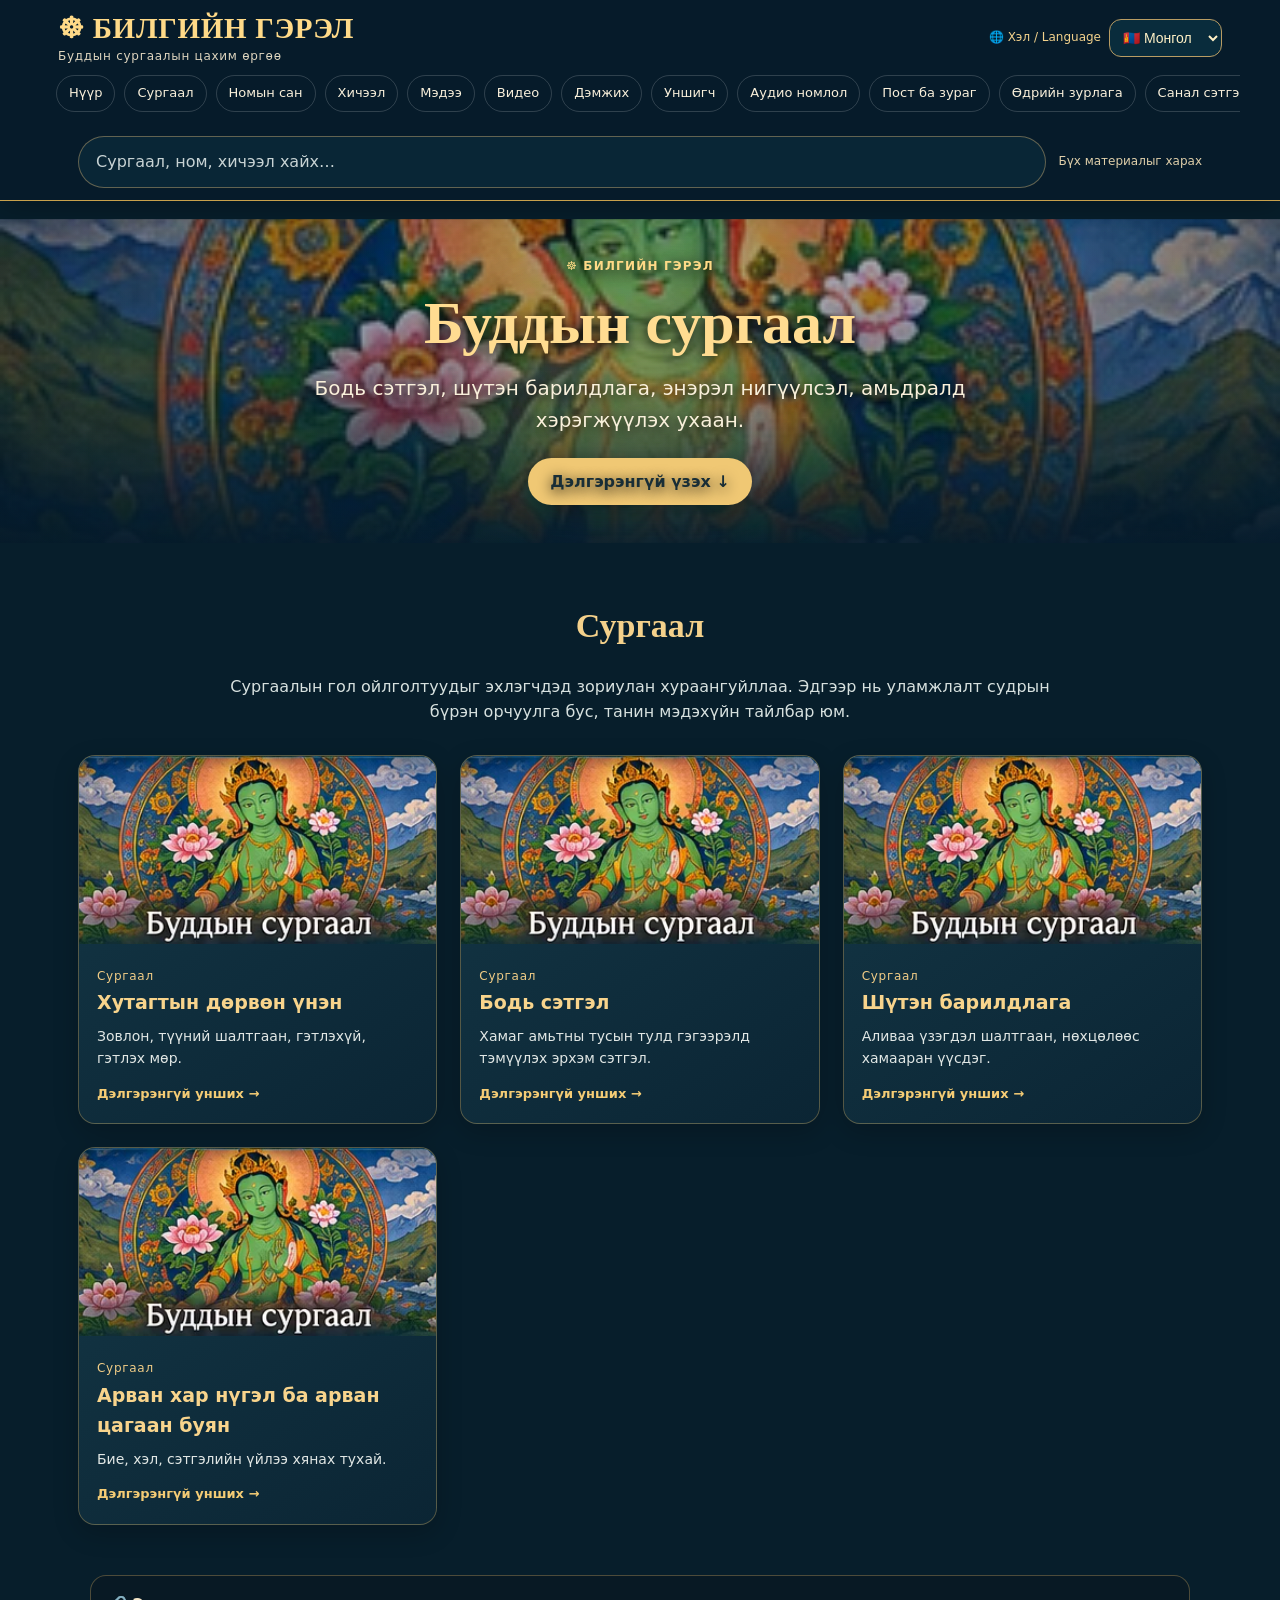
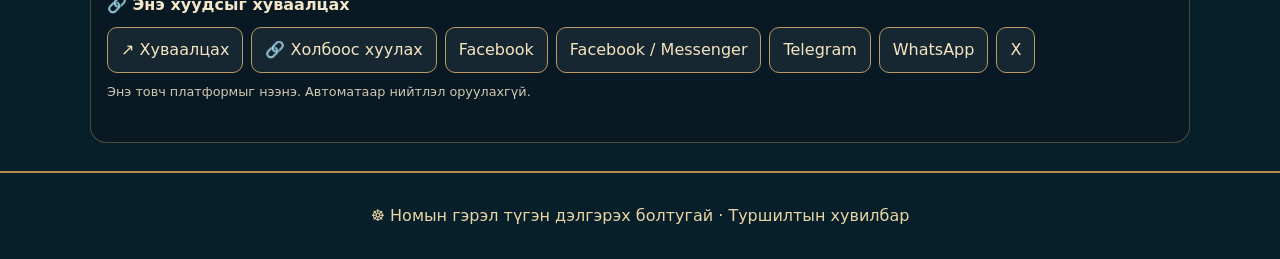
<file: surgaal.html>
<!DOCTYPE html>

<html lang="mn"><head><meta charset="utf-8"/><meta content="width=device-width,initial-scale=1" name="viewport"/><meta content="#071e2b" name="theme-color"/><title>Сургаал — Билгийн Гэрэл</title><style>*{box-sizing:border-box}html{scroll-behavior:smooth}body{margin:0;background:#071e2b;color:#f9f0db;font-family:system-ui,-apple-system,"Segoe UI",Arial,sans-serif;line-height:1.6}a{color:inherit}a:focus-visible{outline:3px solid #f8cb6c;outline-offset:4px}header{position:sticky;top:0;z-index:20;background:#071c2bf2;border-bottom:1px solid #c9a14c;backdrop-filter:blur(12px)}.head{max-width:1200px;margin:auto;display:flex;align-items:center;justify-content:space-between;gap:12px;padding:12px 18px}.brand{text-decoration:none;color:#ffda88;font:bold clamp(20px,3vw,29px) Georgia,serif;line-height:1.15}.brand small{display:block;color:#ded5bf;font:12px system-ui;margin-top:4px}.nav{display:flex;gap:5px;flex-wrap:wrap;justify-content:center;max-width:1200px;margin:auto;padding:0 10px 11px}.nav a{text-decoration:none;border:1px solid #ffffff2a;border-radius:999px;padding:7px 12px;font-size:13px}.nav a:hover,.nav a[aria-current=page]{background:#efc977;color:#142c37;border-color:#efc977}.hero{min-height:clamp(330px,48vw,570px);position:relative;display:grid;place-items:center;text-align:center;isolation:isolate;overflow:hidden;background:#1d4553}.hero:before{content:"";position:absolute;inset:0;z-index:-2;background-image:linear-gradient(180deg,#04152242,#05152280 55%,#061b2bee),var(--hero);background-position:center;background-size:cover;animation:reveal 1.1s ease both,zoom 24s ease-in-out infinite alternate}.hero:after{content:"";position:absolute;inset:0;z-index:-1;background:radial-gradient(ellipse,#061c2a24 0%,#04162270 90%)}.hero-inner{padding:38px 18px;max-width:900px;text-shadow:0 3px 14px #000}.eyebrow{color:#ffda87;font-weight:700;letter-spacing:.1em;font-size:12px}.hero h1{font:bold clamp(30px,6vw,60px) Georgia,serif;color:#ffdc91;line-height:1.16;margin:13px auto}.hero p{font-size:clamp(14px,2vw,20px);max-width:680px;margin:0 auto}.cta{display:inline-block;text-decoration:none;background:#f0c874;color:#182d36;border-radius:30px;padding:11px 22px;font-weight:750;margin-top:22px;box-shadow:0 5px 25px #0005}.container{max-width:1160px;margin:auto;padding:36px 18px 64px}.intro{max-width:820px;margin:0 auto 30px;text-align:center}.intro h2{font:700 clamp(23px,4vw,34px) Georgia,serif;color:#f4d18b}.intro p{color:#d7e1df}.grid{display:grid;grid-template-columns:repeat(3,minmax(0,1fr));gap:18px}.card{display:block;text-decoration:none;background:#102f3d;border:1px solid #ad8c4a78;border-radius:17px;overflow:hidden;box-shadow:0 8px 26px #0003;transition:transform .25s,box-shadow .25s}.card:hover{transform:translateY(-5px);box-shadow:0 14px 30px #0007}.card img{width:100%;aspect-ratio:16/9;object-fit:cover;display:block}.card .content{padding:18px}.card h3{margin:0 0 7px;color:#f8d48c;font-size:19px}.card p{font-size:14px;color:#e1e7e5;margin:0 0 10px}.more{color:#f4cc75;font-weight:700;font-size:13px}.article{max-width:800px;margin:auto;background:#102d3b;border:1px solid #c5a35c69;border-radius:18px;padding:clamp(20px,5vw,45px)}.article h2{color:#f5d18b;font:700 clamp(24px,4vw,36px) Georgia,serif}.article p{white-space:pre-line;font-size:16px;line-height:1.95}.back{display:inline-block;margin-bottom:12px;color:#f4cf80}.notice{border-left:3px solid #e8c77d;padding:14px 18px;background:#1d3a44;color:#e6dfc9;border-radius:6px;margin-top:22px}.foot{background:#061724;border-top:1px solid #947641;padding:28px 16px;text-align:center;color:#d8cbaa;font-size:13px}.foot b{color:#f6d38b}.section-tiles{margin-top:24px}.tag{color:#f0cc86;font-size:12px;letter-spacing:.06em}@keyframes reveal{from{opacity:.35}to{opacity:1}}@keyframes zoom{from{transform:scale(1)}to{transform:scale(1.08)}}@media(max-width:800px){.grid{grid-template-columns:repeat(2,minmax(0,1fr))}.nav{flex-wrap:nowrap;justify-content:flex-start;overflow-x:auto;scrollbar-width:thin;padding-bottom:10px}.nav a{white-space:nowrap;flex:none}.hero{min-height:370px}}@media(max-width:520px){.grid{grid-template-columns:1fr}.head{padding:11px 14px}.hero{min-height:350px}.hero-inner{padding:25px 16px}.container{padding:25px 14px 45px}.card img{aspect-ratio:2/1}}@media(prefers-reduced-motion:reduce){*,*:before,*:after{animation:none!important;transition:none!important;scroll-behavior:auto!important}}

.page-section{scroll-margin-top:116px;border-bottom:2px solid #b68c48;min-height:55vh} .page-section:not(:first-child){padding-top:18px}.page-section:not(:first-child) .hero{min-height:290px} .page-section:target{animation:pageIn .55s ease both}@keyframes pageIn{from{opacity:.45;transform:translateY(15px)}to{opacity:1;transform:translateY(0)}} .nav{overflow-x:auto;flex-wrap:nowrap;justify-content:flex-start;scrollbar-width:thin}.nav a{white-space:nowrap;flex:none} .page-section .container{padding-bottom:32px} @media(prefers-reduced-motion:reduce){*,*:before,*:after{animation:none!important;scroll-behavior:auto!important}}
/* 2026 design refresh */
:root{color-scheme:dark;--gold:#f4d18b;--ink:#071e2b}body{overflow-x:hidden}html{scroll-padding-top:128px}header{box-shadow:0 6px 28px #0004}.head{min-height:68px}.brand{letter-spacing:.025em}.nav{gap:9px;padding:0 16px 12px}.nav a{transition:background .2s,transform .2s}.nav a:active{transform:scale(.96)}.card{background:linear-gradient(145deg,#143746,#0b2534);border-color:#d4af635c}.card img{background:#1b4350}.card .content{min-height:125px}.article{box-shadow:0 20px 70px #0003}.article p{overflow-wrap:anywhere}.hero:after{pointer-events:none}.tool-row{max-width:1160px;margin:0 auto;padding:12px 18px;display:flex;align-items:center;gap:12px;flex-wrap:wrap}.search-input{flex:1;min-width:180px;border:1px solid #bba06d80;border-radius:999px;background:#092636;color:#fff;padding:12px 17px;font:inherit}.search-input::placeholder{color:#c8d3d4}.tool-note{font-size:12px;color:#dfcfaa}.quick-btn{border:1px solid #caa65d;border-radius:999px;background:#163947;color:#f9dda0;padding:9px 14px;cursor:pointer;font:inherit}.lesson-actions{display:flex;gap:8px;flex-wrap:wrap;margin-top:14px}.lesson-btn{border:1px solid #cba763;border-radius:10px;padding:9px 12px;color:#ffe4a7;background:#173c48;cursor:pointer;font:inherit}.lesson-btn[aria-pressed=true]{background:#f1ce86;color:#08202c}.reading-guide{background:#0b2b39;border:1px solid #bda06755;border-radius:16px;padding:20px;margin:22px auto;max-width:800px}.reading-guide h3{color:#f4d18b;margin-top:0}.reading-guide p{margin:9px 0}.search-empty{padding:16px;color:#f2d69b}.mobile-top{display:none}.skip-link{position:absolute;left:-999px;top:0;background:#f4d18b;color:#081d29;padding:10px;z-index:100}.skip-link:focus{left:8px}@media(max-width:640px){.head{min-height:58px}.brand{font-size:20px}.mobile-top{display:flex;align-items:center;gap:9px}.nav{scroll-snap-type:x proximity}.nav a{scroll-snap-align:start;min-height:39px;display:inline-flex;align-items:center}.hero{min-height:320px}.hero h1{font-size:clamp(29px,9vw,42px)}.card .content{padding:16px}.article{border-radius:12px;padding:20px 17px}.tool-row{padding:10px 14px}.page-section{scroll-margin-top:112px}}@media(min-width:1200px){.grid{gap:23px}.card img{aspect-ratio:1.9}}
.card[hidden]{display:none!important}
/* Билгийн Гэрэл · хөдөлгөөнт, дасан зохицох загвар */
.menu-toggle{display:none;align-items:center;gap:9px;background:#173c4b;color:#ffe0a0;border:1px solid #d9b66b;border-radius:12px;padding:10px 14px;font-weight:750;font-size:15px;cursor:pointer}
.menu-toggle svg{width:22px;height:22px;stroke:currentColor;fill:none;stroke-width:2;stroke-linecap:round}
.hero:before{animation:reveal 1.1s ease both,zoom 32s ease-in-out infinite alternate;background-position:center 43%;filter:saturate(1.08) brightness(1.1)}
.hero:after{background:radial-gradient(ellipse at 50% 38%,transparent 0%,#04182742 64%,#041827b3 100%)}
.hero-inner{position:relative;z-index:1;animation:heroRise .8s ease both}
.hero .cta{transition:transform .25s ease,box-shadow .25s ease}
.hero .cta:hover{transform:translateY(-3px);box-shadow:0 10px 28px #0007}
.card{transition:transform .35s ease,box-shadow .35s ease,border-color .35s ease}
.card:hover{transform:translateY(-6px);box-shadow:0 16px 36px #0005}
@keyframes heroRise{from{opacity:0;transform:translateY(16px)}to{opacity:1;transform:translateY(0)}}
@keyframes softGlow{0%,100%{opacity:.25;transform:scale(.96)}50%{opacity:.5;transform:scale(1.06)}}
.hero .hero-inner:before{content:"";position:absolute;inset:3% 14%;z-index:-1;pointer-events:none;background:radial-gradient(ellipse,#f3ca7655,transparent 68%);filter:blur(34px);animation:softGlow 9s ease-in-out infinite}
.reveal-on-scroll{opacity:0;transform:translateY(17px);transition:opacity .65s ease,transform .65s ease}
.reveal-on-scroll.is-visible{opacity:1;transform:none}
@media(max-width:720px){
 .head{padding:12px 16px;min-height:76px}.brand{font-size:clamp(20px,5.2vw,25px)}
 .menu-toggle{display:inline-flex;flex-shrink:0}
 header .nav{display:grid;grid-template-columns:repeat(2,minmax(0,1fr));gap:9px;max-height:0;overflow:hidden;visibility:hidden;opacity:0;padding:0 16px;margin:0;transition:max-height .36s ease,opacity .3s ease,padding .3s ease,visibility .3s}
 header.menu-open .nav{max-height:400px;visibility:visible;opacity:1;padding:10px 16px 16px}
 header .nav a{font-size:15px;text-align:center;padding:12px 8px;background:#103545;border-radius:12px}
 .hero{min-height:clamp(380px,75svh,570px)}
 .hero h1{font-size:clamp(29px,8.4vw,43px);line-height:1.16;max-width:580px}
 .hero-inner{padding:34px 20px 40px}
 .hero p{font-size:clamp(14px,3.8vw,17px);line-height:1.55}
 .hero:before{background-position:center 40%}
 .hero .cta{font-size:16px;padding:11px 20px}
}
@media(max-width:390px){.brand{font-size:19px}.brand small{font-size:10px}.menu-toggle{padding:9px 11px;font-size:14px}}
@media(prefers-reduced-motion:reduce){html{scroll-behavior:auto}.hero:before,.hero-inner,.hero .hero-inner:before{animation:none!important}.reveal-on-scroll{opacity:1;transform:none;transition:none}.card,.hero .cta{transition:none}}

/* International library extension — keeps existing layout and content */
.head{flex-wrap:wrap}.locale-control{display:flex;align-items:center;gap:8px;margin-left:auto}.locale-control label{font-size:12px;color:#f3d28c}.locale-control select{max-width:160px;background:#092c3c;color:#fff1c6;border:1px solid #b89c63;border-radius:12px;padding:9px;font-size:14px}.world-library{max-width:1150px;margin:32px auto 60px;padding:26px;border:1px solid #b08a4b;border-radius:22px;background:linear-gradient(135deg,#0d3442,#071f2c);box-shadow:0 16px 44px #0003}.world-head{text-align:center}.world-head>span{letter-spacing:.17em;color:#c9aa70;font-size:11px}.world-head h2{font-size:clamp(25px,4vw,38px);color:#f2d28b;margin:12px 0}.world-head p{max-width:750px;margin:0 auto 24px;line-height:1.65}.world-filters{display:grid;grid-template-columns:2fr 1fr;gap:12px;margin:20px 0}.world-filters input,.world-filters select{width:100%;min-width:0;background:#082432;color:#f6e9ce;border:1px solid #9b8357;border-radius:12px;padding:14px}.world-grid{display:grid;grid-template-columns:repeat(3,minmax(0,1fr));gap:16px}.world-card{border:1px solid #5b6670;border-radius:17px;background:#103b49;padding:22px;min-width:0;transition:transform .25s ease,border-color .25s ease}.world-card:hover{transform:translateY(-4px);border-color:#e2bd76}.world-symbol{font-size:29px}.world-card h3{color:#f3d28c;margin:12px 0 4px;font-size:20px}.world-card small{color:#b8cbd0}.world-card p{line-height:1.6}.world-status{display:inline-block;color:#d7c7a5;border:1px solid #857554;border-radius:99px;padding:5px 9px;font-size:11px}.world-disclaimer{font-size:13px;color:#c6c8c4;margin:20px 0 0}@media(max-width:740px){.head{gap:10px}.locale-control{order:3;width:100%;justify-content:flex-end}.world-library{padding:16px;margin:24px 12px}.world-grid{grid-template-columns:repeat(2,minmax(0,1fr))}.world-filters{grid-template-columns:1fr}.world-card{padding:15px}.world-card h3{font-size:17px}}@media(max-width:420px){.world-grid{grid-template-columns:1fr}}@media(prefers-reduced-motion:reduce){.world-card{transition:none}.world-card:hover{transform:none}}
</style><style>
/* Нэг удаад нэг үндсэн хуудас */
.page-section{display:none!important}
.page-section.active-page{display:block!important;animation:pageEnter .35s ease both}
@keyframes pageEnter{from{opacity:.5;transform:translateY(10px)}to{opacity:1;transform:none}}
.nav a[aria-current="page"]{color:#ffe0a0;border-color:#d7ac66}
@media(prefers-reduced-motion:reduce){.page-section.active-page{animation:none}}
</style><meta content="Билгийн Гэрэл — Буддын сургаал, хичээл, олон улсын номын сан, мэдээ, видео номлолын цахим өргөө." name="description"/><meta content="website" property="og:type"/><meta content="Билгийн Гэрэл" property="og:site_name"/><meta content="Билгийн Гэрэл — Буддын сургаалын цахим өргөө" property="og:title"/><meta content="Буддын сургаал, номын сан, хичээл, мэдээ, видео номлолыг нэг дороос." property="og:description"/><meta content="https://bilgiin-gerel.vercel.app/surgaal.html" property="og:url"/><meta content="summary" name="twitter:card"/><meta content="Буддын сургаал, номын сан, хичээл, мэдээ, видео номлолыг нэг дороос." name="twitter:description"/><meta content="mn_MN" property="og:locale"/><meta content="Билгийн Гэрэл" name="twitter:title"/><link href="https://bilgiin-gerel.vercel.app/surgaal.html" rel="canonical"/><style>
.bg-share{margin:18px auto 28px;max-width:1100px;padding:16px;border:1px solid rgba(203,169,98,.35);border-radius:16px;background:rgba(10,25,35,.75);color:#f4e6c8}
.bg-share-title{font-size:1rem;font-weight:700;margin-bottom:10px}.bg-share-links{display:flex;flex-wrap:wrap;gap:8px}
.bg-share button,.bg-share a{display:inline-flex;align-items:center;justify-content:center;gap:5px;min-height:42px;padding:9px 13px;border:1px solid #b99b63;border-radius:10px;background:rgba(255,255,255,.06);color:#f5e5c2;text-decoration:none;font:inherit;cursor:pointer}
.bg-share button:focus-visible,.bg-share a:focus-visible{outline:3px solid #fff;outline-offset:2px}
.bg-share-note{font-size:.8rem;opacity:.85;margin-top:9px}.bg-share-feedback{font-size:.85rem;min-height:1.4em;margin-top:5px}
</style><style>
.skip-to-content{position:absolute;left:12px;top:-90px;z-index:999;background:#f3ce79;color:#132938;padding:12px 18px;border-radius:8px}
.skip-to-content:focus{top:10px}
button:focus-visible,select:focus-visible,input:focus-visible{outline:3px solid #f5d077;outline-offset:3px}
@media(prefers-reduced-motion:reduce){*,*::before,*::after{scroll-behavior:auto!important;animation-duration:.01ms!important;transition-duration:.01ms!important}}
</style><link href="/favicon.svg" rel="icon" type="image/svg+xml"/><link href="/site.webmanifest" rel="manifest"/><style>
/* Нүүр хуудасны бүтэн дүр: зургийг огт тайрахгүй */
#nuur .hero-home-full{display:grid;grid-template-columns:minmax(0,1fr) minmax(360px,1fr);align-items:center;min-height:520px;gap:clamp(12px,3vw,44px);padding:clamp(22px,4vw,56px) max(20px,calc((100vw - 1200px)/2));overflow:hidden;background:linear-gradient(135deg,#092535,#103b46 65%,#092432);isolation:isolate}
#nuur .hero-home-full::before{content:"";position:relative;inset:auto;z-index:auto;display:block;width:100%;height:min(66vw,510px);min-height:360px;background-image:var(--hero);background-repeat:no-repeat;background-size:contain;background-position:center;animation:homeImageEnter .7s ease-out both;grid-column:2;grid-row:1}
#nuur .hero-home-full::after{display:none}
#nuur .hero-home-full .hero-inner{grid-column:1;grid-row:1;text-align:left;padding:24px 0;max-width:620px;text-shadow:none}
#nuur .hero-home-full h1{font-size:clamp(31px,3.5vw,54px);line-height:1.2;margin:16px 0;color:#f9d992}
#nuur .hero-home-full p{margin:0;max-width:570px;color:#e8e8dc;line-height:1.8}
#nuur .hero-home-full .cta{margin-top:25px}
@keyframes homeImageEnter{from{opacity:.3;transform:translateY(12px)}to{opacity:1;transform:none}}
@media(max-width:800px){
 #nuur .hero-home-full{grid-template-columns:minmax(0,1fr);gap:4px;min-height:0;padding:24px 18px 38px}
 #nuur .hero-home-full::before{grid-column:1;grid-row:1;width:100%;height:auto;min-height:0;aspect-ratio:450/330;background-size:contain}
 #nuur .hero-home-full .hero-inner{grid-column:1;grid-row:2;text-align:center;padding:14px 0 0;max-width:100%}
 #nuur .hero-home-full h1{font-size:clamp(28px,6.2vw,42px);margin:12px auto}
 #nuur .hero-home-full p{margin:auto}
}
@media(prefers-reduced-motion:reduce){#nuur .hero-home-full::before{animation:none}}
</style><link rel="stylesheet" href="site-enhancements.css"></head><body><a class="skip-to-content" href="#main-content">Үндсэн агуулга руу шилжих</a><header><div class="head"><a class="brand" href="#nuur">☸ БИЛГИЙН ГЭРЭЛ<small>Буддын сургаалын цахим өргөө</small></a><button aria-controls="main-nav" aria-expanded="false" class="menu-toggle" id="mobile-menu-toggle" type="button"><svg aria-hidden="true" viewbox="0 0 24 24"><path d="M4 6h16M4 12h16M4 18h16"></path></svg><span>Цэс</span></button><div class="locale-control"><label for="site-language">🌐 <span id="lang-label">Хэл / Language</span></label><select aria-label="Сайтын хэл сонгох" id="site-language"><option value="mn">🇲🇳 Монгол</option><option value="en">🇬🇧 English</option><option value="bo">🏔️ བོད་སྐད།</option><option value="zh">🇨🇳 中文</option><option value="ja">🇯🇵 日本語</option><option value="ko">🇰🇷 한국어</option><option value="ru">🇷🇺 Русский</option></select></div></div><nav aria-label="Үндсэн цэс" class="nav" id="main-nav"><a href="#nuur">Нүүр</a><a href="#surgaal">Сургаал</a><a href="#nom">Номын сан</a><a href="#hicheel">Хичээл</a><a href="#medee">Мэдээ</a><a href="#video">Видео</a><a href="#demjih">Дэмжих</a></nav><div class="tool-row" role="search"><input aria-label="Сайтын материал хайх" class="search-input" id="site-search" placeholder="Сургаал, ном, хичээл хайх…" type="search"/><span aria-live="polite" class="tool-note" id="search-status">Бүх материалыг харах</span></div></header><main id="main-content" tabindex="-1"><section class="page-section" id="nuur"><section class="hero hero-home-full" style="--hero:url(79958f220a.webp)"><div class="hero-inner"><div class="eyebrow">☸ БИЛГИЙН ГЭРЭЛ</div><h1>Номын гэрэл түгэн дэлгэрэх болтугай</h1><p>Монголын Буддын шашны сургаал, ном судар, хичээл, айлдварын цахим өргөө.</p><a class="cta" href="#nuur-aguulga">Дэлгэрэнгүй үзэх ↓</a></div></section><section class="container" id="nuur-aguulga"><div class="intro"><h2>Нүүр</h2><p>Билгийн Гэрэл цахим өргөөд тавтай морил. Энд Буддын сургаалын суурь ойлголтыг энгийн тайлбартай уншиж, анхан шатны хичээлүүдтэй танилцаж болно.</p></div><div class="grid section-tiles"><a class="card" href="#surgaal"><img alt="Сургаал хэсгийн дүрслэл" decoding="async" loading="lazy" src="531368ead0.webp"/><div class="content"><h3>Сургаал</h3><p>Бодь сэтгэл, шүтэн барилдлага, энэрэл нигүүлсэл, амьдралд хэрэгжүүлэх ухаан.</p><span class="more">Нээж үзэх →</span></div></a><a class="card" href="#nom"><img alt="Номын сан хэсгийн дүрслэл" decoding="async" loading="lazy" src="d9f9c46c89.webp"/><div class="content"><h3>Номын сан</h3><p>Судар, ном, тайлбар, товхимлыг сэдвээр нь ангилан уншаарай.</p><span class="more">Нээж үзэх →</span></div></a><a class="card" href="#hicheel"><img alt="Хичээл хэсгийн дүрслэл" decoding="async" loading="lazy" src="152317cc2b.webp"/><div class="content"><h3>Хичээл</h3><p>Анхан шатнаас эхлэн ойлголтоо алхам алхмаар гүнзгийрүүлэх сургалт.</p><span class="more">Нээж үзэх →</span></div></a><a class="card" href="#medee"><img alt="Мэдээ хэсгийн дүрслэл" decoding="async" loading="lazy" src="92716e11ae.webp"/><div class="content"><h3>Мэдээ</h3><p>Цахим сангийн хөгжүүлэлт, номын танилцуулга, зар мэдээ.</p><span class="more">Нээж үзэх →</span></div></a><a class="card" href="#video"><img alt="Видео хэсгийн дүрслэл" decoding="async" loading="lazy" src="8efbda7714.webp"/><div class="content"><h3>Видео</h3><p>Бясалгалын заавар, сургаалын тайлбар, айлдварын бичлэгийн сан.</p><span class="more">Нээж үзэх →</span></div></a><a class="card" href="#demjih"><img alt="Дэмжих хэсгийн дүрслэл" decoding="async" loading="lazy" src="f03031e0bd.webp"/><div class="content"><h3>Дэмжих</h3><p>Билгийн Гэрэл цахим сангийн хөгжүүлэлтийн зорилго, дэмжлэгийн боломж.</p><span class="more">Нээж үзэх →</span></div></a></div></section><div class="bg-share" data-share-section="nuur"><div class="bg-share-title">🔗 Энэ хуудсыг хуваалцах</div><div class="bg-share-links"><button data-share="native" type="button">↗ Хуваалцах</button><button data-share="copy" type="button">🔗 Холбоос хуулах</button><button data-share="facebook" type="button">Facebook</button><button data-share="messenger" title="Facebook-ийн хуваалцах цонх нээнэ; Messenger-ийг тэндээс сонгож болно" type="button">Facebook / Messenger</button><button data-share="telegram" type="button">Telegram</button><button data-share="whatsapp" type="button">WhatsApp</button><button data-share="x" type="button">X</button></div><div class="bg-share-note">Хуваалцах товч нь сонгосон платформыг нээнэ. Автоматаар нийтлэл оруулахгүй.</div><div aria-live="polite" class="bg-share-feedback" role="status"></div></div></section><section class="page-section" id="surgaal"><section class="hero" style="--hero:url(531368ead0.webp)"><div class="hero-inner"><div class="eyebrow">☸ БИЛГИЙН ГЭРЭЛ</div><h1>Буддын сургаал</h1><p>Бодь сэтгэл, шүтэн барилдлага, энэрэл нигүүлсэл, амьдралд хэрэгжүүлэх ухаан.</p><a class="cta" href="#surgaal-aguulga">Дэлгэрэнгүй үзэх ↓</a></div></section><section class="container" id="surgaal-aguulga"><div class="intro"><h2>Сургаал</h2><p>Сургаалын гол ойлголтуудыг эхлэгчдэд зориулан хураангуйллаа. Эдгээр нь уламжлалт судрын бүрэн орчуулга бус, танин мэдэхүйн тайлбар юм.</p></div><div class="grid section-tiles"><a class="card" href="#unshih-1"><img alt="Хутагтын дөрвөн үнэн сэдвийн дүрслэл" decoding="async" loading="lazy" src="531368ead0.webp"/><div class="content"><span class="tag">Сургаал</span><h3>Хутагтын дөрвөн үнэн</h3><p>Зовлон, түүний шалтгаан, гэтлэхүй, гэтлэх мөр.</p><span class="more">Дэлгэрэнгүй унших →</span></div></a><a class="card" href="#unshih-2"><img alt="Бодь сэтгэл сэдвийн дүрслэл" decoding="async" loading="lazy" src="531368ead0.webp"/><div class="content"><span class="tag">Сургаал</span><h3>Бодь сэтгэл</h3><p>Хамаг амьтны тусын тулд гэгээрэлд тэмүүлэх эрхэм сэтгэл.</p><span class="more">Дэлгэрэнгүй унших →</span></div></a><a class="card" href="#unshih-3"><img alt="Шүтэн барилдлага сэдвийн дүрслэл" decoding="async" loading="lazy" src="531368ead0.webp"/><div class="content"><span class="tag">Сургаал</span><h3>Шүтэн барилдлага</h3><p>Аливаа үзэгдэл шалтгаан, нөхцөлөөс хамааран үүсдэг.</p><span class="more">Дэлгэрэнгүй унших →</span></div></a><a class="card" href="#unshih-4"><img alt="Арван хар нүгэл ба арван цагаан буян сэдвийн дүрслэл" decoding="async" loading="lazy" src="531368ead0.webp"/><div class="content"><span class="tag">Сургаал</span><h3>Арван хар нүгэл ба арван цагаан буян</h3><p>Бие, хэл, сэтгэлийн үйлээ хянах тухай.</p><span class="more">Дэлгэрэнгүй унших →</span></div></a></div></section><div class="bg-share" data-share-section="surgaal"><div class="bg-share-title">🔗 Энэ хуудсыг хуваалцах</div><div class="bg-share-links"><button data-share="native" type="button">↗ Хуваалцах</button><button data-share="copy" type="button">🔗 Холбоос хуулах</button><button data-share="facebook" type="button">Facebook</button><button data-share="messenger" title="Facebook-ийн хуваалцах цонх нээнэ; Messenger-ийг тэндээс сонгож болно" type="button">Facebook / Messenger</button><button data-share="telegram" type="button">Telegram</button><button data-share="whatsapp" type="button">WhatsApp</button><button data-share="x" type="button">X</button></div><div class="bg-share-note">Хуваалцах товч нь сонгосон платформыг нээнэ. Автоматаар нийтлэл оруулахгүй.</div><div aria-live="polite" class="bg-share-feedback" role="status"></div></div></section><section class="page-section" id="nom"><section class="hero" style="--hero:url(d9f9c46c89.webp)"><div class="hero-inner"><div class="eyebrow">☸ БИЛГИЙН ГЭРЭЛ</div><h1>Цахим номын сан</h1><p>Судар, ном, тайлбар, товхимлыг сэдвээр нь ангилан уншаарай.</p><a class="cta" href="#nom-aguulga">Дэлгэрэнгүй үзэх ↓</a></div></section><section class="container" id="nom-aguulga"><div class="intro"><h2>Номын сан</h2><p>Номын сангийн туршилтын хэсэгт зохиогчийн эрхийн асуудалгүй, шинээр бичсэн товч тайлбаруудыг байршуулсан. Баталгаажуулсан эх судруудыг цаашид нэмж болно.</p></div><div class="grid section-tiles"><a class="card" href="#unshih-5"><img alt="Гурван эрдэнийн тухай товч уншлага сэдвийн дүрслэл" decoding="async" loading="lazy" src="d9f9c46c89.webp"/><div class="content"><span class="tag">Номын сан</span><h3>Гурван эрдэнийн тухай товч уншлага</h3><p>Бурхан, Ном, Хувраг гурвын утга.</p><span class="more">Дэлгэрэнгүй унших →</span></div></a><a class="card" href="#unshih-6"><img alt="Өдөр тутмын бясалгалын товхимол сэдвийн дүрслэл" decoding="async" loading="lazy" src="d9f9c46c89.webp"/><div class="content"><span class="tag">Номын сан</span><h3>Өдөр тутмын бясалгалын товхимол</h3><p>Анхаарал, амьсгал, эргэцүүллийн энгийн дадал.</p><span class="more">Дэлгэрэнгүй унших →</span></div></a><a class="card" href="#unshih-7"><img alt="Шантидэвагийн сургаалтай танилцах нь сэдвийн дүрслэл" decoding="async" loading="lazy" src="d9f9c46c89.webp"/><div class="content"><span class="tag">Номын сан</span><h3>Шантидэвагийн сургаалтай танилцах нь</h3><p>«Бодьсадвын явдалд орохуй» бүтээлийн сэдэвчилсэн танилцуулга.</p><span class="more">Дэлгэрэнгүй унших →</span></div></a></div><section class="world-library" id="world-library"><div class="world-head"><span>☸ INTERNATIONAL LIBRARY</span><h2 id="world-title">Олон улсын номын сан</h2><p id="world-note">Энэ хэсэгт дэлхийн олон орны эх судар, тайлбар, орчуулгыг эх сурвалж болон зохиогчийн эрхийг нягталсны дараа нэмнэ.</p></div><div class="world-filters"><input aria-label="Номын сангийн хайлт" id="world-search" placeholder="Номын нэр, хэл, сэдвээр хайх" type="search"/><select aria-label="Номын сангийн төрөл" id="world-filter"><option value="all">Бүх сан</option><option value="mn">Монгол номын сан</option><option value="bo">Төвөд номын сан</option><option value="pi">Пали судрын сан</option><option value="sa">Санскрит судрын сан</option><option value="zh">Хятад судрын сан</option><option value="other">Дэлхийн бусад орны сан</option></select></div><div class="world-grid"><article class="world-card" data-coll="mn" data-search="Монгол номын сан Mongolian texts Монгол хэл дээрх сургаал, тайлбар, ном судар"><span class="world-symbol">☸</span><h3>Монгол номын сан</h3><small>Mongolian texts</small><p>Монгол хэл дээрх сургаал, тайлбар, ном судар</p><span class="world-status">Материал нэмэхээр төлөвлөсөн</span></article><article class="world-card" data-coll="bo" data-search="Төвөд номын сан Tibetan texts Канжуур, Данжуур, төвөд хэлний тайлбар зохиол"><span class="world-symbol">📜</span><h3>Төвөд номын сан</h3><small>Tibetan texts</small><p>Канжуур, Данжуур, төвөд хэлний тайлбар зохиол</p><span class="world-status">Материал нэмэхээр төлөвлөсөн</span></article><article class="world-card" data-coll="pi" data-search="Пали судрын сан Pali Canon Типитака, Никая болон тайлбарууд"><span class="world-symbol">🍃</span><h3>Пали судрын сан</h3><small>Pali Canon</small><p>Типитака, Никая болон тайлбарууд</p><span class="world-status">Материал нэмэхээр төлөвлөсөн</span></article><article class="world-card" data-coll="sa" data-search="Санскрит судрын сан Sanskrit texts Их хөлгөний судар, шастирын эх сурвалж"><span class="world-symbol">🪷</span><h3>Санскрит судрын сан</h3><small>Sanskrit texts</small><p>Их хөлгөний судар, шастирын эх сурвалж</p><span class="world-status">Материал нэмэхээр төлөвлөсөн</span></article><article class="world-card" data-coll="zh" data-search="Хятад судрын сан Chinese texts Хятад хэлний Буддын судар, тайлбар"><span class="world-symbol">📖</span><h3>Хятад судрын сан</h3><small>Chinese texts</small><p>Хятад хэлний Буддын судар, тайлбар</p><span class="world-status">Материал нэмэхээр төлөвлөсөн</span></article><article class="world-card" data-coll="other" data-search="Дэлхийн бусад орны сан World collections Англи, Япон, Солонгос, Орос болон бусад хэл"><span class="world-symbol">🌏</span><h3>Дэлхийн бусад орны сан</h3><small>World collections</small><p>Англи, Япон, Солонгос, Орос болон бусад хэл</p><span class="world-status">Материал нэмэхээр төлөвлөсөн</span></article></div><p hidden="" id="world-empty">Илэрц олдсонгүй.</p><p class="world-disclaimer" id="world-disclaimer">Одоогоор эдгээр нь номын сангийн ангилал юм. Бодит судар, PDF болон орчуулгыг эх сурвалж, зөвшөөрлийг баталгаажуулсны дараа байршуулна.</p></section></section><div class="bg-share" data-share-section="nom"><div class="bg-share-title">🔗 Энэ хуудсыг хуваалцах</div><div class="bg-share-links"><button data-share="native" type="button">↗ Хуваалцах</button><button data-share="copy" type="button">🔗 Холбоос хуулах</button><button data-share="facebook" type="button">Facebook</button><button data-share="messenger" title="Facebook-ийн хуваалцах цонх нээнэ; Messenger-ийг тэндээс сонгож болно" type="button">Facebook / Messenger</button><button data-share="telegram" type="button">Telegram</button><button data-share="whatsapp" type="button">WhatsApp</button><button data-share="x" type="button">X</button></div><div class="bg-share-note">Хуваалцах товч нь сонгосон платформыг нээнэ. Автоматаар нийтлэл оруулахгүй.</div><div aria-live="polite" class="bg-share-feedback" role="status"></div></div></section><section class="page-section" id="hicheel"><section class="hero" style="--hero:url(152317cc2b.webp)"><div class="hero-inner"><div class="eyebrow">☸ БИЛГИЙН ГЭРЭЛ</div><h1>Цахим хичээл</h1><p>Анхан шатнаас эхлэн ойлголтоо алхам алхмаар гүнзгийрүүлэх сургалт.</p><a class="cta" href="#hicheel-aguulga">Дэлгэрэнгүй үзэх ↓</a></div></section><section class="container" id="hicheel-aguulga"><div class="intro"><h2>Хичээл</h2><p>Хичээл бүр зорилго, товч тайлбар, өөрийгөө шалгах асуулттай. Дуусгасан хичээлийг энэ төхөөрөмж дээр түр тэмдэглэж болно.</p></div><div class="grid section-tiles"><a class="card" href="#unshih-8"><img alt="Хичээл 1 — Гурван эрдэнэ сэдвийн дүрслэл" decoding="async" loading="lazy" src="152317cc2b.webp"/><div class="content"><span class="tag">Хичээл</span><h3>Хичээл 1 — Гурван эрдэнэ</h3><p>Анхан шат • 10 минут</p><span class="more">Дэлгэрэнгүй унших →</span></div></a><a class="card" href="#unshih-9"><img alt="Хичээл 2 — Үйл ба үр сэдвийн дүрслэл" decoding="async" loading="lazy" src="152317cc2b.webp"/><div class="content"><span class="tag">Хичээл</span><h3>Хичээл 2 — Үйл ба үр</h3><p>Анхан шат • 12 минут</p><span class="more">Дэлгэрэнгүй унших →</span></div></a><a class="card" href="#unshih-10"><img alt="Хичээл 3 — Энэрэл нигүүлсэл сэдвийн дүрслэл" decoding="async" loading="lazy" src="152317cc2b.webp"/><div class="content"><span class="tag">Хичээл</span><h3>Хичээл 3 — Энэрэл нигүүлсэл</h3><p>Анхан шат • 15 минут</p><span class="more">Дэлгэрэнгүй унших →</span></div></a><a class="card" href="#unshih-11"><img alt="Хичээл 4 — Шүтэн барилдлага сэдвийн дүрслэл" decoding="async" loading="lazy" src="152317cc2b.webp"/><div class="content"><span class="tag">Хичээл</span><h3>Хичээл 4 — Шүтэн барилдлага</h3><p>Дунд шатны эхлэл • 18 минут</p><span class="more">Дэлгэрэнгүй унших →</span></div></a></div></section><div class="bg-share" data-share-section="hicheel"><div class="bg-share-title">🔗 Энэ хуудсыг хуваалцах</div><div class="bg-share-links"><button data-share="native" type="button">↗ Хуваалцах</button><button data-share="copy" type="button">🔗 Холбоос хуулах</button><button data-share="facebook" type="button">Facebook</button><button data-share="messenger" title="Facebook-ийн хуваалцах цонх нээнэ; Messenger-ийг тэндээс сонгож болно" type="button">Facebook / Messenger</button><button data-share="telegram" type="button">Telegram</button><button data-share="whatsapp" type="button">WhatsApp</button><button data-share="x" type="button">X</button></div><div class="bg-share-note">Хуваалцах товч нь сонгосон платформыг нээнэ. Автоматаар нийтлэл оруулахгүй.</div><div aria-live="polite" class="bg-share-feedback" role="status"></div></div></section><section class="page-section" id="medee"><section class="hero" style="--hero:url(92716e11ae.webp)"><div class="hero-inner"><div class="eyebrow">☸ БИЛГИЙН ГЭРЭЛ</div><h1>Мэдээ, мэдээлэл</h1><p>Цахим сангийн хөгжүүлэлт, номын танилцуулга, зар мэдээ.</p><a class="cta" href="#medee-aguulga">Дэлгэрэнгүй үзэх ↓</a></div></section><section class="container" id="medee-aguulga"><div class="intro"><h2>Мэдээ</h2><p>Энэ хэсгийн нийтлэлүүд нь сайтын жишиг агуулга бөгөөд бодит хийд, байгууллагын албан ёсны мэдээ биш.</p></div><div class="grid section-tiles"><a class="card" href="#unshih-12"><img alt="Цахим номын өргөөний туршилтын хувилбар сэдвийн дүрслэл" decoding="async" loading="lazy" src="92716e11ae.webp"/><div class="content"><span class="tag">Мэдээ</span><h3>Цахим номын өргөөний туршилтын хувилбар</h3><p>Сайтын хөгжүүлэлтийн тэмдэглэл</p><span class="more">Дэлгэрэнгүй унших →</span></div></a><a class="card" href="#unshih-13"><img alt="Номын сангийн агуулгыг баяжуулах төлөвлөгөө сэдвийн дүрслэл" decoding="async" loading="lazy" src="92716e11ae.webp"/><div class="content"><span class="tag">Мэдээ</span><h3>Номын сангийн агуулгыг баяжуулах төлөвлөгөө</h3><p>Цаашдын ажлын танилцуулга</p><span class="more">Дэлгэрэнгүй унших →</span></div></a></div></section><div class="bg-share" data-share-section="medee"><div class="bg-share-title">🔗 Энэ хуудсыг хуваалцах</div><div class="bg-share-links"><button data-share="native" type="button">↗ Хуваалцах</button><button data-share="copy" type="button">🔗 Холбоос хуулах</button><button data-share="facebook" type="button">Facebook</button><button data-share="messenger" title="Facebook-ийн хуваалцах цонх нээнэ; Messenger-ийг тэндээс сонгож болно" type="button">Facebook / Messenger</button><button data-share="telegram" type="button">Telegram</button><button data-share="whatsapp" type="button">WhatsApp</button><button data-share="x" type="button">X</button></div><div class="bg-share-note">Хуваалцах товч нь сонгосон платформыг нээнэ. Автоматаар нийтлэл оруулахгүй.</div><div aria-live="polite" class="bg-share-feedback" role="status"></div></div></section><section class="page-section" id="video"><section class="hero" style="--hero:url(8efbda7714.webp)"><div class="hero-inner"><div class="eyebrow">☸ БИЛГИЙН ГЭРЭЛ</div><h1>Видео, аудио сан</h1><p>Бясалгалын заавар, сургаалын тайлбар, айлдварын бичлэгийн сан.</p><a class="cta" href="#video-aguulga">Дэлгэрэнгүй үзэх ↓</a></div></section><section class="container" id="video-aguulga"><div class="intro"><h2>Видео</h2><p>Одоогоор бодит видео файл холбогдоогүй. Доорх картуудад цаашид хийх бичлэгүүдийн агуулга, хугацаа, зохиолын төлөвлөгөөг харууллаа.</p></div><div class="grid section-tiles"><a class="card" href="#unshih-14"><img alt="5 минутын анхаарал төвлөрүүлэх дадал сэдвийн дүрслэл" decoding="async" loading="lazy" src="8efbda7714.webp"/><div class="content"><span class="tag">Видео</span><h3>5 минутын анхаарал төвлөрүүлэх дадал</h3><p>Видео зохиол • 5 минут</p><span class="more">Дэлгэрэнгүй унших →</span></div></a><a class="card" href="#unshih-15"><img alt="Бодь сэтгэлийн тухай богино тайлбар сэдвийн дүрслэл" decoding="async" loading="lazy" src="8efbda7714.webp"/><div class="content"><span class="tag">Видео</span><h3>Бодь сэтгэлийн тухай богино тайлбар</h3><p>Reels зохиол • 45 секунд</p><span class="more">Дэлгэрэнгүй унших →</span></div></a></div></section><div class="bg-share" data-share-section="video"><div class="bg-share-title">🔗 Энэ хуудсыг хуваалцах</div><div class="bg-share-links"><button data-share="native" type="button">↗ Хуваалцах</button><button data-share="copy" type="button">🔗 Холбоос хуулах</button><button data-share="facebook" type="button">Facebook</button><button data-share="messenger" title="Facebook-ийн хуваалцах цонх нээнэ; Messenger-ийг тэндээс сонгож болно" type="button">Facebook / Messenger</button><button data-share="telegram" type="button">Telegram</button><button data-share="whatsapp" type="button">WhatsApp</button><button data-share="x" type="button">X</button></div><div class="bg-share-note">Хуваалцах товч нь сонгосон платформыг нээнэ. Автоматаар нийтлэл оруулахгүй.</div><div aria-live="polite" class="bg-share-feedback" role="status"></div></div></section><section class="page-section" id="demjih"><section class="hero" style="--hero:url(f03031e0bd.webp)"><div class="hero-inner"><div class="eyebrow">☸ БИЛГИЙН ГЭРЭЛ</div><h1>Номын үйлсийг дэмжих</h1><p>Билгийн Гэрэл цахим сангийн хөгжүүлэлтийн зорилго, дэмжлэгийн боломж.</p><a class="cta" href="#demjih-aguulga">Дэлгэрэнгүй үзэх ↓</a></div></section><section class="container" id="demjih-aguulga"><div class="intro"><h2>Дэмжих</h2><p>Номын санг баяжуулах, хичээл бэлтгэх, аудио, видео бүтээх ажилд дэмжлэг хэрэгтэй. Энэ туршилтын хувилбарт төлбөр, хандивын систем холбогдоогүй.</p></div><div class="article"><h2>Дэмжлэгийн боломж</h2><p>Билгийн Гэрэл цахим санг олон нийтэд нээлттэй, эх сурвалжтай, хүртээмжтэй болгохоор хөгжүүлж байна. Цаашид ном судар, цахим сургалт, видео айлдвар болон уншлагын санг баяжуулах зорилготой.</p><div class="notice">Одоогоор хандив, төлбөрийн систем холбогдоогүй. Энэ хуудсаар төлбөр шилжүүлэх боломжгүй.</div></div></section><div class="bg-share" data-share-section="demjih"><div class="bg-share-title">🔗 Энэ хуудсыг хуваалцах</div><div class="bg-share-links"><button data-share="native" type="button">↗ Хуваалцах</button><button data-share="copy" type="button">🔗 Холбоос хуулах</button><button data-share="facebook" type="button">Facebook</button><button data-share="messenger" title="Facebook-ийн хуваалцах цонх нээнэ; Messenger-ийг тэндээс сонгож болно" type="button">Facebook / Messenger</button><button data-share="telegram" type="button">Telegram</button><button data-share="whatsapp" type="button">WhatsApp</button><button data-share="x" type="button">X</button></div><div class="bg-share-note">Хуваалцах товч нь сонгосон платформыг нээнэ. Автоматаар нийтлэл оруулахгүй.</div><div aria-live="polite" class="bg-share-feedback" role="status"></div></div></section><section class="page-section" id="unshih-1" data-teacher="Бурхан багш"><section class="hero" style="--hero:url(531368ead0.webp)"><div class="hero-inner"><div class="eyebrow">Сургаал</div><h1>Хутагтын дөрвөн үнэн</h1><p>Зовлон, түүний шалтгаан, гэтлэхүй, гэтлэх мөр.</p></div></section><section class="container"><article class="article"><a class="back" href="#surgaal">← Сургаал хэсэгт буцах</a><h2>Хутагтын дөрвөн үнэн</h2><p>Зовлонгийн үнэн: нөхцөлдсөн амьдралд ханамжгүй байдал, өөрчлөлт, зовлон оршино.

Зовлонгийн шалтгааны үнэн: хүсэл шунал, зууралдал болон мунхагийн нөлөөгөөр зовлон үүснэ.

Зовлонгоос гэтлэхүйн үнэн: зовлонгийн шалтгаан арилах боломжтой.

Гэтлэх мөрийн үнэн: хутагтын найман гишүүнт мөрийг даган хэрэгжүүлнэ.

Эргэцүүлэх нь: Миний өнөөдрийн бухимдал ямар нөхцөлөөс үүсэв?</p><div class="notice">Энэ нь танин мэдэхүйн зориулалттай товч тайлбар бөгөөд эх судрын бүрэн орчуулга биш.</div><div class="reading-guide"><h3>Өдөр тутам хэрэгжүүлэх нь</h3><p>Зовлонг танихдаа зөвхөн биеийн өвдөлтийг бус, өөрчлөгдөх зүйлээс байнгын ханамж эрэх сэтгэлийг ажиглана. Шалтгааныг нь ойлгох нь буруутан хайхаас илүү тустай. Найман гишүүнт мөр нь зөв үзэл, зөв бодол, зөв үг, зөв үйл, зөв амьжиргаа, зөв хичээл зүтгэл, зөв дурдал, зөв төвлөрлөөс бүрдэнэ.</p><p>Эх сурвалжийн чиглэл: Дхаммачаккаппаваттана сутта (SN 56.11). Энд эх сурвалжийг үгчлэн орчуулаагүй.</p></div></article></section></section><section class="page-section" id="unshih-2"><section class="hero" style="--hero:url(531368ead0.webp)"><div class="hero-inner"><div class="eyebrow">Сургаал</div><h1>Бодь сэтгэл</h1><p>Хамаг амьтны тусын тулд гэгээрэлд тэмүүлэх эрхэм сэтгэл.</p></div></section><section class="container"><article class="article"><a class="back" href="#surgaal">← Сургаал хэсэгт буцах</a><h2>Бодь сэтгэл</h2><p>Бодь сэтгэл гэдэг нь зөвхөн өөрийн амар амгаланг бус, хамаг амьтны тусын тулд төгс гэгээрэлд хүрэхийг зорьсон сэтгэл юм.

Өдөр тутмын дадал: «Өнөөдөр миний үг, үйл бусдад тустай байх болтугай» гэж өглөө бүр санаарай.

Энэрэл нигүүлсэл нь бодь сэтгэлийг хөгжүүлэх чухал үндэс болдог.</p><div class="notice">Энэ нь танин мэдэхүйн зориулалттай товч тайлбар бөгөөд эх судрын бүрэн орчуулга биш.</div><div class="reading-guide"><h3>Бодь сэтгэлийн хоёр тал</h3><p>Хүсэмжит бодь сэтгэл нь хамаг амьтны тусын тулд гэгээрэхийг чин сэтгэлээсээ зорих явдал. Үйл хэрэгт орсон бодь сэтгэл нь тэрхүү зорилгоо өглөг, ёс суртахуун, тэвчээр, хичээл зүтгэл, бясалгал, билгүүн ухааны дадлаар хэрэгжүүлэхийг хэлнэ.</p><p>Унших чиглэл: Шантидэва, «Бодьсадвын явдалд орохуй», I–III бүлгийн сэдвүүд.</p></div></article></section></section><section class="page-section" id="unshih-3"><section class="hero" style="--hero:url(531368ead0.webp)"><div class="hero-inner"><div class="eyebrow">Сургаал</div><h1>Шүтэн барилдлага</h1><p>Аливаа үзэгдэл шалтгаан, нөхцөлөөс хамааран үүсдэг.</p></div></section><section class="container"><article class="article"><a class="back" href="#surgaal">← Сургаал хэсэгт буцах</a><h2>Шүтэн барилдлага</h2><p>Юмс үзэгдэл бие даан, бусдаас үл хамааран оршихгүй; шалтгаан нөхцөл бүрдэхэд үүсэж, нөхцөл өөрчлөгдөхөд хувирна.

Үр, хөрс, ус, дулаан бүрдэхэд ургамал ургах нь энгийн жишээ юм.

Шүтэн барилдлагыг ойлгох нь юмсыг туйлшран баримтлах сэтгэлийг зөөлрүүлэхэд тусална.</p><div class="notice">Энэ нь танин мэдэхүйн зориулалттай товч тайлбар бөгөөд эх судрын бүрэн орчуулга биш.</div><div class="reading-guide"><h3>Энгийн жишээ ба анхаарах зүйл</h3><p>Нэг аяга цай ус, цайны навч, дулаан, хүний хөдөлмөр зэрэг олон нөхцөлд тулгуурлан бий болдог. Үүнтэй адил бидний сэтгэлийн төлөв ч шалтгаан, нөхцөлөөс хамааран өөрчлөгдөнө. Шүтэн барилдлага нь «юу ч байхгүй» гэсэн үг биш; харин юмс өөрөөсөө, бусдаас үл хамаарах мөн чанартай оршдоггүйг эргэцүүлэх үндэс юм.</p><p>Унших чиглэл: Шүтэн барилдлагын тухай Буддын эх сурвалжууд; гүнзгий тайлбарыг мэргэшсэн багшаас лавлана.</p></div></article></section></section><section class="page-section" id="unshih-4"><section class="hero" style="--hero:url(531368ead0.webp)"><div class="hero-inner"><div class="eyebrow">Сургаал</div><h1>Арван хар нүгэл ба арван цагаан буян</h1><p>Бие, хэл, сэтгэлийн үйлээ хянах тухай.</p></div></section><section class="container"><article class="article"><a class="back" href="#surgaal">← Сургаал хэсэгт буцах</a><h2>Арван хар нүгэл ба арван цагаан буян</h2><p>Биеэр үйлдэх гурван хар нүгэл: амь таслах, эс өгснийг авах, буруу хурьцах.

Хэлээр үйлдэх дөрвөн хар нүгэл: худал хэлэх, хов хэлэх, ширүүн үг хэлэх, дэмий чалчих.

Сэтгэлээр үйлдэх гурван хар нүгэл: шунах, хорлох сэтгэл, буруу үзэл.

Эдгээрийг цээрлэж, эсрэг сайн үйлсийг бүтээх нь арван цагаан буяны дадал болно.</p><div class="notice">Энэ нь танин мэдэхүйн зориулалттай товч тайлбар бөгөөд эх судрын бүрэн орчуулга биш.</div><div class="reading-guide"><h3>Арван цагаан буяныг дадуулах нь</h3><p>Амьтны амийг хамгаалах, бусдын өмчийг хүндэтгэх, харилцаанд хариуцлагатай байх нь биеийн сайн үйл. Үнэн үг хэлэх, эвийг эрхэмлэх, эелдэг бөгөөд утгатай ярих нь хэлний сайн үйл. Бусдын сайн сайханд баярлах, энэрэнгүй сэтгэл төрүүлэх, үйл ба үрийг зөв эргэцүүлэх нь сэтгэлийн сайн дадал юм.</p><p>Энэ нь уламжлалт арван буянт үйлийн танин мэдэхүйн хураангуй тайлбар.</p></div></article></section></section><section class="page-section" id="unshih-5"><section class="hero" style="--hero:url(d9f9c46c89.webp)"><div class="hero-inner"><div class="eyebrow">Номын сан</div><h1>Гурван эрдэнийн тухай товч уншлага</h1><p>Бурхан, Ном, Хувраг гурвын утга.</p></div></section><section class="container"><article class="article"><a class="back" href="#nom">← Номын сан хэсэгт буцах</a><h2>Гурван эрдэнийн тухай товч уншлага</h2><p>Буддын шашинд Бурхан, Ном, Хувраг гурвыг Гурван эрдэнэ хэмээн нэрлэдэг.

Бурхан нь төгс гэгээрсэн багш; Ном нь гэгээрэлд хүргэх сургаал, хэрэгжүүлэх мөр; Хувраг нь номын мөрийг хэрэгжүүлэгч ариун чуулган юм.

Энэ бол шинээр найруулсан танилцуулга бөгөөд уламжлалт судрын эх текст биш.</p><div class="notice">Энэ нь танин мэдэхүйн зориулалттай товч тайлбар бөгөөд эх судрын бүрэн орчуулга биш.</div></article></section></section><section class="page-section" id="unshih-6"><section class="hero" style="--hero:url(d9f9c46c89.webp)"><div class="hero-inner"><div class="eyebrow">Номын сан</div><h1>Өдөр тутмын бясалгалын товхимол</h1><p>Анхаарал, амьсгал, эргэцүүллийн энгийн дадал.</p></div></section><section class="container"><article class="article"><a class="back" href="#nom">← Номын сан хэсэгт буцах</a><h2>Өдөр тутмын бясалгалын товхимол</h2><p>1. Тайван сууж, биеэ суллана.
2. Амьсгалаа хүчлэхгүй ажиглана.
3. Анхаарал сарнихад зөөлөн буцаана.
4. Өөртөө болон бусдад сайн сайхныг хүснэ.
5. Өдрийн үйлээ эргэцүүлнэ.

Эхлээд 3–5 минут дадлага хийж болно.</p><div class="notice">Энэ нь танин мэдэхүйн зориулалттай товч тайлбар бөгөөд эх судрын бүрэн орчуулга биш.</div></article></section></section><section class="page-section" id="unshih-7" data-teacher="Шантидева"><section class="hero" style="--hero:url(d9f9c46c89.webp)"><div class="hero-inner"><div class="eyebrow">Номын сан</div><h1>Шантидэвагийн сургаалтай танилцах нь</h1><p>«Бодьсадвын явдалд орохуй» бүтээлийн сэдэвчилсэн танилцуулга.</p></div></section><section class="container"><article class="article"><a class="back" href="#nom">← Номын сан хэсэгт буцах</a><h2>Шантидэвагийн сургаалтай танилцах нь</h2><p>Шантидэвагийн «Бодьсадвын явдалд орохуй» бүтээл нь бодь сэтгэл төрүүлэх, сахих, тэвчээр, хичээл зүтгэл, бясалгал, билгүүн ухааны тухай өгүүлдэг.

Энд эх зохиолын орчуулгыг хуулбарлаагүй, зөвхөн сэдэвчилсэн танилцуулга өгч байна.</p><div class="notice">Энэ нь танин мэдэхүйн зориулалттай товч тайлбар бөгөөд эх судрын бүрэн орчуулга биш.</div></article></section></section><section class="page-section" id="unshih-8"><section class="hero" style="--hero:url(152317cc2b.webp)"><div class="hero-inner"><div class="eyebrow">Хичээл</div><h1>Хичээл 1 — Гурван эрдэнэ</h1><p>Анхан шат • 10 минут</p></div></section><section class="container"><article class="article"><a class="back" href="#hicheel">← Хичээл хэсэгт буцах</a><h2>Хичээл 1 — Гурван эрдэнэ</h2><p>Зорилго: Гурван эрдэнийн утгыг ялгаж ойлгох.

Бурхан — гэгээрлийн үлгэр дуурайл.
Ном — гэтлэхүйн замыг заах сургаал.
Хувраг — тэрхүү сургаалыг хэрэгжүүлэгч ариун чуулган.

Дасгал: Гурван эрдэнэ тус бүрийн утгыг өөрийн үгээр тайлбарлаарай.</p><div class="reading-guide"><h3>Өөрийгөө шалгах</h3><p>1. Бурхан, Ном, Хувраг гурвыг яагаад «эрдэнэ» гэж нэрлэдэг вэ? 2. Номыг зөвхөн уншихаас гадна амьдралд хэрхэн хэрэгжүүлж болох вэ?</p><p>Дадал: Өнөөдөр нэг сайн үйлийг ухамсартайгаар хийж тэмдэглээрэй.</p></div><div class="lesson-actions"><button aria-pressed="false" class="lesson-btn" data-lesson="unshih-8" type="button">✓ Хичээлээ дуусгасан гэж тэмдэглэх</button></div></article></section></section><section class="page-section" id="unshih-9"><section class="hero" style="--hero:url(152317cc2b.webp)"><div class="hero-inner"><div class="eyebrow">Хичээл</div><h1>Хичээл 2 — Үйл ба үр</h1><p>Анхан шат • 12 минут</p></div></section><section class="container"><article class="article"><a class="back" href="#hicheel">← Хичээл хэсэгт буцах</a><h2>Хичээл 2 — Үйл ба үр</h2><p>Зорилго: Санаатай үйл ба түүний үр дагаврыг ойлгох.

Буддын сургаалд үйл нь санаа зорилготой бие, хэл, сэтгэлийн үйлдлийг голлон заадаг.

Дасгал: Өнөөдөр бусдад тустай нэг үг хэлж, нэг сайн үйл хийгээд үр нөлөөг нь ажиглаарай.</p><div class="reading-guide"><h3>Өөрийгөө шалгах</h3><p>1. Санаа зорилго үйлдлийн ёс суртахууны үнэлгээнд ямар нөлөөтэй вэ? 2. Өнөөдрийн нэг үг бусдад ямар үр дагавар авчирсан бэ?</p><p>Дадал: Өдрийн төгсгөлд бие, хэл, сэтгэлийн нэг үйлээ эргэцүүлээрэй.</p></div><div class="lesson-actions"><button aria-pressed="false" class="lesson-btn" data-lesson="unshih-9" type="button">✓ Хичээлээ дуусгасан гэж тэмдэглэх</button></div></article></section></section><section class="page-section" id="unshih-10"><section class="hero" style="--hero:url(152317cc2b.webp)"><div class="hero-inner"><div class="eyebrow">Хичээл</div><h1>Хичээл 3 — Энэрэл нигүүлсэл</h1><p>Анхан шат • 15 минут</p></div></section><section class="container"><article class="article"><a class="back" href="#hicheel">← Хичээл хэсэгт буцах</a><h2>Хичээл 3 — Энэрэл нигүүлсэл</h2><p>Зорилго: Бусдын сайн сайхныг хүсэх, зовлонгоос ангижрахыг хүсэх сэтгэлийг хөгжүүлэх.

Дасгал: Өөртөө, дотнын хүндээ, танихгүй нэгэнд сайн сайхныг хүсэх сэтгэл төрүүлж үзээрэй.

Асуулт: Энэрэнгүй үг бусдад ямар нөлөө үзүүлдэг вэ?</p><div class="reading-guide"><h3>Өөрийгөө шалгах</h3><p>1. Бусдыг жаргалтай байгаасай гэж хүсэх, зовлонгоос ангижраасай гэж хүсэх хоёрын ялгаа юу вэ? 2. Хэцүү нөхцөлд энэрэнгүй үг хэлэх ямар боломж байна вэ?</p><p>Дадал: Танихгүй нэг хүнд ч сайн сайхныг чин сэтгэлээсээ хүсээрэй.</p></div><div class="lesson-actions"><button aria-pressed="false" class="lesson-btn" data-lesson="unshih-10" type="button">✓ Хичээлээ дуусгасан гэж тэмдэглэх</button></div></article></section></section><section class="page-section" id="unshih-11"><section class="hero" style="--hero:url(152317cc2b.webp)"><div class="hero-inner"><div class="eyebrow">Хичээл</div><h1>Хичээл 4 — Шүтэн барилдлага</h1><p>Дунд шатны эхлэл • 18 минут</p></div></section><section class="container"><article class="article"><a class="back" href="#hicheel">← Хичээл хэсэгт буцах</a><h2>Хичээл 4 — Шүтэн барилдлага</h2><p>Зорилго: Шалтгаан ба нөхцөлийн хамаарлыг өдөр тутмын жишээгээр ойлгох.

Нэг аяга цай хүртэл ус, цайны навч, дулаан, хүний хөдөлмөр зэрэг олон нөхцөлөөс хамаардаг.

Дасгал: Өнөөдрийн хэрэглэсэн нэг зүйлийн үүсэх нөхцөлүүдийг бичээрэй.</p><div class="reading-guide"><h3>Өөрийгөө шалгах</h3><p>1. Өнөөдрийн сэтгэл санаанд нөлөөлсөн гурван нөхцөлийг нэрлээрэй. 2. Нөхцөлийг өөрчилснөөр үр дүн өөрчлөгдөж болох уу?</p><p>Дадал: Өөрчлөгдөж буй нэг үзэгдлийг шүүмжлэлгүй ажиглаарай.</p></div><div class="lesson-actions"><button aria-pressed="false" class="lesson-btn" data-lesson="unshih-11" type="button">✓ Хичээлээ дуусгасан гэж тэмдэглэх</button></div></article></section></section><section class="page-section" id="unshih-12"><section class="hero" style="--hero:url(92716e11ae.webp)"><div class="hero-inner"><div class="eyebrow">Мэдээ</div><h1>Цахим номын өргөөний туршилтын хувилбар</h1><p>Сайтын хөгжүүлэлтийн тэмдэглэл</p></div></section><section class="container"><article class="article"><a class="back" href="#medee">← Мэдээ хэсэгт буцах</a><h2>Цахим номын өргөөний туршилтын хувилбар</h2><p>Билгийн Гэрэл цахим сангийн туршилтын хувилбарт үндсэн цэсүүд, унших материал, хичээлийн карт, хайлт, дэлгэцэд дасан зохицох загварыг оруулав.

Энэ нь нийтэд зориулсан албан ёсны мэдээ бус, хөгжүүлэлтийн танилцуулга юм.</p></article></section></section><section class="page-section" id="unshih-13"><section class="hero" style="--hero:url(92716e11ae.webp)"><div class="hero-inner"><div class="eyebrow">Мэдээ</div><h1>Номын сангийн агуулгыг баяжуулах төлөвлөгөө</h1><p>Цаашдын ажлын танилцуулга</p></div></section><section class="container"><article class="article"><a class="back" href="#medee">← Мэдээ хэсэгт буцах</a><h2>Номын сангийн агуулгыг баяжуулах төлөвлөгөө</h2><p>Номын санг баталгаатай эх сурвалж, зохиогчийн зөвшөөрөлтэй бүтээл, эх сурвалжийн тодорхой тэмдэглэлтэйгээр баяжуулахыг зорьж байна.

Монгол, төвөд нэр томьёоны галиг болон орчуулгыг тусгайлан нягтална.</p></article></section></section><section class="page-section" id="unshih-14"><section class="hero" style="--hero:url(8efbda7714.webp)"><div class="hero-inner"><div class="eyebrow">Видео</div><h1>5 минутын анхаарал төвлөрүүлэх дадал</h1><p>Видео зохиол • 5 минут</p></div></section><section class="container"><article class="article"><a class="back" href="#video">← Видео хэсэгт буцах</a><h2>5 минутын анхаарал төвлөрүүлэх дадал</h2><p>0:00–0:30 — Тайван сууж, амьсгалаа ажиглах.
0:30–3:30 — Анхаарлаа амьсгалдаа зөөлөн төвлөрүүлэх.
3:30–4:30 — Сэтгэлийн хөдөлгөөнөө ажиглах.
4:30–5:00 — Бусдад тустай байх санаа төрүүлэх.

Энэ нь бодит видео биш, бичлэг бүтээх зохиол юм.</p></article></section></section><section class="page-section" id="unshih-15"><section class="hero" style="--hero:url(8efbda7714.webp)"><div class="hero-inner"><div class="eyebrow">Видео</div><h1>Бодь сэтгэлийн тухай богино тайлбар</h1><p>Reels зохиол • 45 секунд</p></div></section><section class="container"><article class="article"><a class="back" href="#video">← Видео хэсэгт буцах</a><h2>Бодь сэтгэлийн тухай богино тайлбар</h2><p>Дүрслэл: Монголын уулс, уламжлалт танка зургийн элементүүд.

Дуу оруулалт: “Бодь сэтгэл бол зөвхөн өөрийн амгаланг хүсэхээс цааш, хамаг амьтны тусын тулд гэгээрэлд тэмүүлэх эрхэм сэтгэл юм.”

Энэ нь видео бэлтгэх жишиг зохиол.</p></article></section></section><section class="page-section" id="unshih-16"><section class="hero" style="--hero:url(f03031e0bd.webp)"><div class="hero-inner"><div class="eyebrow">Дэмжих</div><h1>Цахим сангийн хөгжүүлэлтийн зорилго</h1><p>Сайн дурын дэмжлэгийн тухай</p></div></section><section class="container"><article class="article"><a class="back" href="#demjih">← Дэмжих хэсэгт буцах</a><h2>Цахим сангийн хөгжүүлэлтийн зорилго</h2><p>Номын эх сурвалж нягтлах, орчуулга хянах, зураг боловсруулах, хичээл бэлтгэх, сайт арчлах ажлуудыг үе шаттай хэрэгжүүлнэ.

Одоогоор төлбөрийн холбоос, банкны данс, QPay систем холбогдоогүй. Ямар нэг төлбөр шилжүүлэх шаардлагагүй.</p></article></section></section></main><footer style="text-align:center;padding:30px 12px;color:#ead6a3">☸ Номын гэрэл түгэн дэлгэрэх болтугай · Туршилтын хувилбар</footer><script>
(function(){
 const pages={nuur:'index.html',surgaal:'surgaal.html',nom:'nom.html',hicheel:'hicheel.html',medee:'medee.html',video:'video.html',demjih:'demjih.html'};
 const name=location.pathname.split('/').pop().replace(/\.html$/,'')||'nuur';
 const current=name==='index'?'nuur':name;
 if(!location.hash && pages[current])history.replaceState(null,'',location.pathname+location.search+'#'+current);
 document.addEventListener('DOMContentLoaded',function(){
   document.querySelectorAll('#main-nav a').forEach(a=>{
     const id=(a.getAttribute('href')||'').replace('#','');
     if(pages[id])a.href=pages[id];
     if(id===current)a.setAttribute('aria-current','page');
   });
   document.querySelectorAll('a[href^="#"]').forEach(a=>{
     const id=a.getAttribute('href').slice(1);
     if(pages[id] && !a.closest('#main-nav'))a.href=pages[id];
   });
 });
})();
</script>
<script>
(()=>{const input=document.getElementById('site-search'),status=document.getElementById('search-status');const cards=[...document.querySelectorAll('.card')];if(input){input.addEventListener('input',()=>{const q=input.value.trim().toLocaleLowerCase('mn');let shown=0;cards.forEach(c=>{const match=!q||c.textContent.toLocaleLowerCase('mn').includes(q);c.hidden=!match;if(match&&c.closest('.active-page'))shown++});status.textContent=q?`${shown} материал олдлоо`:'Бүх материалыг харах';});}const key='bilgiin-gerel-completed-v1';let saved=[];try{saved=JSON.parse(localStorage.getItem(key)||'[]')}catch(e){}document.querySelectorAll('[data-lesson]').forEach(btn=>{const id=btn.dataset.lesson;const render=()=>{const done=saved.includes(id);btn.setAttribute('aria-pressed',String(done));btn.textContent=done?'✓ Дуусгасан · Буцаах':'✓ Хичээлээ дуусгасан гэж тэмдэглэх'};render();btn.addEventListener('click',()=>{saved=saved.includes(id)?saved.filter(x=>x!==id):[...saved,id];try{localStorage.setItem(key,JSON.stringify(saved))}catch(e){}render()})});})();
</script><script>
(()=>{
 const header=document.querySelector('header'),toggle=document.getElementById('mobile-menu-toggle'),nav=document.getElementById('main-nav');
 if(toggle&&nav){const close=()=>{header.classList.remove('menu-open');toggle.setAttribute('aria-expanded','false')};toggle.addEventListener('click',()=>{const open=header.classList.toggle('menu-open');toggle.setAttribute('aria-expanded',String(open))});nav.querySelectorAll('a').forEach(a=>a.addEventListener('click',close));document.addEventListener('keydown',e=>{if(e.key==='Escape')close()});document.addEventListener('click',e=>{if(!header.contains(e.target))close()});window.matchMedia('(min-width:721px)').addEventListener('change',close)}
 if('IntersectionObserver' in window&&!window.matchMedia('(prefers-reduced-motion: reduce)').matches){const observer=new IntersectionObserver(entries=>entries.forEach(e=>{if(e.isIntersecting){e.target.classList.add('is-visible');observer.unobserve(e.target)}}),{threshold:.08,rootMargin:'0px 0px 35px 0px'});document.querySelectorAll('.card,.intro').forEach(el=>{el.classList.add('reveal-on-scroll');observer.observe(el)})}
})();
</script><script>
(()=>{
 function show(){
   const nav=document.querySelectorAll('#main-nav a');
   const pages=[...document.querySelectorAll('section.page-section[id]')];
   const byId=new Map(pages.map(p=>[p.id,p]));
   const id=decodeURIComponent(location.hash.slice(1))||'nuur';
   const target=document.getElementById(id);
   const page=byId.get(id)||(target&&target.closest('.page-section'))||byId.get('nuur');
   if(!page)return;
   pages.forEach(p=>{const active=p===page;p.classList.toggle('active-page',active);p.setAttribute('aria-hidden',String(!active))});
   nav.forEach(a=>{if(a.getAttribute('href')==='#'+page.id)a.setAttribute('aria-current','page');else a.removeAttribute('aria-current')});
   document.title=(page.querySelector('h1,h2')?.textContent?.trim()||'Билгийн Гэрэл')+' — Билгийн Гэрэл';
   requestAnimationFrame(()=>{
     if(target&&target!==page&&page.contains(target))target.scrollIntoView({behavior:'instant',block:'start'});
     else window.scrollTo({top:0,behavior:'instant'});
   });
 }
 window.addEventListener('hashchange',show);
 document.addEventListener('DOMContentLoaded',show);
 show();
})();
</script><script>(()=>{
const nav={"mn": ["Нүүр", "Сургаал", "Номын сан", "Хичээл", "Мэдээ", "Видео", "Дэмжих"], "en": ["Home", "Teachings", "Library", "Lessons", "News", "Videos", "Support"], "bo": ["གཙོ་ངོས།", "ཆོས་བཤད།", "དཔེ་མཛོད།", "སློབ་ཚན།", "གསར་འགྱུར།", "བརྙན་ཕྲིན།", "རམ་འདེགས།"], "zh": ["首页", "佛教教义", "图书馆", "课程", "新闻", "视频", "支持"], "ja": ["ホーム", "教え", "図書館", "講座", "ニュース", "動画", "支援"], "ko": ["홈", "가르침", "도서관", "강의", "소식", "동영상", "후원"], "ru": ["Главная", "Учения", "Библиотека", "Уроки", "Новости", "Видео", "Поддержка"]},heads={"mn": ["Номын гэрэл түгэн дэлгэрэх болтугай", "Буддын сургаал", "Цахим номын сан", "Цахим хичээл", "Мэдээ, мэдээлэл", "Видео, аудио сан", "Номын үйлсийг дэмжих"], "en": ["May the light of Dharma spread everywhere", "Buddhist Teachings", "Digital Library", "Online Lessons", "News and Updates", "Video and Audio", "Support the Dharma"], "bo": ["ཆོས་ཀྱི་འོད་སྣང་ཀུན་ཏུ་ཁྱབ་པར་ཤོག", "ནང་ཆོས་ཀྱི་གསུང་རབ།", "དྲ་ཐོག་དཔེ་མཛོད།", "དྲ་ཐོག་སློབ་ཚན།", "གསར་འགྱུར།", "བརྙན་དང་སྒྲ།", "ཆོས་ལ་རམ་འདེགས།"], "zh": ["愿佛法之光遍照四方", "佛教教义", "数字图书馆", "在线课程", "新闻资讯", "影音资料", "支持佛法事业"], "ja": ["仏法の光が広く届きますように", "仏教の教え", "電子図書館", "オンライン講座", "お知らせ", "動画・音声", "活動を支援"], "ko": ["불법의 빛이 널리 퍼지기를", "불교의 가르침", "디지털 도서관", "온라인 강의", "소식", "영상 및 음성", "불법 활동 후원"], "ru": ["Пусть свет Дхармы распространяется повсюду", "Буддийские учения", "Электронная библиотека", "Онлайн-уроки", "Новости", "Видео и аудио", "Поддержать Дхарму"]},collections={"mn": ["Монгол номын сан", "Төвөд номын сан", "Пали судрын сан", "Санскрит судрын сан", "Хятад судрын сан", "Дэлхийн бусад орны сан"], "en": ["Mongolian Collection", "Tibetan Collection", "Pali Canon", "Sanskrit Texts", "Chinese Collection", "Other World Collections"], "bo": ["སོག་ཡིག་དཔེ་མཛོད།", "བོད་ཡིག་དཔེ་མཛོད།", "པཱ་ལིའི་གསུང་རབ།", "ལེགས་སྦྱར་གསུང་རབ།", "རྒྱ་ཡིག་དཔེ་མཛོད།", "རྒྱལ་ཁབ་གཞན་གྱི་དཔེ་མཛོད།"], "zh": ["蒙古文典籍", "藏文典籍", "巴利经典", "梵文经典", "汉文典籍", "其他国家典籍"], "ja": ["モンゴル語資料", "チベット語資料", "パーリ語経典", "サンスクリット語経典", "中国語資料", "その他の国の資料"], "ko": ["몽골어 자료", "티베트어 자료", "팔리어 경전", "산스크리트어 경전", "중국어 자료", "기타 국가 자료"], "ru": ["Монгольские тексты", "Тибетские тексты", "Палийский канон", "Санскритские тексты", "Китайские тексты", "Другие собрания"]},common={"mn": ["Цэс", "Олон улсын номын сан", "Номын нэр, хэл, сэдвээр хайх", "Бүх сан", "Материал нэмэхээр төлөвлөсөн", "Энэ хэсгийн бүрэн орчуулга хараахан бэлэн болоогүй. Эх монгол бичвэрийг харуулж байна."], "en": ["Menu", "International Buddhist Library", "Search title, language or topic", "All collections", "Materials planned", "A full translation of this section is not yet available. Original Mongolian content is shown."], "bo": ["དཀར་ཆག", "རྒྱལ་སྤྱིའི་ནང་ཆོས་དཔེ་མཛོད།", "དཔེ་ཆ་དང་སྐད་ཡིག་འཚོལ།", "དཔེ་མཛོད་ཚང་མ།", "དཔེ་ཆ་ཁ་སྣོན་བྱ་རྒྱུ།", "ཚན་པ་འདིའི་སྐད་སྒྱུར་ཆ་ཚང་ད་དུང་མེད། སོག་སྐད་ཀྱི་མ་ཡིག་སྟོན་ཡོད།"], "zh": ["菜单", "国际佛教图书馆", "按书名、语言或主题搜索", "全部馆藏", "资料待添加", "此部分尚无完整译文，目前显示蒙古语原文。"], "ja": ["メニュー", "国際仏教図書館", "書名・言語・テーマで検索", "すべての資料", "資料追加予定", "この部分の翻訳はまだ完成していません。モンゴル語の原文を表示しています。"], "ko": ["메뉴", "국제 불교 도서관", "제목, 언어 또는 주제로 검색", "전체 자료", "자료 추가 예정", "이 부분의 번역은 아직 준비되지 않았습니다. 몽골어 원문을 표시합니다."], "ru": ["Меню", "Международная буддийская библиотека", "Поиск по названию, языку или теме", "Все собрания", "Материалы будут добавлены", "Полный перевод этого раздела пока не готов. Показан оригинальный монгольский текст."]};
const sel=document.getElementById('site-language');if(!sel)return;
const ids=['nuur','surgaal','nom','hicheel','medee','video','demjih'];
const headings=ids.map(id=>document.querySelector('section.page-section[id="'+id+'"] h1,section.page-section[id="'+id+'"] h2'));
const navLinks=[...document.querySelectorAll('#main-nav a')];
const cards=[...document.querySelectorAll('.world-card')];
const cardOriginal=cards.map(c=>c.dataset.search||c.textContent);
const title=document.getElementById('world-title'),search=document.getElementById('world-search'),filter=document.getElementById('world-filter'),disclaimer=document.getElementById('world-disclaimer'),toggle=document.querySelector('#mobile-menu-toggle span');
const notice=document.createElement('p');notice.id='translation-notice';notice.style.cssText='display:none;padding:12px 16px;margin:12px auto;max-width:1000px;border:1px solid #bba675;border-radius:10px;font-size:14px;line-height:1.7';
const main=document.querySelector('main');if(main)main.prepend(notice);
function apply(){const code=Object.hasOwn(nav,sel.value)?sel.value:'mn';document.documentElement.lang=code;document.documentElement.dir='ltr';
navLinks.slice(0,7).forEach((a,i)=>a.textContent=nav[code][i]);headings.forEach((h,i)=>{if(h)h.textContent=heads[code][i]});
if(toggle)toggle.textContent=common[code][0];if(title)title.textContent=common[code][1];if(search)search.placeholder=common[code][2];
if(filter){filter.options[0].textContent=common[code][3];for(let i=1;i<filter.options.length&&i<=6;i++)filter.options[i].textContent=collections[code][i-1]}
cards.forEach((c,i)=>{const h=c.querySelector('h3'),status=c.querySelector('.world-status');if(h)h.textContent=collections[code][i];if(status)status.textContent=common[code][4];c.dataset.search=cardOriginal[i]+' '+collections[code][i]});
if(disclaimer)disclaimer.textContent=common[code][4];notice.textContent=common[code][5];notice.style.display=code==='mn'?'none':'block';
try{localStorage.setItem('bilgiin-lang',code)}catch(e){}
window.dispatchEvent(new Event('resize'));}
function filterCards(){if(!search||!filter)return;const q=search.value.trim().toLocaleLowerCase(),f=filter.value;let n=0;cards.forEach(c=>{const ok=(f==='all'||c.dataset.coll===f)&&c.dataset.search.toLocaleLowerCase().includes(q);c.hidden=!ok;if(ok)n++});const empty=document.getElementById('world-empty');if(empty)empty.hidden=n!==0;}
sel.addEventListener('change',()=>{apply();filterCards()});if(search)search.addEventListener('input',filterCards);if(filter)filter.addEventListener('change',filterCards);
try{const saved=localStorage.getItem('bilgiin-lang');if(Object.hasOwn(nav,saved))sel.value=saved}catch(e){}apply();filterCards();
})();</script><script>
(()=>{
 const labels={mn:['🔗 Энэ хуудсыг хуваалцах','↗ Хуваалцах','🔗 Холбоос хуулах','Холбоос хуулагдлаа','Холбоосыг хуулж чадсангүй','Энэ товч платформыг нээнэ. Автоматаар нийтлэл оруулахгүй.'],en:['🔗 Share this page','↗ Share','🔗 Copy link','Link copied','Could not copy the link','Opens the selected platform; does not post automatically.'],bo:['🔗 དྲ་ངོས་འདི་བརྒྱུད་སྤེལ།','↗ བརྒྱུད་སྤེལ།','🔗 དྲ་ཐག་འདྲ་བཤུས།','དྲ་ཐག་འདྲ་བཤུས་བྱས།','འདྲ་བཤུས་བྱེད་མ་ཐུབ།','རང་འགུལ་གྱིས་སྤེལ་བ་མིན།'],zh:['🔗 分享此页面','↗ 分享','🔗 复制链接','链接已复制','无法复制链接','打开平台，不会自动发布。'],ja:['🔗 このページを共有','↗ 共有','🔗 リンクをコピー','コピーしました','コピーできませんでした','プラットフォームを開きます。自動投稿はしません。'],ko:['🔗 이 페이지 공유','↗ 공유','🔗 링크 복사','링크 복사됨','링크 복사 실패','플랫폼을 엽니다. 자동 게시하지 않습니다.'],ru:['🔗 Поделиться страницей','↗ Поделиться','🔗 Копировать ссылку','Ссылка скопирована','Не удалось скопировать','Открывает платформу, но не публикует автоматически.']};
 const root='https://bilgiin-gerel.vercel.app/';
 const lang=()=>document.querySelector('#site-language,#language-select,select[id*=lang],select[aria-label*=lang]')?.value||document.documentElement.lang||'mn';
 function refresh(){const l=labels[lang()]||labels.mn;document.querySelectorAll('.bg-share').forEach(w=>{w.querySelector('.bg-share-title').textContent=l[0];w.querySelector('[data-share="native"]').textContent=l[1];w.querySelector('[data-share="copy"]').textContent=l[2];w.querySelector('.bg-share-note').textContent=l[5]})}
 document.addEventListener('click',async e=>{
  const b=e.target.closest('[data-share]');if(!b)return;
  const w=b.closest('[data-share-section]');if(!w)return;
  const id=w.dataset.shareSection,url=root+'#'+encodeURIComponent(id),title=document.title;
  const status=w.querySelector('.bg-share-feedback'),l=labels[lang()]||labels.mn;
  const a=b.dataset.share,enc=encodeURIComponent;
  if(a==='copy'){
   try{if(navigator.clipboard&&window.isSecureContext)await navigator.clipboard.writeText(url);else{const t=document.createElement('textarea');t.value=url;t.style.position='fixed';t.style.opacity='0';document.body.appendChild(t);t.select();if(!document.execCommand('copy'))throw Error('copy');t.remove()}status.textContent=l[3]}catch(err){status.textContent=l[4]+': '+url}return;
  }
  if(a==='native'&&navigator.share){try{await navigator.share({title,url});status.textContent=''}catch(err){if(err.name!=='AbortError')status.textContent=url}return;}
  const destinations={native:'https://www.facebook.com/sharer/sharer.php?u='+enc(url),facebook:'https://www.facebook.com/sharer/sharer.php?u='+enc(url),messenger:'https://www.facebook.com/sharer/sharer.php?u='+enc(url),telegram:'https://t.me/share/url?url='+enc(url)+'&text='+enc(title),whatsapp:'https://api.whatsapp.com/send?text='+enc(title+' '+url),x:'https://twitter.com/intent/tweet?url='+enc(url)+'&text='+enc(title)};
  const dest=destinations[a];if(dest){const win=window.open(dest,'_blank','noopener,noreferrer');if(!win)window.location.href=dest;}
 });
 document.addEventListener('change',e=>{if(e.target.matches('select'))refresh()});
 document.addEventListener('DOMContentLoaded',refresh);refresh();
})();
</script><script defer src="site-enhancements.js"></script></body></html>
</file>
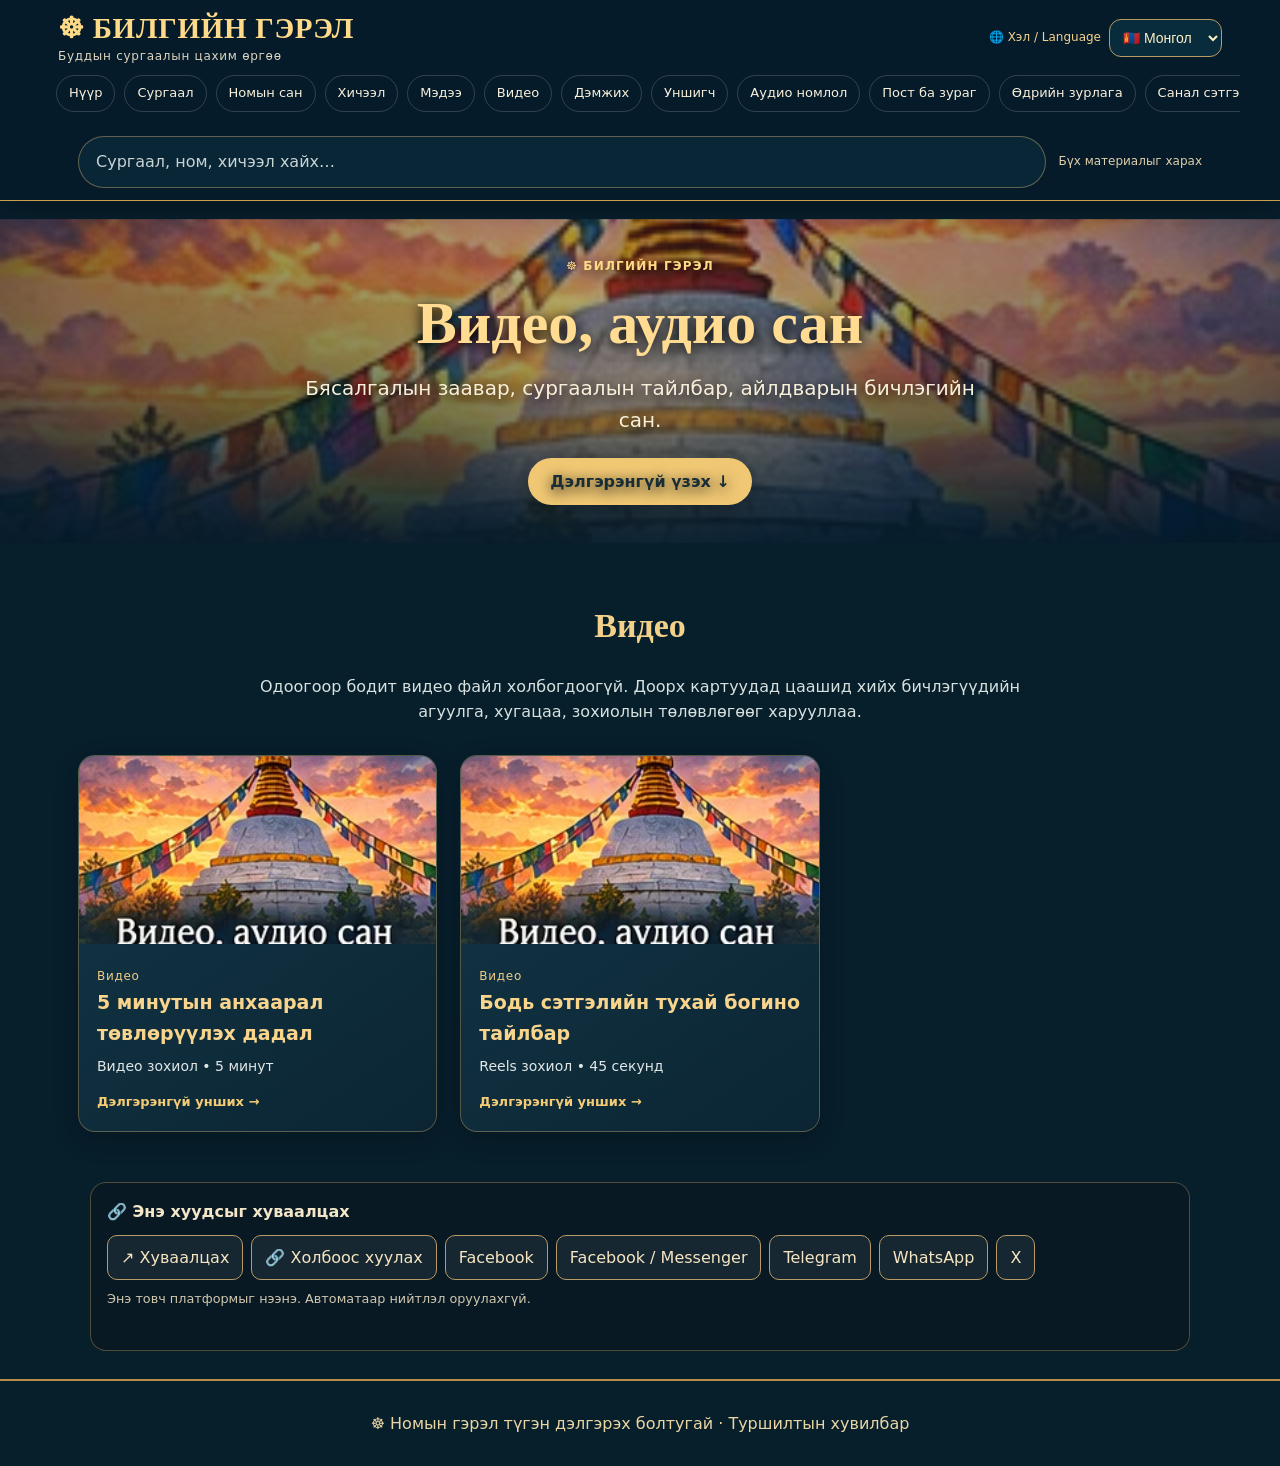
<file: video.html>
<!DOCTYPE html>

<html lang="mn"><head><meta charset="utf-8"/><meta content="width=device-width,initial-scale=1" name="viewport"/><meta content="#071e2b" name="theme-color"/><title>Видео — Билгийн Гэрэл</title><style>*{box-sizing:border-box}html{scroll-behavior:smooth}body{margin:0;background:#071e2b;color:#f9f0db;font-family:system-ui,-apple-system,"Segoe UI",Arial,sans-serif;line-height:1.6}a{color:inherit}a:focus-visible{outline:3px solid #f8cb6c;outline-offset:4px}header{position:sticky;top:0;z-index:20;background:#071c2bf2;border-bottom:1px solid #c9a14c;backdrop-filter:blur(12px)}.head{max-width:1200px;margin:auto;display:flex;align-items:center;justify-content:space-between;gap:12px;padding:12px 18px}.brand{text-decoration:none;color:#ffda88;font:bold clamp(20px,3vw,29px) Georgia,serif;line-height:1.15}.brand small{display:block;color:#ded5bf;font:12px system-ui;margin-top:4px}.nav{display:flex;gap:5px;flex-wrap:wrap;justify-content:center;max-width:1200px;margin:auto;padding:0 10px 11px}.nav a{text-decoration:none;border:1px solid #ffffff2a;border-radius:999px;padding:7px 12px;font-size:13px}.nav a:hover,.nav a[aria-current=page]{background:#efc977;color:#142c37;border-color:#efc977}.hero{min-height:clamp(330px,48vw,570px);position:relative;display:grid;place-items:center;text-align:center;isolation:isolate;overflow:hidden;background:#1d4553}.hero:before{content:"";position:absolute;inset:0;z-index:-2;background-image:linear-gradient(180deg,#04152242,#05152280 55%,#061b2bee),var(--hero);background-position:center;background-size:cover;animation:reveal 1.1s ease both,zoom 24s ease-in-out infinite alternate}.hero:after{content:"";position:absolute;inset:0;z-index:-1;background:radial-gradient(ellipse,#061c2a24 0%,#04162270 90%)}.hero-inner{padding:38px 18px;max-width:900px;text-shadow:0 3px 14px #000}.eyebrow{color:#ffda87;font-weight:700;letter-spacing:.1em;font-size:12px}.hero h1{font:bold clamp(30px,6vw,60px) Georgia,serif;color:#ffdc91;line-height:1.16;margin:13px auto}.hero p{font-size:clamp(14px,2vw,20px);max-width:680px;margin:0 auto}.cta{display:inline-block;text-decoration:none;background:#f0c874;color:#182d36;border-radius:30px;padding:11px 22px;font-weight:750;margin-top:22px;box-shadow:0 5px 25px #0005}.container{max-width:1160px;margin:auto;padding:36px 18px 64px}.intro{max-width:820px;margin:0 auto 30px;text-align:center}.intro h2{font:700 clamp(23px,4vw,34px) Georgia,serif;color:#f4d18b}.intro p{color:#d7e1df}.grid{display:grid;grid-template-columns:repeat(3,minmax(0,1fr));gap:18px}.card{display:block;text-decoration:none;background:#102f3d;border:1px solid #ad8c4a78;border-radius:17px;overflow:hidden;box-shadow:0 8px 26px #0003;transition:transform .25s,box-shadow .25s}.card:hover{transform:translateY(-5px);box-shadow:0 14px 30px #0007}.card img{width:100%;aspect-ratio:16/9;object-fit:cover;display:block}.card .content{padding:18px}.card h3{margin:0 0 7px;color:#f8d48c;font-size:19px}.card p{font-size:14px;color:#e1e7e5;margin:0 0 10px}.more{color:#f4cc75;font-weight:700;font-size:13px}.article{max-width:800px;margin:auto;background:#102d3b;border:1px solid #c5a35c69;border-radius:18px;padding:clamp(20px,5vw,45px)}.article h2{color:#f5d18b;font:700 clamp(24px,4vw,36px) Georgia,serif}.article p{white-space:pre-line;font-size:16px;line-height:1.95}.back{display:inline-block;margin-bottom:12px;color:#f4cf80}.notice{border-left:3px solid #e8c77d;padding:14px 18px;background:#1d3a44;color:#e6dfc9;border-radius:6px;margin-top:22px}.foot{background:#061724;border-top:1px solid #947641;padding:28px 16px;text-align:center;color:#d8cbaa;font-size:13px}.foot b{color:#f6d38b}.section-tiles{margin-top:24px}.tag{color:#f0cc86;font-size:12px;letter-spacing:.06em}@keyframes reveal{from{opacity:.35}to{opacity:1}}@keyframes zoom{from{transform:scale(1)}to{transform:scale(1.08)}}@media(max-width:800px){.grid{grid-template-columns:repeat(2,minmax(0,1fr))}.nav{flex-wrap:nowrap;justify-content:flex-start;overflow-x:auto;scrollbar-width:thin;padding-bottom:10px}.nav a{white-space:nowrap;flex:none}.hero{min-height:370px}}@media(max-width:520px){.grid{grid-template-columns:1fr}.head{padding:11px 14px}.hero{min-height:350px}.hero-inner{padding:25px 16px}.container{padding:25px 14px 45px}.card img{aspect-ratio:2/1}}@media(prefers-reduced-motion:reduce){*,*:before,*:after{animation:none!important;transition:none!important;scroll-behavior:auto!important}}

.page-section{scroll-margin-top:116px;border-bottom:2px solid #b68c48;min-height:55vh} .page-section:not(:first-child){padding-top:18px}.page-section:not(:first-child) .hero{min-height:290px} .page-section:target{animation:pageIn .55s ease both}@keyframes pageIn{from{opacity:.45;transform:translateY(15px)}to{opacity:1;transform:translateY(0)}} .nav{overflow-x:auto;flex-wrap:nowrap;justify-content:flex-start;scrollbar-width:thin}.nav a{white-space:nowrap;flex:none} .page-section .container{padding-bottom:32px} @media(prefers-reduced-motion:reduce){*,*:before,*:after{animation:none!important;scroll-behavior:auto!important}}
/* 2026 design refresh */
:root{color-scheme:dark;--gold:#f4d18b;--ink:#071e2b}body{overflow-x:hidden}html{scroll-padding-top:128px}header{box-shadow:0 6px 28px #0004}.head{min-height:68px}.brand{letter-spacing:.025em}.nav{gap:9px;padding:0 16px 12px}.nav a{transition:background .2s,transform .2s}.nav a:active{transform:scale(.96)}.card{background:linear-gradient(145deg,#143746,#0b2534);border-color:#d4af635c}.card img{background:#1b4350}.card .content{min-height:125px}.article{box-shadow:0 20px 70px #0003}.article p{overflow-wrap:anywhere}.hero:after{pointer-events:none}.tool-row{max-width:1160px;margin:0 auto;padding:12px 18px;display:flex;align-items:center;gap:12px;flex-wrap:wrap}.search-input{flex:1;min-width:180px;border:1px solid #bba06d80;border-radius:999px;background:#092636;color:#fff;padding:12px 17px;font:inherit}.search-input::placeholder{color:#c8d3d4}.tool-note{font-size:12px;color:#dfcfaa}.quick-btn{border:1px solid #caa65d;border-radius:999px;background:#163947;color:#f9dda0;padding:9px 14px;cursor:pointer;font:inherit}.lesson-actions{display:flex;gap:8px;flex-wrap:wrap;margin-top:14px}.lesson-btn{border:1px solid #cba763;border-radius:10px;padding:9px 12px;color:#ffe4a7;background:#173c48;cursor:pointer;font:inherit}.lesson-btn[aria-pressed=true]{background:#f1ce86;color:#08202c}.reading-guide{background:#0b2b39;border:1px solid #bda06755;border-radius:16px;padding:20px;margin:22px auto;max-width:800px}.reading-guide h3{color:#f4d18b;margin-top:0}.reading-guide p{margin:9px 0}.search-empty{padding:16px;color:#f2d69b}.mobile-top{display:none}.skip-link{position:absolute;left:-999px;top:0;background:#f4d18b;color:#081d29;padding:10px;z-index:100}.skip-link:focus{left:8px}@media(max-width:640px){.head{min-height:58px}.brand{font-size:20px}.mobile-top{display:flex;align-items:center;gap:9px}.nav{scroll-snap-type:x proximity}.nav a{scroll-snap-align:start;min-height:39px;display:inline-flex;align-items:center}.hero{min-height:320px}.hero h1{font-size:clamp(29px,9vw,42px)}.card .content{padding:16px}.article{border-radius:12px;padding:20px 17px}.tool-row{padding:10px 14px}.page-section{scroll-margin-top:112px}}@media(min-width:1200px){.grid{gap:23px}.card img{aspect-ratio:1.9}}
.card[hidden]{display:none!important}
/* Билгийн Гэрэл · хөдөлгөөнт, дасан зохицох загвар */
.menu-toggle{display:none;align-items:center;gap:9px;background:#173c4b;color:#ffe0a0;border:1px solid #d9b66b;border-radius:12px;padding:10px 14px;font-weight:750;font-size:15px;cursor:pointer}
.menu-toggle svg{width:22px;height:22px;stroke:currentColor;fill:none;stroke-width:2;stroke-linecap:round}
.hero:before{animation:reveal 1.1s ease both,zoom 32s ease-in-out infinite alternate;background-position:center 43%;filter:saturate(1.08) brightness(1.1)}
.hero:after{background:radial-gradient(ellipse at 50% 38%,transparent 0%,#04182742 64%,#041827b3 100%)}
.hero-inner{position:relative;z-index:1;animation:heroRise .8s ease both}
.hero .cta{transition:transform .25s ease,box-shadow .25s ease}
.hero .cta:hover{transform:translateY(-3px);box-shadow:0 10px 28px #0007}
.card{transition:transform .35s ease,box-shadow .35s ease,border-color .35s ease}
.card:hover{transform:translateY(-6px);box-shadow:0 16px 36px #0005}
@keyframes heroRise{from{opacity:0;transform:translateY(16px)}to{opacity:1;transform:translateY(0)}}
@keyframes softGlow{0%,100%{opacity:.25;transform:scale(.96)}50%{opacity:.5;transform:scale(1.06)}}
.hero .hero-inner:before{content:"";position:absolute;inset:3% 14%;z-index:-1;pointer-events:none;background:radial-gradient(ellipse,#f3ca7655,transparent 68%);filter:blur(34px);animation:softGlow 9s ease-in-out infinite}
.reveal-on-scroll{opacity:0;transform:translateY(17px);transition:opacity .65s ease,transform .65s ease}
.reveal-on-scroll.is-visible{opacity:1;transform:none}
@media(max-width:720px){
 .head{padding:12px 16px;min-height:76px}.brand{font-size:clamp(20px,5.2vw,25px)}
 .menu-toggle{display:inline-flex;flex-shrink:0}
 header .nav{display:grid;grid-template-columns:repeat(2,minmax(0,1fr));gap:9px;max-height:0;overflow:hidden;visibility:hidden;opacity:0;padding:0 16px;margin:0;transition:max-height .36s ease,opacity .3s ease,padding .3s ease,visibility .3s}
 header.menu-open .nav{max-height:400px;visibility:visible;opacity:1;padding:10px 16px 16px}
 header .nav a{font-size:15px;text-align:center;padding:12px 8px;background:#103545;border-radius:12px}
 .hero{min-height:clamp(380px,75svh,570px)}
 .hero h1{font-size:clamp(29px,8.4vw,43px);line-height:1.16;max-width:580px}
 .hero-inner{padding:34px 20px 40px}
 .hero p{font-size:clamp(14px,3.8vw,17px);line-height:1.55}
 .hero:before{background-position:center 40%}
 .hero .cta{font-size:16px;padding:11px 20px}
}
@media(max-width:390px){.brand{font-size:19px}.brand small{font-size:10px}.menu-toggle{padding:9px 11px;font-size:14px}}
@media(prefers-reduced-motion:reduce){html{scroll-behavior:auto}.hero:before,.hero-inner,.hero .hero-inner:before{animation:none!important}.reveal-on-scroll{opacity:1;transform:none;transition:none}.card,.hero .cta{transition:none}}

/* International library extension — keeps existing layout and content */
.head{flex-wrap:wrap}.locale-control{display:flex;align-items:center;gap:8px;margin-left:auto}.locale-control label{font-size:12px;color:#f3d28c}.locale-control select{max-width:160px;background:#092c3c;color:#fff1c6;border:1px solid #b89c63;border-radius:12px;padding:9px;font-size:14px}.world-library{max-width:1150px;margin:32px auto 60px;padding:26px;border:1px solid #b08a4b;border-radius:22px;background:linear-gradient(135deg,#0d3442,#071f2c);box-shadow:0 16px 44px #0003}.world-head{text-align:center}.world-head>span{letter-spacing:.17em;color:#c9aa70;font-size:11px}.world-head h2{font-size:clamp(25px,4vw,38px);color:#f2d28b;margin:12px 0}.world-head p{max-width:750px;margin:0 auto 24px;line-height:1.65}.world-filters{display:grid;grid-template-columns:2fr 1fr;gap:12px;margin:20px 0}.world-filters input,.world-filters select{width:100%;min-width:0;background:#082432;color:#f6e9ce;border:1px solid #9b8357;border-radius:12px;padding:14px}.world-grid{display:grid;grid-template-columns:repeat(3,minmax(0,1fr));gap:16px}.world-card{border:1px solid #5b6670;border-radius:17px;background:#103b49;padding:22px;min-width:0;transition:transform .25s ease,border-color .25s ease}.world-card:hover{transform:translateY(-4px);border-color:#e2bd76}.world-symbol{font-size:29px}.world-card h3{color:#f3d28c;margin:12px 0 4px;font-size:20px}.world-card small{color:#b8cbd0}.world-card p{line-height:1.6}.world-status{display:inline-block;color:#d7c7a5;border:1px solid #857554;border-radius:99px;padding:5px 9px;font-size:11px}.world-disclaimer{font-size:13px;color:#c6c8c4;margin:20px 0 0}@media(max-width:740px){.head{gap:10px}.locale-control{order:3;width:100%;justify-content:flex-end}.world-library{padding:16px;margin:24px 12px}.world-grid{grid-template-columns:repeat(2,minmax(0,1fr))}.world-filters{grid-template-columns:1fr}.world-card{padding:15px}.world-card h3{font-size:17px}}@media(max-width:420px){.world-grid{grid-template-columns:1fr}}@media(prefers-reduced-motion:reduce){.world-card{transition:none}.world-card:hover{transform:none}}
</style><style>
/* Нэг удаад нэг үндсэн хуудас */
.page-section{display:none!important}
.page-section.active-page{display:block!important;animation:pageEnter .35s ease both}
@keyframes pageEnter{from{opacity:.5;transform:translateY(10px)}to{opacity:1;transform:none}}
.nav a[aria-current="page"]{color:#ffe0a0;border-color:#d7ac66}
@media(prefers-reduced-motion:reduce){.page-section.active-page{animation:none}}
</style><meta content="Билгийн Гэрэл — Буддын сургаал, хичээл, олон улсын номын сан, мэдээ, видео номлолын цахим өргөө." name="description"/><meta content="website" property="og:type"/><meta content="Билгийн Гэрэл" property="og:site_name"/><meta content="Билгийн Гэрэл — Буддын сургаалын цахим өргөө" property="og:title"/><meta content="Буддын сургаал, номын сан, хичээл, мэдээ, видео номлолыг нэг дороос." property="og:description"/><meta content="https://bilgiin-gerel.vercel.app/video.html" property="og:url"/><meta content="summary" name="twitter:card"/><meta content="Буддын сургаал, номын сан, хичээл, мэдээ, видео номлолыг нэг дороос." name="twitter:description"/><meta content="mn_MN" property="og:locale"/><meta content="Билгийн Гэрэл" name="twitter:title"/><link href="https://bilgiin-gerel.vercel.app/video.html" rel="canonical"/><style>
.bg-share{margin:18px auto 28px;max-width:1100px;padding:16px;border:1px solid rgba(203,169,98,.35);border-radius:16px;background:rgba(10,25,35,.75);color:#f4e6c8}
.bg-share-title{font-size:1rem;font-weight:700;margin-bottom:10px}.bg-share-links{display:flex;flex-wrap:wrap;gap:8px}
.bg-share button,.bg-share a{display:inline-flex;align-items:center;justify-content:center;gap:5px;min-height:42px;padding:9px 13px;border:1px solid #b99b63;border-radius:10px;background:rgba(255,255,255,.06);color:#f5e5c2;text-decoration:none;font:inherit;cursor:pointer}
.bg-share button:focus-visible,.bg-share a:focus-visible{outline:3px solid #fff;outline-offset:2px}
.bg-share-note{font-size:.8rem;opacity:.85;margin-top:9px}.bg-share-feedback{font-size:.85rem;min-height:1.4em;margin-top:5px}
</style><style>
.skip-to-content{position:absolute;left:12px;top:-90px;z-index:999;background:#f3ce79;color:#132938;padding:12px 18px;border-radius:8px}
.skip-to-content:focus{top:10px}
button:focus-visible,select:focus-visible,input:focus-visible{outline:3px solid #f5d077;outline-offset:3px}
@media(prefers-reduced-motion:reduce){*,*::before,*::after{scroll-behavior:auto!important;animation-duration:.01ms!important;transition-duration:.01ms!important}}
</style><link href="/favicon.svg" rel="icon" type="image/svg+xml"/><link href="/site.webmanifest" rel="manifest"/><style>
/* Нүүр хуудасны бүтэн дүр: зургийг огт тайрахгүй */
#nuur .hero-home-full{display:grid;grid-template-columns:minmax(0,1fr) minmax(360px,1fr);align-items:center;min-height:520px;gap:clamp(12px,3vw,44px);padding:clamp(22px,4vw,56px) max(20px,calc((100vw - 1200px)/2));overflow:hidden;background:linear-gradient(135deg,#092535,#103b46 65%,#092432);isolation:isolate}
#nuur .hero-home-full::before{content:"";position:relative;inset:auto;z-index:auto;display:block;width:100%;height:min(66vw,510px);min-height:360px;background-image:var(--hero);background-repeat:no-repeat;background-size:contain;background-position:center;animation:homeImageEnter .7s ease-out both;grid-column:2;grid-row:1}
#nuur .hero-home-full::after{display:none}
#nuur .hero-home-full .hero-inner{grid-column:1;grid-row:1;text-align:left;padding:24px 0;max-width:620px;text-shadow:none}
#nuur .hero-home-full h1{font-size:clamp(31px,3.5vw,54px);line-height:1.2;margin:16px 0;color:#f9d992}
#nuur .hero-home-full p{margin:0;max-width:570px;color:#e8e8dc;line-height:1.8}
#nuur .hero-home-full .cta{margin-top:25px}
@keyframes homeImageEnter{from{opacity:.3;transform:translateY(12px)}to{opacity:1;transform:none}}
@media(max-width:800px){
 #nuur .hero-home-full{grid-template-columns:minmax(0,1fr);gap:4px;min-height:0;padding:24px 18px 38px}
 #nuur .hero-home-full::before{grid-column:1;grid-row:1;width:100%;height:auto;min-height:0;aspect-ratio:450/330;background-size:contain}
 #nuur .hero-home-full .hero-inner{grid-column:1;grid-row:2;text-align:center;padding:14px 0 0;max-width:100%}
 #nuur .hero-home-full h1{font-size:clamp(28px,6.2vw,42px);margin:12px auto}
 #nuur .hero-home-full p{margin:auto}
}
@media(prefers-reduced-motion:reduce){#nuur .hero-home-full::before{animation:none}}
</style><link rel="stylesheet" href="site-enhancements.css"></head><body><a class="skip-to-content" href="#main-content">Үндсэн агуулга руу шилжих</a><header><div class="head"><a class="brand" href="#nuur">☸ БИЛГИЙН ГЭРЭЛ<small>Буддын сургаалын цахим өргөө</small></a><button aria-controls="main-nav" aria-expanded="false" class="menu-toggle" id="mobile-menu-toggle" type="button"><svg aria-hidden="true" viewbox="0 0 24 24"><path d="M4 6h16M4 12h16M4 18h16"></path></svg><span>Цэс</span></button><div class="locale-control"><label for="site-language">🌐 <span id="lang-label">Хэл / Language</span></label><select aria-label="Сайтын хэл сонгох" id="site-language"><option value="mn">🇲🇳 Монгол</option><option value="en">🇬🇧 English</option><option value="bo">🏔️ བོད་སྐད།</option><option value="zh">🇨🇳 中文</option><option value="ja">🇯🇵 日本語</option><option value="ko">🇰🇷 한국어</option><option value="ru">🇷🇺 Русский</option></select></div></div><nav aria-label="Үндсэн цэс" class="nav" id="main-nav"><a href="#nuur">Нүүр</a><a href="#surgaal">Сургаал</a><a href="#nom">Номын сан</a><a href="#hicheel">Хичээл</a><a href="#medee">Мэдээ</a><a href="#video">Видео</a><a href="#demjih">Дэмжих</a></nav><div class="tool-row" role="search"><input aria-label="Сайтын материал хайх" class="search-input" id="site-search" placeholder="Сургаал, ном, хичээл хайх…" type="search"/><span aria-live="polite" class="tool-note" id="search-status">Бүх материалыг харах</span></div></header><main id="main-content" tabindex="-1"><section class="page-section" id="nuur"><section class="hero hero-home-full" style="--hero:url(79958f220a.webp)"><div class="hero-inner"><div class="eyebrow">☸ БИЛГИЙН ГЭРЭЛ</div><h1>Номын гэрэл түгэн дэлгэрэх болтугай</h1><p>Монголын Буддын шашны сургаал, ном судар, хичээл, айлдварын цахим өргөө.</p><a class="cta" href="#nuur-aguulga">Дэлгэрэнгүй үзэх ↓</a></div></section><section class="container" id="nuur-aguulga"><div class="intro"><h2>Нүүр</h2><p>Билгийн Гэрэл цахим өргөөд тавтай морил. Энд Буддын сургаалын суурь ойлголтыг энгийн тайлбартай уншиж, анхан шатны хичээлүүдтэй танилцаж болно.</p></div><div class="grid section-tiles"><a class="card" href="#surgaal"><img alt="Сургаал хэсгийн дүрслэл" decoding="async" loading="lazy" src="531368ead0.webp"/><div class="content"><h3>Сургаал</h3><p>Бодь сэтгэл, шүтэн барилдлага, энэрэл нигүүлсэл, амьдралд хэрэгжүүлэх ухаан.</p><span class="more">Нээж үзэх →</span></div></a><a class="card" href="#nom"><img alt="Номын сан хэсгийн дүрслэл" decoding="async" loading="lazy" src="d9f9c46c89.webp"/><div class="content"><h3>Номын сан</h3><p>Судар, ном, тайлбар, товхимлыг сэдвээр нь ангилан уншаарай.</p><span class="more">Нээж үзэх →</span></div></a><a class="card" href="#hicheel"><img alt="Хичээл хэсгийн дүрслэл" decoding="async" loading="lazy" src="152317cc2b.webp"/><div class="content"><h3>Хичээл</h3><p>Анхан шатнаас эхлэн ойлголтоо алхам алхмаар гүнзгийрүүлэх сургалт.</p><span class="more">Нээж үзэх →</span></div></a><a class="card" href="#medee"><img alt="Мэдээ хэсгийн дүрслэл" decoding="async" loading="lazy" src="92716e11ae.webp"/><div class="content"><h3>Мэдээ</h3><p>Цахим сангийн хөгжүүлэлт, номын танилцуулга, зар мэдээ.</p><span class="more">Нээж үзэх →</span></div></a><a class="card" href="#video"><img alt="Видео хэсгийн дүрслэл" decoding="async" loading="lazy" src="8efbda7714.webp"/><div class="content"><h3>Видео</h3><p>Бясалгалын заавар, сургаалын тайлбар, айлдварын бичлэгийн сан.</p><span class="more">Нээж үзэх →</span></div></a><a class="card" href="#demjih"><img alt="Дэмжих хэсгийн дүрслэл" decoding="async" loading="lazy" src="f03031e0bd.webp"/><div class="content"><h3>Дэмжих</h3><p>Билгийн Гэрэл цахим сангийн хөгжүүлэлтийн зорилго, дэмжлэгийн боломж.</p><span class="more">Нээж үзэх →</span></div></a></div></section><div class="bg-share" data-share-section="nuur"><div class="bg-share-title">🔗 Энэ хуудсыг хуваалцах</div><div class="bg-share-links"><button data-share="native" type="button">↗ Хуваалцах</button><button data-share="copy" type="button">🔗 Холбоос хуулах</button><button data-share="facebook" type="button">Facebook</button><button data-share="messenger" title="Facebook-ийн хуваалцах цонх нээнэ; Messenger-ийг тэндээс сонгож болно" type="button">Facebook / Messenger</button><button data-share="telegram" type="button">Telegram</button><button data-share="whatsapp" type="button">WhatsApp</button><button data-share="x" type="button">X</button></div><div class="bg-share-note">Хуваалцах товч нь сонгосон платформыг нээнэ. Автоматаар нийтлэл оруулахгүй.</div><div aria-live="polite" class="bg-share-feedback" role="status"></div></div></section><section class="page-section" id="surgaal"><section class="hero" style="--hero:url(531368ead0.webp)"><div class="hero-inner"><div class="eyebrow">☸ БИЛГИЙН ГЭРЭЛ</div><h1>Буддын сургаал</h1><p>Бодь сэтгэл, шүтэн барилдлага, энэрэл нигүүлсэл, амьдралд хэрэгжүүлэх ухаан.</p><a class="cta" href="#surgaal-aguulga">Дэлгэрэнгүй үзэх ↓</a></div></section><section class="container" id="surgaal-aguulga"><div class="intro"><h2>Сургаал</h2><p>Сургаалын гол ойлголтуудыг эхлэгчдэд зориулан хураангуйллаа. Эдгээр нь уламжлалт судрын бүрэн орчуулга бус, танин мэдэхүйн тайлбар юм.</p></div><div class="grid section-tiles"><a class="card" href="#unshih-1"><img alt="Хутагтын дөрвөн үнэн сэдвийн дүрслэл" decoding="async" loading="lazy" src="531368ead0.webp"/><div class="content"><span class="tag">Сургаал</span><h3>Хутагтын дөрвөн үнэн</h3><p>Зовлон, түүний шалтгаан, гэтлэхүй, гэтлэх мөр.</p><span class="more">Дэлгэрэнгүй унших →</span></div></a><a class="card" href="#unshih-2"><img alt="Бодь сэтгэл сэдвийн дүрслэл" decoding="async" loading="lazy" src="531368ead0.webp"/><div class="content"><span class="tag">Сургаал</span><h3>Бодь сэтгэл</h3><p>Хамаг амьтны тусын тулд гэгээрэлд тэмүүлэх эрхэм сэтгэл.</p><span class="more">Дэлгэрэнгүй унших →</span></div></a><a class="card" href="#unshih-3"><img alt="Шүтэн барилдлага сэдвийн дүрслэл" decoding="async" loading="lazy" src="531368ead0.webp"/><div class="content"><span class="tag">Сургаал</span><h3>Шүтэн барилдлага</h3><p>Аливаа үзэгдэл шалтгаан, нөхцөлөөс хамааран үүсдэг.</p><span class="more">Дэлгэрэнгүй унших →</span></div></a><a class="card" href="#unshih-4"><img alt="Арван хар нүгэл ба арван цагаан буян сэдвийн дүрслэл" decoding="async" loading="lazy" src="531368ead0.webp"/><div class="content"><span class="tag">Сургаал</span><h3>Арван хар нүгэл ба арван цагаан буян</h3><p>Бие, хэл, сэтгэлийн үйлээ хянах тухай.</p><span class="more">Дэлгэрэнгүй унших →</span></div></a></div></section><div class="bg-share" data-share-section="surgaal"><div class="bg-share-title">🔗 Энэ хуудсыг хуваалцах</div><div class="bg-share-links"><button data-share="native" type="button">↗ Хуваалцах</button><button data-share="copy" type="button">🔗 Холбоос хуулах</button><button data-share="facebook" type="button">Facebook</button><button data-share="messenger" title="Facebook-ийн хуваалцах цонх нээнэ; Messenger-ийг тэндээс сонгож болно" type="button">Facebook / Messenger</button><button data-share="telegram" type="button">Telegram</button><button data-share="whatsapp" type="button">WhatsApp</button><button data-share="x" type="button">X</button></div><div class="bg-share-note">Хуваалцах товч нь сонгосон платформыг нээнэ. Автоматаар нийтлэл оруулахгүй.</div><div aria-live="polite" class="bg-share-feedback" role="status"></div></div></section><section class="page-section" id="nom"><section class="hero" style="--hero:url(d9f9c46c89.webp)"><div class="hero-inner"><div class="eyebrow">☸ БИЛГИЙН ГЭРЭЛ</div><h1>Цахим номын сан</h1><p>Судар, ном, тайлбар, товхимлыг сэдвээр нь ангилан уншаарай.</p><a class="cta" href="#nom-aguulga">Дэлгэрэнгүй үзэх ↓</a></div></section><section class="container" id="nom-aguulga"><div class="intro"><h2>Номын сан</h2><p>Номын сангийн туршилтын хэсэгт зохиогчийн эрхийн асуудалгүй, шинээр бичсэн товч тайлбаруудыг байршуулсан. Баталгаажуулсан эх судруудыг цаашид нэмж болно.</p></div><div class="grid section-tiles"><a class="card" href="#unshih-5"><img alt="Гурван эрдэнийн тухай товч уншлага сэдвийн дүрслэл" decoding="async" loading="lazy" src="d9f9c46c89.webp"/><div class="content"><span class="tag">Номын сан</span><h3>Гурван эрдэнийн тухай товч уншлага</h3><p>Бурхан, Ном, Хувраг гурвын утга.</p><span class="more">Дэлгэрэнгүй унших →</span></div></a><a class="card" href="#unshih-6"><img alt="Өдөр тутмын бясалгалын товхимол сэдвийн дүрслэл" decoding="async" loading="lazy" src="d9f9c46c89.webp"/><div class="content"><span class="tag">Номын сан</span><h3>Өдөр тутмын бясалгалын товхимол</h3><p>Анхаарал, амьсгал, эргэцүүллийн энгийн дадал.</p><span class="more">Дэлгэрэнгүй унших →</span></div></a><a class="card" href="#unshih-7"><img alt="Шантидэвагийн сургаалтай танилцах нь сэдвийн дүрслэл" decoding="async" loading="lazy" src="d9f9c46c89.webp"/><div class="content"><span class="tag">Номын сан</span><h3>Шантидэвагийн сургаалтай танилцах нь</h3><p>«Бодьсадвын явдалд орохуй» бүтээлийн сэдэвчилсэн танилцуулга.</p><span class="more">Дэлгэрэнгүй унших →</span></div></a></div><section class="world-library" id="world-library"><div class="world-head"><span>☸ INTERNATIONAL LIBRARY</span><h2 id="world-title">Олон улсын номын сан</h2><p id="world-note">Энэ хэсэгт дэлхийн олон орны эх судар, тайлбар, орчуулгыг эх сурвалж болон зохиогчийн эрхийг нягталсны дараа нэмнэ.</p></div><div class="world-filters"><input aria-label="Номын сангийн хайлт" id="world-search" placeholder="Номын нэр, хэл, сэдвээр хайх" type="search"/><select aria-label="Номын сангийн төрөл" id="world-filter"><option value="all">Бүх сан</option><option value="mn">Монгол номын сан</option><option value="bo">Төвөд номын сан</option><option value="pi">Пали судрын сан</option><option value="sa">Санскрит судрын сан</option><option value="zh">Хятад судрын сан</option><option value="other">Дэлхийн бусад орны сан</option></select></div><div class="world-grid"><article class="world-card" data-coll="mn" data-search="Монгол номын сан Mongolian texts Монгол хэл дээрх сургаал, тайлбар, ном судар"><span class="world-symbol">☸</span><h3>Монгол номын сан</h3><small>Mongolian texts</small><p>Монгол хэл дээрх сургаал, тайлбар, ном судар</p><span class="world-status">Материал нэмэхээр төлөвлөсөн</span></article><article class="world-card" data-coll="bo" data-search="Төвөд номын сан Tibetan texts Канжуур, Данжуур, төвөд хэлний тайлбар зохиол"><span class="world-symbol">📜</span><h3>Төвөд номын сан</h3><small>Tibetan texts</small><p>Канжуур, Данжуур, төвөд хэлний тайлбар зохиол</p><span class="world-status">Материал нэмэхээр төлөвлөсөн</span></article><article class="world-card" data-coll="pi" data-search="Пали судрын сан Pali Canon Типитака, Никая болон тайлбарууд"><span class="world-symbol">🍃</span><h3>Пали судрын сан</h3><small>Pali Canon</small><p>Типитака, Никая болон тайлбарууд</p><span class="world-status">Материал нэмэхээр төлөвлөсөн</span></article><article class="world-card" data-coll="sa" data-search="Санскрит судрын сан Sanskrit texts Их хөлгөний судар, шастирын эх сурвалж"><span class="world-symbol">🪷</span><h3>Санскрит судрын сан</h3><small>Sanskrit texts</small><p>Их хөлгөний судар, шастирын эх сурвалж</p><span class="world-status">Материал нэмэхээр төлөвлөсөн</span></article><article class="world-card" data-coll="zh" data-search="Хятад судрын сан Chinese texts Хятад хэлний Буддын судар, тайлбар"><span class="world-symbol">📖</span><h3>Хятад судрын сан</h3><small>Chinese texts</small><p>Хятад хэлний Буддын судар, тайлбар</p><span class="world-status">Материал нэмэхээр төлөвлөсөн</span></article><article class="world-card" data-coll="other" data-search="Дэлхийн бусад орны сан World collections Англи, Япон, Солонгос, Орос болон бусад хэл"><span class="world-symbol">🌏</span><h3>Дэлхийн бусад орны сан</h3><small>World collections</small><p>Англи, Япон, Солонгос, Орос болон бусад хэл</p><span class="world-status">Материал нэмэхээр төлөвлөсөн</span></article></div><p hidden="" id="world-empty">Илэрц олдсонгүй.</p><p class="world-disclaimer" id="world-disclaimer">Одоогоор эдгээр нь номын сангийн ангилал юм. Бодит судар, PDF болон орчуулгыг эх сурвалж, зөвшөөрлийг баталгаажуулсны дараа байршуулна.</p></section></section><div class="bg-share" data-share-section="nom"><div class="bg-share-title">🔗 Энэ хуудсыг хуваалцах</div><div class="bg-share-links"><button data-share="native" type="button">↗ Хуваалцах</button><button data-share="copy" type="button">🔗 Холбоос хуулах</button><button data-share="facebook" type="button">Facebook</button><button data-share="messenger" title="Facebook-ийн хуваалцах цонх нээнэ; Messenger-ийг тэндээс сонгож болно" type="button">Facebook / Messenger</button><button data-share="telegram" type="button">Telegram</button><button data-share="whatsapp" type="button">WhatsApp</button><button data-share="x" type="button">X</button></div><div class="bg-share-note">Хуваалцах товч нь сонгосон платформыг нээнэ. Автоматаар нийтлэл оруулахгүй.</div><div aria-live="polite" class="bg-share-feedback" role="status"></div></div></section><section class="page-section" id="hicheel"><section class="hero" style="--hero:url(152317cc2b.webp)"><div class="hero-inner"><div class="eyebrow">☸ БИЛГИЙН ГЭРЭЛ</div><h1>Цахим хичээл</h1><p>Анхан шатнаас эхлэн ойлголтоо алхам алхмаар гүнзгийрүүлэх сургалт.</p><a class="cta" href="#hicheel-aguulga">Дэлгэрэнгүй үзэх ↓</a></div></section><section class="container" id="hicheel-aguulga"><div class="intro"><h2>Хичээл</h2><p>Хичээл бүр зорилго, товч тайлбар, өөрийгөө шалгах асуулттай. Дуусгасан хичээлийг энэ төхөөрөмж дээр түр тэмдэглэж болно.</p></div><div class="grid section-tiles"><a class="card" href="#unshih-8"><img alt="Хичээл 1 — Гурван эрдэнэ сэдвийн дүрслэл" decoding="async" loading="lazy" src="152317cc2b.webp"/><div class="content"><span class="tag">Хичээл</span><h3>Хичээл 1 — Гурван эрдэнэ</h3><p>Анхан шат • 10 минут</p><span class="more">Дэлгэрэнгүй унших →</span></div></a><a class="card" href="#unshih-9"><img alt="Хичээл 2 — Үйл ба үр сэдвийн дүрслэл" decoding="async" loading="lazy" src="152317cc2b.webp"/><div class="content"><span class="tag">Хичээл</span><h3>Хичээл 2 — Үйл ба үр</h3><p>Анхан шат • 12 минут</p><span class="more">Дэлгэрэнгүй унших →</span></div></a><a class="card" href="#unshih-10"><img alt="Хичээл 3 — Энэрэл нигүүлсэл сэдвийн дүрслэл" decoding="async" loading="lazy" src="152317cc2b.webp"/><div class="content"><span class="tag">Хичээл</span><h3>Хичээл 3 — Энэрэл нигүүлсэл</h3><p>Анхан шат • 15 минут</p><span class="more">Дэлгэрэнгүй унших →</span></div></a><a class="card" href="#unshih-11"><img alt="Хичээл 4 — Шүтэн барилдлага сэдвийн дүрслэл" decoding="async" loading="lazy" src="152317cc2b.webp"/><div class="content"><span class="tag">Хичээл</span><h3>Хичээл 4 — Шүтэн барилдлага</h3><p>Дунд шатны эхлэл • 18 минут</p><span class="more">Дэлгэрэнгүй унших →</span></div></a></div></section><div class="bg-share" data-share-section="hicheel"><div class="bg-share-title">🔗 Энэ хуудсыг хуваалцах</div><div class="bg-share-links"><button data-share="native" type="button">↗ Хуваалцах</button><button data-share="copy" type="button">🔗 Холбоос хуулах</button><button data-share="facebook" type="button">Facebook</button><button data-share="messenger" title="Facebook-ийн хуваалцах цонх нээнэ; Messenger-ийг тэндээс сонгож болно" type="button">Facebook / Messenger</button><button data-share="telegram" type="button">Telegram</button><button data-share="whatsapp" type="button">WhatsApp</button><button data-share="x" type="button">X</button></div><div class="bg-share-note">Хуваалцах товч нь сонгосон платформыг нээнэ. Автоматаар нийтлэл оруулахгүй.</div><div aria-live="polite" class="bg-share-feedback" role="status"></div></div></section><section class="page-section" id="medee"><section class="hero" style="--hero:url(92716e11ae.webp)"><div class="hero-inner"><div class="eyebrow">☸ БИЛГИЙН ГЭРЭЛ</div><h1>Мэдээ, мэдээлэл</h1><p>Цахим сангийн хөгжүүлэлт, номын танилцуулга, зар мэдээ.</p><a class="cta" href="#medee-aguulga">Дэлгэрэнгүй үзэх ↓</a></div></section><section class="container" id="medee-aguulga"><div class="intro"><h2>Мэдээ</h2><p>Энэ хэсгийн нийтлэлүүд нь сайтын жишиг агуулга бөгөөд бодит хийд, байгууллагын албан ёсны мэдээ биш.</p></div><div class="grid section-tiles"><a class="card" href="#unshih-12"><img alt="Цахим номын өргөөний туршилтын хувилбар сэдвийн дүрслэл" decoding="async" loading="lazy" src="92716e11ae.webp"/><div class="content"><span class="tag">Мэдээ</span><h3>Цахим номын өргөөний туршилтын хувилбар</h3><p>Сайтын хөгжүүлэлтийн тэмдэглэл</p><span class="more">Дэлгэрэнгүй унших →</span></div></a><a class="card" href="#unshih-13"><img alt="Номын сангийн агуулгыг баяжуулах төлөвлөгөө сэдвийн дүрслэл" decoding="async" loading="lazy" src="92716e11ae.webp"/><div class="content"><span class="tag">Мэдээ</span><h3>Номын сангийн агуулгыг баяжуулах төлөвлөгөө</h3><p>Цаашдын ажлын танилцуулга</p><span class="more">Дэлгэрэнгүй унших →</span></div></a></div></section><div class="bg-share" data-share-section="medee"><div class="bg-share-title">🔗 Энэ хуудсыг хуваалцах</div><div class="bg-share-links"><button data-share="native" type="button">↗ Хуваалцах</button><button data-share="copy" type="button">🔗 Холбоос хуулах</button><button data-share="facebook" type="button">Facebook</button><button data-share="messenger" title="Facebook-ийн хуваалцах цонх нээнэ; Messenger-ийг тэндээс сонгож болно" type="button">Facebook / Messenger</button><button data-share="telegram" type="button">Telegram</button><button data-share="whatsapp" type="button">WhatsApp</button><button data-share="x" type="button">X</button></div><div class="bg-share-note">Хуваалцах товч нь сонгосон платформыг нээнэ. Автоматаар нийтлэл оруулахгүй.</div><div aria-live="polite" class="bg-share-feedback" role="status"></div></div></section><section class="page-section" id="video"><section class="hero" style="--hero:url(8efbda7714.webp)"><div class="hero-inner"><div class="eyebrow">☸ БИЛГИЙН ГЭРЭЛ</div><h1>Видео, аудио сан</h1><p>Бясалгалын заавар, сургаалын тайлбар, айлдварын бичлэгийн сан.</p><a class="cta" href="#video-aguulga">Дэлгэрэнгүй үзэх ↓</a></div></section><section class="container" id="video-aguulga"><div class="intro"><h2>Видео</h2><p>Одоогоор бодит видео файл холбогдоогүй. Доорх картуудад цаашид хийх бичлэгүүдийн агуулга, хугацаа, зохиолын төлөвлөгөөг харууллаа.</p></div><div class="grid section-tiles"><a class="card" href="#unshih-14"><img alt="5 минутын анхаарал төвлөрүүлэх дадал сэдвийн дүрслэл" decoding="async" loading="lazy" src="8efbda7714.webp"/><div class="content"><span class="tag">Видео</span><h3>5 минутын анхаарал төвлөрүүлэх дадал</h3><p>Видео зохиол • 5 минут</p><span class="more">Дэлгэрэнгүй унших →</span></div></a><a class="card" href="#unshih-15"><img alt="Бодь сэтгэлийн тухай богино тайлбар сэдвийн дүрслэл" decoding="async" loading="lazy" src="8efbda7714.webp"/><div class="content"><span class="tag">Видео</span><h3>Бодь сэтгэлийн тухай богино тайлбар</h3><p>Reels зохиол • 45 секунд</p><span class="more">Дэлгэрэнгүй унших →</span></div></a></div></section><div class="bg-share" data-share-section="video"><div class="bg-share-title">🔗 Энэ хуудсыг хуваалцах</div><div class="bg-share-links"><button data-share="native" type="button">↗ Хуваалцах</button><button data-share="copy" type="button">🔗 Холбоос хуулах</button><button data-share="facebook" type="button">Facebook</button><button data-share="messenger" title="Facebook-ийн хуваалцах цонх нээнэ; Messenger-ийг тэндээс сонгож болно" type="button">Facebook / Messenger</button><button data-share="telegram" type="button">Telegram</button><button data-share="whatsapp" type="button">WhatsApp</button><button data-share="x" type="button">X</button></div><div class="bg-share-note">Хуваалцах товч нь сонгосон платформыг нээнэ. Автоматаар нийтлэл оруулахгүй.</div><div aria-live="polite" class="bg-share-feedback" role="status"></div></div></section><section class="page-section" id="demjih"><section class="hero" style="--hero:url(f03031e0bd.webp)"><div class="hero-inner"><div class="eyebrow">☸ БИЛГИЙН ГЭРЭЛ</div><h1>Номын үйлсийг дэмжих</h1><p>Билгийн Гэрэл цахим сангийн хөгжүүлэлтийн зорилго, дэмжлэгийн боломж.</p><a class="cta" href="#demjih-aguulga">Дэлгэрэнгүй үзэх ↓</a></div></section><section class="container" id="demjih-aguulga"><div class="intro"><h2>Дэмжих</h2><p>Номын санг баяжуулах, хичээл бэлтгэх, аудио, видео бүтээх ажилд дэмжлэг хэрэгтэй. Энэ туршилтын хувилбарт төлбөр, хандивын систем холбогдоогүй.</p></div><div class="article"><h2>Дэмжлэгийн боломж</h2><p>Билгийн Гэрэл цахим санг олон нийтэд нээлттэй, эх сурвалжтай, хүртээмжтэй болгохоор хөгжүүлж байна. Цаашид ном судар, цахим сургалт, видео айлдвар болон уншлагын санг баяжуулах зорилготой.</p><div class="notice">Одоогоор хандив, төлбөрийн систем холбогдоогүй. Энэ хуудсаар төлбөр шилжүүлэх боломжгүй.</div></div></section><div class="bg-share" data-share-section="demjih"><div class="bg-share-title">🔗 Энэ хуудсыг хуваалцах</div><div class="bg-share-links"><button data-share="native" type="button">↗ Хуваалцах</button><button data-share="copy" type="button">🔗 Холбоос хуулах</button><button data-share="facebook" type="button">Facebook</button><button data-share="messenger" title="Facebook-ийн хуваалцах цонх нээнэ; Messenger-ийг тэндээс сонгож болно" type="button">Facebook / Messenger</button><button data-share="telegram" type="button">Telegram</button><button data-share="whatsapp" type="button">WhatsApp</button><button data-share="x" type="button">X</button></div><div class="bg-share-note">Хуваалцах товч нь сонгосон платформыг нээнэ. Автоматаар нийтлэл оруулахгүй.</div><div aria-live="polite" class="bg-share-feedback" role="status"></div></div></section><section class="page-section" id="unshih-1" data-teacher="Бурхан багш"><section class="hero" style="--hero:url(531368ead0.webp)"><div class="hero-inner"><div class="eyebrow">Сургаал</div><h1>Хутагтын дөрвөн үнэн</h1><p>Зовлон, түүний шалтгаан, гэтлэхүй, гэтлэх мөр.</p></div></section><section class="container"><article class="article"><a class="back" href="#surgaal">← Сургаал хэсэгт буцах</a><h2>Хутагтын дөрвөн үнэн</h2><p>Зовлонгийн үнэн: нөхцөлдсөн амьдралд ханамжгүй байдал, өөрчлөлт, зовлон оршино.

Зовлонгийн шалтгааны үнэн: хүсэл шунал, зууралдал болон мунхагийн нөлөөгөөр зовлон үүснэ.

Зовлонгоос гэтлэхүйн үнэн: зовлонгийн шалтгаан арилах боломжтой.

Гэтлэх мөрийн үнэн: хутагтын найман гишүүнт мөрийг даган хэрэгжүүлнэ.

Эргэцүүлэх нь: Миний өнөөдрийн бухимдал ямар нөхцөлөөс үүсэв?</p><div class="notice">Энэ нь танин мэдэхүйн зориулалттай товч тайлбар бөгөөд эх судрын бүрэн орчуулга биш.</div><div class="reading-guide"><h3>Өдөр тутам хэрэгжүүлэх нь</h3><p>Зовлонг танихдаа зөвхөн биеийн өвдөлтийг бус, өөрчлөгдөх зүйлээс байнгын ханамж эрэх сэтгэлийг ажиглана. Шалтгааныг нь ойлгох нь буруутан хайхаас илүү тустай. Найман гишүүнт мөр нь зөв үзэл, зөв бодол, зөв үг, зөв үйл, зөв амьжиргаа, зөв хичээл зүтгэл, зөв дурдал, зөв төвлөрлөөс бүрдэнэ.</p><p>Эх сурвалжийн чиглэл: Дхаммачаккаппаваттана сутта (SN 56.11). Энд эх сурвалжийг үгчлэн орчуулаагүй.</p></div></article></section></section><section class="page-section" id="unshih-2"><section class="hero" style="--hero:url(531368ead0.webp)"><div class="hero-inner"><div class="eyebrow">Сургаал</div><h1>Бодь сэтгэл</h1><p>Хамаг амьтны тусын тулд гэгээрэлд тэмүүлэх эрхэм сэтгэл.</p></div></section><section class="container"><article class="article"><a class="back" href="#surgaal">← Сургаал хэсэгт буцах</a><h2>Бодь сэтгэл</h2><p>Бодь сэтгэл гэдэг нь зөвхөн өөрийн амар амгаланг бус, хамаг амьтны тусын тулд төгс гэгээрэлд хүрэхийг зорьсон сэтгэл юм.

Өдөр тутмын дадал: «Өнөөдөр миний үг, үйл бусдад тустай байх болтугай» гэж өглөө бүр санаарай.

Энэрэл нигүүлсэл нь бодь сэтгэлийг хөгжүүлэх чухал үндэс болдог.</p><div class="notice">Энэ нь танин мэдэхүйн зориулалттай товч тайлбар бөгөөд эх судрын бүрэн орчуулга биш.</div><div class="reading-guide"><h3>Бодь сэтгэлийн хоёр тал</h3><p>Хүсэмжит бодь сэтгэл нь хамаг амьтны тусын тулд гэгээрэхийг чин сэтгэлээсээ зорих явдал. Үйл хэрэгт орсон бодь сэтгэл нь тэрхүү зорилгоо өглөг, ёс суртахуун, тэвчээр, хичээл зүтгэл, бясалгал, билгүүн ухааны дадлаар хэрэгжүүлэхийг хэлнэ.</p><p>Унших чиглэл: Шантидэва, «Бодьсадвын явдалд орохуй», I–III бүлгийн сэдвүүд.</p></div></article></section></section><section class="page-section" id="unshih-3"><section class="hero" style="--hero:url(531368ead0.webp)"><div class="hero-inner"><div class="eyebrow">Сургаал</div><h1>Шүтэн барилдлага</h1><p>Аливаа үзэгдэл шалтгаан, нөхцөлөөс хамааран үүсдэг.</p></div></section><section class="container"><article class="article"><a class="back" href="#surgaal">← Сургаал хэсэгт буцах</a><h2>Шүтэн барилдлага</h2><p>Юмс үзэгдэл бие даан, бусдаас үл хамааран оршихгүй; шалтгаан нөхцөл бүрдэхэд үүсэж, нөхцөл өөрчлөгдөхөд хувирна.

Үр, хөрс, ус, дулаан бүрдэхэд ургамал ургах нь энгийн жишээ юм.

Шүтэн барилдлагыг ойлгох нь юмсыг туйлшран баримтлах сэтгэлийг зөөлрүүлэхэд тусална.</p><div class="notice">Энэ нь танин мэдэхүйн зориулалттай товч тайлбар бөгөөд эх судрын бүрэн орчуулга биш.</div><div class="reading-guide"><h3>Энгийн жишээ ба анхаарах зүйл</h3><p>Нэг аяга цай ус, цайны навч, дулаан, хүний хөдөлмөр зэрэг олон нөхцөлд тулгуурлан бий болдог. Үүнтэй адил бидний сэтгэлийн төлөв ч шалтгаан, нөхцөлөөс хамааран өөрчлөгдөнө. Шүтэн барилдлага нь «юу ч байхгүй» гэсэн үг биш; харин юмс өөрөөсөө, бусдаас үл хамаарах мөн чанартай оршдоггүйг эргэцүүлэх үндэс юм.</p><p>Унших чиглэл: Шүтэн барилдлагын тухай Буддын эх сурвалжууд; гүнзгий тайлбарыг мэргэшсэн багшаас лавлана.</p></div></article></section></section><section class="page-section" id="unshih-4"><section class="hero" style="--hero:url(531368ead0.webp)"><div class="hero-inner"><div class="eyebrow">Сургаал</div><h1>Арван хар нүгэл ба арван цагаан буян</h1><p>Бие, хэл, сэтгэлийн үйлээ хянах тухай.</p></div></section><section class="container"><article class="article"><a class="back" href="#surgaal">← Сургаал хэсэгт буцах</a><h2>Арван хар нүгэл ба арван цагаан буян</h2><p>Биеэр үйлдэх гурван хар нүгэл: амь таслах, эс өгснийг авах, буруу хурьцах.

Хэлээр үйлдэх дөрвөн хар нүгэл: худал хэлэх, хов хэлэх, ширүүн үг хэлэх, дэмий чалчих.

Сэтгэлээр үйлдэх гурван хар нүгэл: шунах, хорлох сэтгэл, буруу үзэл.

Эдгээрийг цээрлэж, эсрэг сайн үйлсийг бүтээх нь арван цагаан буяны дадал болно.</p><div class="notice">Энэ нь танин мэдэхүйн зориулалттай товч тайлбар бөгөөд эх судрын бүрэн орчуулга биш.</div><div class="reading-guide"><h3>Арван цагаан буяныг дадуулах нь</h3><p>Амьтны амийг хамгаалах, бусдын өмчийг хүндэтгэх, харилцаанд хариуцлагатай байх нь биеийн сайн үйл. Үнэн үг хэлэх, эвийг эрхэмлэх, эелдэг бөгөөд утгатай ярих нь хэлний сайн үйл. Бусдын сайн сайханд баярлах, энэрэнгүй сэтгэл төрүүлэх, үйл ба үрийг зөв эргэцүүлэх нь сэтгэлийн сайн дадал юм.</p><p>Энэ нь уламжлалт арван буянт үйлийн танин мэдэхүйн хураангуй тайлбар.</p></div></article></section></section><section class="page-section" id="unshih-5"><section class="hero" style="--hero:url(d9f9c46c89.webp)"><div class="hero-inner"><div class="eyebrow">Номын сан</div><h1>Гурван эрдэнийн тухай товч уншлага</h1><p>Бурхан, Ном, Хувраг гурвын утга.</p></div></section><section class="container"><article class="article"><a class="back" href="#nom">← Номын сан хэсэгт буцах</a><h2>Гурван эрдэнийн тухай товч уншлага</h2><p>Буддын шашинд Бурхан, Ном, Хувраг гурвыг Гурван эрдэнэ хэмээн нэрлэдэг.

Бурхан нь төгс гэгээрсэн багш; Ном нь гэгээрэлд хүргэх сургаал, хэрэгжүүлэх мөр; Хувраг нь номын мөрийг хэрэгжүүлэгч ариун чуулган юм.

Энэ бол шинээр найруулсан танилцуулга бөгөөд уламжлалт судрын эх текст биш.</p><div class="notice">Энэ нь танин мэдэхүйн зориулалттай товч тайлбар бөгөөд эх судрын бүрэн орчуулга биш.</div></article></section></section><section class="page-section" id="unshih-6"><section class="hero" style="--hero:url(d9f9c46c89.webp)"><div class="hero-inner"><div class="eyebrow">Номын сан</div><h1>Өдөр тутмын бясалгалын товхимол</h1><p>Анхаарал, амьсгал, эргэцүүллийн энгийн дадал.</p></div></section><section class="container"><article class="article"><a class="back" href="#nom">← Номын сан хэсэгт буцах</a><h2>Өдөр тутмын бясалгалын товхимол</h2><p>1. Тайван сууж, биеэ суллана.
2. Амьсгалаа хүчлэхгүй ажиглана.
3. Анхаарал сарнихад зөөлөн буцаана.
4. Өөртөө болон бусдад сайн сайхныг хүснэ.
5. Өдрийн үйлээ эргэцүүлнэ.

Эхлээд 3–5 минут дадлага хийж болно.</p><div class="notice">Энэ нь танин мэдэхүйн зориулалттай товч тайлбар бөгөөд эх судрын бүрэн орчуулга биш.</div></article></section></section><section class="page-section" id="unshih-7" data-teacher="Шантидева"><section class="hero" style="--hero:url(d9f9c46c89.webp)"><div class="hero-inner"><div class="eyebrow">Номын сан</div><h1>Шантидэвагийн сургаалтай танилцах нь</h1><p>«Бодьсадвын явдалд орохуй» бүтээлийн сэдэвчилсэн танилцуулга.</p></div></section><section class="container"><article class="article"><a class="back" href="#nom">← Номын сан хэсэгт буцах</a><h2>Шантидэвагийн сургаалтай танилцах нь</h2><p>Шантидэвагийн «Бодьсадвын явдалд орохуй» бүтээл нь бодь сэтгэл төрүүлэх, сахих, тэвчээр, хичээл зүтгэл, бясалгал, билгүүн ухааны тухай өгүүлдэг.

Энд эх зохиолын орчуулгыг хуулбарлаагүй, зөвхөн сэдэвчилсэн танилцуулга өгч байна.</p><div class="notice">Энэ нь танин мэдэхүйн зориулалттай товч тайлбар бөгөөд эх судрын бүрэн орчуулга биш.</div></article></section></section><section class="page-section" id="unshih-8"><section class="hero" style="--hero:url(152317cc2b.webp)"><div class="hero-inner"><div class="eyebrow">Хичээл</div><h1>Хичээл 1 — Гурван эрдэнэ</h1><p>Анхан шат • 10 минут</p></div></section><section class="container"><article class="article"><a class="back" href="#hicheel">← Хичээл хэсэгт буцах</a><h2>Хичээл 1 — Гурван эрдэнэ</h2><p>Зорилго: Гурван эрдэнийн утгыг ялгаж ойлгох.

Бурхан — гэгээрлийн үлгэр дуурайл.
Ном — гэтлэхүйн замыг заах сургаал.
Хувраг — тэрхүү сургаалыг хэрэгжүүлэгч ариун чуулган.

Дасгал: Гурван эрдэнэ тус бүрийн утгыг өөрийн үгээр тайлбарлаарай.</p><div class="reading-guide"><h3>Өөрийгөө шалгах</h3><p>1. Бурхан, Ном, Хувраг гурвыг яагаад «эрдэнэ» гэж нэрлэдэг вэ? 2. Номыг зөвхөн уншихаас гадна амьдралд хэрхэн хэрэгжүүлж болох вэ?</p><p>Дадал: Өнөөдөр нэг сайн үйлийг ухамсартайгаар хийж тэмдэглээрэй.</p></div><div class="lesson-actions"><button aria-pressed="false" class="lesson-btn" data-lesson="unshih-8" type="button">✓ Хичээлээ дуусгасан гэж тэмдэглэх</button></div></article></section></section><section class="page-section" id="unshih-9"><section class="hero" style="--hero:url(152317cc2b.webp)"><div class="hero-inner"><div class="eyebrow">Хичээл</div><h1>Хичээл 2 — Үйл ба үр</h1><p>Анхан шат • 12 минут</p></div></section><section class="container"><article class="article"><a class="back" href="#hicheel">← Хичээл хэсэгт буцах</a><h2>Хичээл 2 — Үйл ба үр</h2><p>Зорилго: Санаатай үйл ба түүний үр дагаврыг ойлгох.

Буддын сургаалд үйл нь санаа зорилготой бие, хэл, сэтгэлийн үйлдлийг голлон заадаг.

Дасгал: Өнөөдөр бусдад тустай нэг үг хэлж, нэг сайн үйл хийгээд үр нөлөөг нь ажиглаарай.</p><div class="reading-guide"><h3>Өөрийгөө шалгах</h3><p>1. Санаа зорилго үйлдлийн ёс суртахууны үнэлгээнд ямар нөлөөтэй вэ? 2. Өнөөдрийн нэг үг бусдад ямар үр дагавар авчирсан бэ?</p><p>Дадал: Өдрийн төгсгөлд бие, хэл, сэтгэлийн нэг үйлээ эргэцүүлээрэй.</p></div><div class="lesson-actions"><button aria-pressed="false" class="lesson-btn" data-lesson="unshih-9" type="button">✓ Хичээлээ дуусгасан гэж тэмдэглэх</button></div></article></section></section><section class="page-section" id="unshih-10"><section class="hero" style="--hero:url(152317cc2b.webp)"><div class="hero-inner"><div class="eyebrow">Хичээл</div><h1>Хичээл 3 — Энэрэл нигүүлсэл</h1><p>Анхан шат • 15 минут</p></div></section><section class="container"><article class="article"><a class="back" href="#hicheel">← Хичээл хэсэгт буцах</a><h2>Хичээл 3 — Энэрэл нигүүлсэл</h2><p>Зорилго: Бусдын сайн сайхныг хүсэх, зовлонгоос ангижрахыг хүсэх сэтгэлийг хөгжүүлэх.

Дасгал: Өөртөө, дотнын хүндээ, танихгүй нэгэнд сайн сайхныг хүсэх сэтгэл төрүүлж үзээрэй.

Асуулт: Энэрэнгүй үг бусдад ямар нөлөө үзүүлдэг вэ?</p><div class="reading-guide"><h3>Өөрийгөө шалгах</h3><p>1. Бусдыг жаргалтай байгаасай гэж хүсэх, зовлонгоос ангижраасай гэж хүсэх хоёрын ялгаа юу вэ? 2. Хэцүү нөхцөлд энэрэнгүй үг хэлэх ямар боломж байна вэ?</p><p>Дадал: Танихгүй нэг хүнд ч сайн сайхныг чин сэтгэлээсээ хүсээрэй.</p></div><div class="lesson-actions"><button aria-pressed="false" class="lesson-btn" data-lesson="unshih-10" type="button">✓ Хичээлээ дуусгасан гэж тэмдэглэх</button></div></article></section></section><section class="page-section" id="unshih-11"><section class="hero" style="--hero:url(152317cc2b.webp)"><div class="hero-inner"><div class="eyebrow">Хичээл</div><h1>Хичээл 4 — Шүтэн барилдлага</h1><p>Дунд шатны эхлэл • 18 минут</p></div></section><section class="container"><article class="article"><a class="back" href="#hicheel">← Хичээл хэсэгт буцах</a><h2>Хичээл 4 — Шүтэн барилдлага</h2><p>Зорилго: Шалтгаан ба нөхцөлийн хамаарлыг өдөр тутмын жишээгээр ойлгох.

Нэг аяга цай хүртэл ус, цайны навч, дулаан, хүний хөдөлмөр зэрэг олон нөхцөлөөс хамаардаг.

Дасгал: Өнөөдрийн хэрэглэсэн нэг зүйлийн үүсэх нөхцөлүүдийг бичээрэй.</p><div class="reading-guide"><h3>Өөрийгөө шалгах</h3><p>1. Өнөөдрийн сэтгэл санаанд нөлөөлсөн гурван нөхцөлийг нэрлээрэй. 2. Нөхцөлийг өөрчилснөөр үр дүн өөрчлөгдөж болох уу?</p><p>Дадал: Өөрчлөгдөж буй нэг үзэгдлийг шүүмжлэлгүй ажиглаарай.</p></div><div class="lesson-actions"><button aria-pressed="false" class="lesson-btn" data-lesson="unshih-11" type="button">✓ Хичээлээ дуусгасан гэж тэмдэглэх</button></div></article></section></section><section class="page-section" id="unshih-12"><section class="hero" style="--hero:url(92716e11ae.webp)"><div class="hero-inner"><div class="eyebrow">Мэдээ</div><h1>Цахим номын өргөөний туршилтын хувилбар</h1><p>Сайтын хөгжүүлэлтийн тэмдэглэл</p></div></section><section class="container"><article class="article"><a class="back" href="#medee">← Мэдээ хэсэгт буцах</a><h2>Цахим номын өргөөний туршилтын хувилбар</h2><p>Билгийн Гэрэл цахим сангийн туршилтын хувилбарт үндсэн цэсүүд, унших материал, хичээлийн карт, хайлт, дэлгэцэд дасан зохицох загварыг оруулав.

Энэ нь нийтэд зориулсан албан ёсны мэдээ бус, хөгжүүлэлтийн танилцуулга юм.</p></article></section></section><section class="page-section" id="unshih-13"><section class="hero" style="--hero:url(92716e11ae.webp)"><div class="hero-inner"><div class="eyebrow">Мэдээ</div><h1>Номын сангийн агуулгыг баяжуулах төлөвлөгөө</h1><p>Цаашдын ажлын танилцуулга</p></div></section><section class="container"><article class="article"><a class="back" href="#medee">← Мэдээ хэсэгт буцах</a><h2>Номын сангийн агуулгыг баяжуулах төлөвлөгөө</h2><p>Номын санг баталгаатай эх сурвалж, зохиогчийн зөвшөөрөлтэй бүтээл, эх сурвалжийн тодорхой тэмдэглэлтэйгээр баяжуулахыг зорьж байна.

Монгол, төвөд нэр томьёоны галиг болон орчуулгыг тусгайлан нягтална.</p></article></section></section><section class="page-section" id="unshih-14"><section class="hero" style="--hero:url(8efbda7714.webp)"><div class="hero-inner"><div class="eyebrow">Видео</div><h1>5 минутын анхаарал төвлөрүүлэх дадал</h1><p>Видео зохиол • 5 минут</p></div></section><section class="container"><article class="article"><a class="back" href="#video">← Видео хэсэгт буцах</a><h2>5 минутын анхаарал төвлөрүүлэх дадал</h2><p>0:00–0:30 — Тайван сууж, амьсгалаа ажиглах.
0:30–3:30 — Анхаарлаа амьсгалдаа зөөлөн төвлөрүүлэх.
3:30–4:30 — Сэтгэлийн хөдөлгөөнөө ажиглах.
4:30–5:00 — Бусдад тустай байх санаа төрүүлэх.

Энэ нь бодит видео биш, бичлэг бүтээх зохиол юм.</p></article></section></section><section class="page-section" id="unshih-15"><section class="hero" style="--hero:url(8efbda7714.webp)"><div class="hero-inner"><div class="eyebrow">Видео</div><h1>Бодь сэтгэлийн тухай богино тайлбар</h1><p>Reels зохиол • 45 секунд</p></div></section><section class="container"><article class="article"><a class="back" href="#video">← Видео хэсэгт буцах</a><h2>Бодь сэтгэлийн тухай богино тайлбар</h2><p>Дүрслэл: Монголын уулс, уламжлалт танка зургийн элементүүд.

Дуу оруулалт: “Бодь сэтгэл бол зөвхөн өөрийн амгаланг хүсэхээс цааш, хамаг амьтны тусын тулд гэгээрэлд тэмүүлэх эрхэм сэтгэл юм.”

Энэ нь видео бэлтгэх жишиг зохиол.</p></article></section></section><section class="page-section" id="unshih-16"><section class="hero" style="--hero:url(f03031e0bd.webp)"><div class="hero-inner"><div class="eyebrow">Дэмжих</div><h1>Цахим сангийн хөгжүүлэлтийн зорилго</h1><p>Сайн дурын дэмжлэгийн тухай</p></div></section><section class="container"><article class="article"><a class="back" href="#demjih">← Дэмжих хэсэгт буцах</a><h2>Цахим сангийн хөгжүүлэлтийн зорилго</h2><p>Номын эх сурвалж нягтлах, орчуулга хянах, зураг боловсруулах, хичээл бэлтгэх, сайт арчлах ажлуудыг үе шаттай хэрэгжүүлнэ.

Одоогоор төлбөрийн холбоос, банкны данс, QPay систем холбогдоогүй. Ямар нэг төлбөр шилжүүлэх шаардлагагүй.</p></article></section></section></main><footer style="text-align:center;padding:30px 12px;color:#ead6a3">☸ Номын гэрэл түгэн дэлгэрэх болтугай · Туршилтын хувилбар</footer><script>
(function(){
 const pages={nuur:'index.html',surgaal:'surgaal.html',nom:'nom.html',hicheel:'hicheel.html',medee:'medee.html',video:'video.html',demjih:'demjih.html'};
 const name=location.pathname.split('/').pop().replace(/\.html$/,'')||'nuur';
 const current=name==='index'?'nuur':name;
 if(!location.hash && pages[current])history.replaceState(null,'',location.pathname+location.search+'#'+current);
 document.addEventListener('DOMContentLoaded',function(){
   document.querySelectorAll('#main-nav a').forEach(a=>{
     const id=(a.getAttribute('href')||'').replace('#','');
     if(pages[id])a.href=pages[id];
     if(id===current)a.setAttribute('aria-current','page');
   });
   document.querySelectorAll('a[href^="#"]').forEach(a=>{
     const id=a.getAttribute('href').slice(1);
     if(pages[id] && !a.closest('#main-nav'))a.href=pages[id];
   });
 });
})();
</script>
<script>
(()=>{const input=document.getElementById('site-search'),status=document.getElementById('search-status');const cards=[...document.querySelectorAll('.card')];if(input){input.addEventListener('input',()=>{const q=input.value.trim().toLocaleLowerCase('mn');let shown=0;cards.forEach(c=>{const match=!q||c.textContent.toLocaleLowerCase('mn').includes(q);c.hidden=!match;if(match&&c.closest('.active-page'))shown++});status.textContent=q?`${shown} материал олдлоо`:'Бүх материалыг харах';});}const key='bilgiin-gerel-completed-v1';let saved=[];try{saved=JSON.parse(localStorage.getItem(key)||'[]')}catch(e){}document.querySelectorAll('[data-lesson]').forEach(btn=>{const id=btn.dataset.lesson;const render=()=>{const done=saved.includes(id);btn.setAttribute('aria-pressed',String(done));btn.textContent=done?'✓ Дуусгасан · Буцаах':'✓ Хичээлээ дуусгасан гэж тэмдэглэх'};render();btn.addEventListener('click',()=>{saved=saved.includes(id)?saved.filter(x=>x!==id):[...saved,id];try{localStorage.setItem(key,JSON.stringify(saved))}catch(e){}render()})});})();
</script><script>
(()=>{
 const header=document.querySelector('header'),toggle=document.getElementById('mobile-menu-toggle'),nav=document.getElementById('main-nav');
 if(toggle&&nav){const close=()=>{header.classList.remove('menu-open');toggle.setAttribute('aria-expanded','false')};toggle.addEventListener('click',()=>{const open=header.classList.toggle('menu-open');toggle.setAttribute('aria-expanded',String(open))});nav.querySelectorAll('a').forEach(a=>a.addEventListener('click',close));document.addEventListener('keydown',e=>{if(e.key==='Escape')close()});document.addEventListener('click',e=>{if(!header.contains(e.target))close()});window.matchMedia('(min-width:721px)').addEventListener('change',close)}
 if('IntersectionObserver' in window&&!window.matchMedia('(prefers-reduced-motion: reduce)').matches){const observer=new IntersectionObserver(entries=>entries.forEach(e=>{if(e.isIntersecting){e.target.classList.add('is-visible');observer.unobserve(e.target)}}),{threshold:.08,rootMargin:'0px 0px 35px 0px'});document.querySelectorAll('.card,.intro').forEach(el=>{el.classList.add('reveal-on-scroll');observer.observe(el)})}
})();
</script><script>
(()=>{
 function show(){
   const nav=document.querySelectorAll('#main-nav a');
   const pages=[...document.querySelectorAll('section.page-section[id]')];
   const byId=new Map(pages.map(p=>[p.id,p]));
   const id=decodeURIComponent(location.hash.slice(1))||'nuur';
   const target=document.getElementById(id);
   const page=byId.get(id)||(target&&target.closest('.page-section'))||byId.get('nuur');
   if(!page)return;
   pages.forEach(p=>{const active=p===page;p.classList.toggle('active-page',active);p.setAttribute('aria-hidden',String(!active))});
   nav.forEach(a=>{if(a.getAttribute('href')==='#'+page.id)a.setAttribute('aria-current','page');else a.removeAttribute('aria-current')});
   document.title=(page.querySelector('h1,h2')?.textContent?.trim()||'Билгийн Гэрэл')+' — Билгийн Гэрэл';
   requestAnimationFrame(()=>{
     if(target&&target!==page&&page.contains(target))target.scrollIntoView({behavior:'instant',block:'start'});
     else window.scrollTo({top:0,behavior:'instant'});
   });
 }
 window.addEventListener('hashchange',show);
 document.addEventListener('DOMContentLoaded',show);
 show();
})();
</script><script>(()=>{
const nav={"mn": ["Нүүр", "Сургаал", "Номын сан", "Хичээл", "Мэдээ", "Видео", "Дэмжих"], "en": ["Home", "Teachings", "Library", "Lessons", "News", "Videos", "Support"], "bo": ["གཙོ་ངོས།", "ཆོས་བཤད།", "དཔེ་མཛོད།", "སློབ་ཚན།", "གསར་འགྱུར།", "བརྙན་ཕྲིན།", "རམ་འདེགས།"], "zh": ["首页", "佛教教义", "图书馆", "课程", "新闻", "视频", "支持"], "ja": ["ホーム", "教え", "図書館", "講座", "ニュース", "動画", "支援"], "ko": ["홈", "가르침", "도서관", "강의", "소식", "동영상", "후원"], "ru": ["Главная", "Учения", "Библиотека", "Уроки", "Новости", "Видео", "Поддержка"]},heads={"mn": ["Номын гэрэл түгэн дэлгэрэх болтугай", "Буддын сургаал", "Цахим номын сан", "Цахим хичээл", "Мэдээ, мэдээлэл", "Видео, аудио сан", "Номын үйлсийг дэмжих"], "en": ["May the light of Dharma spread everywhere", "Buddhist Teachings", "Digital Library", "Online Lessons", "News and Updates", "Video and Audio", "Support the Dharma"], "bo": ["ཆོས་ཀྱི་འོད་སྣང་ཀུན་ཏུ་ཁྱབ་པར་ཤོག", "ནང་ཆོས་ཀྱི་གསུང་རབ།", "དྲ་ཐོག་དཔེ་མཛོད།", "དྲ་ཐོག་སློབ་ཚན།", "གསར་འགྱུར།", "བརྙན་དང་སྒྲ།", "ཆོས་ལ་རམ་འདེགས།"], "zh": ["愿佛法之光遍照四方", "佛教教义", "数字图书馆", "在线课程", "新闻资讯", "影音资料", "支持佛法事业"], "ja": ["仏法の光が広く届きますように", "仏教の教え", "電子図書館", "オンライン講座", "お知らせ", "動画・音声", "活動を支援"], "ko": ["불법의 빛이 널리 퍼지기를", "불교의 가르침", "디지털 도서관", "온라인 강의", "소식", "영상 및 음성", "불법 활동 후원"], "ru": ["Пусть свет Дхармы распространяется повсюду", "Буддийские учения", "Электронная библиотека", "Онлайн-уроки", "Новости", "Видео и аудио", "Поддержать Дхарму"]},collections={"mn": ["Монгол номын сан", "Төвөд номын сан", "Пали судрын сан", "Санскрит судрын сан", "Хятад судрын сан", "Дэлхийн бусад орны сан"], "en": ["Mongolian Collection", "Tibetan Collection", "Pali Canon", "Sanskrit Texts", "Chinese Collection", "Other World Collections"], "bo": ["སོག་ཡིག་དཔེ་མཛོད།", "བོད་ཡིག་དཔེ་མཛོད།", "པཱ་ལིའི་གསུང་རབ།", "ལེགས་སྦྱར་གསུང་རབ།", "རྒྱ་ཡིག་དཔེ་མཛོད།", "རྒྱལ་ཁབ་གཞན་གྱི་དཔེ་མཛོད།"], "zh": ["蒙古文典籍", "藏文典籍", "巴利经典", "梵文经典", "汉文典籍", "其他国家典籍"], "ja": ["モンゴル語資料", "チベット語資料", "パーリ語経典", "サンスクリット語経典", "中国語資料", "その他の国の資料"], "ko": ["몽골어 자료", "티베트어 자료", "팔리어 경전", "산스크리트어 경전", "중국어 자료", "기타 국가 자료"], "ru": ["Монгольские тексты", "Тибетские тексты", "Палийский канон", "Санскритские тексты", "Китайские тексты", "Другие собрания"]},common={"mn": ["Цэс", "Олон улсын номын сан", "Номын нэр, хэл, сэдвээр хайх", "Бүх сан", "Материал нэмэхээр төлөвлөсөн", "Энэ хэсгийн бүрэн орчуулга хараахан бэлэн болоогүй. Эх монгол бичвэрийг харуулж байна."], "en": ["Menu", "International Buddhist Library", "Search title, language or topic", "All collections", "Materials planned", "A full translation of this section is not yet available. Original Mongolian content is shown."], "bo": ["དཀར་ཆག", "རྒྱལ་སྤྱིའི་ནང་ཆོས་དཔེ་མཛོད།", "དཔེ་ཆ་དང་སྐད་ཡིག་འཚོལ།", "དཔེ་མཛོད་ཚང་མ།", "དཔེ་ཆ་ཁ་སྣོན་བྱ་རྒྱུ།", "ཚན་པ་འདིའི་སྐད་སྒྱུར་ཆ་ཚང་ད་དུང་མེད། སོག་སྐད་ཀྱི་མ་ཡིག་སྟོན་ཡོད།"], "zh": ["菜单", "国际佛教图书馆", "按书名、语言或主题搜索", "全部馆藏", "资料待添加", "此部分尚无完整译文，目前显示蒙古语原文。"], "ja": ["メニュー", "国際仏教図書館", "書名・言語・テーマで検索", "すべての資料", "資料追加予定", "この部分の翻訳はまだ完成していません。モンゴル語の原文を表示しています。"], "ko": ["메뉴", "국제 불교 도서관", "제목, 언어 또는 주제로 검색", "전체 자료", "자료 추가 예정", "이 부분의 번역은 아직 준비되지 않았습니다. 몽골어 원문을 표시합니다."], "ru": ["Меню", "Международная буддийская библиотека", "Поиск по названию, языку или теме", "Все собрания", "Материалы будут добавлены", "Полный перевод этого раздела пока не готов. Показан оригинальный монгольский текст."]};
const sel=document.getElementById('site-language');if(!sel)return;
const ids=['nuur','surgaal','nom','hicheel','medee','video','demjih'];
const headings=ids.map(id=>document.querySelector('section.page-section[id="'+id+'"] h1,section.page-section[id="'+id+'"] h2'));
const navLinks=[...document.querySelectorAll('#main-nav a')];
const cards=[...document.querySelectorAll('.world-card')];
const cardOriginal=cards.map(c=>c.dataset.search||c.textContent);
const title=document.getElementById('world-title'),search=document.getElementById('world-search'),filter=document.getElementById('world-filter'),disclaimer=document.getElementById('world-disclaimer'),toggle=document.querySelector('#mobile-menu-toggle span');
const notice=document.createElement('p');notice.id='translation-notice';notice.style.cssText='display:none;padding:12px 16px;margin:12px auto;max-width:1000px;border:1px solid #bba675;border-radius:10px;font-size:14px;line-height:1.7';
const main=document.querySelector('main');if(main)main.prepend(notice);
function apply(){const code=Object.hasOwn(nav,sel.value)?sel.value:'mn';document.documentElement.lang=code;document.documentElement.dir='ltr';
navLinks.slice(0,7).forEach((a,i)=>a.textContent=nav[code][i]);headings.forEach((h,i)=>{if(h)h.textContent=heads[code][i]});
if(toggle)toggle.textContent=common[code][0];if(title)title.textContent=common[code][1];if(search)search.placeholder=common[code][2];
if(filter){filter.options[0].textContent=common[code][3];for(let i=1;i<filter.options.length&&i<=6;i++)filter.options[i].textContent=collections[code][i-1]}
cards.forEach((c,i)=>{const h=c.querySelector('h3'),status=c.querySelector('.world-status');if(h)h.textContent=collections[code][i];if(status)status.textContent=common[code][4];c.dataset.search=cardOriginal[i]+' '+collections[code][i]});
if(disclaimer)disclaimer.textContent=common[code][4];notice.textContent=common[code][5];notice.style.display=code==='mn'?'none':'block';
try{localStorage.setItem('bilgiin-lang',code)}catch(e){}
window.dispatchEvent(new Event('resize'));}
function filterCards(){if(!search||!filter)return;const q=search.value.trim().toLocaleLowerCase(),f=filter.value;let n=0;cards.forEach(c=>{const ok=(f==='all'||c.dataset.coll===f)&&c.dataset.search.toLocaleLowerCase().includes(q);c.hidden=!ok;if(ok)n++});const empty=document.getElementById('world-empty');if(empty)empty.hidden=n!==0;}
sel.addEventListener('change',()=>{apply();filterCards()});if(search)search.addEventListener('input',filterCards);if(filter)filter.addEventListener('change',filterCards);
try{const saved=localStorage.getItem('bilgiin-lang');if(Object.hasOwn(nav,saved))sel.value=saved}catch(e){}apply();filterCards();
})();</script><script>
(()=>{
 const labels={mn:['🔗 Энэ хуудсыг хуваалцах','↗ Хуваалцах','🔗 Холбоос хуулах','Холбоос хуулагдлаа','Холбоосыг хуулж чадсангүй','Энэ товч платформыг нээнэ. Автоматаар нийтлэл оруулахгүй.'],en:['🔗 Share this page','↗ Share','🔗 Copy link','Link copied','Could not copy the link','Opens the selected platform; does not post automatically.'],bo:['🔗 དྲ་ངོས་འདི་བརྒྱུད་སྤེལ།','↗ བརྒྱུད་སྤེལ།','🔗 དྲ་ཐག་འདྲ་བཤུས།','དྲ་ཐག་འདྲ་བཤུས་བྱས།','འདྲ་བཤུས་བྱེད་མ་ཐུབ།','རང་འགུལ་གྱིས་སྤེལ་བ་མིན།'],zh:['🔗 分享此页面','↗ 分享','🔗 复制链接','链接已复制','无法复制链接','打开平台，不会自动发布。'],ja:['🔗 このページを共有','↗ 共有','🔗 リンクをコピー','コピーしました','コピーできませんでした','プラットフォームを開きます。自動投稿はしません。'],ko:['🔗 이 페이지 공유','↗ 공유','🔗 링크 복사','링크 복사됨','링크 복사 실패','플랫폼을 엽니다. 자동 게시하지 않습니다.'],ru:['🔗 Поделиться страницей','↗ Поделиться','🔗 Копировать ссылку','Ссылка скопирована','Не удалось скопировать','Открывает платформу, но не публикует автоматически.']};
 const root='https://bilgiin-gerel.vercel.app/';
 const lang=()=>document.querySelector('#site-language,#language-select,select[id*=lang],select[aria-label*=lang]')?.value||document.documentElement.lang||'mn';
 function refresh(){const l=labels[lang()]||labels.mn;document.querySelectorAll('.bg-share').forEach(w=>{w.querySelector('.bg-share-title').textContent=l[0];w.querySelector('[data-share="native"]').textContent=l[1];w.querySelector('[data-share="copy"]').textContent=l[2];w.querySelector('.bg-share-note').textContent=l[5]})}
 document.addEventListener('click',async e=>{
  const b=e.target.closest('[data-share]');if(!b)return;
  const w=b.closest('[data-share-section]');if(!w)return;
  const id=w.dataset.shareSection,url=root+'#'+encodeURIComponent(id),title=document.title;
  const status=w.querySelector('.bg-share-feedback'),l=labels[lang()]||labels.mn;
  const a=b.dataset.share,enc=encodeURIComponent;
  if(a==='copy'){
   try{if(navigator.clipboard&&window.isSecureContext)await navigator.clipboard.writeText(url);else{const t=document.createElement('textarea');t.value=url;t.style.position='fixed';t.style.opacity='0';document.body.appendChild(t);t.select();if(!document.execCommand('copy'))throw Error('copy');t.remove()}status.textContent=l[3]}catch(err){status.textContent=l[4]+': '+url}return;
  }
  if(a==='native'&&navigator.share){try{await navigator.share({title,url});status.textContent=''}catch(err){if(err.name!=='AbortError')status.textContent=url}return;}
  const destinations={native:'https://www.facebook.com/sharer/sharer.php?u='+enc(url),facebook:'https://www.facebook.com/sharer/sharer.php?u='+enc(url),messenger:'https://www.facebook.com/sharer/sharer.php?u='+enc(url),telegram:'https://t.me/share/url?url='+enc(url)+'&text='+enc(title),whatsapp:'https://api.whatsapp.com/send?text='+enc(title+' '+url),x:'https://twitter.com/intent/tweet?url='+enc(url)+'&text='+enc(title)};
  const dest=destinations[a];if(dest){const win=window.open(dest,'_blank','noopener,noreferrer');if(!win)window.location.href=dest;}
 });
 document.addEventListener('change',e=>{if(e.target.matches('select'))refresh()});
 document.addEventListener('DOMContentLoaded',refresh);refresh();
})();
</script><script defer src="site-enhancements.js"></script></body></html>
</file>
<file: site-enhancements.css>
.bg-extra{padding:38px 16px 54px;background:linear-gradient(145deg,#0c2937,#173a43);border-top:1px solid #a9823f}.bg-extra .inner{max-width:1100px;margin:auto}.bg-extra h2,.bg-extra h3{color:#f4d18b}.bg-extra .lead{max-width:750px;color:#d7e1df}.bg-tools{display:grid;grid-template-columns:2fr repeat(3,1fr) auto;gap:10px;align-items:end;margin:20px 0}.bg-tools label,.bg-comment-form label{display:grid;gap:6px;font-size:13px;color:#e2d7bb}.bg-tools input,.bg-tools select,.bg-comment-form input,.bg-comment-form textarea,.bg-reply-form textarea{width:100%;box-sizing:border-box;padding:11px 12px;border:1px solid #bba06d88;border-radius:10px;background:#f8f2e4;color:#172c34;font:inherit}.bg-tool-btn,.bg-reader-action{border:1px solid #c9a14c;border-radius:999px;background:#183744;color:#ffe3a4;padding:9px 13px;font:inherit;cursor:pointer}.bg-tool-btn:hover,.bg-reader-action:hover{background:#254b55}.bg-materials{display:grid;grid-template-columns:repeat(3,minmax(0,1fr));gap:14px}.bg-material{background:#102f3d;border:1px solid #ad8c4a78;border-radius:15px;padding:16px;display:flex;flex-direction:column;gap:8px}.bg-material h3{font-size:17px;margin:0}.bg-material p{font-size:13px;color:#d9e0dd;margin:0;flex:1}.bg-material-meta{font-size:11px;color:#e8cb84}.bg-material-actions{display:flex;gap:8px;flex-wrap:wrap;margin-top:5px}.bg-material[hidden]{display:none}.bg-progress{height:5px;border-radius:9px;background:#ffffff24;overflow:hidden}.bg-progress span{display:block;height:100%;background:#f1c967}.bg-comments{max-width:800px;margin:0 auto}.bg-comment-form{display:grid;gap:12px;padding:16px;background:#102f3d;border:1px solid #ad8c4a78;border-radius:15px}.bg-comment-list{display:grid;gap:12px;margin-top:18px}.bg-comment{padding:15px;background:#102f3d;border:1px solid #ad8c4a62;border-radius:14px}.bg-comment[hidden]{display:none}.bg-comment-head{display:flex;justify-content:space-between;gap:12px;color:#f4d18b}.bg-comment time{font-size:12px;color:#d7cba8}.bg-comment-text{white-space:pre-wrap;line-height:1.6}.bg-comment-reply{margin-left:14px;padding:10px;border-left:2px solid #d0a953;color:#f1dfb8;white-space:pre-wrap}.bg-reply-form{display:grid;gap:8px;margin-top:10px}.bg-note{font-size:12px;color:#d4c9ac}.bg-reader-modal{width:min(950px,calc(100% - 18px));max-height:94dvh;padding:0;border:1px solid #c9a14c;border-radius:17px;background:#f4efdf;color:#293833;box-shadow:0 20px 70px #000a}.bg-reader-modal::backdrop{background:#06131bbf}.bg-reader-top,.bg-reader-bottom{position:sticky;z-index:1;display:flex;justify-content:space-between;align-items:center;gap:8px;padding:10px 14px;background:#e5dcc5}.bg-reader-top{top:0}.bg-reader-bottom{bottom:0;flex-wrap:wrap}.bg-reader-buttons{display:flex;gap:6px;flex-wrap:wrap}.bg-reader-modal .bg-tool-btn,.bg-reader-modal .bg-reader-action{color:#293833;background:#fff9ea;border-color:#aa986d}.bg-reader-modal .bg-reader-action.primary{background:#b78e3c;color:#fff}.bg-reader-progress{padding:10px 20px}.bg-reader-progress-line{height:5px;border-radius:8px;background:#ddd4bf;overflow:hidden}.bg-reader-progress-line span{display:block;width:0;height:100%;background:#bd9547;transition:width .2s}.bg-reader-layout{display:grid;grid-template-columns:205px minmax(0,680px);justify-content:center;gap:22px;padding:10px 20px 30px}.bg-reader-layout aside{border-right:1px solid #d3cab4;padding-right:12px}.bg-reader-layout aside button{border:0;background:none;text-align:left;color:#35574d;padding:4px;cursor:pointer}.bg-reader-layout aside button[aria-current=true]{font-weight:700;color:#9b7023}.bg-reader-copy{font-size:18px;line-height:1.9}.bg-reader-copy .article{box-shadow:none}.bg-reader-copy img,.bg-reader-copy .back,.bg-reader-copy .reader-actions{display:none}.bg-reader-copy .article{background:transparent;border:0;padding:8px}.bg-reader-copy h2{margin-top:0}.bg-reader-dark .bg-reader-modal{background:#1d2b29;color:#eee5d3}.bg-reader-dark .bg-reader-top,.bg-reader-dark .bg-reader-bottom{background:#2c3a36}.bg-reader-dark .bg-reader-layout aside{border-color:#50605a}.bg-reader-dark .bg-reader-layout aside button{color:#d4e2da}.bg-reader-dark .bg-reader-modal .bg-tool-btn,.bg-reader-dark .bg-reader-modal .bg-reader-action{color:#eee5d3;background:#3c4c46;border-color:#718178}.bg-reader-large .bg-reader-copy{font-size:21px}.bg-reader-small .bg-reader-copy{font-size:16px}.bg-section-extra{border-top:1px solid #9a7741;padding:34px 16px;background:linear-gradient(140deg,#102d3a,#25464a)}.bg-section-extra .inner{max-width:1100px;margin:auto}.bg-section-extra .extra-grid{display:grid;grid-template-columns:repeat(3,minmax(0,1fr));gap:15px}.bg-section-extra .extra-card{padding:18px;border-radius:15px;background:#ffffff0d;border:1px solid #c9a14c70}.reader-actions{display:flex;gap:7px;flex-wrap:wrap;margin-top:12px}.article .reader-actions button{border:1px solid #cba763;border-radius:9px;padding:8px 11px;color:#ffe4a7;background:#173c48;cursor:pointer;font:inherit}.reader-actions button[aria-pressed=true]{background:#f1ce86;color:#08202c}@media(max-width:850px){.bg-tools{grid-template-columns:repeat(3,1fr)}.bg-tools label:first-child{grid-column:span 3}.bg-materials,.bg-section-extra .extra-grid{grid-template-columns:repeat(2,minmax(0,1fr))}}@media(max-width:560px){.bg-tools{grid-template-columns:1fr 1fr}.bg-tools label:first-child{grid-column:span 2}.bg-materials,.bg-section-extra .extra-grid{grid-template-columns:1fr}.bg-reader-layout{grid-template-columns:1fr;padding:8px 13px 20px}.bg-reader-layout aside{border-right:0;border-bottom:1px solid #d3cab4;padding:0 0 8px}.bg-reader-layout aside ol{display:flex;overflow:auto;gap:7px;padding:0;list-style:none}.bg-reader-layout aside li{flex:none}.bg-reader-top,.bg-reader-bottom{padding:8px}.bg-reader-copy{font-size:17px}.bg-reader-modal{max-height:97dvh}.bg-comment-head{align-items:flex-start;flex-direction:column}}
.bg-resume{padding:14px;margin:15px 0;border:1px solid #c9a14c;border-radius:12px;background:#ffffff0d}.bg-extra[aria-hidden=true]{display:none}
</file>
